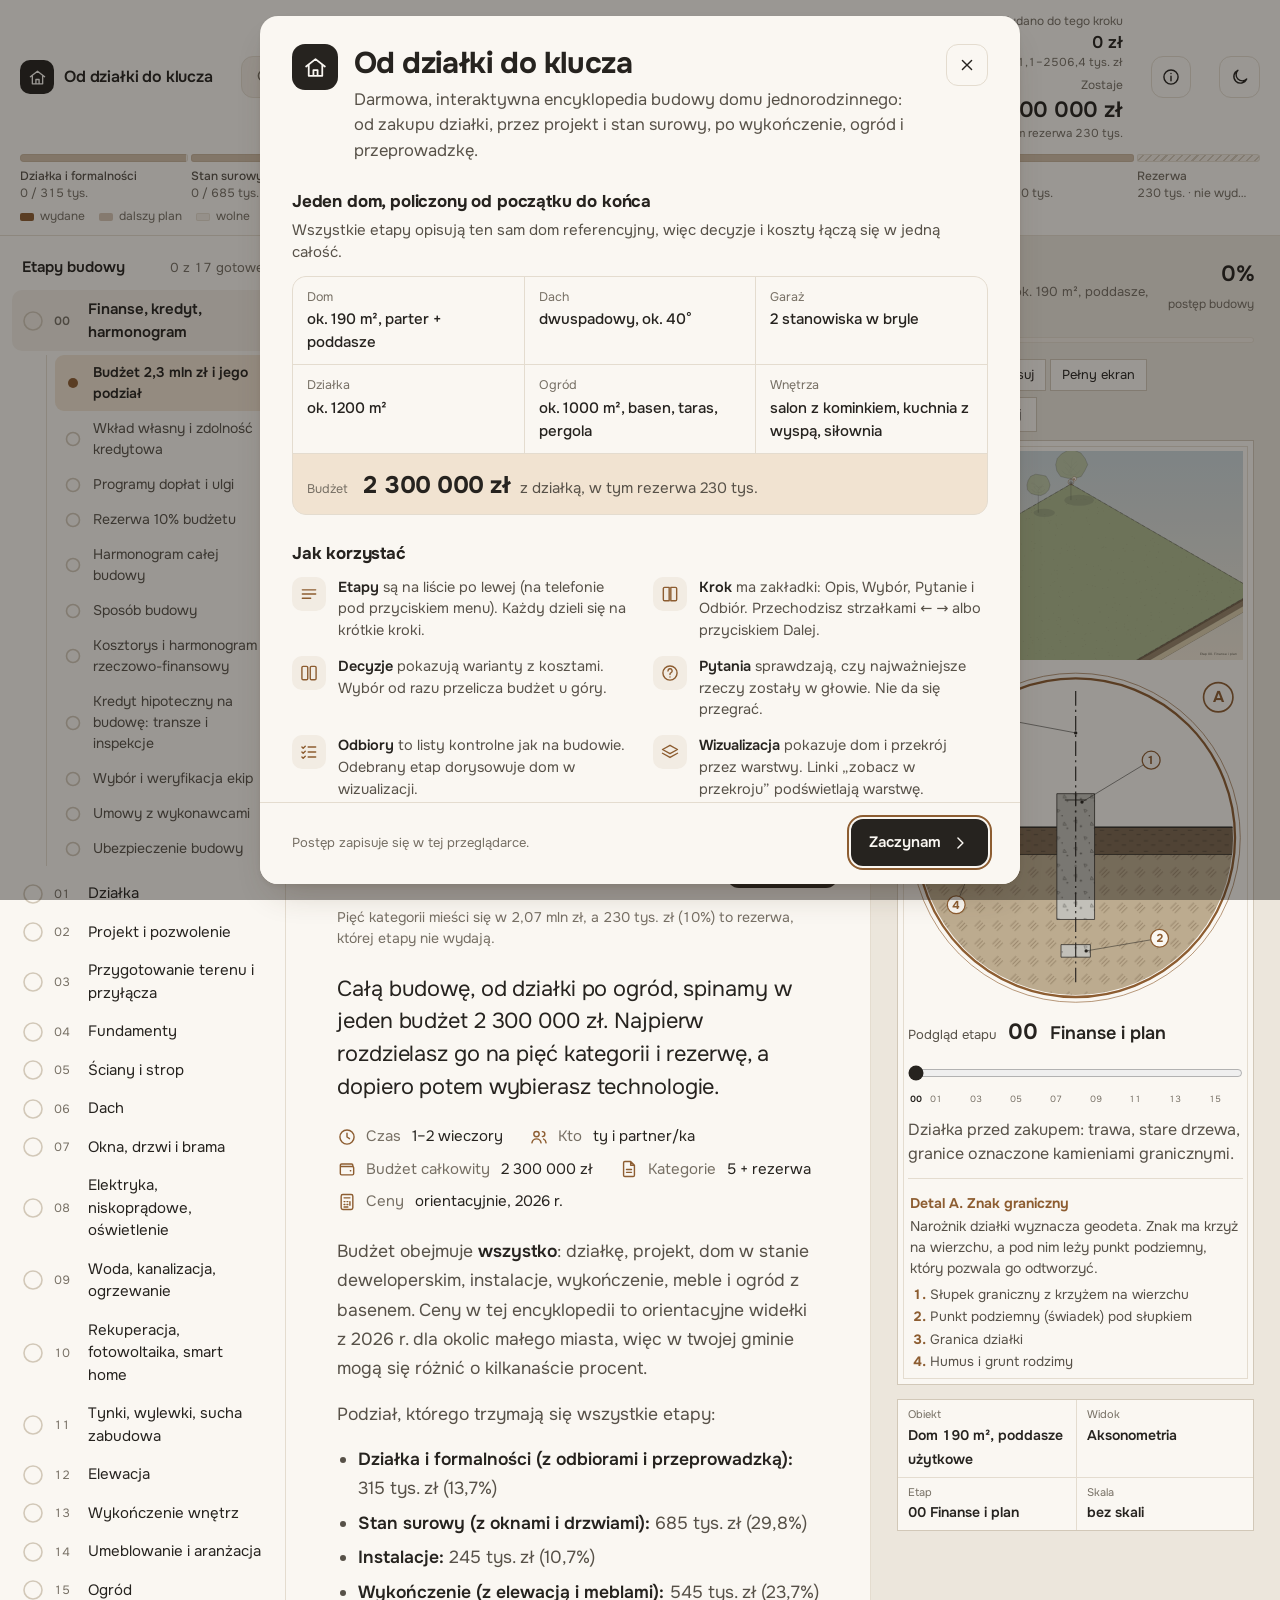
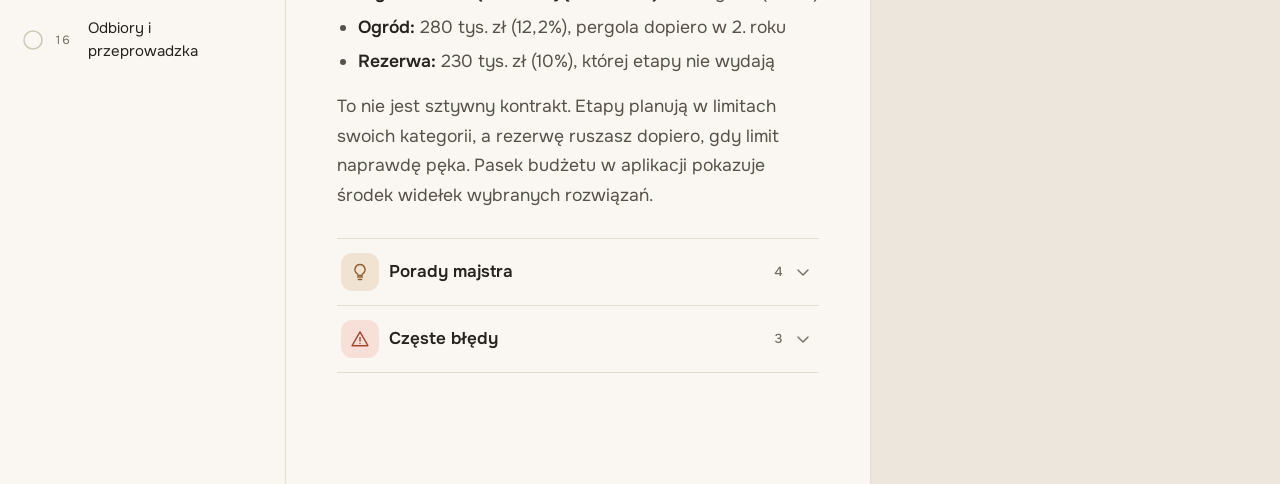
<file: index.html>
<!doctype html>
<html lang="pl">
<head>
<meta charset="utf-8">
<meta name="viewport" content="width=device-width, initial-scale=1, viewport-fit=cover">
<title>Od działki do klucza · interaktywny poradnik budowy domu</title>
<meta name="description" content="Darmowa, interaktywna encyklopedia budowy domu od działki do klucza: 17 etapów, decyzje z kosztami, quizy, listy odbiorów i rosnący dom. Budżet 2,3 mln zł, ceny orientacyjne z 2026 r.">
<meta name="theme-color" content="#ece6dc" media="(prefers-color-scheme: light)">
<meta name="theme-color" content="#141312" media="(prefers-color-scheme: dark)">
<meta name="color-scheme" content="light dark">
<meta property="og:type" content="website">
<meta property="og:locale" content="pl_PL">
<meta property="og:site_name" content="Od działki do klucza">
<meta property="og:title" content="Od działki do klucza · interaktywny poradnik budowy domu">
<meta property="og:description" content="17 etapów budowy domu z decyzjami, kosztami, quizami i odbiorami. Dom ok. 190 m², budżet 2,3 mln zł. Materiał edukacyjny.">
<meta property="og:url" content="https://mkazmierski4.github.io/budowa-domu/">
<meta property="og:image" content="https://mkazmierski4.github.io/budowa-domu/og.png">
<meta property="og:image:width" content="1200">
<meta property="og:image:height" content="630">
<meta property="og:image:alt" content="Ekran poradnika: etapy budowy, budżet i rysunek domu z ogrodem">
<meta name="twitter:card" content="summary_large_image">
<link rel="icon" href="favicon.svg" type="image/svg+xml">
<link rel="stylesheet" href="css/fonts.css">
<link rel="stylesheet" href="css/style.css">
<link rel="stylesheet" href="css/viz.css">
<link rel="stylesheet" href="css/illus.css">
<script>try { var t = localStorage.getItem('budowa-theme'); if (t) document.documentElement.dataset.theme = t; } catch(e){}</script>
</head>
<body>
<svg width="0" height="0" style="position:absolute" aria-hidden="true">
  <symbol id="i-house" viewBox="0 0 24 24"><path d="M3 11 12 4l9 7M5.5 9.5V20h13V9.5M10 20v-5.5h4V20"/></symbol>
  <symbol id="i-menu" viewBox="0 0 24 24"><path d="M4 7h16M4 12h16M4 17h10"/></symbol>
  <symbol id="i-sun" viewBox="0 0 24 24"><circle cx="12" cy="12" r="4"/><path d="M12 2.5v2M12 19.5v2M2.5 12h2M19.5 12h2M5.3 5.3l1.4 1.4M17.3 17.3l1.4 1.4M5.3 18.7l1.4-1.4M17.3 6.7l1.4-1.4"/></symbol>
  <symbol id="i-moon" viewBox="0 0 24 24"><path d="M20 14.5A8 8 0 1 1 9.5 4a6.5 6.5 0 0 0 10.5 10.5z"/></symbol>
  <symbol id="i-left" viewBox="0 0 24 24"><path d="M14.5 6 8.5 12l6 6"/></symbol>
  <symbol id="i-right" viewBox="0 0 24 24"><path d="m9.5 6 6 6-6 6"/></symbol>
  <symbol id="i-down" viewBox="0 0 24 24"><path d="m6 9.5 6 6 6-6"/></symbol>
  <symbol id="i-check" viewBox="0 0 24 24"><path d="M5 12.5 10 17.5 19 7"/></symbol>
  <symbol id="i-bulb" viewBox="0 0 24 24"><path d="M9 18h6M10 21h4M12 3a6 6 0 0 0-3.6 10.8c.7.6 1.1 1.3 1.1 2.2h5c0-.9.4-1.6 1.1-2.2A6 6 0 0 0 12 3z"/></symbol>
  <symbol id="i-alert" viewBox="0 0 24 24"><path d="M12 3.5 21.5 20h-19zM12 10v4.5M12 17.3v.2"/></symbol>
  <symbol id="i-file" viewBox="0 0 24 24"><path d="M14 3H7a1.5 1.5 0 0 0-1.5 1.5v15A1.5 1.5 0 0 0 7 21h10a1.5 1.5 0 0 0 1.5-1.5V7.5zM14 3v4.5h4.5M9 12.5h6M9 16h6"/></symbol>
  <symbol id="i-clock" viewBox="0 0 24 24"><circle cx="12" cy="12" r="8.5"/><path d="M12 7.5V12l3 2"/></symbol>
  <symbol id="i-users" viewBox="0 0 24 24"><circle cx="9" cy="8.5" r="3.2"/><path d="M3.5 19c.6-3 2.8-4.8 5.5-4.8s4.9 1.8 5.5 4.8M16 5.5a3 3 0 0 1 0 6M17.5 14.5c1.6.6 2.7 2.2 3 4.5"/></symbol>
  <symbol id="i-rebar" viewBox="0 0 24 24"><path d="M7 4v16M12 4v16M17 4v16M4 8.5h16M4 15.5h16"/></symbol>
  <symbol id="i-wallet" viewBox="0 0 24 24"><path d="M4 7.5A1.5 1.5 0 0 1 5.5 6h12A1.5 1.5 0 0 1 19 7.5V9M4 7.5v10A1.5 1.5 0 0 0 5.5 19h13a1.5 1.5 0 0 0 1.5-1.5v-7A1.5 1.5 0 0 0 18.5 9h-13A1.5 1.5 0 0 1 4 7.5zM16 14h.5"/></symbol>
  <symbol id="i-shield" viewBox="0 0 24 24"><path d="M12 3 19 6v5.5c0 4.4-3 8-7 9.5-4-1.5-7-5.1-7-9.5V6z"/></symbol>
  <symbol id="i-plus" viewBox="0 0 24 24"><path d="M12 5v14M5 12h14"/></symbol>
  <symbol id="i-minus" viewBox="0 0 24 24"><path d="M5 12h14"/></symbol>
  <symbol id="i-book" viewBox="0 0 24 24"><path d="M4 5.5A1.5 1.5 0 0 1 5.5 4H11v16H5.5A1.5 1.5 0 0 1 4 18.5zM20 5.5A1.5 1.5 0 0 0 18.5 4H13v16h5.5a1.5 1.5 0 0 0 1.5-1.5z"/></symbol>
  <symbol id="i-compare" viewBox="0 0 24 24"><rect x="3.5" y="4" width="7" height="16" rx="1.5"/><rect x="13.5" y="4" width="7" height="16" rx="1.5"/></symbol>
  <symbol id="i-question" viewBox="0 0 24 24"><circle cx="12" cy="12" r="8.5"/><path d="M9.6 9.5a2.5 2.5 0 1 1 3.4 2.3c-.6.3-1 .8-1 1.5v.4M12 16.6v.2"/></symbol>
  <symbol id="i-listcheck" viewBox="0 0 24 24"><path d="M11 6h9M11 12h9M11 18h9M3.5 6l1.5 1.5L7.5 5M3.5 12l1.5 1.5 2.5-2.5M3.5 18l1.5 1.5 2.5-2.5"/></symbol>
  <symbol id="i-stamp" viewBox="0 0 24 24"><path d="M9.5 3.5h5l-1 6.5h-3zM5 13.5c0-1.9 1.6-3.5 3.5-3.5h7c1.9 0 3.5 1.6 3.5 3.5V16H5zM4 20h16"/></symbol>
  <symbol id="i-calc" viewBox="0 0 24 24"><rect x="5" y="3" width="14" height="18" rx="2"/><path d="M8.5 7h7M8.5 11.5h1M12 11.5h1M15.5 11.5v4.5M8.5 15h1M12 15h1M8.5 18h4.5"/></symbol>
  <symbol id="i-layers" viewBox="0 0 24 24"><path d="M12 4 21 9l-9 5-9-5zM3 13.5l9 5 9-5"/></symbol>
  <symbol id="i-search" viewBox="0 0 24 24"><circle cx="10.5" cy="10.5" r="6.5"/><path d="m15.5 15.5 5 5"/></symbol>
  <symbol id="i-info" viewBox="0 0 24 24"><circle cx="12" cy="12" r="8.5"/><path d="M12 11v5.5M12 7.6v.2"/></symbol>
  <symbol id="i-close" viewBox="0 0 24 24"><path d="M6.5 6.5l11 11M17.5 6.5l-11 11"/></symbol>
  <symbol id="i-enter" viewBox="0 0 24 24"><path d="M19 5v7a3 3 0 0 1-3 3H6M10 11l-4 4 4 4"/></symbol>
</svg>

<div class="app" id="app" data-view="krok">
  <header class="top">
    <div class="top-row">
      <button class="iconbtn menu-btn" id="menuBtn" aria-label="Pokaż etapy budowy" aria-expanded="false"><svg class="ico"><use href="#i-menu"/></svg></button>
      <div class="brand"><span class="brand-mark"><svg class="ico"><use href="#i-house"/></svg></span><span class="brand-t">Od działki do klucza</span></div>
      <button class="sfield" id="searchBtn" aria-label="Szukaj w poradniku (Ctrl+K)" aria-haspopup="dialog"><svg class="ico"><use href="#i-search"/></svg><span class="sfield-t">Szukaj w poradniku</span><kbd class="sfield-k">Ctrl K</kbd></button>
      <div class="money" aria-live="polite">
        <div class="total"><span>Budżet</span><b class="num">2 300 000 zł</b></div>
        <div class="spent"><span>Wydano do tego kroku</span><b class="num" id="mSpent">0 zł</b><small class="num" id="mRange"></small></div>
        <div class="left"><span>Zostaje</span><b class="num" id="mLeft">0 zł</b><small class="num" id="mRes"></small><em class="delta num" id="delta"></em></div>
      </div>
      <button class="iconbtn" id="aboutBtn" aria-label="O poradniku" title="O poradniku"><svg class="ico"><use href="#i-info"/></svg></button>
      <button class="iconbtn" id="themeBtn" aria-label="Przełącz motyw"><svg class="ico"><use id="themeIco" href="#i-moon"/></svg></button>
    </div>
    <div class="bar" id="bar" role="img" aria-label="Podział budżetu na kategorie"></div>
    <div class="bar-key" aria-hidden="true"><span><i class="k-f"></i>wydane</span><span><i class="k-c"></i>dalszy plan</span><span><i class="k-e"></i>wolne</span></div>
  </header>

  <div class="body">
    <nav class="rail" id="rail" aria-label="Etapy budowy"></nav>

    <main class="main" id="main">
      <div class="scroll" id="scroll"><div class="stepwrap" id="stepwrap"></div></div>
      <div class="foot">
        <button class="nav prev" id="prev"><svg class="ico"><use href="#i-left"/></svg><span id="prevT">Wstecz</span></button>
        <div class="dots" id="dots" aria-hidden="true"></div>
        <div class="keys" aria-hidden="true"><kbd><svg class="ico"><use href="#i-left"/></svg></kbd><kbd><svg class="ico"><use href="#i-right"/></svg></kbd></div>
        <button class="nav next" id="next"><span id="nextT">Dalej</span><svg class="ico"><use href="#i-right"/></svg></button>
      </div>
    </main>

    <aside class="vizpane" id="vizpane" aria-label="Wizualizacja domu"><div class="vizpane-in" id="vizpaneIn">
      <div class="viz-h">
        <div><h2>Twój dom</h2><p>Dom referencyjny, ok. 190 m², poddasze, garaż w bryle</p></div>
        <div class="pct"><b class="num" id="pct">0%</b><span>postęp budowy</span></div>
      </div>
      <div class="hp"><i id="hp"></i></div>
      <div id="viz"></div>
    </div></aside>
  </div>

  <nav class="tabbar" role="tablist" aria-label="Widok">
    <button role="tab" aria-selected="true" data-view="krok"><svg class="ico"><use href="#i-book"/></svg>Krok</button>
    <button role="tab" aria-selected="false" data-view="dom"><svg class="ico"><use href="#i-house"/></svg>Dom</button>
  </nav>
</div>
<div class="scrim" id="scrim"></div>
<div class="toast" id="toast" role="status"><svg class="ico"><use href="#i-stamp"/></svg><span id="toastT"></span></div>

<dialog class="srch" id="srch" aria-label="Szukaj w poradniku">
  <div class="srch-in">
    <div class="srch-f"><svg class="ico"><use href="#i-search"/></svg><input id="srchQ" type="text" placeholder="Szukaj: ława, pompa ciepła, odbiór…" autocomplete="off" spellcheck="false" role="combobox" aria-expanded="true" aria-controls="srchR" aria-autocomplete="list"><button class="srch-x" id="srchX" aria-label="Zamknij wyszukiwarkę"><kbd>Esc</kbd><svg class="ico"><use href="#i-close"/></svg></button></div>
    <ul class="srch-r" id="srchR" role="listbox" aria-label="Wyniki"></ul>
    <p class="srch-s" id="srchS" aria-live="polite"></p>
  </div>
</dialog>

<dialog class="hello" id="hello" aria-labelledby="helloH">
  <div class="hello-in">
    <header class="hello-h">
      <span class="brand-mark"><svg class="ico"><use href="#i-house"/></svg></span>
      <div><h2 id="helloH">Od działki do klucza</h2><p>Darmowa, interaktywna encyklopedia budowy domu jednorodzinnego: od zakupu działki, przez projekt i stan surowy, po wykończenie, ogród i przeprowadzkę.</p></div>
      <button class="iconbtn hello-x" data-close aria-label="Zamknij"><svg class="ico"><use href="#i-close"/></svg></button>
    </header>
    <section class="hello-ref">
      <h3>Jeden dom, policzony od początku do końca</h3>
      <p>Wszystkie etapy opisują ten sam dom referencyjny, więc decyzje i koszty łączą się w jedną całość.</p>
      <dl class="hello-spec">
        <div><dt>Dom</dt><dd>ok. 190 m², parter + poddasze</dd></div>
        <div><dt>Dach</dt><dd>dwuspadowy, ok. 40°</dd></div>
        <div><dt>Garaż</dt><dd>2 stanowiska w bryle</dd></div>
        <div><dt>Działka</dt><dd>ok. 1200 m²</dd></div>
        <div><dt>Ogród</dt><dd>ok. 1000 m², basen, taras, pergola</dd></div>
        <div><dt>Wnętrza</dt><dd>salon z kominkiem, kuchnia z wyspą, siłownia</dd></div>
        <div class="big"><dt>Budżet</dt><dd><b class="num">2 300 000 zł</b> z działką, w tym rezerwa 230 tys.</dd></div>
      </dl>
    </section>
    <section class="hello-how">
      <h3>Jak korzystać</h3>
      <ul>
        <li><svg class="ico"><use href="#i-menu"/></svg><div><b>Etapy</b> są na liście po lewej (na telefonie pod przyciskiem menu). Każdy dzieli się na krótkie kroki.</div></li>
        <li><svg class="ico"><use href="#i-book"/></svg><div><b>Krok</b> ma zakładki: Opis, Wybór, Pytanie i Odbiór. Przechodzisz strzałkami ← → albo przyciskiem Dalej.</div></li>
        <li><svg class="ico"><use href="#i-compare"/></svg><div><b>Decyzje</b> pokazują warianty z kosztami. Wybór od razu przelicza budżet u góry.</div></li>
        <li><svg class="ico"><use href="#i-question"/></svg><div><b>Pytania</b> sprawdzają, czy najważniejsze rzeczy zostały w głowie. Nie da się przegrać.</div></li>
        <li><svg class="ico"><use href="#i-listcheck"/></svg><div><b>Odbiory</b> to listy kontrolne jak na budowie. Odebrany etap dorysowuje dom w wizualizacji.</div></li>
        <li><svg class="ico"><use href="#i-layers"/></svg><div><b>Wizualizacja</b> pokazuje dom i przekrój przez warstwy. Linki „zobacz w przekroju” podświetlają warstwę.</div></li>
        <li><svg class="ico"><use href="#i-search"/></svg><div><b>Wyszukiwarka</b> otwiera się skrótem Ctrl+K albo lupą w pasku.</div></li>
      </ul>
    </section>
    <p class="hello-warn"><svg class="ico"><use href="#i-alert"/></svg><span>Ceny są orientacyjne, z 2026 r., dla okolic małego miasta. To materiał edukacyjny: nie zastępuje projektanta, kierownika budowy ani porady prawnej czy finansowej.</span></p>
    <footer class="hello-f"><span>Postęp zapisuje się w tej przeglądarce.</span><button class="btn" data-close>Zaczynam<svg class="ico"><use href="#i-right"/></svg></button></footer>
  </div>
</dialog>

<!-- Silnik i wizualizacja -->
<script src="js/engine.js"></script>
<script src="js/viz.js"></script>
<script src="js/illus.js"></script>

<!-- Widgety: wspólne + jeden plik na etap (brakujące pliki silnik pomija) -->
<script src="js/widgets/koszty-zakupu.js"></script>
<script src="js/widgets/00-finanse.js"></script>
<script src="js/widgets/02-projekt.js"></script>
<script src="js/widgets/03-przygotowanie.js"></script>
<script src="js/widgets/04-fundamenty.js"></script>
<script src="js/widgets/05-sciany.js"></script>
<script src="js/widgets/06-dach.js"></script>
<script src="js/widgets/07-okna.js"></script>
<script src="js/widgets/08-elektryka.js"></script>
<script src="js/widgets/09-woda-ogrzewanie.js"></script>
<script src="js/widgets/10-rekuperacja-pv.js"></script>
<script src="js/widgets/11-tynki-wylewki.js"></script>
<script src="js/widgets/12-elewacja.js"></script>
<script src="js/widgets/13-wykonczenie.js"></script>
<script src="js/widgets/14-umeblowanie.js"></script>
<script src="js/widgets/15-ogrod.js"></script>
<script src="js/widgets/16-odbiory.js"></script>

<!-- Ilustracje kroków: jeden plik na etap (brakujące pliki silnik pomija) -->
<script src="js/illus/00-finanse.js"></script>
<script src="js/illus/01-dzialka.js"></script>
<script src="js/illus/02-projekt.js"></script>
<script src="js/illus/03-przygotowanie.js"></script>
<script src="js/illus/04-fundamenty.js"></script>
<script src="js/illus/05-sciany.js"></script>
<script src="js/illus/06-dach.js"></script>
<script src="js/illus/07-okna.js"></script>
<script src="js/illus/08-elektryka.js"></script>
<script src="js/illus/09-woda-ogrzewanie.js"></script>
<script src="js/illus/10-rekuperacja-pv.js"></script>
<script src="js/illus/11-tynki-wylewki.js"></script>
<script src="js/illus/12-elewacja.js"></script>
<script src="js/illus/13-wykonczenie.js"></script>
<script src="js/illus/14-umeblowanie.js"></script>
<script src="js/illus/15-ogrod.js"></script>
<script src="js/illus/16-odbiory.js"></script>

<!-- Treść: jeden plik = jeden etap -->
<script src="content/00-finanse.js"></script>
<script src="content/01-dzialka.js"></script>
<script src="content/02-projekt.js"></script>
<script src="content/03-przygotowanie.js"></script>
<script src="content/04-fundamenty.js"></script>
<script src="content/05-sciany.js"></script>
<script src="content/06-dach.js"></script>
<script src="content/07-okna.js"></script>
<script src="content/08-elektryka.js"></script>
<script src="content/09-woda-ogrzewanie.js"></script>
<script src="content/10-rekuperacja-pv.js"></script>
<script src="content/11-tynki-wylewki.js"></script>
<script src="content/12-elewacja.js"></script>
<script src="content/13-wykonczenie.js"></script>
<script src="content/14-umeblowanie.js"></script>
<script src="content/15-ogrod.js"></script>
<script src="content/16-odbiory.js"></script>
</body>
</html>
</file>
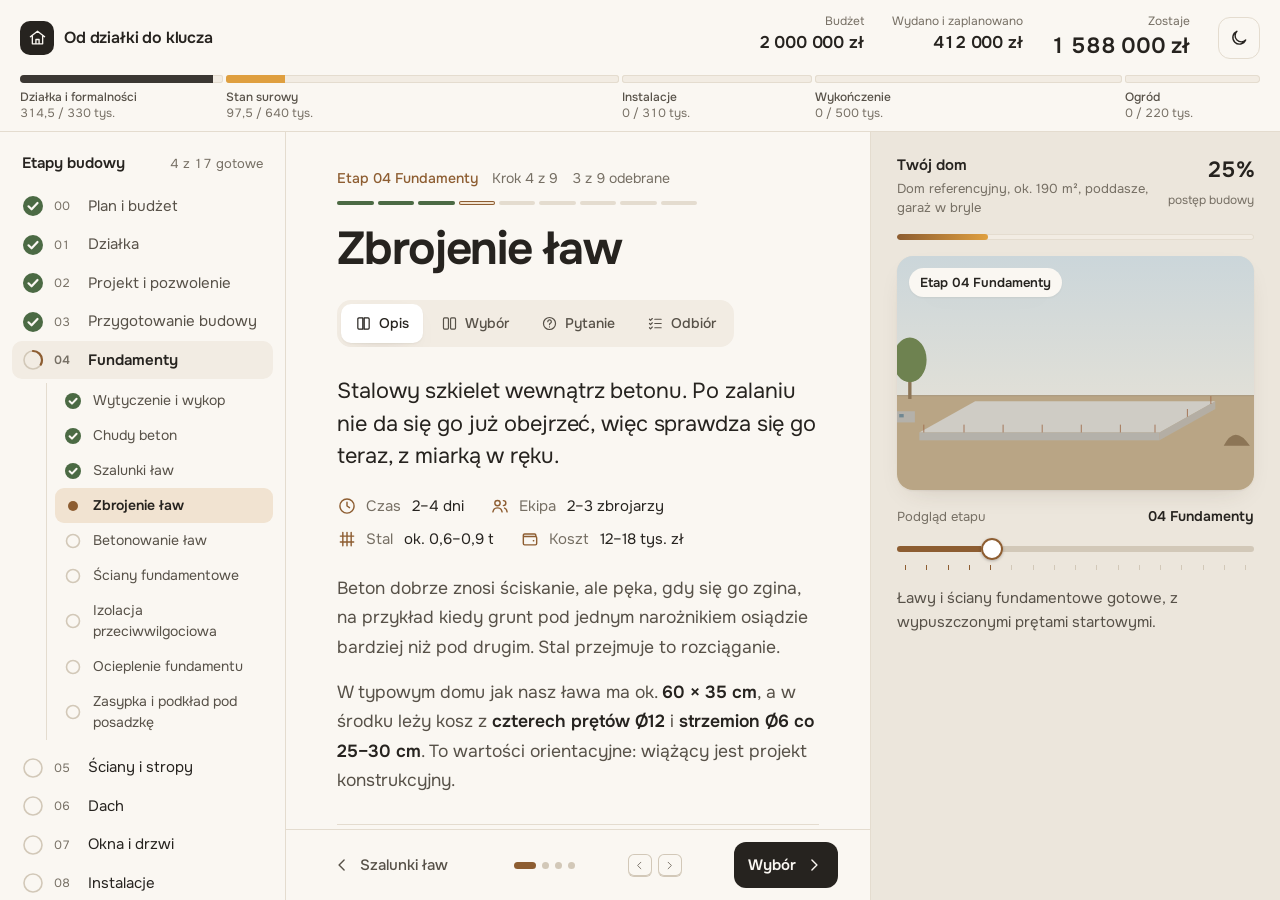
<file: makieta/makieta-v2.html>
<!doctype html>
<html lang="pl">
<head>
<meta charset="utf-8">
<meta name="viewport" content="width=device-width, initial-scale=1, viewport-fit=cover">
<title>Od działki do klucza</title>
<meta name="claude:viewport-fit-sides" content="cover">
<link rel="preconnect" href="https://fonts.googleapis.com">
<link rel="preconnect" href="https://fonts.gstatic.com" crossorigin>
<link rel="stylesheet" href="https://fonts.googleapis.com/css2?family=Onest:wght@400;500;600;700&display=swap">
<style>
/* Aplikacja w trzech strefach: pasek budżetu u góry, etapy po lewej, krok w środku (porcjami), dom po prawej. */
:root{
  color-scheme:light;
  --bg:#ece6dc; --pane:#faf7f2; --pane-2:#f2ece3; --raise:#ffffff;
  --ink:#26231f; --ink-2:#575148; --ink-3:#766f64;
  --line:#e4dccf; --line-2:#d2c8b8;
  --wood:#8d5d31; --wood-soft:#f1e3d1; --lamp:#df9f3f; --lamp-soft:#f9e7c7;
  --moss:#4b6a44; --moss-soft:#e0e9da; --rust:#ad442e; --rust-soft:#f7e0d8;
  --spent:#3b3733; --on-ink:#faf7f2;
  --shadow:0 1px 2px rgba(70,50,30,.06),0 10px 28px -14px rgba(70,50,30,.22);
  --shadow-hi:0 2px 4px rgba(70,50,30,.08),0 18px 36px -16px rgba(70,50,30,.32);
  --draw:#7a6a55; --stars-op:0;
  --sky1:#CBD6DA; --sky2:#EFE6D6; --ground:#B9A585; --ground-dark:#8C7556; --lawn:#8FA06A; --lawn-dark:#6E8250;
  --raw:#C38A63; --raw-line:#A06E4D; --concrete:#B4B1AA; --concrete-top:#CFCCC5;
  --plaster:#F2EEE6; --plaster-side:#DCD5C8; --stone:#9C9387; --stone-line:#7D756B;
  --cladding:#A9743F; --cladding-line:#80552C; --roof:#3A3D42; --roof-line:#2C2E32;
  --glass:#6F8792; --frame:#2E3033; --lit:#F6C46E; --lit-op:.45; --glow-op:0; --water:#7FB3C4; --scaff:#7C7F84; --amber:#F0A93C;
  --f:"Onest","Segoe UI",system-ui,-apple-system,sans-serif;
  --out:cubic-bezier(.22,1,.36,1); --spring:cubic-bezier(.34,1.45,.64,1);
}
@media (prefers-color-scheme:dark){:root:not([data-theme="light"]){
  color-scheme:dark;
  --bg:#141312; --pane:#1c1b19; --pane-2:#24221f; --raise:#2a2825;
  --ink:#efe8dd; --ink-2:#bab2a6; --ink-3:#958d81;
  --line:#2e2b27; --line-2:#403b35;
  --wood:#d6a16b; --wood-soft:#3a2c1f; --lamp:#f3b75d; --lamp-soft:#3b2f1e;
  --moss:#98b98a; --moss-soft:#223025; --rust:#ee9076; --rust-soft:#3c2520;
  --spent:#d9d0c2; --on-ink:#1c1b19;
  --shadow:0 1px 0 rgba(255,255,255,.03) inset,0 12px 30px -16px rgba(0,0,0,.7);
  --shadow-hi:0 1px 0 rgba(255,255,255,.05) inset,0 20px 40px -18px rgba(0,0,0,.8);
  --draw:#f3b75d; --stars-op:1;
  --sky1:#0F1726; --sky2:#3A3B4A; --ground:#3B3428; --ground-dark:#2A251D; --lawn:#33402C; --lawn-dark:#26301F;
  --raw:#7A5844; --raw-line:#5E4333; --concrete:#5E5D5A; --concrete-top:#6C6B67;
  --plaster:#B9B2A6; --plaster-side:#8F897F; --stone:#6C665E; --stone-line:#4F4A44;
  --cladding:#7A5330; --cladding-line:#5A3C22; --roof:#25272B; --roof-line:#1A1B1E;
  --glass:#2C3940; --frame:#151618; --lit:#FFC56A; --lit-op:.95; --glow-op:.55; --water:#3E8FA6; --scaff:#8A8D92; --amber:#F4B860;
}}
:root[data-theme="dark"]{
  color-scheme:dark;
  --bg:#141312; --pane:#1c1b19; --pane-2:#24221f; --raise:#2a2825;
  --ink:#efe8dd; --ink-2:#bab2a6; --ink-3:#958d81;
  --line:#2e2b27; --line-2:#403b35;
  --wood:#d6a16b; --wood-soft:#3a2c1f; --lamp:#f3b75d; --lamp-soft:#3b2f1e;
  --moss:#98b98a; --moss-soft:#223025; --rust:#ee9076; --rust-soft:#3c2520;
  --spent:#d9d0c2; --on-ink:#1c1b19;
  --shadow:0 1px 0 rgba(255,255,255,.03) inset,0 12px 30px -16px rgba(0,0,0,.7);
  --shadow-hi:0 1px 0 rgba(255,255,255,.05) inset,0 20px 40px -18px rgba(0,0,0,.8);
  --draw:#f3b75d; --stars-op:1;
  --sky1:#0F1726; --sky2:#3A3B4A; --ground:#3B3428; --ground-dark:#2A251D; --lawn:#33402C; --lawn-dark:#26301F;
  --raw:#7A5844; --raw-line:#5E4333; --concrete:#5E5D5A; --concrete-top:#6C6B67;
  --plaster:#B9B2A6; --plaster-side:#8F897F; --stone:#6C665E; --stone-line:#4F4A44;
  --cladding:#7A5330; --cladding-line:#5A3C22; --roof:#25272B; --roof-line:#1A1B1E;
  --glass:#2C3940; --frame:#151618; --lit:#FFC56A; --lit-op:.95; --glow-op:.55; --water:#3E8FA6; --scaff:#8A8D92; --amber:#F4B860;
}

*{box-sizing:border-box}
html,body{height:100%}
body{margin:0;background:var(--bg);color:var(--ink);font-family:var(--f);font-size:16px;line-height:1.5;-webkit-font-smoothing:antialiased;overflow:hidden}
button,input{font:inherit;color:inherit}
button{cursor:pointer}
:focus-visible{outline:2px solid var(--wood);outline-offset:2px;border-radius:6px}
.ico{width:20px;height:20px;flex:none;fill:none;stroke:currentColor;stroke-width:1.7;stroke-linecap:round;stroke-linejoin:round}
[hidden]{display:none!important}
.sr{position:absolute;width:1px;height:1px;overflow:hidden;clip:rect(0 0 0 0);white-space:nowrap}
.num{font-variant-numeric:tabular-nums}

/* ---------- szkielet aplikacji ---------- */
.app{height:100%;display:grid;grid-template-columns:minmax(0,1fr);grid-template-rows:auto minmax(0,1fr)}
.top-row,.money{min-width:0}
.top{background:var(--pane);border-bottom:1px solid var(--line);padding-left:max(20px,env(safe-area-inset-left,0px));padding-right:max(20px,env(safe-area-inset-right,0px));padding-block:12px 10px;position:relative;z-index:3}
.top-row{display:flex;align-items:center;gap:16px 28px}
.brand{display:flex;align-items:center;gap:10px;font-weight:600;font-size:16px;letter-spacing:-.01em;white-space:nowrap}
.brand-mark{display:grid;place-items:center;width:34px;height:34px;border-radius:10px;background:var(--ink);color:var(--on-ink)}
.brand-mark .ico{width:19px;height:19px}
.money{display:flex;align-items:baseline;gap:6px 28px;margin-left:auto;flex-wrap:wrap;justify-content:flex-end}
.money div{display:flex;flex-direction:column;align-items:flex-end;position:relative}
.money span{font-size:12px;color:var(--ink-3)}
.money b{font-weight:600;font-size:17px;letter-spacing:-.01em}
.money .left b{font-size:22px}
.delta{position:absolute;right:calc(100% + 12px);bottom:1px;padding:3px 9px;border-radius:999px;font-size:13px;font-weight:600;background:var(--lamp-soft);color:var(--wood);white-space:nowrap;opacity:0;pointer-events:none}
.delta.minus{background:var(--moss-soft);color:var(--moss)}
.iconbtn{display:grid;place-items:center;width:42px;height:42px;border-radius:12px;border:1px solid var(--line);background:var(--pane);transition:background-color .15s,transform .2s var(--spring)}
.iconbtn:hover{background:var(--pane-2)}
.iconbtn:active{transform:scale(.94)}
.menu-btn{display:none}
.bar{display:flex;gap:3px;margin-top:12px}
.seg{flex-basis:0;min-width:0}
.trk{position:relative;display:block;height:8px;border-radius:3px;background:var(--pane-2);overflow:hidden;box-shadow:inset 0 0 0 1px var(--line)}
.seg:first-child .trk{border-radius:5px 3px 3px 5px}
.seg:last-child .trk{border-radius:3px 5px 5px 3px}
.trk i{position:absolute;top:0;bottom:0;left:0;width:0;transition:width .6s var(--spring),left .6s var(--spring)}
.trk .f{background:var(--spent)}
.trk .c{background:var(--lamp)}
.seg.flash .trk{animation:flash .9s var(--out)}
@keyframes flash{0%{box-shadow:inset 0 0 0 1px var(--line),0 0 0 0 var(--lamp)}30%{box-shadow:inset 0 0 0 1px var(--lamp),0 0 0 4px var(--lamp-soft)}100%{box-shadow:inset 0 0 0 1px var(--line),0 0 0 0 transparent}}
.seg-l{display:flex;flex-direction:column;gap:0;margin-top:6px;padding-right:8px;font-size:12px;line-height:1.35;color:var(--ink-3);white-space:nowrap;overflow:hidden}
.seg-l b{font-weight:500;color:var(--ink-2);overflow:hidden;text-overflow:ellipsis}
.seg-l span{overflow:hidden;text-overflow:ellipsis}

.body{display:grid;grid-template-columns:286px minmax(0,1fr) minmax(360px,32vw);min-height:0}

/* ---------- etapy ---------- */
.rail{background:var(--pane);border-right:1px solid var(--line);overflow:auto;padding:20px 12px 24px;min-height:0}
.rail-h{display:flex;justify-content:space-between;align-items:baseline;padding:0 10px 12px}
.rail-h h2{margin:0;font-size:15px;font-weight:600}
.rail-h span{font-size:13px;color:var(--ink-3)}
.stages,.steps{list-style:none;margin:0;padding:0}
.stg{display:grid;grid-template-columns:24px 26px minmax(0,1fr);align-items:center;gap:8px;width:100%;text-align:left;border:0;background:none;padding:8px 10px;border-radius:10px;font-size:15px;transition:background-color .15s}
.stg:hover{background:var(--pane-2)}
.stg .nr{font-size:12px;color:var(--ink-3)}
.stg.done .t{color:var(--ink-2)}
.stg.cur{background:var(--pane-2);font-weight:600}
.stat{width:22px;height:22px;display:block}
.stat circle{fill:none;stroke:var(--line-2);stroke-width:1.6}
.stat .ring{stroke:var(--wood);stroke-width:2.2;stroke-linecap:round;transform:rotate(-90deg);transform-origin:center;transition:stroke-dashoffset .6s var(--out)}
.stat .dot{fill:var(--moss);stroke:none}
.stat .ck{fill:none;stroke:var(--pane);stroke-width:2.2;stroke-linecap:round;stroke-linejoin:round}
.steps{margin:4px 0 8px 34px;border-left:1px solid var(--line);padding-left:8px}
.stp{display:grid;grid-template-columns:18px minmax(0,1fr);gap:10px;align-items:center;width:100%;text-align:left;border:0;background:none;padding:7px 10px;border-radius:9px;font-size:14px;color:var(--ink-2);transition:background-color .15s,color .15s}
.stp:hover{background:var(--pane-2);color:var(--ink)}
.stp[aria-current="step"]{background:var(--wood-soft);color:var(--ink);font-weight:600}
.mini{width:16px;height:16px;display:block}
.mini circle{fill:none;stroke:var(--line-2);stroke-width:1.6}
.mini .on{fill:var(--wood);stroke:none}
.mini .dn{fill:var(--moss);stroke:none}
.mini path{fill:none;stroke:var(--pane);stroke-width:2;stroke-linecap:round;stroke-linejoin:round;stroke-dasharray:14;stroke-dashoffset:0}
.mini.pop path{animation:drawck .45s .1s var(--out) backwards}
.mini.pop .dn{animation:pop .45s var(--spring) backwards}
@keyframes drawck{from{stroke-dashoffset:14}}
@keyframes pop{from{transform:scale(.2);opacity:0}}
.mini .dn,.stat .dot{transform-origin:center;transform-box:fill-box}

/* ---------- krok ---------- */
.main{display:flex;flex-direction:column;min-height:0;min-width:0;background:var(--pane)}
.scroll{flex:1;overflow:auto;overscroll-behavior:contain;touch-action:pan-y}
.stepwrap{max-width:780px;margin:0 auto;padding-block:36px 40px;padding-inline:clamp(20px,4vw,56px)}
.sh{position:relative}
.meta{display:flex;flex-wrap:wrap;gap:4px 14px;align-items:center;font-size:14px;color:var(--ink-3)}
.meta b{font-weight:500;color:var(--wood)}
.sbar{display:flex;gap:4px;margin:12px 0 20px;max-width:360px}
.sbar i{flex:1;height:4px;border-radius:2px;background:var(--line);position:relative;overflow:hidden}
.sbar i::after{content:"";position:absolute;inset:0;background:var(--moss);transform:scaleX(0);transform-origin:left;transition:transform .5s var(--out)}
.sbar i.dn::after{transform:none}
.sbar i.on{background:var(--wood-soft);box-shadow:inset 0 0 0 1px var(--wood)}
h1{margin:0;font-size:clamp(32px,3.6vw,46px);line-height:1.06;font-weight:650;letter-spacing:-.028em;text-wrap:balance;padding-right:130px}
.stamp{position:absolute;right:0;top:34px;display:grid;place-items:center;gap:0;padding:8px 14px 7px;border:2.5px solid var(--moss);border-radius:8px;color:var(--moss);transform:rotate(-9deg);text-align:center;line-height:1.1;opacity:0;pointer-events:none}
.stamp::before{content:"";position:absolute;inset:3px;border:1px solid var(--moss);border-radius:5px;opacity:.6}
.stamp b{font-size:15px;font-weight:700;letter-spacing:.14em;text-transform:uppercase}
.stamp span{font-size:11px;letter-spacing:.04em}
.stamp.on{opacity:.92}
.stamp.hit{animation:stamp .5s var(--spring)}
@keyframes stamp{0%{opacity:0;transform:rotate(-20deg) scale(1.9)}55%{opacity:1}100%{opacity:.92;transform:rotate(-9deg) scale(1)}}

.ptabs{position:relative;display:flex;gap:4px;margin:26px 0 0;padding:4px;border-radius:14px;background:var(--pane-2);width:max-content;max-width:100%;overflow-x:auto}
.ptab{position:relative;z-index:1;display:flex;align-items:center;gap:7px;border:0;background:none;padding:9px 14px;border-radius:10px;font-size:14px;font-weight:500;color:var(--ink-2);white-space:nowrap;transition:color .2s}
.ptab .ico{width:17px;height:17px}
.ptab:hover{color:var(--ink)}
.ptab[aria-selected="true"]{color:var(--ink)}
.ptab .okdot{width:6px;height:6px;border-radius:50%;background:var(--moss)}
.pind{position:absolute;z-index:0;top:4px;bottom:4px;left:0;width:0;border-radius:10px;background:var(--raise);box-shadow:var(--shadow);transition:transform .42s var(--spring),width .42s var(--spring)}

.panel{margin-top:28px}
.lead{margin:0;font-size:clamp(19px,1.7vw,22px);line-height:1.5;color:var(--ink);max-width:40em;letter-spacing:-.005em}
.facts{display:flex;flex-wrap:wrap;gap:10px 26px;list-style:none;margin:22px 0 0;padding:0}
.facts li{display:flex;align-items:center;gap:9px;font-size:15px}
.facts .ico{color:var(--wood)}
.facts span{color:var(--ink-3);margin-right:2px}
.prose{margin-top:24px;font-size:17.5px;line-height:1.68;color:var(--ink-2);max-width:62ch}
.prose p{margin:0 0 .9em}
.prose strong{color:var(--ink);font-weight:600}

.acc{margin-top:28px;border-top:1px solid var(--line)}
.acc-i{border-bottom:1px solid var(--line)}
.acc-b{display:grid;grid-template-columns:38px minmax(0,1fr) auto 22px;align-items:center;gap:10px;width:100%;border:0;background:none;padding:14px 4px;text-align:left;font-size:17px;font-weight:600;border-radius:10px;transition:background-color .15s}
.acc-b:hover{background:var(--pane-2)}
.acc-ic{display:grid;place-items:center;width:38px;height:38px;border-radius:11px;background:var(--wood-soft);color:var(--wood)}
.acc-i.warn .acc-ic{background:var(--rust-soft);color:var(--rust)}
.acc-i.formal .acc-ic{background:var(--moss-soft);color:var(--moss)}
.acc-n{font-size:13px;font-weight:500;color:var(--ink-3)}
.acc-b .chev{transition:transform .35s var(--spring);color:var(--ink-3)}
.acc-b[aria-expanded="true"] .chev{transform:rotate(180deg)}
.acc-p{display:grid;grid-template-rows:0fr;transition:grid-template-rows .38s var(--out)}
.acc-p>div{overflow:hidden}
.acc-b[aria-expanded="true"]+.acc-p{grid-template-rows:1fr}
.acc-p ul{list-style:none;margin:0;padding:2px 4px 18px 52px;display:grid;gap:12px;font-size:16.5px;line-height:1.6;color:var(--ink-2);max-width:64ch}
.acc-p li{position:relative}
.acc-p li::before{content:"";position:absolute;left:-18px;top:.68em;width:6px;height:6px;border-radius:50%;background:var(--wood-2,var(--wood));opacity:.7}
.acc-i.warn li::before{background:var(--rust)}
.acc-i.formal li::before{background:var(--moss)}
.fm{display:block;font-size:14px;color:var(--ink-3);margin-top:2px}

/* wybór */
.intro{margin:0 0 20px;font-size:17px;line-height:1.6;color:var(--ink-2);max-width:60ch}
.cards{display:grid;grid-template-columns:repeat(3,minmax(0,1fr));gap:14px}
.card{position:relative;display:flex;flex-direction:column;gap:10px;padding:18px 18px 16px;border-radius:16px;background:var(--raise);box-shadow:var(--shadow),inset 0 0 0 1px var(--line);cursor:pointer;transition:transform .3s var(--spring),box-shadow .25s var(--out)}
.card:hover{transform:translateY(-3px);box-shadow:var(--shadow-hi),inset 0 0 0 1px var(--line-2)}
.card:active{transform:translateY(-1px) scale(.99)}
.card input{position:absolute;opacity:0;pointer-events:none}
.card:has(input:focus-visible){outline:2px solid var(--wood);outline-offset:3px}
.card.on{box-shadow:var(--shadow-hi),inset 0 0 0 2px var(--wood);transform:translateY(-3px)}
.card-top{display:flex;align-items:center;gap:8px;min-height:28px}
.card-k{display:grid;place-items:center;width:28px;height:28px;border-radius:50%;background:var(--pane-2);font-size:13px;font-weight:600;color:var(--ink-2);transition:background-color .25s,color .25s}
.card.on .card-k{background:var(--wood);color:var(--on-ink)}
.rec{font-size:12px;font-weight:600;color:var(--moss);background:var(--moss-soft);padding:3px 9px;border-radius:999px}
.tick{position:absolute;top:14px;right:14px;display:grid;place-items:center;width:26px;height:26px;border-radius:50%;background:var(--wood);color:var(--on-ink);transform:scale(0);transition:transform .4s var(--spring)}
.tick .ico{width:15px;height:15px;stroke-width:2.4}
.card.on .tick{transform:scale(1)}
.card-n{font-size:16px;font-weight:600;line-height:1.3;letter-spacing:-.005em;min-height:2.6em}
.card-c{font-size:22px;font-weight:600;letter-spacing:-.02em}
.card-c small{font-size:14px;font-weight:500;color:var(--ink-3)}
.card-m{display:grid;gap:6px;font-size:14px;color:var(--ink-2);padding-top:10px;border-top:1px solid var(--line)}
.card-m span{display:flex;gap:8px;align-items:flex-start}
.card-m .ico{width:16px;height:16px;color:var(--ink-3);margin-top:2px}
.detail{margin-top:24px}
.pc{display:grid;grid-template-columns:repeat(2,minmax(0,1fr));gap:20px 32px}
.pc h3{margin:0 0 10px;font-size:14px;font-weight:600;color:var(--ink-3)}
.pc ul{list-style:none;margin:0;padding:0;display:grid;gap:8px;font-size:16px}
.pc li{display:flex;gap:10px;align-items:flex-start}
.pc .ico{width:18px;height:18px;margin-top:3px;stroke-width:2}
.pc .pro .ico{color:var(--moss)}
.pc .con .ico{color:var(--rust)}
.why{margin:20px 0 0;padding:16px 18px;border-radius:14px;background:var(--pane-2);font-size:16px;line-height:1.6;color:var(--ink-2);max-width:66ch}
.why b{color:var(--ink);font-weight:600}

/* pytanie */
.q{margin:0 0 20px;font-size:clamp(21px,2vw,25px);line-height:1.35;font-weight:600;letter-spacing:-.015em;max-width:30em}
.answers{display:grid;gap:10px;max-width:620px}
.ans{display:grid;grid-template-columns:32px minmax(0,1fr) 26px;gap:14px;align-items:center;width:100%;text-align:left;padding:14px 16px;border-radius:14px;border:0;background:var(--raise);box-shadow:var(--shadow),inset 0 0 0 1px var(--line);font-size:17px;transition:transform .25s var(--spring),box-shadow .2s,background-color .2s,opacity .2s}
.ans:hover:not(:disabled){transform:translateY(-2px);box-shadow:var(--shadow-hi),inset 0 0 0 1px var(--line-2)}
.ans:active:not(:disabled){transform:scale(.985)}
.ans:disabled{cursor:default}
.ans-k{display:grid;place-items:center;width:30px;height:30px;border-radius:50%;background:var(--pane-2);font-size:13px;font-weight:600;color:var(--ink-2)}
.ans-r{width:26px;height:26px}
.ans-r path{fill:none;stroke-width:2.6;stroke-linecap:round;stroke-linejoin:round}
.ans.ok{background:var(--moss-soft);box-shadow:inset 0 0 0 2px var(--moss)}
.ans.ok .ans-k{background:var(--moss);color:var(--pane)}
.ans.ok .ans-r path{stroke:var(--moss);stroke-dasharray:24;animation:drawq .5s .05s var(--out) backwards}
@keyframes drawq{from{stroke-dashoffset:24}}
.ans.bad{background:var(--rust-soft);box-shadow:inset 0 0 0 1px var(--rust);color:var(--ink-2)}
.ans.bad .ans-k{background:var(--rust);color:var(--pane)}
.ans.bad .ans-r path{stroke:var(--rust)}
.ans.dim{opacity:.5}
.shake{animation:shake .38s cubic-bezier(.36,.07,.19,.97)}
@keyframes shake{20%{transform:translateX(-7px)}40%{transform:translateX(6px)}60%{transform:translateX(-4px)}80%{transform:translateX(2px)}}
.qfb{margin-top:18px;max-width:62ch;font-size:16.5px;line-height:1.6;color:var(--ink-2)}
.qfb b{color:var(--ink)}
.qfb.try{color:var(--rust)}

/* odbiór */
.prog{display:flex;align-items:center;gap:14px;margin-bottom:18px;max-width:560px}
.prog-t{flex:1;height:8px;border-radius:4px;background:var(--pane-2);box-shadow:inset 0 0 0 1px var(--line);overflow:hidden}
.prog-t i{display:block;height:100%;width:0;background:var(--moss);border-radius:4px;transition:width .5s var(--spring)}
.prog b{font-size:14px;font-weight:600;color:var(--ink-2);min-width:3.5em;text-align:right}
.checks{list-style:none;margin:0;padding:0;display:grid;gap:6px;max-width:640px}
.chk{display:grid;grid-template-columns:28px minmax(0,1fr);gap:14px;align-items:center;padding:11px 12px;border-radius:12px;cursor:pointer;font-size:16.5px;line-height:1.45;transition:background-color .15s,color .2s}
.chk:hover{background:var(--pane-2)}
.chk input{position:absolute;opacity:0;pointer-events:none}
.chk:has(input:focus-visible){outline:2px solid var(--wood);outline-offset:1px}
.box{display:grid;place-items:center;width:26px;height:26px;border-radius:8px;box-shadow:inset 0 0 0 1.8px var(--line-2);transition:background-color .2s,box-shadow .2s,transform .3s var(--spring)}
.box svg{width:16px;height:16px}
.box path{fill:none;stroke:var(--pane);stroke-width:2.6;stroke-linecap:round;stroke-linejoin:round;stroke-dasharray:20;stroke-dashoffset:20;transition:stroke-dashoffset .3s .05s var(--out)}
.chk input:checked+.box{background:var(--moss);box-shadow:none;transform:scale(1.06)}
.chk input:checked+.box path{stroke-dashoffset:0}
.chk input:checked~.ct{color:var(--ink-3)}
.chk input:disabled~*{cursor:default}
.done-row{display:flex;flex-wrap:wrap;align-items:center;gap:12px 18px;margin-top:24px}
.btn{display:inline-flex;align-items:center;gap:9px;border:0;border-radius:12px;padding:12px 18px;min-height:46px;font-size:15px;font-weight:600;background:var(--ink);color:var(--on-ink);transition:transform .25s var(--spring),opacity .2s,background-color .2s}
.btn:hover:not(:disabled){transform:translateY(-1px)}
.btn:active:not(:disabled){transform:scale(.97)}
.btn:disabled{opacity:.35;cursor:not-allowed}
.btn.ghost{background:none;color:var(--ink-2);box-shadow:inset 0 0 0 1px var(--line-2)}
.btn.ghost:hover{color:var(--ink)}
.link{border:0;background:none;padding:8px 2px;font-size:14px;color:var(--ink-3);text-decoration:underline;text-underline-offset:3px}
.link:hover{color:var(--ink)}
.hint{font-size:14px;color:var(--ink-3)}

/* stopka kroku */
.foot{display:flex;align-items:center;gap:12px;padding-block:12px;padding-inline:clamp(16px,3vw,32px);border-top:1px solid var(--line);background:var(--pane)}
.nav{display:inline-flex;align-items:center;gap:8px;border:0;background:none;padding:10px 14px;border-radius:12px;min-height:46px;font-size:15px;font-weight:500;color:var(--ink-2);transition:background-color .15s,transform .2s var(--spring);max-width:42%;min-width:0}
.nav span{overflow:hidden;text-overflow:ellipsis;white-space:nowrap}
.nav:hover:not(:disabled){background:var(--pane-2);color:var(--ink)}
.nav:active:not(:disabled){transform:scale(.97)}
.nav:disabled{opacity:.35;cursor:default}
.nav.next{margin-left:auto;background:var(--ink);color:var(--on-ink);font-weight:600}
.nav.next:hover:not(:disabled){background:var(--ink);color:var(--on-ink);transform:translateX(2px)}
.dots{display:flex;gap:6px;margin-inline:auto}
.dots i{width:7px;height:7px;border-radius:4px;background:var(--line-2);transition:width .35s var(--spring),background-color .2s}
.dots i.on{width:22px;background:var(--wood)}
.keys{display:flex;align-items:center;gap:6px;font-size:13px;color:var(--ink-3)}
.keys kbd{display:grid;place-items:center;width:24px;height:22px;border-radius:6px;box-shadow:inset 0 0 0 1px var(--line-2),0 1px 0 var(--line-2);font:inherit}
.keys .ico{width:13px;height:13px}

/* ---------- wizualizacja ---------- */
.viz{background:var(--bg);border-left:1px solid var(--line);overflow:auto;padding:22px clamp(16px,2vw,28px) 24px;display:flex;flex-direction:column;gap:16px;min-height:0}
.viz-h{display:flex;justify-content:space-between;align-items:flex-start;gap:12px}
.viz-h h2{margin:0;font-size:15px;font-weight:600}
.viz-h p{margin:2px 0 0;font-size:13px;color:var(--ink-3)}
.pct{text-align:right}
.pct b{display:block;font-size:22px;font-weight:600;letter-spacing:-.02em}
.pct span{font-size:12px;color:var(--ink-3);white-space:nowrap}
.hp{height:6px;border-radius:3px;background:var(--pane-2);box-shadow:inset 0 0 0 1px var(--line);overflow:hidden}
.hp i{display:block;height:100%;width:0;background:linear-gradient(90deg,var(--wood),var(--lamp));border-radius:3px;transition:width .8s var(--spring)}
.frame{position:relative;border-radius:16px;overflow:hidden;box-shadow:var(--shadow),inset 0 0 0 1px var(--line)}
#house{display:block;width:100%;height:auto}
#house .hide{display:none}
#house .glow{fill:var(--lit);filter:url(#glow);opacity:var(--glow-op)}
#house .lit{fill:var(--lit);opacity:var(--lit-op)}
#house .stars{opacity:var(--stars-op)}
#house .svg-label{font:500 11px var(--f);fill:var(--ink-2)}
.stagechip{position:absolute;left:12px;top:12px;padding:5px 11px;border-radius:999px;background:var(--pane);box-shadow:var(--shadow);font-size:13px;font-weight:600;color:var(--ink)}
.scrub{display:grid;gap:8px}
.scrub-h{display:flex;justify-content:space-between;align-items:baseline;gap:10px}
.scrub label{font-size:13px;color:var(--ink-3)}
.scrub output{font-size:14px;font-weight:600}
input[type=range]{-webkit-appearance:none;appearance:none;width:100%;height:28px;background:none;margin:0;cursor:pointer;--p:25%}
input[type=range]::-webkit-slider-runnable-track{height:6px;border-radius:3px;background:linear-gradient(90deg,var(--wood) var(--p),var(--line-2) var(--p))}
input[type=range]::-moz-range-track{height:6px;border-radius:3px;background:linear-gradient(90deg,var(--wood) var(--p),var(--line-2) var(--p))}
input[type=range]::-webkit-slider-thumb{-webkit-appearance:none;width:22px;height:22px;margin-top:-8px;border-radius:50%;background:var(--raise);box-shadow:0 1px 3px rgba(0,0,0,.25),inset 0 0 0 2px var(--wood);transition:transform .2s var(--spring)}
input[type=range]::-moz-range-thumb{width:22px;height:22px;border:0;border-radius:50%;background:var(--raise);box-shadow:0 1px 3px rgba(0,0,0,.25),inset 0 0 0 2px var(--wood)}
input[type=range]:active::-webkit-slider-thumb{transform:scale(1.15)}
.ticks{display:flex;justify-content:space-between;padding:0 8px;margin-top:-6px}
.ticks i{width:1px;height:5px;background:var(--line-2)}
.ticks i.dn{background:var(--wood)}
.cap{margin:0;font-size:15px;line-height:1.55;color:var(--ink-2);min-height:3.1em}
.back{align-self:flex-start}

/* toast, szuflada, dolne zakładki */
.toast{position:fixed;left:50%;bottom:calc(24px + env(safe-area-inset-bottom,0px));transform:translate(-50%,20px);display:flex;align-items:center;gap:10px;padding:12px 18px;border-radius:14px;background:var(--ink);color:var(--on-ink);font-size:15px;font-weight:500;box-shadow:var(--shadow-hi);opacity:0;pointer-events:none;z-index:20;transition:opacity .25s,transform .4s var(--spring);max-width:calc(100% - 32px)}
.toast.on{opacity:1;transform:translate(-50%,0)}
.toast .ico{color:var(--lamp)}
.scrim{position:fixed;inset:0;background:rgba(20,18,15,.38);opacity:0;pointer-events:none;transition:opacity .25s;z-index:8}
.tabbar{display:none}

@media (max-width:1180px){
  .body{grid-template-columns:minmax(0,1fr) minmax(320px,38vw)}
  .menu-btn{display:grid}
  .rail{position:fixed;z-index:9;top:0;bottom:0;left:0;width:min(320px,86vw);border-right:1px solid var(--line);box-shadow:var(--shadow-hi);transform:translateX(-102%);transition:transform .4s var(--out);padding-top:calc(20px + env(safe-area-inset-top,0px));padding-left:max(12px,env(safe-area-inset-left,0px))}
  body.drawer .rail{transform:none}
  body.drawer .scrim{opacity:1;pointer-events:auto}
}
@media (max-width:760px){
  .app{grid-template-rows:auto minmax(0,1fr) auto}
  .top{padding-left:max(16px,env(safe-area-inset-left,0px));padding-right:max(16px,env(safe-area-inset-right,0px));padding-block:10px 10px}
  .top-row{gap:10px}
  .brand-t{display:none}
  .money{gap:4px 16px}
  .money .spent,.money .total{display:none}
  .money .left b{font-size:19px}
  .seg-l{display:none}
  .bar{margin-top:10px}
  .body{grid-template-columns:minmax(0,1fr)}
  .viz{display:none;border-left:0;padding-left:max(16px,env(safe-area-inset-left,0px));padding-right:max(16px,env(safe-area-inset-right,0px))}
  .app[data-view="dom"] .main{display:none}
  .app[data-view="dom"] .viz{display:flex}
  .stepwrap{padding-inline:max(18px,env(safe-area-inset-left,0px)) max(18px,env(safe-area-inset-right,0px));padding-block:24px 28px}
  h1{padding-right:0}
  .stamp{top:-6px;right:0;padding:5px 10px 4px}
  .stamp b{font-size:12px}
  .ptabs{width:100%}
  .ptab{flex:1;justify-content:center;padding:9px 8px}
  .ptab .ico{display:none}
  .cards{grid-template-columns:minmax(0,1fr)}
  .card-n{min-height:0}
  .pc{grid-template-columns:minmax(0,1fr)}
  .keys{display:none}
  .foot{padding-inline:max(12px,env(safe-area-inset-left,0px)) max(12px,env(safe-area-inset-right,0px))}
  .nav{max-width:48%}
  .nav.prev span{display:none}
  .acc-p ul{padding-left:20px}
  .tabbar{display:flex;border-top:1px solid var(--line);background:var(--pane);padding-bottom:env(safe-area-inset-bottom,0px);padding-left:env(safe-area-inset-left,0px);padding-right:env(safe-area-inset-right,0px)}
  .tabbar button{flex:1;display:flex;flex-direction:column;align-items:center;gap:3px;border:0;background:none;padding:9px 0 8px;font-size:12px;font-weight:500;color:var(--ink-3);min-height:54px}
  .tabbar button[aria-selected="true"]{color:var(--wood)}
  .toast{bottom:calc(76px + env(safe-area-inset-bottom,0px))}
}
@media (prefers-reduced-motion:reduce){*,*::before,*::after{transition:none!important;animation:none!important}}
</style>
</head>
<body>
<svg width="0" height="0" style="position:absolute" aria-hidden="true">
  <symbol id="i-house" viewBox="0 0 24 24"><path d="M3 11 12 4l9 7M5.5 9.5V20h13V9.5M10 20v-5.5h4V20"/></symbol>
  <symbol id="i-menu" viewBox="0 0 24 24"><path d="M4 7h16M4 12h16M4 17h10"/></symbol>
  <symbol id="i-sun" viewBox="0 0 24 24"><circle cx="12" cy="12" r="4"/><path d="M12 2.5v2M12 19.5v2M2.5 12h2M19.5 12h2M5.3 5.3l1.4 1.4M17.3 17.3l1.4 1.4M5.3 18.7l1.4-1.4M17.3 6.7l1.4-1.4"/></symbol>
  <symbol id="i-moon" viewBox="0 0 24 24"><path d="M20 14.5A8 8 0 1 1 9.5 4a6.5 6.5 0 0 0 10.5 10.5z"/></symbol>
  <symbol id="i-left" viewBox="0 0 24 24"><path d="M14.5 6 8.5 12l6 6"/></symbol>
  <symbol id="i-right" viewBox="0 0 24 24"><path d="m9.5 6 6 6-6 6"/></symbol>
  <symbol id="i-down" viewBox="0 0 24 24"><path d="m6 9.5 6 6 6-6"/></symbol>
  <symbol id="i-check" viewBox="0 0 24 24"><path d="M5 12.5 10 17.5 19 7"/></symbol>
  <symbol id="i-bulb" viewBox="0 0 24 24"><path d="M9 18h6M10 21h4M12 3a6 6 0 0 0-3.6 10.8c.7.6 1.1 1.3 1.1 2.2h5c0-.9.4-1.6 1.1-2.2A6 6 0 0 0 12 3z"/></symbol>
  <symbol id="i-alert" viewBox="0 0 24 24"><path d="M12 3.5 21.5 20h-19zM12 10v4.5M12 17.3v.2"/></symbol>
  <symbol id="i-file" viewBox="0 0 24 24"><path d="M14 3H7a1.5 1.5 0 0 0-1.5 1.5v15A1.5 1.5 0 0 0 7 21h10a1.5 1.5 0 0 0 1.5-1.5V7.5zM14 3v4.5h4.5M9 12.5h6M9 16h6"/></symbol>
  <symbol id="i-clock" viewBox="0 0 24 24"><circle cx="12" cy="12" r="8.5"/><path d="M12 7.5V12l3 2"/></symbol>
  <symbol id="i-users" viewBox="0 0 24 24"><circle cx="9" cy="8.5" r="3.2"/><path d="M3.5 19c.6-3 2.8-4.8 5.5-4.8s4.9 1.8 5.5 4.8M16 5.5a3 3 0 0 1 0 6M17.5 14.5c1.6.6 2.7 2.2 3 4.5"/></symbol>
  <symbol id="i-rebar" viewBox="0 0 24 24"><path d="M7 4v16M12 4v16M17 4v16M4 8.5h16M4 15.5h16"/></symbol>
  <symbol id="i-wallet" viewBox="0 0 24 24"><path d="M4 7.5A1.5 1.5 0 0 1 5.5 6h12A1.5 1.5 0 0 1 19 7.5V9M4 7.5v10A1.5 1.5 0 0 0 5.5 19h13a1.5 1.5 0 0 0 1.5-1.5v-7A1.5 1.5 0 0 0 18.5 9h-13A1.5 1.5 0 0 1 4 7.5zM16 14h.5"/></symbol>
  <symbol id="i-shield" viewBox="0 0 24 24"><path d="M12 3 19 6v5.5c0 4.4-3 8-7 9.5-4-1.5-7-5.1-7-9.5V6z"/></symbol>
  <symbol id="i-plus" viewBox="0 0 24 24"><path d="M12 5v14M5 12h14"/></symbol>
  <symbol id="i-minus" viewBox="0 0 24 24"><path d="M5 12h14"/></symbol>
  <symbol id="i-book" viewBox="0 0 24 24"><path d="M4 5.5A1.5 1.5 0 0 1 5.5 4H11v16H5.5A1.5 1.5 0 0 1 4 18.5zM20 5.5A1.5 1.5 0 0 0 18.5 4H13v16h5.5a1.5 1.5 0 0 0 1.5-1.5z"/></symbol>
  <symbol id="i-compare" viewBox="0 0 24 24"><rect x="3.5" y="4" width="7" height="16" rx="1.5"/><rect x="13.5" y="4" width="7" height="16" rx="1.5"/></symbol>
  <symbol id="i-question" viewBox="0 0 24 24"><circle cx="12" cy="12" r="8.5"/><path d="M9.6 9.5a2.5 2.5 0 1 1 3.4 2.3c-.6.3-1 .8-1 1.5v.4M12 16.6v.2"/></symbol>
  <symbol id="i-listcheck" viewBox="0 0 24 24"><path d="M11 6h9M11 12h9M11 18h9M3.5 6l1.5 1.5L7.5 5M3.5 12l1.5 1.5 2.5-2.5M3.5 18l1.5 1.5 2.5-2.5"/></symbol>
  <symbol id="i-stamp" viewBox="0 0 24 24"><path d="M9.5 3.5h5l-1 6.5h-3zM5 13.5c0-1.9 1.6-3.5 3.5-3.5h7c1.9 0 3.5 1.6 3.5 3.5V16H5zM4 20h16"/></symbol>
</svg>

<div class="app" id="app" data-view="krok">
  <header class="top">
    <div class="top-row">
      <button class="iconbtn menu-btn" id="menuBtn" aria-label="Pokaż etapy budowy" aria-expanded="false"><svg class="ico"><use href="#i-menu"/></svg></button>
      <div class="brand"><span class="brand-mark"><svg class="ico"><use href="#i-house"/></svg></span><span class="brand-t">Od działki do klucza</span></div>
      <div class="money" aria-live="polite">
        <div class="total"><span>Budżet</span><b class="num">2 000 000 zł</b></div>
        <div class="spent"><span>Wydano i zaplanowano</span><b class="num" id="mSpent">0 zł</b></div>
        <div class="left"><span>Zostaje</span><b class="num" id="mLeft">0 zł</b><em class="delta num" id="delta"></em></div>
      </div>
      <button class="iconbtn" id="themeBtn" aria-label="Przełącz motyw"><svg class="ico"><use id="themeIco" href="#i-moon"/></svg></button>
    </div>
    <div class="bar" id="bar" role="img" aria-label="Podział budżetu na kategorie"></div>
  </header>

  <div class="body">
    <nav class="rail" id="rail" aria-label="Etapy budowy"></nav>

    <main class="main" id="main">
      <div class="scroll" id="scroll"><div class="stepwrap" id="stepwrap"></div></div>
      <div class="foot">
        <button class="nav prev" id="prev"><svg class="ico"><use href="#i-left"/></svg><span id="prevT">Wstecz</span></button>
        <div class="dots" id="dots" aria-hidden="true"></div>
        <div class="keys" aria-hidden="true"><kbd><svg class="ico"><use href="#i-left"/></svg></kbd><kbd><svg class="ico"><use href="#i-right"/></svg></kbd></div>
        <button class="nav next" id="next"><span id="nextT">Dalej</span><svg class="ico"><use href="#i-right"/></svg></button>
      </div>
    </main>

    <aside class="viz" id="viz" aria-label="Wizualizacja domu">
      <div class="viz-h">
        <div><h2>Twój dom</h2><p>Dom referencyjny, ok. 190 m², poddasze, garaż w bryle</p></div>
        <div class="pct"><b class="num" id="pct">0%</b><span>postęp budowy</span></div>
      </div>
      <div class="hp"><i id="hp"></i></div>
      <div class="frame">
        <span class="stagechip" id="vizChip">Etap 04</span>
        <svg id="house" viewBox="0 0 640 420" role="img" aria-label="Dom referencyjny na wybranym etapie budowy">
          <defs>
            <linearGradient id="sky" x1="0" y1="0" x2="0" y2="1"><stop offset="0" style="stop-color:var(--sky1)"/><stop offset="1" style="stop-color:var(--sky2)"/></linearGradient>
            <filter id="glow" x="-50%" y="-50%" width="200%" height="200%"><feGaussianBlur stdDeviation="9"/></filter>
            <pattern id="pBlock" width="20" height="10" patternUnits="userSpaceOnUse"><rect width="20" height="10" style="fill:var(--raw)"/><path d="M0 10H20M10 0V5M0 5H20M0 5V10M20 5V10" style="stroke:var(--raw-line)" stroke-width=".8" fill="none"/></pattern>
            <pattern id="pStone" width="36" height="22" patternUnits="userSpaceOnUse"><rect width="36" height="22" style="fill:var(--stone)"/><path d="M0 7H14L16 0M14 7l3 4H36M17 11V22M0 15H9L11 22M9 15l-2-8M26 11l2 11M28 0l-2 11" style="stroke:var(--stone-line)" stroke-width="1.2" fill="none"/></pattern>
            <pattern id="pWood" width="8" height="10" patternUnits="userSpaceOnUse"><rect width="8" height="10" style="fill:var(--cladding)"/><path d="M7.5 0V10" style="stroke:var(--cladding-line)" stroke-width="1"/></pattern>
            <pattern id="pWoodH" width="10" height="7" patternUnits="userSpaceOnUse"><rect width="10" height="7" style="fill:var(--cladding)"/><path d="M0 6.5H10" style="stroke:var(--cladding-line)" stroke-width="1"/></pattern>
            <pattern id="pRoof" width="11" height="10" patternUnits="userSpaceOnUse" patternTransform="skewX(-18.7)"><rect width="11" height="10" style="fill:var(--roof)"/><path d="M10.5 0V10" style="stroke:var(--roof-line)" stroke-width="1.2"/></pattern>
          </defs>
          <rect width="640" height="420" fill="url(#sky)"/>
          <g class="stars" style="fill:var(--lit)"><circle cx="60" cy="40" r="1"/><circle cx="160" cy="22" r="1.2"/><circle cx="420" cy="30" r=".9"/><circle cx="560" cy="58" r="1.1"/><circle cx="610" cy="20" r=".8"/><circle cx="300" cy="18" r=".8"/></g>
          <g transform="translate(0,10)">
            <g data-min="0">
              <polygon points="0,240 640,240 640,410 0,410" style="fill:var(--ground)"/>
              <path d="M0 240H640" style="stroke:var(--ground-dark)" stroke-width="1"/>
            </g>
            <polygon data-min="15" points="0,240 640,240 640,410 0,410" style="fill:var(--lawn)"/>
            <g data-min="0"><rect x="20" y="190" width="6" height="56" style="fill:var(--ground-dark)"/><ellipse cx="23" cy="176" rx="30" ry="40" style="fill:var(--lawn-dark)"/></g>
            <g data-min="1" data-max="3" style="fill:var(--ink)">
              <rect x="38" y="306" width="3" height="16"/><rect x="468" y="306" width="3" height="16"/><rect x="568" y="250" width="3" height="16"/><rect x="138" y="250" width="3" height="16"/>
              <rect x="37" y="302" width="5" height="5" style="fill:var(--amber)"/><rect x="467" y="302" width="5" height="5" style="fill:var(--amber)"/><rect x="567" y="246" width="5" height="5" style="fill:var(--amber)"/><rect x="137" y="246" width="5" height="5" style="fill:var(--amber)"/>
            </g>
            <g data-min="2" data-max="2">
              <polygon points="40,320 470,320 570,264 140,264" fill="none" style="stroke:var(--ink)" stroke-width="1.5" stroke-dasharray="6 4"/>
              <path d="M190 320 L290 264" fill="none" style="stroke:var(--ink)" stroke-width="1" stroke-dasharray="3 3"/>
              <text x="250" y="300" class="svg-label">obrys budynku z projektu</text>
              <text x="70" y="314" class="svg-label">garaż</text>
            </g>
            <g data-min="3" data-max="3">
              <polygon points="34,323 476,323 578,266 136,266" style="fill:var(--ground-dark)"/>
              <polygon points="136,266 578,266 570,276 146,276" style="fill:var(--ground)" opacity=".6"/>
            </g>
            <g data-min="3" data-max="4">
              <path d="M585 330 Q605 290 632 330Z" style="fill:var(--ground-dark)"/>
              <rect x="-2" y="268" width="34" height="20" style="fill:var(--concrete)"/><rect x="4" y="273" width="8" height="6" style="fill:var(--glass)"/>
            </g>
            <g data-min="4">
              <polygon points="40,306 470,306 570,250 140,250" style="fill:var(--concrete-top)"/>
              <rect x="40" y="306" width="430" height="14" style="fill:var(--concrete)"/>
              <polygon points="470,320 570,264 570,250 470,306" style="fill:var(--concrete)" opacity=".85"/>
            </g>
            <g data-min="4" data-max="4" style="stroke:var(--raw-line)" stroke-width="1.6" fill="none">
              <path d="M48 306v-14M120 306v-14M190 306v-14M260 306v-14M330 306v-14M400 306v-14M462 306v-14M520 278v-14M562 255v-14"/>
            </g>
            <g data-min="5" data-max="10">
              <rect x="40" y="240" width="150" height="66" fill="url(#pBlock)"/>
              <rect x="190" y="200" width="280" height="106" fill="url(#pBlock)"/>
              <polygon points="470,306 570,250 570,144 470,200" fill="url(#pBlock)"/>
              <polygon points="470,306 570,250 570,144 470,200" fill="#000" opacity=".12"/>
              <polygon points="470,200 520,72 570,144" fill="url(#pBlock)"/>
              <polygon points="470,200 520,72 570,144" fill="#000" opacity=".12"/>
              <rect x="40" y="236" width="150" height="5" style="fill:var(--concrete)"/>
              <rect x="190" y="196" width="280" height="5" style="fill:var(--concrete)"/>
            </g>
            <g data-min="5" data-max="6" style="fill:var(--frame)" opacity=".85">
              <rect x="55" y="262" width="125" height="44"/><rect x="268" y="248" width="26" height="58"/><rect x="300" y="228" width="155" height="78"/>
              <polygon points="495,262 530,242 530,190 495,210"/><polygon points="505,160 535,143 535,108 505,125"/>
            </g>
            <g data-min="11">
              <rect x="40" y="240" width="150" height="66" fill="url(#pWood)"/>
              <rect x="190" y="200" width="280" height="106" style="fill:var(--plaster)"/>
              <rect x="190" y="200" width="72" height="106" fill="url(#pStone)"/>
              <polygon points="470,306 570,250 570,144 470,200" style="fill:var(--plaster-side)"/>
              <polygon points="470,200 520,72 570,144" fill="url(#pWood)"/>
              <polygon points="470,200 520,72 570,144" fill="#000" opacity=".1"/>
              <rect x="40" y="306" width="430" height="14" style="fill:var(--roof)"/>
              <polygon points="470,320 570,264 570,250 470,306" style="fill:var(--roof-line)"/>
            </g>
            <g data-min="6">
              <polygon points="32,246 196,246 246,160 84,160" fill="url(#pRoof)"/>
              <path d="M32 246 L84 160" fill="none" style="stroke:var(--roof-line)" stroke-width="4"/>
              <rect x="296" y="48" width="22" height="50" style="fill:var(--concrete)"/>
              <polygon points="182,206 478,206 526,70 232,70" fill="url(#pRoof)"/>
              <path d="M478 206 L526 70 L578 142" fill="none" style="stroke:var(--roof-line)" stroke-width="5" stroke-linejoin="round"/>
              <path d="M182 206 H478" fill="none" style="stroke:var(--roof-line)" stroke-width="3"/>
              <rect x="293" y="44" width="28" height="6" style="fill:var(--roof-line)"/>
            </g>
            <g data-min="5" data-max="10" style="stroke:var(--scaff)" stroke-width="1.6" opacity=".85" fill="none">
              <path d="M200 324V188M260 324V188M320 324V188M380 324V188M440 324V188"/>
              <path d="M196 290H444M196 252H444M196 214H444"/>
              <path d="M200 290L260 252M320 290L380 252M260 214L320 252"/>
            </g>
            <g data-min="7">
              <g style="fill:var(--glass); stroke:var(--frame)" stroke-width="3">
                <rect x="300" y="228" width="155" height="78"/>
                <polygon points="495,262 530,242 530,190 495,210"/><polygon points="505,160 535,143 535,108 505,125"/>
                <polygon points="266,158 302,158 314,124 278,124"/><polygon points="376,158 412,158 424,124 388,124"/>
              </g>
              <path d="M339 228V306M378 228V306M417 228V306" fill="none" style="stroke:var(--frame)" stroke-width="3"/>
              <path d="M512.5 236V200M520 147V117" fill="none" style="stroke:var(--frame)" stroke-width="2"/>
              <rect x="268" y="248" width="26" height="58" fill="url(#pWood)" style="stroke:var(--frame)" stroke-width="2"/>
              <rect x="272" y="254" width="5" height="46" style="fill:var(--glass)"/>
              <rect x="55" y="262" width="125" height="44" fill="url(#pWoodH)" style="stroke:var(--frame)" stroke-width="2"/>
            </g>
            <g data-min="11">
              <polygon points="290,320 470,320 450,331 270,331" fill="url(#pWood)"/>
              <polygon points="290,222 474,222 454,233 270,233" style="fill:var(--roof)"/>
              <rect x="270" y="233" width="184" height="5" style="fill:var(--roof-line)"/>
              <rect x="272" y="238" width="4" height="93" style="fill:var(--frame)"/><rect x="448" y="238" width="4" height="93" style="fill:var(--frame)"/>
            </g>
            <g data-min="12">
              <g class="glow"><rect x="296" y="226" width="163" height="86"/><polygon points="495,262 530,242 530,190 495,210"/><polygon points="505,160 535,143 535,108 505,125"/></g>
              <g class="lit">
                <rect x="301.5" y="229.5" width="36" height="75"/><rect x="340.5" y="229.5" width="36" height="75"/><rect x="379.5" y="229.5" width="36" height="75"/><rect x="418.5" y="229.5" width="35" height="75"/>
                <polygon points="497,259 511,251 511,201 497,209"/><polygon points="514,249 528,241 528,193 514,199"/>
                <polygon points="507,157 518,151 518,121 507,127"/><polygon points="522,148 533,142 533,112 522,118"/>
                <polygon points="269,156 300,156 310,126 279,126"/><polygon points="379,156 410,156 420,126 389,126"/>
                <rect x="272" y="254" width="5" height="46"/>
              </g>
              <g class="lit" style="opacity:1"><circle cx="300" cy="236" r="2"/><circle cx="362" cy="236" r="2"/><circle cx="424" cy="236" r="2"/><rect x="46" y="268" width="4" height="7"/><rect x="184" y="268" width="4" height="7"/></g>
              <g class="glow" style="opacity:calc(var(--glow-op) * .8)"><circle cx="48" cy="272" r="9"/><circle cx="186" cy="272" r="9"/></g>
            </g>
            <g data-min="15">
              <polygon points="268,331 296,331 250,410 196,410" style="fill:var(--concrete-top)"/>
              <polygon points="40,320 190,320 150,410 0,410" style="fill:var(--concrete-top)" opacity=".7"/>
              <g style="fill:var(--lawn-dark)"><rect x="606" y="210" width="6" height="60" style="fill:var(--ground-dark)"/><ellipse cx="609" cy="196" rx="26" ry="36"/><ellipse cx="592" cy="270" rx="30" ry="12"/></g>
              <g style="fill:var(--frame)"><rect x="236" y="364" width="3" height="16"/><rect x="214" y="394" width="3" height="16"/><rect x="330" y="372" width="3" height="16"/></g>
              <g class="lit" style="opacity:1"><rect x="235" y="362" width="5" height="3"/><rect x="213" y="392" width="5" height="3"/><rect x="329" y="370" width="5" height="3"/></g>
              <g class="glow" style="opacity:calc(var(--glow-op) * .9)"><circle cx="237" cy="376" r="10"/><circle cx="215" cy="404" r="10"/><circle cx="331" cy="384" r="10"/></g>
            </g>
            <g data-min="16">
              <polygon points="360,378 560,378 610,350 410,350" style="fill:var(--concrete-top)"/>
              <polygon points="372,374 552,374 596,353 416,353" style="fill:var(--water)"/>
              <path d="M400 366h40M470 360h50M430 370h30" fill="none" style="stroke:#fff" stroke-width="1.2" opacity=".5"/>
              <g style="fill:var(--cladding-line)"><rect x="60" y="340" width="4" height="56"/><rect x="150" y="340" width="4" height="56"/><rect x="88" y="326" width="3" height="40" opacity=".7"/><rect x="178" y="326" width="3" height="40" opacity=".7"/></g>
              <g style="stroke:var(--cladding)" stroke-width="4" fill="none"><path d="M54 340H160M82 326H186"/><path d="M62 340L90 326M152 340L180 326" stroke-width="3"/></g>
              <g style="stroke:var(--cladding-line)" stroke-width="2" fill="none"><path d="M74 340l28-14M98 340l28-14M122 340l28-14"/></g>
              <g>
                <rect x="590" y="300" width="30" height="24" style="fill:var(--plaster)"/>
                <polygon points="620,324 634,316 634,294 620,300" style="fill:var(--plaster-side)"/>
                <polygon points="586,302 605,284 624,302" style="fill:var(--amber)"/>
                <polygon points="605,284 624,302 638,294 619,277" style="fill:var(--amber)" opacity=".75"/>
                <rect x="601" y="310" width="8" height="14" style="fill:var(--cladding)"/>
              </g>
            </g>
          </g>
        </svg>
      </div>
      <div class="scrub">
        <div class="scrub-h"><label for="range">Podgląd etapu</label><output id="rangeOut" for="range">04 Fundamenty</output></div>
        <input type="range" id="range" min="0" max="16" step="1" value="4">
        <div class="ticks" id="ticks" aria-hidden="true"></div>
      </div>
      <p class="cap" id="cap"></p>
      <button class="btn ghost back" id="backBtn" hidden>Wróć do bieżącego etapu</button>
    </aside>
  </div>

  <nav class="tabbar" role="tablist" aria-label="Widok">
    <button role="tab" aria-selected="true" data-view="krok"><svg class="ico"><use href="#i-book"/></svg>Krok</button>
    <button role="tab" aria-selected="false" data-view="dom"><svg class="ico"><use href="#i-house"/></svg>Dom</button>
  </nav>
</div>
<div class="scrim" id="scrim"></div>
<div class="toast" id="toast" role="status"><svg class="ico"><use href="#i-stamp"/></svg><span id="toastT"></span></div>

<script>
(function(){
  var $ = function(s, r){ return (r||document).querySelector(s); };
  var $$ = function(s, r){ return Array.prototype.slice.call((r||document).querySelectorAll(s)); };
  var reduce = matchMedia('(prefers-reduced-motion: reduce)').matches;
  var OUT = 'cubic-bezier(.22,1,.36,1)', SPRING = 'cubic-bezier(.34,1.45,.64,1)';
  function ic(n, cls){ return '<svg class="ico'+(cls?' '+cls:'')+'" aria-hidden="true"><use href="#i-'+n+'"/></svg>'; }
  function num(n){ return String(Math.round(Math.abs(n))).replace(/\B(?=(\d{3})+(?!\d))/g,' '); }
  function k(n){ return (n/1000).toLocaleString('pl-PL',{maximumFractionDigits:1}); }
  function pad(n){ return (n<10?'0':'')+n; }

  /* ---------- dane ---------- */
  var TOTAL = 2000000;
  var CATS = [
    { id:'dzialka', name:'Działka i formalności', plan:330000, spent:314500 },
    { id:'surowy',  name:'Stan surowy',           plan:640000, spent:0 },
    { id:'instal',  name:'Instalacje',            plan:310000, spent:0 },
    { id:'wykoncz', name:'Wykończenie',           plan:500000, spent:0 },
    { id:'ogrod',   name:'Ogród',                 plan:220000, spent:0 }
  ];
  var STAGES = [
    ['Plan i budżet','Pusta działka. Na tym etapie dom istnieje tylko w arkuszu kalkulacyjnym.'],
    ['Działka','Geodeta wbija paliki w narożnikach przyszłego domu.'],
    ['Projekt i pozwolenie','Obrys budynku z projektu: dom i garaż w jednej bryle.'],
    ['Przygotowanie budowy','Wykop pod fundamenty, hałda ziemi i zaplecze budowy.'],
    ['Fundamenty','Ławy i ściany fundamentowe gotowe, z wypuszczonymi prętami startowymi.'],
    ['Ściany i stropy','Ściany z ceramiki, szczyt pod dach, wieńce i rusztowanie.'],
    ['Dach','Więźba i pokrycie, dach dwuspadowy ok. 40°, komin od kominka.'],
    ['Okna i drzwi','Duże przeszklenie od tarasu, okna dachowe, brama garażowa.'],
    ['Instalacje','Z zewnątrz bez zmian: elektryka, woda i kanalizacja w środku.'],
    ['Ogrzewanie i wentylacja','Pompa ciepła i rekuperacja montowane we wnętrzu.'],
    ['Tynki i wylewki','Mokre prace w środku, rusztowanie wciąż stoi.'],
    ['Elewacja','Tynk, kamień przy wejściu, deska na szczycie i bramie, zadaszony taras.'],
    ['Wykończenie wnętrz','Wieczorem w oknach pali się już światło.'],
    ['Kuchnia i łazienki','Kuchnia z wyspą i łazienka z wanną wolnostojącą, widać je tylko w środku.'],
    ['Odbiór i przeprowadzka','Dom odebrany, można się wprowadzać.'],
    ['Ogród','Trawnik, ścieżka, drzewa i oświetlenie ogrodowe.'],
    ['Basen i mała architektura','Basen, pergola i domek dla dzieci. Dom gotowy.']
  ];
  var CUR_STAGE = 4;
  var OPTS = [
    { id:'lawy', k:'A', name:'Ławy + ściany z bloczków betonowych', min:85000, max:110000, time:'4–5 tyg.', dur:'Wysoka trwałość', rec:true,
      pros:['Zna to każda ekipa','Łatwo poprowadzić przepusty instalacji','Dobra cena przy gruncie nośnym'],
      cons:['Więcej etapów i przerw technologicznych','Mostek termiczny na styku ściany i posadzki'],
      why:'<b>Dlaczego to rekomendujemy.</b> Dla domu z poddaszem na gruncie nośnym to najtańsza sprawdzona droga. Ekipę łatwo znaleźć w małym mieście, a błędy widać przed zasypaniem.' },
    { id:'plyta', k:'B', name:'Płyta fundamentowa', min:105000, max:140000, time:'2–3 tyg.', dur:'Wysoka trwałość',
      pros:['Szybko, jedno betonowanie','Ciepła podłoga bez mostków','Dobra na słabszy grunt'],
      cons:['Wyższy koszt na starcie','Instalacje trzeba zaplanować co do centymetra','Mniej doświadczonych ekip'],
      why:'<b>Kiedy płyta ma sens.</b> Przy słabym gruncie albo gdy liczy się czas i cieplejsza podłoga. Zbrojenie jest wtedy siatką na całej powierzchni, a nie koszem w ławie. Dla domu referencyjnego rekomendujemy wariant A.' },
    { id:'szalunkowe', k:'C', name:'Ławy + ściany z bloczków szalunkowych', min:95000, max:125000, time:'3–4 tyg.', dur:'Zależy od zagęszczenia betonu',
      pros:['Ściana zbrojona i zalana betonem','Szybciej niż szalunek tradycyjny'],
      cons:['Drożej niż bloczki pełne','Łatwo o pustki przy złym zagęszczeniu'],
      why:'<b>Kiedy bloczki szalunkowe.</b> Gdy projektant przewidział zbrojenie ścian fundamentowych, na przykład przy wysokim poziomie wód gruntowych. Dla domu referencyjnego rekomendujemy wariant A.' }
  ];
  var S = [
    { t:'Wytyczenie i wykop', cost:'4–9 tys. zł', time:'1–3 dni', team:'geodeta + operator koparki',
      lead:'Geodeta przenosi obrys domu z projektu na teren, a koparka kopie rowy pod ławy.',
      body:['Wytyczenie robi geodeta z uprawnieniami. Wbija paliki w narożnikach i zostawia szkic, który trafia do dokumentacji budowy.','Wykop sięga do gruntu nośnego i poniżej strefy przemarzania. Głębokość podaje projekt.'],
      tips:['Ławy ciesielskie ustaw ok. 1 m poza obrysem, żeby przetrwały pracę koparki.','Nie kop głębiej niż trzeba. Przekopany grunt uzupełnia się chudym betonem, a nie ziemią.'],
      warn:['Wykop stoi tygodniami otwarty i zalewa go deszcz. Rozmiękły grunt traci nośność.'],
      formal:[['Wytyczenie budynku z wpisem do dziennika budowy','geodeta, kierownik budowy']],
      check:['Geodeta wytyczył budynek i zostawił szkic','Dno wykopu na głębokości z projektu','Kierownik budowy ocenił grunt w dnie wykopu'] },
    { t:'Chudy beton', cost:'3–5 tys. zł', time:'1 dzień', team:'2 osoby',
      lead:'Cienka warstwa betonu na dnie wykopu daje równe i czyste podłoże pod zbrojenie.',
      body:['Zwykle ok. 10 cm betonu niskiej klasy. Nie przenosi obciążeń domu, ale chroni dno wykopu przed rozmiękaniem.'],
      tips:['Wylej go zaraz po wykopie, zanim grunt zmoknie.','Sprawdź poziom łatą. Nierówności przeniosą się na ławę.'],
      warn:['Chudy beton pominięty „dla oszczędności”. Zbrojenie ląduje w błocie.'],
      formal:[['Wpis o wykonaniu do dziennika budowy','kierownik budowy']],
      check:['Warstwa równa, ok. 10 cm','W wykopie nie ma błota ani wody'] },
    { t:'Szalunki ław', cost:'4–8 tys. zł', time:'1–2 dni', team:'2–3 cieśli',
      lead:'Deski lub płyty szalunkowe wyznaczają dokładny kształt ławy.',
      body:['Przy stabilnym gruncie ławę czasem betonuje się prosto w wykopie, bez szalunku. Decyduje kierownik budowy.'],
      tips:['Szalunek musi być sztywny i podparty co 50–70 cm, inaczej beton go rozepchnie.','Górną krawędź wyznacz sznurkiem albo niwelatorem.'],
      warn:['Szalunek bez rozpór. Ława wychodzi szersza i krzywa.'],
      formal:[],
      check:['Wymiary ławy zgodne z projektem','Szalunek prosty i dobrze podparty'] },
    { t:'Zbrojenie ław', cost:'12–18 tys. zł', time:'2–4 dni', team:'2–3 zbrojarzy', steel:'ok. 0,6–0,9 t',
      lead:'Stalowy szkielet wewnątrz betonu. Po zalaniu nie da się go już obejrzeć, więc sprawdza się go teraz, z miarką w ręku.',
      body:['Beton dobrze znosi ściskanie, ale pęka, gdy się go zgina, na przykład kiedy grunt pod jednym narożnikiem osiądzie bardziej niż pod drugim. Stal przejmuje to rozciąganie.','W typowym domu jak nasz ława ma ok. <strong>60 × 35 cm</strong>, a w środku leży kosz z <strong>czterech prętów Ø12</strong> i <strong>strzemion Ø6 co 25–30 cm</strong>. To wartości orientacyjne: wiążący jest projekt konstrukcyjny.'],
      tips:['Dystanse kup gotowe, betonowe albo plastikowe. Kawałki cegły pod prętami to fuszerka, która zostaje w fundamencie na zawsze.','W narożnikach pręty mają zachodzić na siebie (zakład ok. 50–60 cm albo jak w projekcie). Skrzyżowane na styk nic nie przenoszą.','Zanim przyjedzie gruszka, wstaw rury osłonowe pod kanalizację, wodę i prąd. Kucie w świeżej ławie jest drogie i ją osłabia.','Zostaw pręty startowe w miejscach słupów i trzpieni. Sprawdź je z rysunkiem przed betonowaniem.'],
      warn:['Kosz leży bezpośrednio na chudym betonie albo w błocie, bez otuliny. Stal rdzewieje, beton odpada.','Zbrojenie oblepione ziemią po deszczu, którego nikt nie umył przed betonowaniem.','Zbyt rzadkie strzemiona, bo „i tak się trzyma”. Kosz rozjeżdża się przy wibrowaniu betonu.'],
      formal:[['Odbiór zbrojenia i wpis do dziennika budowy','kierownik budowy, przed betonowaniem'],['Deklaracja właściwości użytkowych stali','dostawca stali, z dostawą'],['Zdjęcia zbrojenia z przyłożoną miarką','inwestor, ok. 30 min']],
      check:['Średnice i liczba prętów zgodne z projektem','Strzemiona w rozstawie z projektu, dobrze związane','Kosz stoi na dystansach, otulina z każdej strony','Zakłady prętów w narożnikach mają właściwą długość','Rury osłonowe pod przyłącza są na miejscu','Zbrojenie i wykop czyste, bez błota i wody','Kierownik budowy zrobił wpis do dziennika'],
      decision:true,
      quiz:{ q:'Po co pod koszem zbrojeniowym stawia się dystanse?', a:['Żeby zużyć mniej betonu','Żeby stal była z każdej strony otoczona betonem','Żeby dało się chodzić po zbrojeniu'], correct:1,
        explain:'<b>Otulina chroni stal.</b> Beton wokół prętów odcina je od wilgoci i tlenu, więc stal nie rdzewieje. Pręt, który dotyka gruntu, zacznie korodować, a rdza rozsadzi beton od środka.' } },
    { t:'Betonowanie ław', cost:'14–22 tys. zł', time:'1 dzień + pielęgnacja', team:'3–4 osoby',
      lead:'Beton z betoniarni wypełnia szalunek, a wibrator usuwa z niego pęcherze powietrza.',
      body:['Klasę betonu podaje projekt. Ławy betonuje się najlepiej za jednym razem, bez przerw roboczych.','Świeży beton trzeba pielęgnować: kilka dni polewać wodą albo przykryć folią.'],
      tips:['Zamów pompę, jeśli gruszka nie podjedzie blisko wykopu.','W upał polewaj ławę wodą przez pierwsze dni, w mróz nie betonuj bez dodatków.'],
      warn:['Beton dolewany wodą na budowie, „żeby lepiej płynął”. Traci wytrzymałość.'],
      formal:[['Dokument dostawy betonu (WZ) z klasą betonu','betoniarnia, z dostawą']],
      check:['Klasa betonu na dokumencie dostawy zgodna z projektem','Beton zagęszczony wibratorem','Ustalony plan pielęgnacji'] },
    { t:'Ściany fundamentowe', cost:'18–28 tys. zł', time:'3–5 dni', team:'2–3 murarzy',
      lead:'Bloczki betonowe na zaprawie wynoszą dom ponad grunt i niosą ściany parteru.',
      body:['Ściany muruje się na ławach, zaczynając od narożników. Wysokość wynika z projektu i poziomu terenu.'],
      tips:['Pierwszą warstwę ułóż bardzo starannie w poziomie. Kolejne powtórzą każdy błąd.','Zostaw otwory na przyłącza zgodnie z rysunkiem.'],
      warn:['Spoiny niewypełnione zaprawą. Ściana przepuszcza wilgoć i jest słabsza.'],
      formal:[],
      check:['Ściany w pionie i w poziomie','Otwory na przyłącza w miejscach z projektu'] },
    { t:'Izolacja przeciwwilgociowa', cost:'3–6 tys. zł', time:'1–2 dni', team:'2 osoby',
      lead:'Masa bitumiczna na ścianie i izolacja pozioma chronią fundament przed wodą z gruntu.',
      body:['Izolacja pionowa idzie po zewnętrznej stronie ściany fundamentowej. Pozioma leży na jej koronie i blokuje podciąganie wilgoci w górę.'],
      tips:['Nakładaj masę na suchą, oczyszczoną ścianę, zwykle w dwóch warstwach.'],
      warn:['Przerwy w izolacji na narożnikach i przy przepustach.'],
      formal:[],
      check:['Izolacja ciągła, bez przerw','Izolacja pozioma połączona z pionową'] },
    { t:'Ocieplenie fundamentu', cost:'6–10 tys. zł', time:'1–2 dni', team:'2 osoby',
      lead:'Płyty XPS na ścianie fundamentowej ograniczają ucieczkę ciepła przez cokół.',
      body:['XPS nie chłonie wody, więc nadaje się do gruntu. Grubość ocieplenia podaje projekt, zwykle kilkanaście centymetrów.'],
      tips:['Płyty klej na masę zgodną z izolacją, bez kołkowania poniżej terenu.'],
      warn:['Zwykły styropian zamiast XPS w gruncie. Nasiąka i przestaje izolować.'],
      formal:[],
      check:['Płyty dociśnięte, bez szczelin','Rodzaj i grubość zgodne z projektem'] },
    { t:'Zasypka i podkład pod posadzkę', cost:'10–16 tys. zł', time:'2–4 dni', team:'2–3 osoby + zagęszczarka',
      lead:'Wnętrze między ścianami fundamentowymi zasypuje się piaskiem i zagęszcza warstwami.',
      body:['Na zagęszczonej podsypce wylewa się podkład betonowy, na którym później leży izolacja i ocieplenie podłogi.'],
      tips:['Zagęszczaj warstwami po ok. 20–30 cm. Jedna gruba warstwa osiądzie.'],
      warn:['Podsypka wsypana i niezagęszczona. Po roku pęka posadzka.'],
      formal:[['Wpis o odbiorze robót zanikających','kierownik budowy']],
      check:['Podsypka zagęszczona warstwami','Podkład betonowy wylany w poziomie'] }
  ];

  /* ---------- stan ---------- */
  var st = { done:[0,1,2], fund:'lawy' };
  try { var sv = JSON.parse(localStorage.getItem('budowa-v2')||'null'); if (sv && sv.done) st = sv; } catch(e){}
  function save(){ try { localStorage.setItem('budowa-v2', JSON.stringify(st)); } catch(e){} }
  var cur = { step:3, panel:0 };
  var checks = S.map(function(s, i){ return s.check.map(function(){ return st.done.indexOf(i)>-1; }); });
  var quiz = { ok:false, wrong:[] };
  var view = { stage: null };
  function isDone(i){ return st.done.indexOf(i) > -1; }
  function stageDone(){ return st.done.length === S.length; }
  function opt(id){ return OPTS.filter(function(o){ return o.id===id; })[0]; }
  function mid(o){ return (o.min+o.max)/2; }
  function panelsOf(i){
    var s = S[i], p = [{id:'opis',label:'Opis',icon:'book'}];
    if (s.decision) p.push({id:'wybor',label:'Wybór',icon:'compare'});
    if (s.quiz) p.push({id:'pytanie',label:'Pytanie',icon:'question'});
    p.push({id:'odbior',label:'Odbiór',icon:'listcheck'});
    return p;
  }

  /* ---------- animacje pomocnicze ---------- */
  function anim(el, kf, o){ if (reduce || !el.animate) return null; return el.animate(kf, o); }
  function enter(root, dir){
    $$('[data-in]', root).forEach(function(el, i){
      anim(el, [{opacity:0, transform:'translate('+(dir*26)+'px,'+(dir?0:10)+'px)'},{opacity:1, transform:'none'}], {duration:380, delay:Math.min(i,10)*45, easing:OUT, fill:'backwards'});
    });
  }
  var busy = false;
  function swap(el, dir, build){
    if (reduce || !el.animate){ build(); return; }
    busy = true;
    var a = el.animate([{opacity:1, transform:'none'},{opacity:0, transform:'translateX('+(-dir*22)+'px)'}], {duration:150, easing:'cubic-bezier(.4,0,1,1)', fill:'forwards'});
    a.onfinish = function(){ build(); enter(el, dir); a.cancel(); busy = false; };
  }
  function countTo(el, to){
    var from = el._v || 0; el._v = to;
    if (reduce || from === to){ el.textContent = num(to)+' zł'; return; }
    var t0 = performance.now(), d = 700;
    (function f(t){ var p = Math.min(1,(t-t0)/d), e = 1-Math.pow(1-p,4); el.textContent = num(from+(to-from)*e)+' zł'; if (p<1) requestAnimationFrame(f); })(t0);
  }

  /* ---------- budżet ---------- */
  var bar = $('#bar');
  bar.innerHTML = CATS.map(function(c){
    return '<div class="seg seg-'+c.id+'" style="flex-grow:'+c.plan+'"><span class="trk"><i class="f"></i><i class="c"></i></span><div class="seg-l"><b>'+c.name+'</b><span class="num" data-cat="'+c.id+'"></span></div></div>';
  }).join('');
  var lastMid = null, deltaAnim = null;
  function budget(){
    var m = mid(opt(st.fund)), all = 0;
    CATS.forEach(function(c){
      var add = c.id==='surowy' ? m : 0, sp = c.spent + add; all += sp;
      var seg = $('.seg-'+c.id, bar);
      $('.f', seg).style.width = (c.spent/c.plan*100)+'%';
      $('.c', seg).style.left = (c.spent/c.plan*100)+'%';
      $('.c', seg).style.width = (add/c.plan*100)+'%';
      $('[data-cat="'+c.id+'"]', bar).textContent = k(sp)+' / '+k(c.plan)+' tys.';
    });
    countTo($('#mSpent'), all); countTo($('#mLeft'), TOTAL-all);
    if (lastMid !== null && lastMid !== m){
      var d = m - lastMid, el = $('#delta');
      el.textContent = (d>0?'+':'−')+num(d)+' zł';
      el.classList.toggle('minus', d<0);
      if (deltaAnim) deltaAnim.cancel();
      deltaAnim = anim(el, [{opacity:0, transform:'translateY(8px) scale(.9)'},{opacity:1, transform:'none', offset:.14},{opacity:1, transform:'none', offset:.8},{opacity:0, transform:'translateY(-8px)'}], {duration:2200, easing:OUT}); if (!deltaAnim){ el.style.opacity = 1; setTimeout(function(){ el.style.opacity = ''; }, 2000); }
      var seg = $('.seg-surowy', bar); seg.classList.remove('flash'); void seg.offsetWidth; seg.classList.add('flash');
    }
    lastMid = m;
  }

  /* ---------- etapy (lewa kolumna) ---------- */
  var rail = $('#rail'), justDone = -1;
  function stageStat(i){
    var cs = CUR_STAGE + (stageDone()?1:0);
    if (i < cs) return '<svg class="stat" viewBox="0 0 22 22"><circle class="dot" cx="11" cy="11" r="10"/><path class="ck" d="M6.5 11.3 9.6 14.3 15.5 8"/></svg>';
    if (i === cs){
      var p = i===CUR_STAGE ? st.done.length/S.length : 0, C = 2*Math.PI*9;
      return '<svg class="stat" viewBox="0 0 22 22"><circle cx="11" cy="11" r="9"/><circle class="ring" cx="11" cy="11" r="9" stroke-dasharray="'+C.toFixed(2)+'" stroke-dashoffset="'+(C*(1-p)).toFixed(2)+'"/></svg>';
    }
    return '<svg class="stat" viewBox="0 0 22 22"><circle cx="11" cy="11" r="9"/></svg>';
  }
  function renderRail(){
    var cs = CUR_STAGE + (stageDone()?1:0);
    var h = '<div class="rail-h"><h2>Etapy budowy</h2><span class="num">'+cs+' z 17 gotowe</span></div><ol class="stages">';
    STAGES.forEach(function(s, i){
      var cls = i<cs ? 'done' : (i===cs ? 'cur' : '');
      h += '<li><button class="stg '+cls+'" data-stage="'+i+'">'+stageStat(i)+'<span class="nr num">'+pad(i)+'</span><span class="t">'+s[0]+'</span></button>';
      if (i === CUR_STAGE){
        h += '<ol class="steps">';
        S.forEach(function(x, j){
          var dn = isDone(j), on = j===cur.step;
          var m = dn ? '<svg class="mini'+(j===justDone?' pop':'')+'" viewBox="0 0 16 16"><circle class="dn" cx="8" cy="8" r="8"/><path d="M4.6 8.2 7 10.6 11.6 5.8"/></svg>'
                     : '<svg class="mini" viewBox="0 0 16 16">'+(on?'<circle class="on" cx="8" cy="8" r="5"/>':'<circle cx="8" cy="8" r="6.5"/>')+'</svg>';
          h += '<li><button class="stp" data-step="'+j+'"'+(on?' aria-current="step"':'')+'>'+m+'<span>'+x.t+'</span></button></li>';
        });
        h += '</ol>';
      }
      h += '</li>';
    });
    rail.innerHTML = h + '</ol>';
    justDone = -1;
  }
  rail.addEventListener('click', function(e){
    var b = e.target.closest('[data-step]');
    if (b){ go(+b.dataset.step, 0); drawer(false); return; }
    var g = e.target.closest('[data-stage]');
    if (g){
      var i = +g.dataset.stage;
      setViz(i); range.value = i; rangeUI();
      if (i !== CUR_STAGE) toast('Treść ma na razie tylko etap 04 Fundamenty. Na wizualizacji widać etap '+pad(i)+'.');
      drawer(false); if (isPhone()) setView('dom');
    }
  });

  /* ---------- krok ---------- */
  var wrap = $('#stepwrap'), scroller = $('#scroll');
  function stamp(i){ return '<div class="stamp'+(isDone(i)?' on':'')+'" id="stamp" aria-hidden="'+(isDone(i)?'false':'true')+'"><b>Odebrano</b><span>krok '+pad(CUR_STAGE)+'.'+(i+1)+'</span></div>'; }
  function header(i){
    var s = S[i], sb = S.map(function(_, j){ return '<i class="'+(isDone(j)?'dn':'')+(j===i?' on':'')+'"></i>'; }).join('');
    var tabs = panelsOf(i).map(function(p, j){
      var ok = (p.id==='pytanie' && quiz.ok) || (p.id==='odbior' && isDone(i));
      return '<button class="ptab" role="tab" data-panel="'+j+'" aria-selected="'+(j===cur.panel)+'">'+ic(p.icon)+p.label+(ok?'<i class="okdot" aria-label="ukończone"></i>':'')+'</button>';
    }).join('');
    return '<header class="sh">' +
      '<div class="meta" data-in><b>Etap '+pad(CUR_STAGE)+' Fundamenty</b><span>Krok '+(i+1)+' z '+S.length+'</span><span class="num">'+st.done.length+' z '+S.length+' odebrane</span></div>' +
      '<div class="sbar" data-in aria-hidden="true">'+sb+'</div>' +
      '<h1 data-in>'+s.t+'</h1>' + stamp(i) +
      '<div class="ptabs" role="tablist" aria-label="Części kroku" data-in><span class="pind" id="pind"></span>'+tabs+'</div>' +
      '</header><div class="panel" id="panel" role="tabpanel"></div>';
  }
  function list(items){ return items.map(function(t){ return '<li>'+t+'</li>'; }).join(''); }
  function accRow(cls, icon, title, items){
    if (!items.length) return '';
    var id = 'acc-'+cls;
    return '<div class="acc-i '+cls+'" data-in><button class="acc-b" aria-expanded="false" aria-controls="'+id+'"><span class="acc-ic">'+ic(icon)+'</span><span>'+title+'</span><span class="acc-n num">'+items.length+'</span>'+ic('down','chev')+'</button>' +
      '<div class="acc-p" id="'+id+'"><div><ul>'+items.join('')+'</ul></div></div></div>';
  }
  function pOpis(i){
    var s = S[i];
    var f = '<li>'+ic('clock')+'<span>Czas</span>'+s.time+'</li><li>'+ic('users')+'<span>Ekipa</span>'+s.team+'</li>' + (s.steel?'<li>'+ic('rebar')+'<span>Stal</span>'+s.steel+'</li>':'') + '<li>'+ic('wallet')+'<span>Koszt</span>'+s.cost+'</li>';
    return '<p class="lead" data-in>'+s.lead+'</p><ul class="facts" data-in>'+f+'</ul>' +
      '<div class="prose" data-in>'+s.body.map(function(p){ return '<p>'+p+'</p>'; }).join('')+'</div>' +
      '<div class="acc">' +
        accRow('tips','bulb','Porady majstra', s.tips.map(function(t){ return '<li>'+t+'</li>'; })) +
        accRow('warn','alert','Częste błędy', s.warn.map(function(t){ return '<li>'+t+'</li>'; })) +
        accRow('formal','file','Formalności', s.formal.map(function(t){ return '<li>'+t[0]+'<span class="fm">'+t[1]+'</span></li>'; })) +
      '</div>';
  }
  function detail(){
    var o = opt(st.fund);
    return '<div class="pc"><div class="pro"><h3>Zalety</h3><ul>'+o.pros.map(function(p){ return '<li>'+ic('plus')+'<span>'+p+'</span></li>'; }).join('')+'</ul></div>' +
      '<div class="con"><h3>Wady</h3><ul>'+o.cons.map(function(p){ return '<li>'+ic('minus')+'<span>'+p+'</span></li>'; }).join('')+'</ul></div></div>' +
      '<p class="why">'+o.why+'</p>';
  }
  function pWybor(){
    return '<p class="intro" data-in>Zbrojenie zależy od typu fundamentu, więc ten wybór zapada przed tym krokiem. Wybrany wariant od razu przelicza budżet.</p>' +
      '<div class="cards" role="radiogroup" aria-label="Wariant fundamentu">' + OPTS.map(function(o){
        return '<label class="card'+(o.id===st.fund?' on':'')+'" data-id="'+o.id+'" data-in><input type="radio" name="fund" id="fund-'+o.id+'" value="'+o.id+'"'+(o.id===st.fund?' checked':'')+'>' +
          '<span class="card-top"><span class="card-k">'+o.k+'</span>'+(o.rec?'<span class="rec">Rekomendacja</span>':'')+'</span>' +
          '<span class="tick">'+ic('check')+'</span>' +
          '<span class="card-n">'+o.name+'</span>' +
          '<span class="card-c num">'+k(o.min)+'–'+k(o.max)+' <small>tys. zł</small></span>' +
          '<span class="card-m"><span>'+ic('clock')+o.time+'</span><span>'+ic('shield')+o.dur+'</span></span></label>';
      }).join('') + '</div><div class="detail" id="detail" data-in>'+detail()+'</div>';
  }
  var CK = '<svg viewBox="0 0 26 26"><path d="M6.5 13.5 11 18 19.5 8.5"/></svg>', XX = '<svg viewBox="0 0 26 26"><path d="M8 8l10 10M18 8 8 18"/></svg>';
  function pPytanie(i){
    var q = S[i].quiz;
    return '<p class="q" data-in>'+q.q+'</p><div class="answers">' + q.a.map(function(a, j){
      var c = quiz.ok ? (j===q.correct ? 'ok' : 'dim') : (quiz.wrong.indexOf(j)>-1 ? 'bad' : '');
      var r = c==='ok' ? CK : (c==='bad' ? XX : '');
      return '<button class="ans '+c+'" data-ans="'+j+'" data-in'+(quiz.ok||c==='bad'?' disabled':'')+'><span class="ans-k">'+'ABC'[j]+'</span><span>'+a+'</span><span class="ans-r" aria-hidden="true">'+r+'</span></button>';
    }).join('') + '</div><div class="qfb" id="qfb" aria-live="polite">'+(quiz.ok?'<p>'+q.explain+'</p>':'')+'</div>';
  }
  function pOdbior(i){
    var s = S[i], dn = isDone(i);
    return '<p class="intro" data-in>Przejdź listę na budowie i odhacz to, co się zgadza. Odebrany krok zalicza się do postępu etapu i domu.</p>' +
      '<div class="prog" data-in><span class="prog-t"><i id="progI"></i></span><b class="num" id="progN"></b></div>' +
      '<ul class="checks">' + s.check.map(function(c, j){
        return '<li data-in><label class="chk"><input type="checkbox" id="ck-'+i+'-'+j+'" data-ck="'+j+'"'+(checks[i][j]?' checked':'')+(dn?' disabled':'')+'><span class="box">'+CK+'</span><span class="ct">'+c+'</span></label></li>';
      }).join('') + '</ul><div class="done-row" data-in id="doneRow"></div>';
  }
  function doneRow(i){
    var dn = isDone(i), all = checks[i].every(Boolean), el = $('#doneRow'); if (!el) return;
    if (dn) el.innerHTML = (i<S.length-1 ? '<button class="btn" data-act="nextstep">Następny krok: '+S[i+1].t+ic('right')+'</button>' : '<span class="hint">Wszystkie kroki etapu są odebrane.</span>') + '<button class="link" data-act="undo">Cofnij odbiór</button>';
    else el.innerHTML = '<button class="btn" data-act="complete"'+(all?'':' disabled')+'>'+ic('stamp')+'Odbierz krok</button>' + (all?'':'<span class="hint">Odhacz wszystkie punkty, żeby odebrać krok.</span>');
    var n = checks[i].filter(Boolean).length;
    $('#progI').style.width = (n/checks[i].length*100)+'%';
    $('#progN').textContent = n+' z '+checks[i].length;
  }
  function renderPanel(){
    var p = panelsOf(cur.step)[cur.panel].id, el = $('#panel');
    el.innerHTML = p==='opis' ? pOpis(cur.step) : p==='wybor' ? pWybor() : p==='pytanie' ? pPytanie(cur.step) : pOdbior(cur.step);
    if (p==='odbior') doneRow(cur.step);
    $$('.ptab', wrap).forEach(function(t, j){ t.setAttribute('aria-selected', j===cur.panel); });
    moveInd(); foot();
  }
  function moveInd(){
    var t = $('.ptab[aria-selected="true"]', wrap), ind = $('#pind'); if (!t || !ind) return;
    ind.style.width = t.offsetWidth+'px'; ind.style.transform = 'translateX('+t.offsetLeft+'px)';
  }
  function renderStep(){ wrap.innerHTML = header(cur.step); renderPanel(); scroller.scrollTop = 0; }

  function foot(){
    var ps = panelsOf(cur.step), last = cur.panel===ps.length-1;
    var nxt = !last ? ps[cur.panel+1].label : (cur.step<S.length-1 ? S[cur.step+1].t : null);
    var prv = cur.panel>0 ? ps[cur.panel-1].label : (cur.step>0 ? S[cur.step-1].t : null);
    $('#next').disabled = !nxt; $('#nextT').textContent = nxt ? (last ? 'Dalej: '+nxt : nxt) : 'Koniec etapu';
    $('#prev').disabled = !prv; $('#prevT').textContent = prv || 'Wstecz';
    $('#dots').innerHTML = ps.map(function(_, j){ return '<i class="'+(j===cur.panel?'on':'')+'"></i>'; }).join('');
  }
  function go(step, panel){
    if (busy) return;
    if (step===cur.step && panel===cur.panel) return;
    var dir = step!==cur.step ? (step>cur.step?1:-1) : (panel>cur.panel?1:-1);
    var same = step===cur.step;
    cur.step = step; cur.panel = panel;
    if (same) swap($('#panel'), dir, function(){ renderPanel(); });
    else { swap(wrap, dir, function(){ renderStep(); renderRail(); }); }
  }
  function next(){ var ps = panelsOf(cur.step); if (cur.panel<ps.length-1) go(cur.step, cur.panel+1); else if (cur.step<S.length-1) go(cur.step+1, 0); }
  function prev(){ if (cur.panel>0) go(cur.step, cur.panel-1); else if (cur.step>0) go(cur.step-1, panelsOf(cur.step-1).length-1); }
  $('#next').onclick = next; $('#prev').onclick = prev;

  wrap.addEventListener('click', function(e){
    var t;
    if ((t = e.target.closest('.ptab'))) { go(cur.step, +t.dataset.panel); return; }
    if ((t = e.target.closest('.acc-b'))) { t.setAttribute('aria-expanded', t.getAttribute('aria-expanded')!=='true'); return; }
    if ((t = e.target.closest('.ans'))) { answer(t); return; }
    if ((t = e.target.closest('[data-act]'))) {
      var a = t.dataset.act;
      if (a==='complete') complete(cur.step);
      if (a==='undo') undo(cur.step);
      if (a==='nextstep') go(cur.step+1, 0);
    }
  });
  wrap.addEventListener('change', function(e){
    var t = e.target;
    if (t.name==='fund'){
      st.fund = t.value; save(); budget();
      $$('.card', wrap).forEach(function(c){ c.classList.toggle('on', c.dataset.id===st.fund); });
      var d = $('#detail'); swap(d, 1, function(){ d.innerHTML = detail(); d.querySelectorAll('.pc > div, .why').forEach(function(x){ x.setAttribute('data-in',''); }); });
    }
    if (t.dataset.ck !== undefined){ checks[cur.step][+t.dataset.ck] = t.checked; doneRow(cur.step); }
  });

  function answer(b){
    var q = S[cur.step].quiz, j = +b.dataset.ans;
    if (j===q.correct){
      quiz.ok = true;
      $$('.ans', wrap).forEach(function(x, n){ x.disabled = true; x.classList.remove('bad'); x.classList.toggle('ok', n===j); x.classList.toggle('dim', n!==j); $('.ans-r', x).innerHTML = n===j ? CK : ''; });
      var fb = $('#qfb'); fb.classList.remove('try'); fb.innerHTML = '<p data-in>'+q.explain+'</p>'; enter(fb, 0);
      var tab = $$('.ptab', wrap)[cur.panel]; if (tab && !$('.okdot', tab)) tab.insertAdjacentHTML('beforeend','<i class="okdot" aria-label="ukończone"></i>');
    } else {
      quiz.wrong.push(j); b.classList.add('bad'); b.disabled = true; $('.ans-r', b).innerHTML = XX;
      b.classList.remove('shake'); void b.offsetWidth; if (!reduce) b.classList.add('shake');
      var fb2 = $('#qfb'); fb2.classList.add('try'); fb2.innerHTML = '<p>Nie tym razem. Spróbuj jeszcze raz.</p>';
    }
  }

  function complete(i){
    if (isDone(i)) return;
    st.done.push(i); save(); justDone = i;
    var s = $('#stamp'); s.classList.add('on','hit'); s.setAttribute('aria-hidden','false');
    $$('.chk input', wrap).forEach(function(x){ x.disabled = true; });
    var tab = $$('.ptab', wrap)[cur.panel]; if (tab && !$('.okdot', tab)) tab.insertAdjacentHTML('beforeend','<i class="okdot" aria-label="ukończone"></i>');
    $$('.sbar i', wrap)[i].classList.add('dn');
    $('.meta .num', wrap).textContent = st.done.length+' z '+S.length+' odebrane';
    doneRow(i); renderRail(); progress();
    if (stageDone()){
      setTimeout(function(){
        toast('Etap 04 Fundamenty odebrany. Na wizualizacji rosną ściany.');
        setViz(CUR_STAGE+1); range.value = CUR_STAGE+1; rangeUI(); renderRail(); progress();
      }, 650);
    } else toast('Krok „'+S[i].t+'” odebrany.');
  }
  function undo(i){
    var was = stageDone();
    st.done = st.done.filter(function(x){ return x!==i; }); save();
    checks[i] = checks[i].map(function(){ return false; });
    renderStep(); renderRail(); progress();
    if (was){ setViz(CUR_STAGE); range.value = CUR_STAGE; rangeUI(); }
  }

  /* ---------- wizualizacja ---------- */
  var house = $('#house'), groups = $$('#house [data-min]'), range = $('#range');
  $('#ticks').innerHTML = STAGES.map(function(){ return '<i></i>'; }).join('');
  function curVizStage(){ return CUR_STAGE + (stageDone()?1:0); }
  function drawIn(g, base){
    g.classList.remove('hide');
    if (reduce || !g.animate) return;
    anim(g, [{opacity:0, transform:'translateY(12px)'},{opacity:1, transform:'none'}], {duration:420, delay:base, easing:SPRING, fill:'backwards'});
    var n = 0;
    $$('rect,polygon,path,ellipse,circle', g).forEach(function(el){
      if (el.closest('.glow,.lit,.stars')) return;
      var len = 0; try { len = el.getTotalLength(); } catch(e){}
      if (!len || !isFinite(len)) return;
      if (el._css !== undefined){ el.getAnimations().forEach(function(a){ a.cancel(); }); el.style.cssText = el._css; }
      el._css = el.style.cssText;
      var cs = getComputedStyle(el), stroked = cs.stroke !== 'none', filled = cs.fill !== 'none' && el.tagName !== 'path';
      var delay = base + Math.min(n++, 26)*24;
      if (!stroked){ el.style.stroke = 'var(--draw)'; el.style.strokeWidth = '1.3'; }
      el.style.strokeDasharray = len; el.style.strokeDashoffset = len;
      var a = el.animate([{strokeDashoffset:len},{strokeDashoffset:0}], {duration:420, delay:delay, easing:OUT, fill:'forwards'});
      var b = filled ? el.animate([{fillOpacity:0},{fillOpacity:0, offset:.45},{fillOpacity:1}], {duration:620, delay:delay, easing:'ease-out', fill:'backwards'}) : null;
      var last = b || a;
      last.onfinish = function(){ a.cancel(); if (b) b.cancel(); el.style.cssText = el._css; delete el._css; };
    });
  }
  function setViz(n, first){
    var prevS = view.stage; view.stage = n;
    var base = 0;
    groups.forEach(function(g){
      var mn = +g.dataset.min, mx = g.dataset.max ? +g.dataset.max : 99, show = n>=mn && n<=mx;
      var was = prevS!==null && prevS>=mn && prevS<=mx;
      if (show && (!was || first)){ drawIn(g, base); base += first ? 120 : 90; }
      else if (!show && !g.classList.contains('hide')){
        var a = anim(g, [{opacity:1},{opacity:0}], {duration:200, easing:'ease-in'});
        if (a) a.onfinish = function(){ g.classList.add('hide'); }; else g.classList.add('hide');
      } else if (show) g.classList.remove('hide');
    });
    $('#vizChip').textContent = 'Etap '+pad(n)+' '+STAGES[n][0];
    var cap = $('#cap'); cap.textContent = STAGES[n][1]; anim(cap, [{opacity:0, transform:'translateY(4px)'},{opacity:1, transform:'none'}], {duration:300, easing:OUT});
    $('#backBtn').hidden = n === curVizStage();
  }
  function rangeUI(){
    var v = +range.value, cs = curVizStage();
    range.style.setProperty('--p', (v/16*100)+'%');
    $('#rangeOut').textContent = pad(v)+' '+STAGES[v][0];
    $$('#ticks i').forEach(function(t, i){ t.classList.toggle('dn', i<=cs); });
  }
  range.addEventListener('input', function(){ setViz(+range.value); rangeUI(); });
  $('#backBtn').onclick = function(){ var c = curVizStage(); range.value = c; rangeUI(); setViz(c); };
  function progress(){
    var p = (CUR_STAGE + st.done.length/S.length) / 17;
    $('#hp').style.width = (p*100)+'%';
    var el = $('#pct'), to = Math.round(p*100), from = el._v||0; el._v = to;
    if (reduce){ el.textContent = to+'%'; return; }
    var t0 = performance.now();
    (function f(t){ var q = Math.min(1,(t-t0)/700), e = 1-Math.pow(1-q,4); el.textContent = Math.round(from+(to-from)*e)+'%'; if (q<1) requestAnimationFrame(f); })(t0);
  }

  /* ---------- motyw, szuflada, widoki, toast ---------- */
  var root = document.documentElement;
  try { var th = localStorage.getItem('budowa-v2-theme'); if (th) root.dataset.theme = th; } catch(e){}
  function isDark(){ return root.dataset.theme ? root.dataset.theme==='dark' : matchMedia('(prefers-color-scheme: dark)').matches; }
  function themeIco(){ $('#themeIco').setAttribute('href', isDark() ? '#i-sun' : '#i-moon'); $('#themeBtn').setAttribute('aria-label', isDark() ? 'Włącz jasny motyw' : 'Włącz ciemny motyw'); }
  $('#themeBtn').onclick = function(){ root.dataset.theme = isDark() ? 'light' : 'dark'; try { localStorage.setItem('budowa-v2-theme', root.dataset.theme); } catch(e){} themeIco(); };
  themeIco();
  function drawer(o){ document.body.classList.toggle('drawer', o); $('#menuBtn').setAttribute('aria-expanded', o); }
  $('#menuBtn').onclick = function(){ drawer(!document.body.classList.contains('drawer')); };
  $('#scrim').onclick = function(){ drawer(false); };
  function isPhone(){ return matchMedia('(max-width:760px)').matches; }
  var vizShown = false;
  function setView(v){
    $('#app').dataset.view = v;
    $$('.tabbar button').forEach(function(b){ b.setAttribute('aria-selected', b.dataset.view===v); });
    if (v==='dom'){ if (!vizShown){ vizShown = true; setViz(view.stage, true); } else anim($('#viz'), [{opacity:0},{opacity:1}], {duration:250}); }
    else { anim($('#main'), [{opacity:0},{opacity:1}], {duration:250}); moveInd(); }
  }
  $$('.tabbar button').forEach(function(b){ b.onclick = function(){ setView(b.dataset.view); }; });
  var tt;
  function toast(m){ var t = $('#toast'); $('#toastT').textContent = m; t.classList.add('on'); clearTimeout(tt); tt = setTimeout(function(){ t.classList.remove('on'); }, 3200); }

  /* ---------- klawiatura i gest ---------- */
  document.addEventListener('keydown', function(e){
    if (e.key==='Escape') drawer(false);
    if (e.target.matches && e.target.matches('input,textarea,select')) return;
    if (e.altKey || e.ctrlKey || e.metaKey) return;
    if (e.key==='ArrowRight'){ e.preventDefault(); next(); }
    if (e.key==='ArrowLeft'){ e.preventDefault(); prev(); }
  });
  var sx = null, sy = 0;
  scroller.addEventListener('touchstart', function(e){ var t = e.touches[0]; sx = t.clientX; sy = t.clientY; }, {passive:true});
  scroller.addEventListener('touchend', function(e){
    if (sx===null) return; var t = e.changedTouches[0], dx = t.clientX-sx, dy = t.clientY-sy; sx = null;
    if (Math.abs(dx) > 60 && Math.abs(dx) > Math.abs(dy)*1.6){ if (dx<0) next(); else prev(); }
  }, {passive:true});
  window.addEventListener('resize', moveInd);

  /* ---------- start ---------- */
  renderRail(); renderStep(); enter(wrap, 0); budget(); progress();
  var vs = curVizStage(); range.value = vs; rangeUI();
  if (isPhone()){ view.stage = vs; groups.forEach(function(g){ var mn=+g.dataset.min, mx=g.dataset.max?+g.dataset.max:99; g.classList.toggle('hide', vs<mn||vs>mx); }); setViz(vs); }
  else { vizShown = true; setViz(vs, true); }
  if (document.fonts && document.fonts.ready) document.fonts.ready.then(moveInd);
})();
</script>
</body>
</html>
</file>
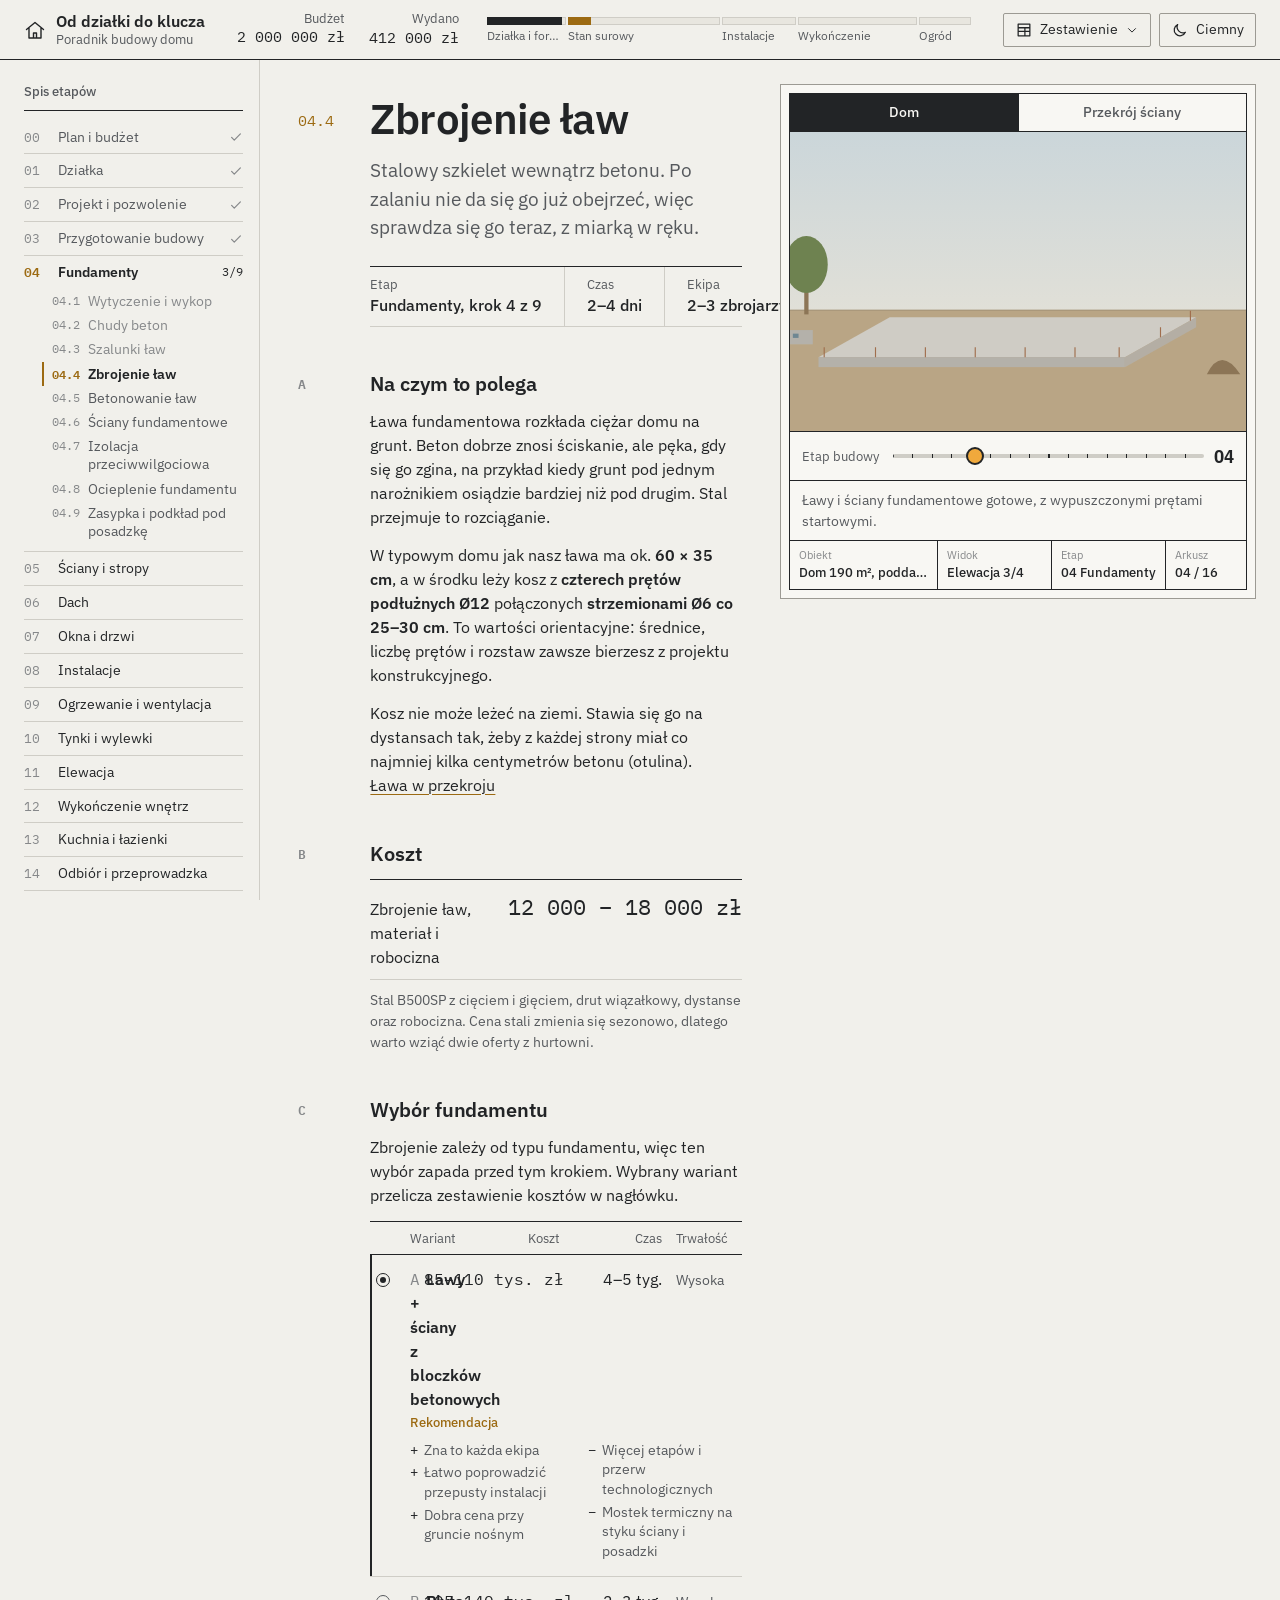
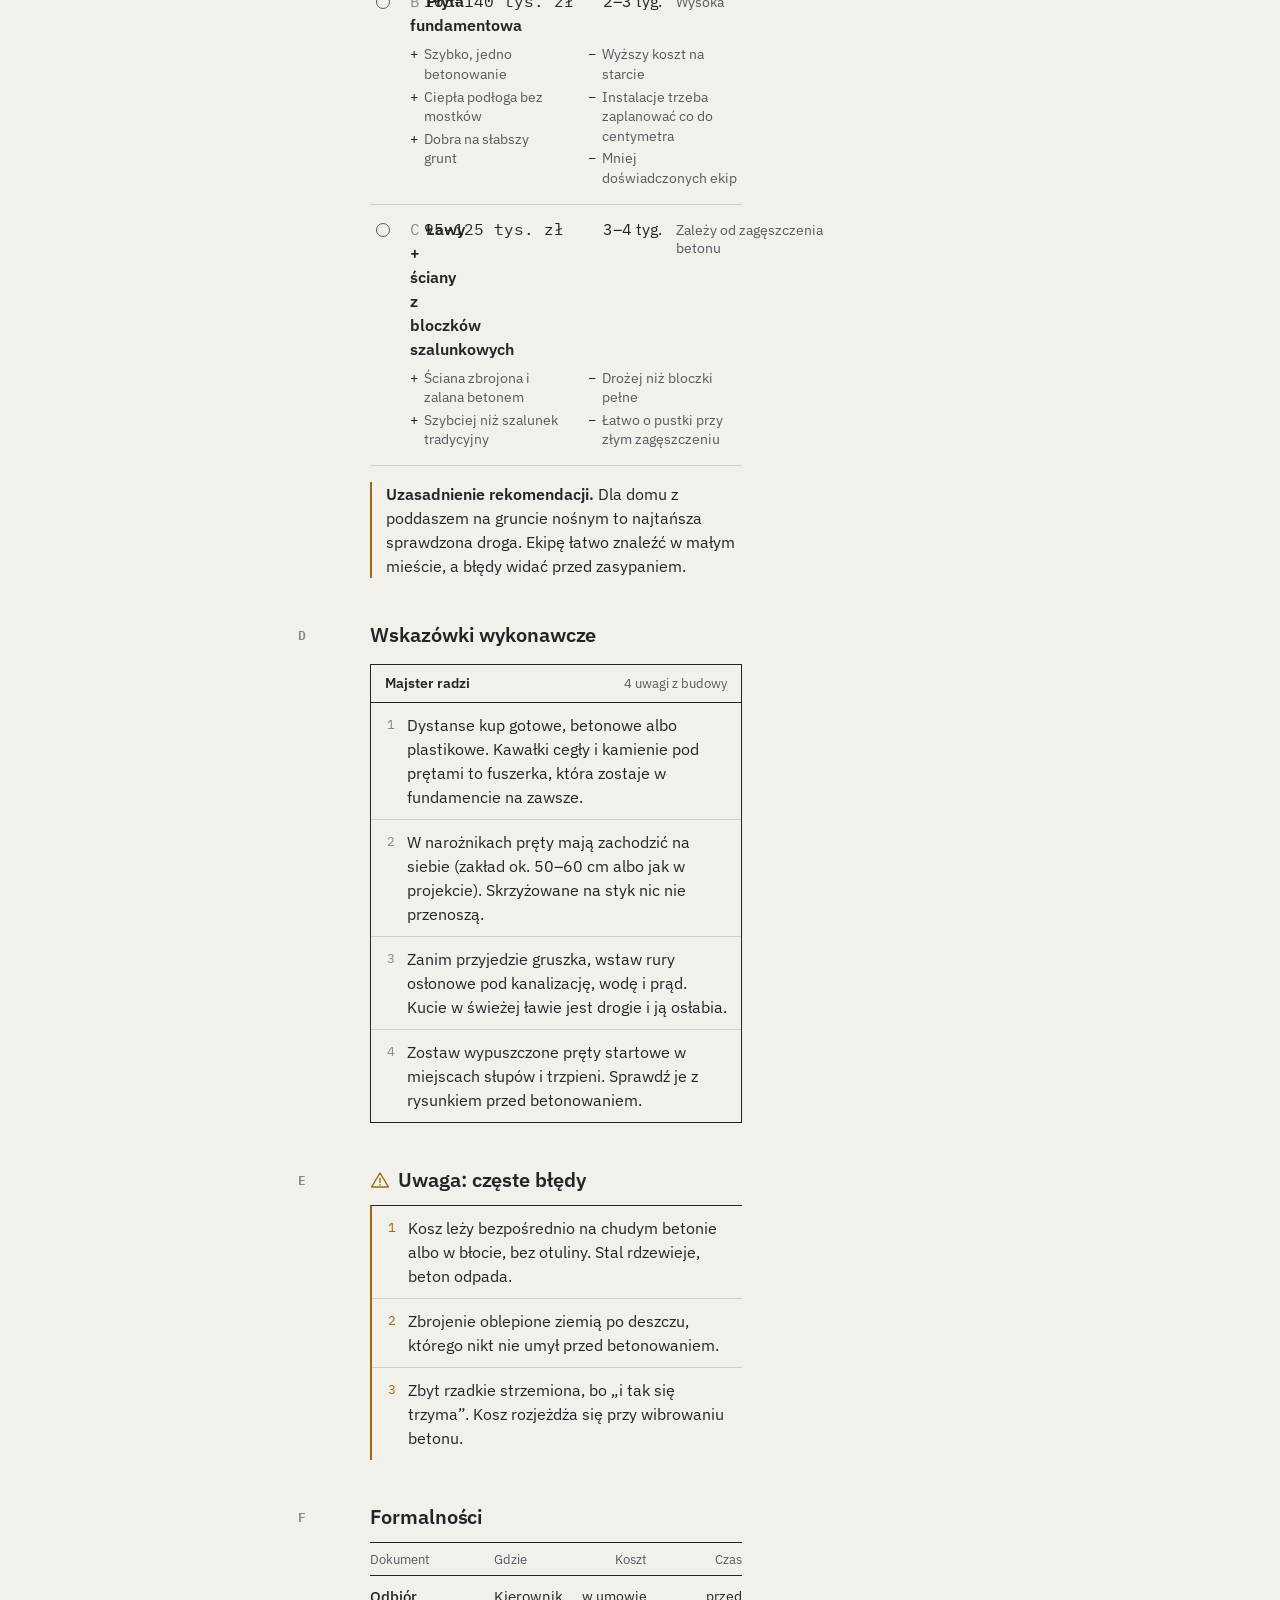
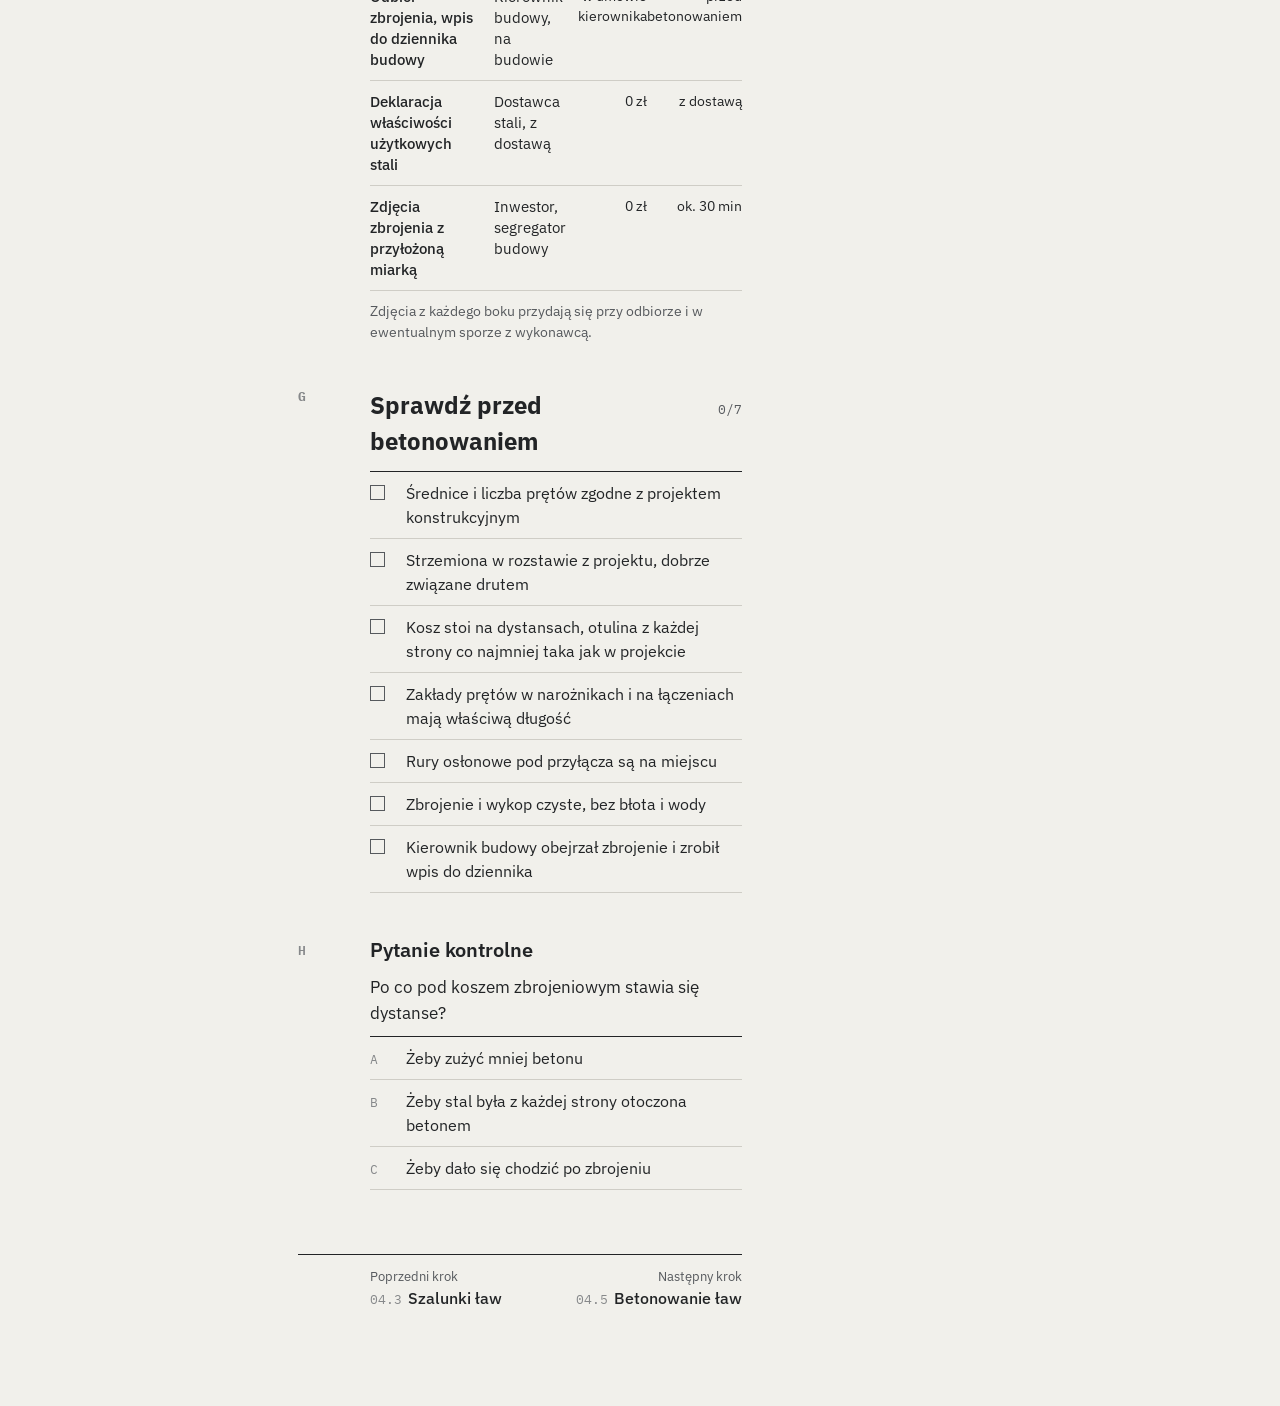
<file: makieta/makieta.html>
<!doctype html>
<html lang="pl">
<head>
<meta charset="utf-8">
<meta name="viewport" content="width=device-width, initial-scale=1">
<title>Od działki do klucza — makieta</title>
<link rel="preconnect" href="https://fonts.googleapis.com">
<link rel="preconnect" href="https://fonts.gstatic.com" crossorigin>
<link href="https://fonts.googleapis.com/css2?family=IBM+Plex+Mono:wght@400;500&family=IBM+Plex+Sans:ital,wght@0,400;0,500;0,600;1,400&display=swap" rel="stylesheet">
<style>
/* ===== Tokeny ===== */
:root{
  --bg:#F1F0EB; --surface:#F7F6F2; --surface-2:#E8E6DF; --line:#CFCDC6; --line-strong:#9C9A93;
  --ink:#222426; --ink-soft:#56595D; --ink-faint:#86888A;
  --accent:#9C6A12; --accent-soft:#E9DFC9;
  --focus:#9C6A12;
  /* tokeny używane przez wizualizację */
  --wood:#94653A; --wood-soft:#E2CDB2; --amber:#F0A93C; --amber-ink:#7A4E0E;
  --moss:#56704B; --moss-soft:#DCE3D3; --rust:#A2452E; --rust-soft:#F0DCD3;
  --sky1:#CBD6DA; --sky2:#EFE6D6; --ground:#B9A585; --ground-dark:#8C7556; --lawn:#8FA06A; --lawn-dark:#6E8250;
  --raw:#C38A63; --raw-line:#A06E4D; --concrete:#B4B1AA; --concrete-top:#CFCCC5;
  --plaster:#F2EEE6; --plaster-side:#DCD5C8; --stone:#9C9387; --stone-line:#7D756B;
  --cladding:#A9743F; --cladding-line:#80552C; --roof:#3A3D42; --roof-line:#2C2E32;
  --glass:#6F8792; --frame:#2E3033; --lit:#F6C46E; --lit-op:.45; --glow-op:.0; --water:#7FB3C4;
  --scaff:#7C7F84; --sheet:#F8F7F3;
  --f-ui:"IBM Plex Sans", "Segoe UI", system-ui, sans-serif;
  --f-mono:"IBM Plex Mono", ui-monospace, "Cascadia Mono", Consolas, monospace;
  --gut:4.5rem; --measure:68ch; --head-h:60px;
  color-scheme:light;
}
:root[data-theme="dark"]{
  --bg:#1B1C1E; --surface:#212224; --surface-2:#2A2B2E; --line:#38393C; --line-strong:#5A5B5F;
  --ink:#E4E1DA; --ink-soft:#AEABA4; --ink-faint:#7F7D78;
  --accent:#D4A04A; --accent-soft:#3A3122;
  --focus:#D4A04A;
  --wood:#D3A06A; --wood-soft:#3A2E22; --amber:#F4B860; --amber-ink:#F4B860;
  --moss:#9DBB8C; --moss-soft:#24302A; --rust:#E4876B; --rust-soft:#3A2420;
  --sky1:#0F1726; --sky2:#3A3B4A; --ground:#3B3428; --ground-dark:#2A251D; --lawn:#33402C; --lawn-dark:#26301F;
  --raw:#7A5844; --raw-line:#5E4333; --concrete:#5E5D5A; --concrete-top:#6C6B67;
  --plaster:#B9B2A6; --plaster-side:#8F897F; --stone:#6C665E; --stone-line:#4F4A44;
  --cladding:#7A5330; --cladding-line:#5A3C22; --roof:#25272B; --roof-line:#1A1B1E;
  --glass:#2C3940; --frame:#151618; --lit:#FFC56A; --lit-op:.95; --glow-op:.55; --water:#3E8FA6;
  --scaff:#8A8D92; --sheet:#202123;
  color-scheme:dark;
}

/* ===== Baza ===== */
*,*::before,*::after{box-sizing:border-box}
html,body{margin:0}
body{background:var(--bg); color:var(--ink); font-family:var(--f-ui); font-size:16px; line-height:1.5;
  font-variant-numeric:tabular-nums; -webkit-font-smoothing:antialiased; text-rendering:optimizeLegibility}
button{font:inherit; color:inherit}
:focus-visible{outline:2px solid var(--focus); outline-offset:2px}
@media (prefers-reduced-motion:reduce){*{transition:none!important; animation:none!important}}
.ico{width:18px; height:18px; flex:none; fill:none; stroke:currentColor; stroke-width:1.4; stroke-linecap:round; stroke-linejoin:round}
.mono{font-family:var(--f-mono); font-weight:400; letter-spacing:-.01em}
.btn{border:1px solid var(--line-strong); background:transparent; height:34px; padding:0 11px; cursor:pointer;
  display:inline-flex; align-items:center; gap:7px; font-size:14px; border-radius:2px}
.btn:hover{border-color:var(--ink)}
.textbtn{background:none; border:0; padding:0; cursor:pointer; color:var(--ink); font:inherit;
  text-decoration:underline; text-decoration-color:var(--accent); text-decoration-thickness:1px; text-underline-offset:3px}
.textbtn:hover{text-decoration-thickness:2px}

/* ===== Nagłówek: zestawienie kosztów ===== */
.topbar{position:sticky; top:0; z-index:40; background:var(--bg); border-bottom:1px solid var(--ink);
  display:grid; grid-template-columns:auto minmax(0,1fr) auto; gap:32px; align-items:center; padding:0 24px; height:var(--head-h)}
.tb-left{display:flex; gap:12px; align-items:center}
.brand{display:flex; align-items:center; gap:10px; white-space:nowrap; font-weight:600; font-size:16px}
.brand .ico{width:22px; height:22px}
.brand small{display:block; font-weight:400; font-size:12.5px; color:var(--ink-soft); line-height:1.2}
.brand span{line-height:1.2}
.menu-btn{display:none}

.budget{display:grid; grid-template-columns:auto minmax(160px,1fr); gap:28px; align-items:center; min-width:0}
.bnums{display:flex; gap:24px; margin:0; white-space:nowrap}
.bnums div{display:flex; flex-direction:column; align-items:flex-end}
.bnums dt{font-size:12.5px; color:var(--ink-soft); line-height:1.2}
.bnums dd{margin:0; font-family:var(--f-mono); font-size:15px; line-height:1.4}
.delta{font-family:var(--f-mono); font-size:12px; color:var(--ink-soft); opacity:0; transition:opacity .25s; white-space:nowrap}
.delta.show{opacity:1}
.catbar{min-width:0}
.catbar-track{display:flex; gap:2px; height:8px}
.catbar-seg{position:relative; background:var(--surface-2); outline:1px solid var(--line); outline-offset:-1px; min-width:0}
.catbar-seg .f{position:absolute; inset:0 auto 0 0; background:var(--ink); transition:width .45s cubic-bezier(.3,.7,.2,1)}
.catbar-seg .c{position:absolute; top:0; bottom:0; background:var(--accent); transition:left .45s, width .45s cubic-bezier(.3,.7,.2,1)}
.catbar-labels{display:flex; gap:2px; margin-top:4px; font-size:11.5px; color:var(--ink-soft); line-height:1.2}
.catbar-labels span{min-width:0; overflow:hidden; text-overflow:ellipsis; white-space:nowrap}
.tb-actions{display:flex; gap:8px}
.ledger-btn[aria-expanded="true"] .chev{transform:rotate(180deg)}
.chev{transition:transform .2s}

/* rozwijane zestawienie */
.ledger{position:absolute; right:24px; top:calc(100% + 1px); width:min(620px, calc(100vw - 32px)); background:var(--bg);
  border:1px solid var(--ink); border-top:0; padding:16px 20px 18px}
.ledger[hidden]{display:none}
.ledger h2{font-size:15px; font-weight:600; margin:0 0 2px}
.ledger p{margin:0 0 12px; font-size:13px; color:var(--ink-soft)}
.ltable{width:100%; border-collapse:collapse; font-size:14px}
.ltable th{font-weight:400; font-size:12.5px; color:var(--ink-soft); text-align:left; padding:0 0 6px; border-bottom:1px solid var(--ink)}
.ltable td{padding:7px 0; border-bottom:1px solid var(--line); vertical-align:middle}
.ltable .n{text-align:right; font-family:var(--f-mono); white-space:nowrap; padding-left:16px}
.ltable th.n{font-family:var(--f-ui)}
.ltable .barcell{width:28%; padding-left:18px}
.ltable tfoot td{border-bottom:0; border-top:1px solid var(--ink); font-weight:600}
.lbar{height:6px; background:var(--surface-2); outline:1px solid var(--line); outline-offset:-1px; position:relative}
.lbar i{position:absolute; inset:0 auto 0 0; background:var(--ink)}
.lbar b{position:absolute; top:0; bottom:0; background:var(--accent)}
.legend{display:flex; gap:16px; margin-top:10px; font-size:12.5px; color:var(--ink-soft)}
.legend i{display:inline-block; width:14px; height:6px; margin-right:6px; vertical-align:1px}

/* ===== Układ ===== */
.layout{display:grid; grid-template-columns:260px minmax(0,1fr) minmax(400px,500px); align-items:start; max-width:1640px; margin:0 auto}
.rail{position:sticky; top:var(--head-h); height:calc(100vh - var(--head-h)); overflow:auto; border-right:1px solid var(--line); padding:22px 16px 40px 24px}
.main{padding:36px clamp(20px,3vw,48px) 96px; min-width:0}
.vizcol{position:sticky; top:var(--head-h); padding:24px 24px 24px 0}

/* ===== Spis etapów ===== */
.rail h2{font-size:13px; font-weight:500; color:var(--ink-soft); margin:0 0 10px; padding-bottom:8px; border-bottom:1px solid var(--ink)}
.stages{list-style:none; margin:0; padding:0}
.stage{border-bottom:1px solid var(--line)}
.stage > button{width:100%; display:grid; grid-template-columns:28px minmax(0,1fr) auto; gap:6px; align-items:baseline; text-align:left;
  border:0; background:none; padding:7px 0; cursor:pointer; font-size:14px; line-height:1.35}
.stage > button:hover .t{text-decoration:underline; text-decoration-color:var(--line-strong); text-underline-offset:3px}
.stage .nr{font-family:var(--f-mono); font-size:12.5px; color:var(--ink-faint)}
.stage .st{font-size:12px; color:var(--ink-faint); align-self:center}
.stage .st .ico{width:14px; height:14px; display:block}
.stage.done .t{color:var(--ink-soft)}
.stage.current > button{font-weight:600}
.stage.current .nr{color:var(--accent)}
.stage.current .st{font-family:var(--f-mono); color:var(--ink); font-weight:400}
.steps{list-style:none; margin:0 0 8px; padding:0 0 0 28px}
.steps a{display:grid; grid-template-columns:36px 1fr; padding:3px 0; color:var(--ink-soft); text-decoration:none; font-size:13.5px; line-height:1.35}
.steps a .k{font-family:var(--f-mono); font-size:12px; color:var(--ink-faint); padding-top:1px}
.steps a:hover{color:var(--ink)}
.steps .done a{color:var(--ink-faint)}
.steps .on a{color:var(--ink); font-weight:600; box-shadow:inset 2px 0 0 var(--accent); margin-left:-10px; padding-left:10px}
.steps .on a .k{color:var(--accent)}
.rail-foot{margin:18px 0 0; font-size:12.5px; line-height:1.45; color:var(--ink-faint)}

/* ===== Dokument kroku ===== */
.doc > *{padding-left:var(--gut); position:relative}
.gnum{position:absolute; left:0; font-family:var(--f-mono); color:var(--ink-faint); font-size:13px}
.step-head{max-width:calc(var(--measure) + var(--gut)); margin:0 0 8px}
.step-head .gnum{top:14px; font-size:15px; color:var(--accent)}
.step-head h1{font-size:clamp(32px,3.6vw,42px); line-height:1.1; font-weight:600; letter-spacing:-.015em; margin:0 0 14px}
.lead{font-size:19px; line-height:1.5; color:var(--ink-soft); margin:0; max-width:60ch}
.facts{display:grid; grid-template-columns:repeat(5, auto); justify-content:start; margin:24px 0 0; border-top:1px solid var(--ink); border-bottom:1px solid var(--line)}
.facts div{padding:8px 22px 9px 0; margin-right:22px; border-right:1px solid var(--line)}
.facts div:last-child{border-right:0; margin-right:0}
.facts dt{font-size:12.5px; color:var(--ink-soft)}
.facts dd{margin:0; font-weight:500; white-space:nowrap}
.facts .amt dd{font-family:var(--f-mono); font-weight:400}

.sec{margin:44px 0 0; max-width:calc(var(--measure) + var(--gut))}
.sec > h2{font-size:20px; font-weight:600; letter-spacing:-.005em; line-height:1.3; margin:0 0 12px}
.sec > h2 .gnum{top:5px}
.prose p{margin:0 0 .85em; hyphens:auto}
.prose strong{font-weight:600}
.small{font-size:14px; color:var(--ink-soft); line-height:1.5}

/* koszt kroku */
.costline{display:flex; justify-content:space-between; align-items:baseline; gap:16px; border-top:1px solid var(--ink); border-bottom:1px solid var(--line); padding:10px 0}
.costline .amt{font-family:var(--f-mono); font-size:22px; white-space:nowrap}
.costline + .small{margin:10px 0 0}

/* decyzja: tabela porównawcza */
.cmp{border-top:1px solid var(--ink); margin-top:14px}
.cmp-head, .cmp-main{display:grid; grid-template-columns:26px minmax(0,1fr) 8.5rem 5.5rem 9.5rem; gap:0 14px; align-items:baseline}
.cmp-head{font-size:12.5px; color:var(--ink-soft); padding:7px 0; border-bottom:1px solid var(--ink)}
.cmp .r{text-align:right}
.cmp-row{display:block; border-bottom:1px solid var(--line); padding:12px 0 12px; cursor:pointer; position:relative}
.cmp-row:hover .cmp-name b{text-decoration:underline; text-decoration-color:var(--line-strong); text-underline-offset:3px}
.cmp-row:has(input:checked){box-shadow:inset 2px 0 0 var(--ink)}
.cmp-row input{appearance:none; margin:0; width:14px; height:14px; border:1px solid var(--ink-soft); border-radius:50%; position:relative; top:2px; cursor:pointer; justify-self:center}
.cmp-row input:checked{border-color:var(--ink)}
.cmp-row input:checked::after{content:""; position:absolute; inset:3px; border-radius:50%; background:var(--ink)}
.cmp-name{font-weight:400}
.cmp-name b{font-weight:600}
.cmp-name .k{font-family:var(--f-mono); color:var(--ink-faint); margin-right:6px}
.rec{display:block; font-size:13px; color:var(--accent); font-weight:500; margin-top:2px}
.cmp-cost{font-family:var(--f-mono); text-align:right; white-space:nowrap}
.cmp-time{text-align:right; white-space:nowrap}
.cmp-dur{font-size:14px; color:var(--ink-soft); line-height:1.35}
.cmp-pc{display:grid; grid-template-columns:1fr 1fr; gap:4px 24px; margin:8px 0 0 40px; font-size:14px; line-height:1.4; color:var(--ink-soft)}
.cmp-pc ul{list-style:none; margin:0; padding:0}
.cmp-pc li{padding-left:14px; position:relative; margin-bottom:3px}
.cmp-pc li::before{position:absolute; left:0; color:var(--ink)}
.cmp-pc .pro li::before{content:"+"}
.cmp-pc .con li::before{content:"−"}
.why{margin:16px 0 0; padding:0 0 0 14px; border-left:2px solid var(--accent); font-size:15.5px; line-height:1.55}
.why b{font-weight:600}
.cmp-hint{margin:12px 0 0}

/* majster radzi: ramka */
.frame{border:1px solid var(--ink); margin-top:16px}
.frame-h{display:flex; justify-content:space-between; align-items:baseline; padding:8px 14px; border-bottom:1px solid var(--ink); font-size:14px}
.frame-h b{font-weight:600}
.frame-h span{color:var(--ink-soft); font-size:13px}
.nlist{list-style:none; margin:0; padding:0; counter-reset:n}
.nlist li{counter-increment:n; display:grid; grid-template-columns:2.2rem 1fr; padding:10px 14px 10px 0; border-bottom:1px solid var(--line); line-height:1.5}
.nlist li:last-child{border-bottom:0}
.nlist li::before{content:counter(n); font-family:var(--f-mono); font-size:13px; color:var(--ink-faint); text-align:right; padding-right:12px; padding-top:2px}

/* uwaga */
.warn > h2{display:flex; gap:8px; align-items:center}
.warn > h2 .ico{color:var(--accent); width:20px; height:20px}
.warn .nlist{border-top:1px solid var(--ink); border-left:2px solid var(--accent)}
.warn .nlist li::before{color:var(--accent)}

/* formalności: tabela */
.ftable{width:100%; border-collapse:collapse; font-size:14.5px; line-height:1.45}
.ftable th{text-align:left; font-weight:400; font-size:12.5px; color:var(--ink-soft); padding:7px 12px 7px 0; border-top:1px solid var(--ink); border-bottom:1px solid var(--ink)}
.ftable td{padding:10px 12px 10px 0; border-bottom:1px solid var(--line); vertical-align:top}
.ftable td:first-child{font-weight:500; width:38%}
.ftable .n, .ftable th.n{text-align:right; padding-right:0; white-space:nowrap}
.ftable td.n{white-space:normal; font-size:14px}

/* checklista */
.check-head{display:flex; justify-content:space-between; align-items:baseline; gap:12px}
.check-count{font-family:var(--f-mono); font-size:13px; color:var(--ink-soft)}
.checklist{list-style:none; padding:0; margin:0; border-top:1px solid var(--ink)}
.checklist label{display:grid; grid-template-columns:2.2rem 1fr; padding:9px 0; border-bottom:1px solid var(--line); cursor:pointer; align-items:start}
.checklist input{appearance:none; margin:4px 0 0; width:15px; height:15px; border:1px solid var(--ink-soft); background:transparent; cursor:pointer; display:grid; place-items:center; border-radius:0}
.checklist input::after{content:""; width:8px; height:4px; border:1.5px solid var(--bg); border-top:0; border-right:0; transform:rotate(-45deg) translate(0,-1px); opacity:0}
.checklist input:checked{background:var(--ink); border-color:var(--ink)}
.checklist input:checked::after{opacity:1}
.checklist input:checked + span{color:var(--ink-faint)}

/* pytanie kontrolne */
.quiz .q{margin:0 0 10px; font-size:17px}
.answers{border-top:1px solid var(--ink)}
.ans{display:grid; grid-template-columns:2.2rem 1fr auto; gap:0; width:100%; align-items:baseline; text-align:left; border:0; border-bottom:1px solid var(--line);
  background:none; padding:9px 0; cursor:pointer}
.ans .k{font-family:var(--f-mono); font-size:13px; color:var(--ink-faint)}
.ans .res{font-size:13px; color:var(--ink-soft); padding-left:12px; white-space:nowrap}
.ans:hover:not(:disabled) > span:nth-child(2){text-decoration:underline; text-decoration-color:var(--line-strong); text-underline-offset:3px}
.ans:disabled{cursor:default; color:var(--ink-faint)}
.ans.ok{color:var(--ink); font-weight:500; box-shadow:inset 2px 0 0 var(--ink)}
.ans.ok .k{color:var(--ink)}
.ans.no > span:nth-child(2){text-decoration:line-through; text-decoration-color:var(--accent)}
.ans.no .res{color:var(--accent)}
.explain{margin:12px 0 0; font-size:15.5px; line-height:1.55; display:none}
.explain.show{display:block}
.explain b{font-weight:600}
.retry{margin-top:10px; display:none; font-size:14px}
.retry.show{display:inline}

.stepnav{display:grid; grid-template-columns:1fr 1fr; gap:16px; margin:64px 0 0; max-width:calc(var(--measure) + var(--gut)); border-top:1px solid var(--ink); padding-top:12px}
.stepnav a{text-decoration:none; color:var(--ink); display:flex; flex-direction:column; font-weight:500}
.stepnav a small{font-weight:400; color:var(--ink-soft); font-size:12.5px}
.stepnav a .mono{font-size:13px; color:var(--ink-faint); margin-right:6px}
.stepnav a:hover span:last-child{text-decoration:underline; text-underline-offset:3px}
.stepnav a:last-child{text-align:right}

/* ===== Arkusz wizualizacji (ramka) ===== */
.sheet{background:var(--sheet); border:1px solid var(--line-strong); padding:8px}
.sheet-frame{border:1px solid var(--ink); position:relative}
.viz-tabs{display:flex; border-bottom:1px solid var(--ink)}
.viz-tabs button{flex:1; border:0; background:none; padding:8px; cursor:pointer; font-size:14px; font-weight:500; color:var(--ink-soft); border-right:1px solid var(--ink)}
.viz-tabs button:last-child{border-right:0}
.viz-tabs button[aria-selected="true"]{background:var(--ink); color:var(--sheet)}
.viz-stage{position:relative; aspect-ratio:640/420}
.viz-stage svg{display:block; width:100%; height:100%}
.view[hidden]{display:none}
.slider-row{display:grid; grid-template-columns:auto 1fr auto; gap:12px; align-items:center; padding:10px 12px; border-top:1px solid var(--ink)}
.slider-row label{font-size:13px; color:var(--ink-soft); white-space:nowrap}
.slider-row output{font-variant-numeric:tabular-nums; font-weight:650; font-stretch:85%; font-size:18px; min-width:2ch; text-align:right}
input[type=range]{appearance:none; width:100%; height:24px; background:transparent; cursor:pointer}
input[type=range]::-webkit-slider-runnable-track{height:4px; background:repeating-linear-gradient(to right, var(--ink) 0 1px, transparent 1px calc(100%/16)), var(--line); border-radius:2px}
input[type=range]::-moz-range-track{height:4px; background:var(--line); border-radius:2px}
input[type=range]::-webkit-slider-thumb{appearance:none; width:18px; height:18px; margin-top:-7px; border-radius:50%; background:var(--amber); border:2px solid var(--ink)}
input[type=range]::-moz-range-thumb{width:16px; height:16px; border-radius:50%; background:var(--amber); border:2px solid var(--ink)}
.titleblock{display:grid; grid-template-columns:1.3fr 1fr 1fr .7fr; border-top:1px solid var(--ink); font-size:12px}
.titleblock > div{padding:6px 9px; border-right:1px solid var(--ink); min-width:0}
.titleblock > div:last-child{border-right:0}
.titleblock span{display:block; color:var(--ink-faint); font-size:11px}
.titleblock b{font-weight:500; font-size:13px; display:block; white-space:nowrap; overflow:hidden; text-overflow:ellipsis}
.viz-caption{padding:9px 12px; font-size:14px; line-height:1.45; color:var(--ink-soft); border-top:1px solid var(--ink); min-height:3.6em; margin:0}

/* przekrój */
.layer{cursor:pointer; transition:filter .15s, opacity .15s}
.layer:hover, .layer.hl{filter:brightness(1.12) saturate(1.2)}
.section-svg.focus .layer:not(.hl){opacity:.45}
.layer-info{padding:10px 12px; border-top:1px solid var(--ink); display:grid; grid-template-columns:1fr auto; gap:2px 12px; min-height:5.4em}
.layer-info h3{margin:0; font-size:16px; font-stretch:88%; font-weight:640}
.layer-info .thick{font-variant-numeric:tabular-nums; font-weight:650; font-stretch:85%; font-size:18px; color:var(--wood)}
.layer-info p{grid-column:1/-1; margin:2px 0 0; font-size:14px; color:var(--ink-soft); line-height:1.4}
.chips{display:flex; flex-wrap:wrap; gap:5px; padding:10px 12px; border-top:1px solid var(--ink)}
.chips button{border:1px solid var(--line-strong); background:transparent; border-radius:20px; font-size:12px; padding:3px 9px; cursor:pointer; display:inline-flex; align-items:center; gap:5px}
.chips button i{width:9px; height:9px; border-radius:2px; display:inline-block; border:1px solid rgba(0,0,0,.25)}
.chips button[aria-pressed="true"]{background:var(--ink); color:var(--sheet); border-color:var(--ink)}

/* elementy SVG domu */
.svg-label{font-family:var(--f-ui); font-size:11px; fill:var(--ink-soft)}
.svg-dim{stroke:var(--ink-soft); stroke-width:1; fill:none}
.lit{fill:var(--lit); opacity:var(--lit-op); transition:opacity .3s}
.glow{fill:var(--lit); opacity:var(--glow-op); filter:url(#glow)}
[data-min]{transition:opacity .35s}
.hide{opacity:0; pointer-events:none}

/* ===== Motyw: ikona ===== */
.i-sun{display:none}
:root[data-theme="dark"] .i-sun{display:block}
:root[data-theme="dark"] .i-moon{display:none}

/* ===== Responsywność ===== */
.scrim{display:none}
@media (max-width:1400px){
  .bnums .left{display:none}
}
@media (max-width:1240px){
  .layout{grid-template-columns:250px minmax(0,1fr)}
  .vizcol{position:static; grid-column:2; grid-row:1; padding:24px clamp(20px,3vw,48px) 0}
  .main{grid-column:2; grid-row:2; padding-top:28px}
  .rail{grid-row:1 / span 2}
  .sheet{max-width:640px}
  .catbar-labels{display:none}
}
@media (max-width:980px){
  .cmp-head{display:none}
  .cmp-main{grid-template-columns:26px minmax(0,1fr); row-gap:6px}
  .cmp-cost, .cmp-time, .cmp-dur{grid-column:2; text-align:left; display:flex; gap:10px; font-size:14px}
  .cmp-cost::before, .cmp-time::before, .cmp-dur::before{content:attr(data-l); font-family:var(--f-ui); color:var(--ink-soft); min-width:5.5rem}
  .cmp-pc{grid-template-columns:1fr; margin-left:40px}
}
@media (max-width:860px){
  :root{--gut:0px; --head-h:56px}
  .topbar{grid-template-columns:auto minmax(0,1fr) auto; gap:12px; padding:0 16px}
  .brand small, .brand span, .tlabel, .llabel{display:none}
  .budget{grid-template-columns:1fr; gap:5px}
  .bnums{gap:16px; justify-content:flex-start}
  .bnums div{align-items:flex-start}
  .bnums dd{font-size:13.5px}
  .delta{display:none}
  .topbar > *{min-width:0}
  body{overflow-x:hidden}
  .menu-btn{display:inline-flex}
  .ledger{right:16px}
  .layout{grid-template-columns:minmax(0,1fr)}
  .vizcol,.main{grid-column:1; padding-left:16px; padding-right:16px}
  .rail{position:fixed; z-index:60; top:0; left:0; bottom:0; height:100vh; width:min(86vw,320px); background:var(--bg);
    transform:translateX(-102%); transition:transform .28s cubic-bezier(.3,.7,.2,1); border-right:1px solid var(--ink)}
  body.drawer .rail{transform:none}
  body.drawer .scrim{display:block; position:fixed; inset:0; z-index:55; background:rgba(20,21,22,.4)}
  .gnum{position:static; margin-right:10px}
  .step-head .gnum{display:block; margin:0 0 4px}
  .facts{grid-template-columns:repeat(2, minmax(0,1fr))}
  .facts div{border-right:0; margin-right:0; border-bottom:1px solid var(--line)}
  .facts div:last-child{grid-column:1/-1; border-bottom:0}
  .lead{font-size:17.5px}
  .titleblock{grid-template-columns:1fr 1fr}
  .titleblock > div:nth-child(2){border-right:0}
  .titleblock > div:nth-child(-n+2){border-bottom:1px solid var(--ink)}
  .ltable .barcell{display:none}
}
@media (max-width:640px){
  .ftable thead{display:none}
  .ftable, .ftable tbody, .ftable tr, .ftable td{display:block; width:auto}
  .ftable tr{border-top:1px solid var(--line); padding:8px 0}
  .ftable tbody tr:first-child{border-top:1px solid var(--ink)}
  .ftable td{border:0; padding:2px 0; display:flex; gap:10px}
  .ftable td:first-child{width:auto; padding-bottom:4px}
  .ftable td.n{text-align:left; font-size:13.5px}
  .ftable td[data-l]::before{content:attr(data-l); font-family:var(--f-ui); color:var(--ink-soft); min-width:4.5rem; font-size:13.5px}
  .bnums div:first-child, .brand{display:none}
  .costline{flex-wrap:wrap}
  .costline .amt{font-size:19px}
  .cmp-pc{margin-left:40px}
}
</style>
</head>
<body>

<!-- ===== Nagłówek: budżet ===== -->
<header class="topbar">
  <div class="tb-left">
    <button class="btn menu-btn" id="menuBtn" aria-label="Pokaż spis etapów" aria-expanded="false">
      <svg class="ico" viewBox="0 0 20 20" aria-hidden="true"><path d="M3 6h14M3 10h14M3 14h14"/></svg>
    </button>
    <div class="brand">
      <svg class="ico" viewBox="0 0 22 22" aria-hidden="true"><path d="M2.5 10.5 11 3.5l8.5 7M5 9v10h12V9M9.5 19v-5h3v5"/></svg>
      <span>Od działki do klucza<small>Poradnik budowy domu</small></span>
    </div>
  </div>
  <div class="budget" aria-label="Budżet">
    <dl class="bnums">
      <div><dt>Budżet</dt><dd>2 000 000 zł</dd></div>
      <div><dt>Wydano <span class="delta" id="delta"></span></dt><dd id="spent">412 000 zł</dd></div>
      <div class="left"><dt>Zostaje</dt><dd id="left">1 588 000 zł</dd></div>
    </dl>
    <div class="catbar" aria-hidden="true">
      <div class="catbar-track" id="catbar"></div>
      <div class="catbar-labels" id="catlabels"></div>
    </div>
  </div>
  <div class="tb-actions">
    <button class="btn ledger-btn" id="ledgerBtn" aria-expanded="false" aria-controls="ledger">
      <svg class="ico" viewBox="0 0 20 20" aria-hidden="true"><path d="M3.5 3.5h13v13h-13zM3.5 7.5h13M3.5 11.5h13M11 7.5v9"/></svg>
      <span class="llabel">Zestawienie</span>
      <svg class="ico chev" viewBox="0 0 20 20" aria-hidden="true" style="width:14px;height:14px"><path d="m5 8 5 5 5-5"/></svg>
    </button>
    <button class="btn" id="themeBtn" aria-label="Przełącz motyw">
      <svg class="ico i-moon" viewBox="0 0 20 20" aria-hidden="true"><path d="M16 12.6A6.5 6.5 0 0 1 7.4 4a6.5 6.5 0 1 0 8.6 8.6z"/></svg>
      <svg class="ico i-sun" viewBox="0 0 20 20" aria-hidden="true"><circle cx="10" cy="10" r="3.5"/><path d="M10 2v2M10 16v2M2 10h2M16 10h2M4.3 4.3l1.4 1.4M14.3 14.3l1.4 1.4M4.3 15.7l1.4-1.4M14.3 5.7l1.4-1.4"/></svg>
      <span class="tlabel">Ciemny</span>
    </button>
  </div>

  <section class="ledger" id="ledger" hidden aria-labelledby="ledgerH">
    <h2 id="ledgerH">Zestawienie kosztów</h2>
    <p>Plan podziału budżetu 2 000 000 zł. Kwoty orientacyjne, 2026 r., okolice małego miasta.</p>
    <table class="ltable">
      <thead><tr><th>Kategoria</th><th class="n">Plan</th><th class="n">Wydano</th><th class="n">Zostaje</th><th class="barcell"><span class="sr"></span></th></tr></thead>
      <tbody id="ledgerBody"></tbody>
      <tfoot><tr><td>Razem</td><td class="n">2 000 000</td><td class="n" id="ledSpent"></td><td class="n" id="ledLeft"></td><td class="barcell"></td></tr></tfoot>
    </table>
    <div class="legend"><span><i style="background:var(--ink)"></i>wydano w etapach zamkniętych</span><span><i style="background:var(--accent)"></i>bieżący wybór</span></div>
  </section>
</header>

<div class="scrim" id="scrim"></div>

<div class="layout">

  <!-- ===== Lewy panel: spis etapów ===== -->
  <nav class="rail" id="rail" aria-label="Etapy budowy">
    <h2>Spis etapów</h2>
    <ol class="stages">
      <li class="stage done"><button><span class="nr">00</span><span class="t">Plan i budżet</span><span class="st" aria-label="ukończony"><svg class="ico" viewBox="0 0 16 16"><path d="m3 8.5 3 3 7-7"/></svg></span></button></li>
      <li class="stage done"><button><span class="nr">01</span><span class="t">Działka</span><span class="st" aria-label="ukończony"><svg class="ico" viewBox="0 0 16 16"><path d="m3 8.5 3 3 7-7"/></svg></span></button></li>
      <li class="stage done"><button><span class="nr">02</span><span class="t">Projekt i pozwolenie</span><span class="st" aria-label="ukończony"><svg class="ico" viewBox="0 0 16 16"><path d="m3 8.5 3 3 7-7"/></svg></span></button></li>
      <li class="stage done"><button><span class="nr">03</span><span class="t">Przygotowanie budowy</span><span class="st" aria-label="ukończony"><svg class="ico" viewBox="0 0 16 16"><path d="m3 8.5 3 3 7-7"/></svg></span></button></li>
      <li class="stage current"><button aria-expanded="true"><span class="nr">04</span><span class="t">Fundamenty</span><span class="st">3/9</span></button>
        <ol class="steps">
          <li class="done"><a href="#"><span class="k">04.1</span>Wytyczenie i wykop</a></li>
          <li class="done"><a href="#"><span class="k">04.2</span>Chudy beton</a></li>
          <li class="done"><a href="#"><span class="k">04.3</span>Szalunki ław</a></li>
          <li class="on"><a href="#" aria-current="step"><span class="k">04.4</span>Zbrojenie ław</a></li>
          <li><a href="#"><span class="k">04.5</span>Betonowanie ław</a></li>
          <li><a href="#"><span class="k">04.6</span>Ściany fundamentowe</a></li>
          <li><a href="#"><span class="k">04.7</span>Izolacja przeciwwilgociowa</a></li>
          <li><a href="#"><span class="k">04.8</span>Ocieplenie fundamentu</a></li>
          <li><a href="#"><span class="k">04.9</span>Zasypka i podkład pod posadzkę</a></li>
        </ol>
      </li>
      <li class="stage"><button><span class="nr">05</span><span class="t">Ściany i stropy</span></button></li>
      <li class="stage"><button><span class="nr">06</span><span class="t">Dach</span></button></li>
      <li class="stage"><button><span class="nr">07</span><span class="t">Okna i drzwi</span></button></li>
      <li class="stage"><button><span class="nr">08</span><span class="t">Instalacje</span></button></li>
      <li class="stage"><button><span class="nr">09</span><span class="t">Ogrzewanie i wentylacja</span></button></li>
      <li class="stage"><button><span class="nr">10</span><span class="t">Tynki i wylewki</span></button></li>
      <li class="stage"><button><span class="nr">11</span><span class="t">Elewacja</span></button></li>
      <li class="stage"><button><span class="nr">12</span><span class="t">Wykończenie wnętrz</span></button></li>
      <li class="stage"><button><span class="nr">13</span><span class="t">Kuchnia i łazienki</span></button></li>
      <li class="stage"><button><span class="nr">14</span><span class="t">Odbiór i przeprowadzka</span></button></li>
      <li class="stage"><button><span class="nr">15</span><span class="t">Ogród</span></button></li>
      <li class="stage"><button><span class="nr">16</span><span class="t">Basen i mała architektura</span></button></li>
    </ol>
    <p class="rail-foot">Postęp zapisuje się w tej przeglądarce. Ceny orientacyjne, 2026 r., okolice małego miasta.</p>
  </nav>

  <!-- ===== Środek: dokument kroku ===== -->
  <main class="main doc" id="main">
    <header class="step-head">
      <span class="gnum">04.4</span>
      <h1>Zbrojenie ław</h1>
      <p class="lead">Stalowy szkielet wewnątrz betonu. Po zalaniu nie da się go już obejrzeć, więc sprawdza się go teraz, z miarką w ręku.</p>
      <dl class="facts">
        <div><dt>Etap</dt><dd>Fundamenty, krok 4 z 9</dd></div>
        <div><dt>Czas</dt><dd>2–4 dni</dd></div>
        <div><dt>Ekipa</dt><dd>2–3 zbrojarzy</dd></div>
        <div><dt>Stal</dt><dd>ok. 0,6–0,9 t</dd></div>
        <div class="amt"><dt>Koszt kroku</dt><dd>12–18 tys. zł</dd></div>
      </dl>
    </header>

    <section class="sec">
      <h2><span class="gnum">A</span>Na czym to polega</h2>
      <div class="prose">
        <p>Ława fundamentowa rozkłada ciężar domu na grunt. Beton dobrze znosi ściskanie, ale pęka, gdy się go zgina, na przykład kiedy grunt pod jednym narożnikiem osiądzie bardziej niż pod drugim. Stal przejmuje to rozciąganie.</p>
        <p>W typowym domu jak nasz ława ma ok. <strong>60 × 35 cm</strong>, a w środku leży kosz z <strong>czterech prętów podłużnych Ø12</strong> połączonych <strong>strzemionami Ø6 co 25–30 cm</strong>. To wartości orientacyjne: średnice, liczbę prętów i rozstaw zawsze bierzesz z projektu konstrukcyjnego.</p>
        <p>Kosz nie może leżeć na ziemi. Stawia się go na dystansach tak, żeby z każdej strony miał co najmniej kilka centymetrów betonu (otulina). <button class="textbtn" id="toSection">Ława w przekroju</button></p>
      </div>
    </section>

    <section class="sec">
      <h2><span class="gnum">B</span>Koszt</h2>
      <div class="costline"><span>Zbrojenie ław, materiał i robocizna</span><span class="amt">12 000 – 18 000 zł</span></div>
      <p class="small">Stal B500SP z cięciem i gięciem, drut wiązałkowy, dystanse oraz robocizna. Cena stali zmienia się sezonowo, dlatego warto wziąć dwie oferty z hurtowni.</p>
    </section>

    <section class="sec" aria-labelledby="decH">
      <h2 id="decH"><span class="gnum">C</span>Wybór fundamentu</h2>
      <p class="prose" style="margin:0">Zbrojenie zależy od typu fundamentu, więc ten wybór zapada przed tym krokiem. Wybrany wariant przelicza zestawienie kosztów w nagłówku.</p>
      <div class="cmp" role="radiogroup" aria-labelledby="decH">
        <div class="cmp-head" aria-hidden="true"><span></span><span>Wariant</span><span class="r">Koszt</span><span class="r">Czas</span><span>Trwałość</span></div>
        <label class="cmp-row" data-id="lawy" data-min="85000" data-max="110000">
          <span class="cmp-main">
            <input type="radio" name="fund" value="lawy" checked>
            <span class="cmp-name"><span class="k">A</span><b>Ławy + ściany z bloczków betonowych</b><span class="rec">Rekomendacja</span></span>
            <span class="cmp-cost" data-l="Koszt">85–110 tys. zł</span>
            <span class="cmp-time" data-l="Czas">4–5 tyg.</span>
            <span class="cmp-dur" data-l="Trwałość">Wysoka</span>
          </span>
          <span class="cmp-pc">
            <ul class="pro"><li>Zna to każda ekipa</li><li>Łatwo poprowadzić przepusty instalacji</li><li>Dobra cena przy gruncie nośnym</li></ul>
            <ul class="con"><li>Więcej etapów i przerw technologicznych</li><li>Mostek termiczny na styku ściany i posadzki</li></ul>
          </span>
        </label>
        <label class="cmp-row" data-id="plyta" data-min="105000" data-max="140000">
          <span class="cmp-main">
            <input type="radio" name="fund" value="plyta">
            <span class="cmp-name"><span class="k">B</span><b>Płyta fundamentowa</b></span>
            <span class="cmp-cost" data-l="Koszt">105–140 tys. zł</span>
            <span class="cmp-time" data-l="Czas">2–3 tyg.</span>
            <span class="cmp-dur" data-l="Trwałość">Wysoka</span>
          </span>
          <span class="cmp-pc">
            <ul class="pro"><li>Szybko, jedno betonowanie</li><li>Ciepła podłoga bez mostków</li><li>Dobra na słabszy grunt</li></ul>
            <ul class="con"><li>Wyższy koszt na starcie</li><li>Instalacje trzeba zaplanować co do centymetra</li><li>Mniej doświadczonych ekip</li></ul>
          </span>
        </label>
        <label class="cmp-row" data-id="szalunkowe" data-min="95000" data-max="125000">
          <span class="cmp-main">
            <input type="radio" name="fund" value="szalunkowe">
            <span class="cmp-name"><span class="k">C</span><b>Ławy + ściany z bloczków szalunkowych</b></span>
            <span class="cmp-cost" data-l="Koszt">95–125 tys. zł</span>
            <span class="cmp-time" data-l="Czas">3–4 tyg.</span>
            <span class="cmp-dur" data-l="Trwałość">Zależy od zagęszczenia betonu</span>
          </span>
          <span class="cmp-pc">
            <ul class="pro"><li>Ściana zbrojona i zalana betonem</li><li>Szybciej niż szalunek tradycyjny</li></ul>
            <ul class="con"><li>Drożej niż bloczki pełne</li><li>Łatwo o pustki przy złym zagęszczeniu</li></ul>
          </span>
        </label>
      </div>
      <p class="why" id="why" aria-live="polite"></p>
    </section>

    <section class="sec">
      <h2><span class="gnum">D</span>Wskazówki wykonawcze</h2>
      <div class="frame">
        <div class="frame-h"><b>Majster radzi</b><span>4 uwagi z budowy</span></div>
        <ol class="nlist">
          <li>Dystanse kup gotowe, betonowe albo plastikowe. Kawałki cegły i kamienie pod prętami to fuszerka, która zostaje w fundamencie na zawsze.</li>
          <li>W narożnikach pręty mają zachodzić na siebie (zakład ok. 50–60 cm albo jak w projekcie). Skrzyżowane na styk nic nie przenoszą.</li>
          <li>Zanim przyjedzie gruszka, wstaw rury osłonowe pod kanalizację, wodę i prąd. Kucie w świeżej ławie jest drogie i ją osłabia.</li>
          <li>Zostaw wypuszczone pręty startowe w miejscach słupów i trzpieni. Sprawdź je z rysunkiem przed betonowaniem.</li>
        </ol>
      </div>
    </section>

    <section class="sec warn">
      <h2><span class="gnum">E</span><svg class="ico" viewBox="0 0 20 20" aria-hidden="true"><path d="M10 3 18.5 17h-17zM10 8.5v4M10 14.8v.2"/></svg>Uwaga: częste błędy</h2>
      <ol class="nlist">
        <li>Kosz leży bezpośrednio na chudym betonie albo w błocie, bez otuliny. Stal rdzewieje, beton odpada.</li>
        <li>Zbrojenie oblepione ziemią po deszczu, którego nikt nie umył przed betonowaniem.</li>
        <li>Zbyt rzadkie strzemiona, bo „i tak się trzyma”. Kosz rozjeżdża się przy wibrowaniu betonu.</li>
      </ol>
    </section>

    <section class="sec">
      <h2><span class="gnum">F</span>Formalności</h2>
      <table class="ftable">
        <thead><tr><th>Dokument</th><th>Gdzie</th><th class="n">Koszt</th><th class="n">Czas</th></tr></thead>
        <tbody>
          <tr><td>Odbiór zbrojenia, wpis do dziennika budowy</td><td data-l="Gdzie">Kierownik budowy, na budowie</td><td class="n" data-l="Koszt">w umowie kierownika</td><td class="n" data-l="Czas">przed betonowaniem</td></tr>
          <tr><td>Deklaracja właściwości użytkowych stali</td><td data-l="Gdzie">Dostawca stali, z dostawą</td><td class="n" data-l="Koszt">0 zł</td><td class="n" data-l="Czas">z dostawą</td></tr>
          <tr><td>Zdjęcia zbrojenia z przyłożoną miarką</td><td data-l="Gdzie">Inwestor, segregator budowy</td><td class="n" data-l="Koszt">0 zł</td><td class="n" data-l="Czas">ok. 30 min</td></tr>
        </tbody>
      </table>
      <p class="small" style="margin-top:10px">Zdjęcia z każdego boku przydają się przy odbiorze i w ewentualnym sporze z wykonawcą.</p>
    </section>

    <section class="sec">
      <div class="check-head"><h2 style="margin:0 0 12px"><span class="gnum">G</span>Sprawdź przed betonowaniem</h2><span class="check-count" id="checkCount">0/7</span></div>
      <ul class="checklist" id="checklist">
        <li><label><input type="checkbox"><span>Średnice i liczba prętów zgodne z projektem konstrukcyjnym</span></label></li>
        <li><label><input type="checkbox"><span>Strzemiona w rozstawie z projektu, dobrze związane drutem</span></label></li>
        <li><label><input type="checkbox"><span>Kosz stoi na dystansach, otulina z każdej strony co najmniej taka jak w projekcie</span></label></li>
        <li><label><input type="checkbox"><span>Zakłady prętów w narożnikach i na łączeniach mają właściwą długość</span></label></li>
        <li><label><input type="checkbox"><span>Rury osłonowe pod przyłącza są na miejscu</span></label></li>
        <li><label><input type="checkbox"><span>Zbrojenie i wykop czyste, bez błota i wody</span></label></li>
        <li><label><input type="checkbox"><span>Kierownik budowy obejrzał zbrojenie i zrobił wpis do dziennika</span></label></li>
      </ul>
    </section>

    <section class="sec quiz">
      <h2><span class="gnum">H</span>Pytanie kontrolne</h2>
      <p class="q">Po co pod koszem zbrojeniowym stawia się dystanse?</p>
      <div class="answers" id="quiz">
        <button class="ans" data-ok="0"><span class="k">A</span><span>Żeby zużyć mniej betonu</span><span class="res"></span></button>
        <button class="ans" data-ok="1"><span class="k">B</span><span>Żeby stal była z każdej strony otoczona betonem</span><span class="res"></span></button>
        <button class="ans" data-ok="0"><span class="k">C</span><span>Żeby dało się chodzić po zbrojeniu</span><span class="res"></span></button>
      </div>
      <p class="explain" id="explain"><b>Otulina chroni stal.</b> Beton wokół prętów odcina je od wilgoci i tlenu, więc stal nie rdzewieje. Pomaga też, żeby stal i beton pracowały razem. Pręt, który dotyka gruntu, zacznie korodować, a rdza rozsadzi beton od środka.</p>
      <button class="textbtn retry" id="retry">Odpowiedz ponownie</button>
    </section>

    <nav class="stepnav" aria-label="Sąsiednie kroki">
      <a href="#"><small>Poprzedni krok</small><span><span class="mono">04.3</span>Szalunki ław</span></a>
      <a href="#"><small>Następny krok</small><span><span class="mono">04.5</span>Betonowanie ław</span></a>
    </nav>
  </main>

  <!-- ===== Wizualizacja ===== -->
  <aside class="vizcol" aria-label="Wizualizacja domu">
    <div class="sheet">
      <div class="sheet-frame">
        <div class="viz-tabs" role="tablist">
          <button role="tab" aria-selected="true" id="tabDom" aria-controls="viewDom">Dom</button>
          <button role="tab" aria-selected="false" id="tabSec" aria-controls="viewSec">Przekrój ściany</button>
        </div>

        <!-- Widok: dom -->
        <div class="view" id="viewDom" role="tabpanel" aria-labelledby="tabDom">
          <div class="viz-stage">
          <svg id="house" viewBox="0 0 640 420" role="img" aria-label="Dom referencyjny na wybranym etapie budowy">
            <defs>
              <linearGradient id="sky" x1="0" y1="0" x2="0" y2="1">
                <stop offset="0" style="stop-color:var(--sky1)"/><stop offset="1" style="stop-color:var(--sky2)"/>
              </linearGradient>
              <filter id="glow" x="-50%" y="-50%" width="200%" height="200%"><feGaussianBlur stdDeviation="9"/></filter>
              <pattern id="pBlock" width="20" height="10" patternUnits="userSpaceOnUse">
                <rect width="20" height="10" style="fill:var(--raw)"/>
                <path d="M0 10H20M10 0V5M0 5H20M0 5V10M20 5V10" style="stroke:var(--raw-line)" stroke-width=".8" fill="none"/>
              </pattern>
              <pattern id="pStone" width="36" height="22" patternUnits="userSpaceOnUse">
                <rect width="36" height="22" style="fill:var(--stone)"/>
                <path d="M0 7H14L16 0M14 7l3 4H36M17 11V22M0 15H9L11 22M9 15l-2-8M26 11l2 11M28 0l-2 11" style="stroke:var(--stone-line)" stroke-width="1.2" fill="none"/>
              </pattern>
              <pattern id="pWood" width="8" height="10" patternUnits="userSpaceOnUse">
                <rect width="8" height="10" style="fill:var(--cladding)"/>
                <path d="M7.5 0V10" style="stroke:var(--cladding-line)" stroke-width="1"/>
              </pattern>
              <pattern id="pWoodH" width="10" height="7" patternUnits="userSpaceOnUse">
                <rect width="10" height="7" style="fill:var(--cladding)"/>
                <path d="M0 6.5H10" style="stroke:var(--cladding-line)" stroke-width="1"/>
              </pattern>
              <pattern id="pRoof" width="11" height="10" patternUnits="userSpaceOnUse" patternTransform="skewX(-18.7)">
                <rect width="11" height="10" style="fill:var(--roof)"/>
                <path d="M10.5 0V10" style="stroke:var(--roof-line)" stroke-width="1.2"/>
              </pattern>
            </defs>

            <rect width="640" height="420" fill="url(#sky)"/>
            <g data-theme-only="dark" class="stars" style="fill:var(--lit)">
              <circle cx="60" cy="40" r="1"/><circle cx="160" cy="22" r="1.2"/><circle cx="420" cy="30" r=".9"/><circle cx="560" cy="58" r="1.1"/><circle cx="610" cy="20" r=".8"/><circle cx="300" cy="18" r=".8"/>
            </g>

            <g transform="translate(0,10)">
              <!-- teren -->
              <polygon points="0,240 640,240 640,410 0,410" style="fill:var(--ground)"/>
              <polygon data-min="15" points="0,240 640,240 640,410 0,410" style="fill:var(--lawn)"/>
              <path d="M0 240H640" style="stroke:var(--ground-dark)" stroke-width="1"/>

              <!-- istniejące drzewo za domem -->
              <g>
                <rect x="20" y="190" width="6" height="56" style="fill:var(--ground-dark)"/>
                <ellipse cx="23" cy="176" rx="30" ry="40" style="fill:var(--lawn-dark)"/>
              </g>

              <!-- 1–3: paliki geodety -->
              <g data-min="1" data-max="3" style="fill:var(--ink)">
                <rect x="38" y="306" width="3" height="16"/><rect x="468" y="306" width="3" height="16"/><rect x="568" y="250" width="3" height="16"/><rect x="138" y="250" width="3" height="16"/>
                <rect x="37" y="302" width="5" height="5" style="fill:var(--amber)"/><rect x="467" y="302" width="5" height="5" style="fill:var(--amber)"/><rect x="567" y="246" width="5" height="5" style="fill:var(--amber)"/><rect x="137" y="246" width="5" height="5" style="fill:var(--amber)"/>
              </g>
              <!-- 2: obrys z projektu -->
              <g data-min="2" data-max="2">
                <polygon points="40,320 470,320 570,264 140,264" fill="none" style="stroke:var(--ink)" stroke-width="1.5" stroke-dasharray="6 4"/>
                <path d="M190 320 L290 264" style="stroke:var(--ink)" stroke-width="1" stroke-dasharray="3 3"/>
                <text x="250" y="300" class="svg-label">obrys budynku z projektu</text>
                <text x="70" y="314" class="svg-label">garaż</text>
              </g>
              <!-- 3: wykop -->
              <g data-min="3" data-max="3">
                <polygon points="34,323 476,323 578,266 136,266" style="fill:var(--ground-dark)"/>
                <polygon points="136,266 578,266 570,276 146,276" style="fill:var(--ground)" opacity=".6"/>
              </g>
              <g data-min="3" data-max="4">
                <path d="M585 330 Q605 290 632 330Z" style="fill:var(--ground-dark)"/>
                <rect x="-2" y="268" width="34" height="20" style="fill:var(--concrete)"/><rect x="4" y="273" width="8" height="6" style="fill:var(--glass)"/>
              </g>

              <!-- 4+: fundament -->
              <g data-min="4">
                <polygon points="40,306 470,306 570,250 140,250" style="fill:var(--concrete-top)"/>
                <rect x="40" y="306" width="430" height="14" style="fill:var(--concrete)"/>
                <polygon points="470,320 570,264 570,250 470,306" style="fill:var(--concrete)" opacity=".85"/>
              </g>
              <g data-min="4" data-max="4" style="stroke:var(--raw-line)" stroke-width="1.6">
                <path d="M48 306v-14M120 306v-14M190 306v-14M260 306v-14M330 306v-14M400 306v-14M462 306v-14M520 278v-14M562 255v-14"/>
              </g>

              <!-- 5–10: surowe ściany -->
              <g data-min="5" data-max="10">
                <rect x="40" y="240" width="150" height="66" fill="url(#pBlock)"/>
                <rect x="190" y="200" width="280" height="106" fill="url(#pBlock)"/>
                <polygon points="470,306 570,250 570,144 470,200" fill="url(#pBlock)"/>
                <polygon points="470,306 570,250 570,144 470,200" fill="#000" opacity=".12"/>
                <polygon points="470,200 520,72 570,144" fill="url(#pBlock)"/>
                <polygon points="470,200 520,72 570,144" fill="#000" opacity=".12"/>
                <rect x="40" y="236" width="150" height="5" style="fill:var(--concrete)"/>
                <rect x="190" y="196" width="280" height="5" style="fill:var(--concrete)"/>
              </g>
              <!-- 5–6: otwory -->
              <g data-min="5" data-max="6" style="fill:var(--frame)" opacity=".85">
                <rect x="55" y="262" width="125" height="44"/>
                <rect x="268" y="248" width="26" height="58"/>
                <rect x="300" y="228" width="155" height="78"/>
                <polygon points="495,262 530,242 530,190 495,210"/>
                <polygon points="505,160 535,143 535,108 505,125"/>
              </g>

              <!-- 11+: elewacja wykończona -->
              <g data-min="11">
                <rect x="40" y="240" width="150" height="66" fill="url(#pWood)"/>
                <rect x="190" y="200" width="280" height="106" style="fill:var(--plaster)"/>
                <rect x="190" y="200" width="72" height="106" fill="url(#pStone)"/>
                <polygon points="470,306 570,250 570,144 470,200" style="fill:var(--plaster-side)"/>
                <polygon points="470,200 520,72 570,144" fill="url(#pWood)"/>
                <polygon points="470,200 520,72 570,144" fill="#000" opacity=".1"/>
                <rect x="40" y="306" width="430" height="14" style="fill:var(--roof)"/>
                <polygon points="470,320 570,264 570,250 470,306" style="fill:var(--roof-line)"/>
              </g>

              <!-- 6+: dach -->
              <g data-min="6">
                <polygon points="32,246 196,246 246,160 84,160" fill="url(#pRoof)"/>
                <path d="M32 246 L84 160" style="stroke:var(--roof-line)" stroke-width="4"/>
                <rect x="296" y="48" width="22" height="50" style="fill:var(--concrete)"/>
                <polygon points="182,206 478,206 526,70 232,70" fill="url(#pRoof)"/>
                <path d="M478 206 L526 70 L578 142" fill="none" style="stroke:var(--roof-line)" stroke-width="5" stroke-linejoin="round"/>
                <path d="M182 206 H478" style="stroke:var(--roof-line)" stroke-width="3"/>
                <rect x="293" y="44" width="28" height="6" style="fill:var(--roof-line)"/>
              </g>

              <!-- 5–10: rusztowanie -->
              <g data-min="5" data-max="10" style="stroke:var(--scaff)" stroke-width="1.6" opacity=".85" fill="none">
                <path d="M200 324V188M260 324V188M320 324V188M380 324V188M440 324V188"/>
                <path d="M196 290H444M196 252H444M196 214H444"/>
                <path d="M200 290L260 252M320 290L380 252M260 214L320 252"/>
              </g>

              <!-- 7+: okna i drzwi -->
              <g data-min="7">
                <g style="fill:var(--glass); stroke:var(--frame)" stroke-width="3">
                  <rect x="300" y="228" width="155" height="78"/>
                  <polygon points="495,262 530,242 530,190 495,210"/>
                  <polygon points="505,160 535,143 535,108 505,125"/>
                  <polygon points="266,158 302,158 314,124 278,124"/>
                  <polygon points="376,158 412,158 424,124 388,124"/>
                </g>
                <path d="M339 228V306M378 228V306M417 228V306" style="stroke:var(--frame)" stroke-width="3"/>
                <path d="M512.5 236V200M520 147V117" style="stroke:var(--frame)" stroke-width="2"/>
                <rect x="268" y="248" width="26" height="58" fill="url(#pWood)" style="stroke:var(--frame)" stroke-width="2"/>
                <rect x="272" y="254" width="5" height="46" style="fill:var(--glass)"/>
                <rect x="55" y="262" width="125" height="44" fill="url(#pWoodH)" style="stroke:var(--frame)" stroke-width="2"/>
              </g>

              <!-- 11+: taras zadaszony -->
              <g data-min="11">
                <polygon points="290,320 470,320 450,331 270,331" fill="url(#pWood)"/>
                <polygon points="290,222 474,222 454,233 270,233" style="fill:var(--roof)"/>
                <rect x="270" y="233" width="184" height="5" style="fill:var(--roof-line)"/>
                <rect x="272" y="238" width="4" height="93" style="fill:var(--frame)"/>
                <rect x="448" y="238" width="4" height="93" style="fill:var(--frame)"/>
              </g>

              <!-- 12+: światło w oknach -->
              <g data-min="12">
                <g class="glow">
                  <rect x="296" y="226" width="163" height="86"/>
                  <polygon points="495,262 530,242 530,190 495,210"/>
                  <polygon points="505,160 535,143 535,108 505,125"/>
                </g>
                <g class="lit">
                  <rect x="301.5" y="229.5" width="36" height="75"/><rect x="340.5" y="229.5" width="36" height="75"/><rect x="379.5" y="229.5" width="36" height="75"/><rect x="418.5" y="229.5" width="35" height="75"/>
                  <polygon points="497,259 511,251 511,201 497,209"/><polygon points="514,249 528,241 528,193 514,199"/>
                  <polygon points="507,157 518,151 518,121 507,127"/><polygon points="522,148 533,142 533,112 522,118"/>
                  <polygon points="269,156 300,156 310,126 279,126"/><polygon points="379,156 410,156 420,126 389,126"/>
                  <rect x="272" y="254" width="5" height="46"/>
                </g>
                <g style="fill:var(--lit)">
                  <circle cx="300" cy="236" r="2"/><circle cx="362" cy="236" r="2"/><circle cx="424" cy="236" r="2"/>
                  <rect x="46" y="268" width="4" height="7"/><rect x="184" y="268" width="4" height="7"/>
                </g>
                <g class="glow" style="opacity:calc(var(--glow-op) * .8)">
                  <circle cx="48" cy="272" r="9"/><circle cx="186" cy="272" r="9"/>
                </g>
              </g>

              <!-- 15+: ogród -->
              <g data-min="15">
                <polygon points="268,331 296,331 250,410 196,410" style="fill:var(--concrete-top)"/>
                <polygon points="40,320 190,320 150,410 0,410" style="fill:var(--concrete-top)" opacity=".7"/>
                <g style="fill:var(--lawn-dark)">
                  <rect x="606" y="210" width="6" height="60" style="fill:var(--ground-dark)"/>
                  <ellipse cx="609" cy="196" rx="26" ry="36"/>
                  <ellipse cx="592" cy="270" rx="30" ry="12"/>
                </g>
                <g style="fill:var(--frame)">
                  <rect x="236" y="364" width="3" height="16"/><rect x="214" y="394" width="3" height="16"/><rect x="330" y="372" width="3" height="16"/>
                </g>
                <g style="fill:var(--lit)"><rect x="235" y="362" width="5" height="3"/><rect x="213" y="392" width="5" height="3"/><rect x="329" y="370" width="5" height="3"/></g>
                <g class="glow" style="opacity:calc(var(--glow-op) * .9)"><circle cx="237" cy="376" r="10"/><circle cx="215" cy="404" r="10"/><circle cx="331" cy="384" r="10"/></g>
              </g>

              <!-- 16: basen, pergola, domek -->
              <g data-min="16">
                <polygon points="360,378 560,378 610,350 410,350" style="fill:var(--concrete-top)"/>
                <polygon points="372,374 552,374 596,353 416,353" style="fill:var(--water)"/>
                <path d="M400 366h40M470 360h50M430 370h30" style="stroke:#fff" stroke-width="1.2" opacity=".5"/>
                <g style="fill:var(--cladding-line)">
                  <rect x="60" y="340" width="4" height="56"/><rect x="150" y="340" width="4" height="56"/>
                  <rect x="88" y="326" width="3" height="40" opacity=".7"/><rect x="178" y="326" width="3" height="40" opacity=".7"/>
                </g>
                <g style="stroke:var(--cladding)" stroke-width="4">
                  <path d="M54 340H160M82 326H186"/>
                  <path d="M62 340L90 326M152 340L180 326" stroke-width="3"/>
                </g>
                <g style="stroke:var(--cladding-line)" stroke-width="2"><path d="M74 340l28-14M98 340l28-14M122 340l28-14"/></g>
                <g>
                  <rect x="590" y="300" width="30" height="24" style="fill:var(--plaster)"/>
                  <polygon points="620,324 634,316 634,294 620,300" style="fill:var(--plaster-side)"/>
                  <polygon points="586,302 605,284 624,302" style="fill:var(--amber)"/>
                  <polygon points="605,284 624,302 638,294 619,277" style="fill:var(--amber)" opacity=".75"/>
                  <rect x="601" y="310" width="8" height="14" style="fill:var(--cladding)"/>
                </g>
              </g>
            </g>
          </svg>
          </div>
          <div class="slider-row">
            <label for="stageRange">Etap budowy</label>
            <input type="range" id="stageRange" min="0" max="16" step="1" value="4" aria-describedby="vizCap">
            <output id="stageOut" for="stageRange">04</output>
          </div>
          <p class="viz-caption" id="vizCap"></p>
        </div>

        <!-- Widok: przekrój -->
        <div class="view" id="viewSec" role="tabpanel" aria-labelledby="tabSec" hidden>
          <div class="viz-stage">
          <svg class="section-svg" id="section" viewBox="0 0 600 420" role="img" aria-label="Przekrój ściany zewnętrznej i fundamentu">
            <defs>
              <pattern id="pEarth" width="14" height="14" patternUnits="userSpaceOnUse" patternTransform="rotate(45)">
                <rect width="14" height="14" style="fill:var(--ground)"/><path d="M0 0V14" style="stroke:var(--ground-dark)" stroke-width="1.2"/>
              </pattern>
              <pattern id="pSand" width="8" height="8" patternUnits="userSpaceOnUse">
                <rect width="8" height="8" fill="#D9C79F"/><circle cx="2" cy="2" r=".9" fill="#A8925F"/><circle cx="6" cy="6" r=".7" fill="#A8925F"/>
              </pattern>
              <pattern id="pEps" width="10" height="10" patternUnits="userSpaceOnUse">
                <rect width="10" height="10" fill="#6E7378"/><path d="M0 5q2.5-3 5 0t5 0" stroke="#4F5357" fill="none"/>
              </pattern>
              <pattern id="pEpsW" width="10" height="10" patternUnits="userSpaceOnUse">
                <rect width="10" height="10" fill="#EDEDE8"/><path d="M0 5q2.5-3 5 0t5 0" stroke="#BDBDB6" fill="none"/>
              </pattern>
              <pattern id="pXps" width="10" height="10" patternUnits="userSpaceOnUse">
                <rect width="10" height="10" fill="#A9C6D8"/><path d="M0 0L10 10" stroke="#7FA2B8"/>
              </pattern>
              <pattern id="pCer" width="50" height="24" patternUnits="userSpaceOnUse">
                <rect width="50" height="24" fill="#C98E6A"/><path d="M0 23.5H50M25 0V24" stroke="#9C6A4B"/><path d="M5 6h40M5 12h40M5 18h40" stroke="#B57C59" stroke-dasharray="4 3"/>
              </pattern>
              <pattern id="pBlk" width="48" height="24" patternUnits="userSpaceOnUse">
                <rect width="48" height="24" fill="#A7A49D"/><path d="M0 23.5H48" stroke="#7E7B75"/>
              </pattern>
              <pattern id="pConc" width="12" height="12" patternUnits="userSpaceOnUse">
                <rect width="12" height="12" fill="#B9B6AE"/><circle cx="3" cy="4" r="1.1" fill="#8E8B84"/><circle cx="9" cy="9" r=".8" fill="#8E8B84"/><path d="M7 2l2 1" stroke="#8E8B84"/>
              </pattern>
            </defs>
            <rect width="600" height="420" style="fill:var(--sheet)"/>
            <text x="20" y="30" class="svg-label" style="font-size:13px">Zewnątrz</text>
            <text x="520" y="30" class="svg-label" style="font-size:13px">Wnętrze</text>

            <rect class="layer" data-l="grunt" x="0" y="235" width="600" height="185" fill="url(#pEarth)"/>
            <rect class="layer" data-l="podsypka" x="298" y="214" width="302" height="116" fill="url(#pSand)"/>
            <rect class="layer" data-l="chudy" x="193" y="400" width="152" height="14" fill="#8F8C85"/>
            <g class="layer" data-l="lawa">
              <rect x="209" y="330" width="120" height="70" fill="url(#pConc)"/>
              <rect x="219" y="339" width="100" height="52" rx="3" fill="none" stroke="#3B3D40" stroke-width="2"/>
              <g fill="#3B3D40"><circle cx="226" cy="346" r="4.5"/><circle cx="312" cy="346" r="4.5"/><circle cx="226" cy="384" r="4.5"/><circle cx="312" cy="384" r="4.5"/></g>
            </g>
            <rect class="layer" data-l="sciana-f" x="245" y="214" width="50" height="116" fill="url(#pBlk)"/>
            <rect class="layer" data-l="bitum" x="241" y="225" width="4" height="105" fill="#1E1F21"/>
            <rect class="layer" data-l="xps" x="205" y="190" width="36" height="140" fill="url(#pXps)"/>
            <rect class="layer" data-l="poziom" x="241" y="210" width="57" height="4" fill="#1E1F21"/>
            <rect class="layer" data-l="ceramika" x="245" y="40" width="50" height="170" fill="url(#pCer)"/>
            <rect class="layer" data-l="eps" x="205" y="40" width="40" height="150" fill="url(#pEps)"/>
            <rect class="layer" data-l="tynk-z" x="201" y="40" width="4" height="195" fill="#E9E3D7" stroke="#B6AE9F" stroke-width=".5"/>
            <rect class="layer" data-l="tynk-w" x="295" y="40" width="3" height="110" fill="#F7F4EE" stroke="#C8C1B4" stroke-width=".5"/>
            <rect class="layer" data-l="plyta" x="298" y="194" width="302" height="20" fill="url(#pConc)"/>
            <rect class="layer" data-l="folia" x="298" y="191" width="302" height="3" fill="#2F6B4F"/>
            <rect class="layer" data-l="eps-p" x="298" y="162" width="302" height="29" fill="url(#pEpsW)"/>
            <rect class="layer" data-l="wylewka" x="298" y="150" width="302" height="12" fill="#C9C3B8"/>

            <!-- linia terenu i wymiary -->
            <path d="M0 235H201" stroke="#3B3D40" stroke-width="1.5"/>
            <text x="20" y="229" class="svg-label">poziom terenu</text>
            <path class="svg-dim" d="M209 410V418M329 410V418M209 414H329"/>
            <text x="252" y="411" class="svg-label" style="font-size:10px">60 cm</text>
            <path class="svg-dim" d="M335 330H343M335 400H343M339 330V400"/>
            <text x="346" y="369" class="svg-label">35 cm</text>
            <path class="svg-dim" d="M150 235V400M145 235H155M145 400H155"/>
            <text x="98" y="318" class="svg-label">≥ głębokość</text>
            <text x="98" y="331" class="svg-label">przemarzania</text>
            <path class="svg-dim" d="M201 30V36M298 30V36M201 33H298"/>
            <text x="228" y="26" class="svg-label">ok. 48 cm</text>
            <text x="420" y="143" class="svg-label">posadzka parteru</text>
          </svg>
          </div>
          <div class="layer-info" id="layerInfo" aria-live="polite"></div>
          <div class="chips" id="chips" aria-label="Warstwy"></div>
        </div>

        <div class="titleblock">
          <div><span>Obiekt</span><b>Dom 190 m², poddasze</b></div>
          <div><span>Widok</span><b id="tbView">Elewacja 3/4</b></div>
          <div><span>Etap</span><b id="tbStage">04 Fundamenty</b></div>
          <div><span>Arkusz</span><b id="tbSheet">04 / 16</b></div>
        </div>
      </div>
    </div>
  </aside>
</div>

<script>
(function(){
  const $ = s => document.querySelector(s), $$ = s => [...document.querySelectorAll(s)];
  const num = n => Math.round(n).toLocaleString('pl-PL').replace(/\s/g,' ');
  const zl = n => num(n) + ' zł';

  /* --- motyw --- */
  const root = document.documentElement;
  let theme = 'light';
  try { theme = localStorage.getItem('makieta-theme') || (matchMedia('(prefers-color-scheme: dark)').matches ? 'dark' : 'light'); } catch(e){}
  if (/jasny/.test(location.hash)) theme = 'light';
  if (/ciemny/.test(location.hash)) theme = 'dark';
  function applyTheme(){
    root.dataset.theme = theme;
    $('.tlabel').textContent = theme === 'dark' ? 'Jasny' : 'Ciemny';
    $$('[data-theme-only]').forEach(g => g.style.display = g.dataset.themeOnly === theme ? '' : 'none');
  }
  $('#themeBtn').onclick = () => { theme = theme === 'dark' ? 'light' : 'dark'; try{localStorage.setItem('makieta-theme', theme)}catch(e){} applyTheme(); };
  applyTheme();

  /* --- szuflada etapów (telefon) --- */
  const menu = $('#menuBtn');
  const setDrawer = open => { document.body.classList.toggle('drawer', open); menu.setAttribute('aria-expanded', open); };
  menu.onclick = () => setDrawer(!document.body.classList.contains('drawer'));
  $('#scrim').onclick = () => setDrawer(false);

  /* --- zestawienie kosztów --- */
  const ledBtn = $('#ledgerBtn'), ledger = $('#ledger');
  const setLedger = open => { ledger.hidden = !open; ledBtn.setAttribute('aria-expanded', open); };
  ledBtn.onclick = () => setLedger(ledger.hidden);
  document.addEventListener('keydown', e => { if (e.key === 'Escape'){ setDrawer(false); setLedger(false); } });
  document.addEventListener('click', e => { if (!ledger.hidden && !ledger.contains(e.target) && !ledBtn.contains(e.target)) setLedger(false); });

  const TOTAL = 2000000;
  // plan podziału budżetu (orientacyjny); "spent" = etapy zamknięte, "cur" = bieżący wybór
  const CATS = [
    { id:'dzialka',  name:'Działka i formalności', plan:330000, spent:314500 },
    { id:'surowy',   name:'Stan surowy',           plan:640000, spent:0 },
    { id:'instal',   name:'Instalacje',            plan:310000, spent:0 },
    { id:'wykoncz',  name:'Wykończenie',           plan:500000, spent:0 },
    { id:'ogrod',    name:'Ogród',                 plan:220000, spent:0 }
  ];
  const CUR_CAT = 'surowy';
  const bar = $('#catbar'), labels = $('#catlabels'), body = $('#ledgerBody');
  CATS.forEach(c => {
    const s = document.createElement('div'); s.className = 'catbar-seg'; s.style.flex = c.plan;
    s.innerHTML = '<span class="f"></span><span class="c"></span>'; bar.appendChild(s); c.seg = s;
    const l = document.createElement('span'); l.style.flex = c.plan; l.textContent = c.name; labels.appendChild(l);
    const tr = document.createElement('tr');
    tr.innerHTML = '<td>' + c.name + '</td><td class="n">' + num(c.plan) + '</td><td class="n"></td><td class="n"></td><td class="barcell"><div class="lbar"><i></i><b></b></div></td>';
    body.appendChild(tr); c.row = tr;
  });

  const WHY = {
    lawy: '<b>Uzasadnienie rekomendacji.</b> Dla domu z poddaszem na gruncie nośnym to najtańsza sprawdzona droga. Ekipę łatwo znaleźć w małym mieście, a błędy widać przed zasypaniem.',
    plyta: '<b>Wybrano wariant B.</b> Płyta ma sens przy słabym gruncie albo gdy liczy się czas i cieplejsza podłoga. Zbrojenie jest wtedy siatką na całej powierzchni, a nie koszem w ławie. Rekomendacja dla domu referencyjnego: wariant A.',
    szalunkowe: '<b>Wybrano wariant C.</b> Bloczki szalunkowe dają ścianę lepiej związaną z ławą. Stosuje się je, gdy projektant przewidział zbrojenie ścian fundamentowych, na przykład przy wysokim poziomie wód gruntowych. Rekomendacja dla domu referencyjnego: wariant A.'
  };
  const rows = $$('.cmp-row');
  const mid = r => (+r.dataset.min + +r.dataset.max) / 2;
  const recMid = mid($('.cmp-row[data-id="lawy"]'));
  let deltaTimer;
  function updateBudget(row, animate){
    const found = mid(row);
    let spentAll = 0;
    CATS.forEach(c => {
      const cur = c.id === CUR_CAT ? found : 0, sp = c.spent + cur;
      spentAll += sp;
      c.seg.querySelector('.f').style.width = (c.spent / c.plan * 100) + '%';
      const cEl = c.seg.querySelector('.c'); cEl.style.left = (c.spent / c.plan * 100) + '%'; cEl.style.width = (cur / c.plan * 100) + '%';
      const td = c.row.children;
      td[2].textContent = sp ? num(sp) : '—';
      td[3].textContent = num(c.plan - sp);
      td[4].querySelector('i').style.width = (c.spent / c.plan * 100) + '%';
      const b = td[4].querySelector('b'); b.style.left = (c.spent / c.plan * 100) + '%'; b.style.width = (cur / c.plan * 100) + '%';
    });
    $('#spent').textContent = zl(spentAll);
    $('#left').textContent = zl(TOTAL - spentAll);
    $('#ledSpent').textContent = num(spentAll);
    $('#ledLeft').textContent = num(TOTAL - spentAll);
    const d = found - recMid, el = $('#delta');
    el.classList.remove('show');
    if (animate && d !== 0){
      el.textContent = (d > 0 ? '+' : '−') + num(Math.abs(d));
      el.classList.add('show');
      clearTimeout(deltaTimer); deltaTimer = setTimeout(() => el.classList.remove('show'), 3500);
    }
    $('#why').innerHTML = WHY[row.dataset.id];
  }
  rows.forEach(r => r.querySelector('input').onchange = () => updateBudget(r, true));
  updateBudget($('.cmp-row input:checked').closest('.cmp-row'), false);

  /* --- checklista --- */
  const boxes = $$('#checklist input');
  const upd = () => { $('#checkCount').textContent = boxes.filter(b => b.checked).length + '/' + boxes.length; };
  boxes.forEach(b => b.onchange = upd); upd();

  /* --- pytanie kontrolne --- */
  const answers = $$('.ans');
  answers.forEach(a => a.onclick = () => {
    const ok = a.dataset.ok === '1';
    answers.forEach(x => { x.disabled = true; if (x.dataset.ok === '1'){ x.classList.add('ok'); x.querySelector('.res').textContent = 'poprawna odpowiedź'; } });
    if (!ok){ a.classList.add('no'); a.querySelector('.res').textContent = 'twoja odpowiedź'; }
    const ex = $('#explain'); ex.classList.add('show');
    ex.firstChild.textContent = ok ? 'Odpowiedź poprawna. Otulina chroni stal.' : 'Odpowiedź błędna. Otulina chroni stal.';
    $('#retry').classList.toggle('show', !ok);
  });
  $('#retry').onclick = () => { answers.forEach(x => { x.disabled = false; x.classList.remove('ok','no'); x.querySelector('.res').textContent = ''; }); $('#explain').classList.remove('show'); $('#retry').classList.remove('show'); answers[0].focus(); };

  /* --- wizualizacja: zakładki --- */
  const tabs = { dom: $('#tabDom'), sec: $('#tabSec') };
  function showTab(k){
    tabs.dom.setAttribute('aria-selected', k === 'dom'); tabs.sec.setAttribute('aria-selected', k === 'sec');
    $('#viewDom').hidden = k !== 'dom'; $('#viewSec').hidden = k !== 'sec';
    $('#tbView').textContent = k === 'dom' ? 'Elewacja 3/4' : 'Przekrój ściany';
  }
  tabs.dom.onclick = () => showTab('dom'); tabs.sec.onclick = () => showTab('sec');

  /* --- wizualizacja: etapy --- */
  const STAGES = [
    ['Plan i budżet','Pusta działka. Na tym etapie dom istnieje tylko w arkuszu kalkulacyjnym.'],
    ['Działka','Geodeta wbija paliki w narożnikach przyszłego domu.'],
    ['Projekt i pozwolenie','Obrys budynku z projektu: dom i garaż w jednej bryle.'],
    ['Przygotowanie budowy','Wykop pod fundamenty, hałda ziemi i zaplecze budowy.'],
    ['Fundamenty','Ławy i ściany fundamentowe gotowe, z wypuszczonymi prętami startowymi.'],
    ['Ściany i stropy','Ściany z ceramiki, szczyt pod dach, wieńce i rusztowanie.'],
    ['Dach','Więźba i pokrycie, dach dwuspadowy ok. 40°, komin od kominka.'],
    ['Okna i drzwi','Duże przeszklenie od tarasu, okna dachowe, brama garażowa.'],
    ['Instalacje','Z zewnątrz bez zmian: elektryka, woda i kanalizacja w środku.'],
    ['Ogrzewanie i wentylacja','Pompa ciepła i rekuperacja montowane we wnętrzu.'],
    ['Tynki i wylewki','Mokre prace w środku, rusztowanie wciąż stoi.'],
    ['Elewacja','Tynk, kamień przy wejściu, deska na szczycie i bramie, zadaszony taras.'],
    ['Wykończenie wnętrz','Wieczorem w oknach pali się już światło.'],
    ['Kuchnia i łazienki','Kuchnia z wyspą i łazienka z wanną wolnostojącą, widać je tylko w środku.'],
    ['Odbiór i przeprowadzka','Dom odebrany, można się wprowadzać.'],
    ['Ogród','Trawnik, ścieżka, drzewa i oświetlenie ogrodowe.'],
    ['Basen i mała architektura','Basen, pergola i domek dla dzieci. Dom gotowy.']
  ];
  const range = $('#stageRange'), groups = $$('#house [data-min]');
  function setStage(n){
    const nn = String(n).padStart(2,'0');
    groups.forEach(g => { const mn = +g.dataset.min, mx = g.dataset.max ? +g.dataset.max : 99; g.classList.toggle('hide', n < mn || n > mx); });
    $('#stageOut').textContent = nn;
    $('#tbStage').textContent = nn + ' ' + STAGES[n][0];
    $('#tbSheet').textContent = nn + ' / 16';
    $('#vizCap').textContent = STAGES[n][1];
  }
  range.oninput = () => setStage(+range.value);
  const hm = location.hash.match(/etap-(\d+)/);
  if (hm) range.value = Math.min(16, +hm[1]);
  setStage(+range.value);

  /* --- przekrój: warstwy --- */
  const LAYERS = {
    'tynk-z':   ['Tynk cienkowarstwowy', '0,5 cm', 'Ostatnia warstwa elewacji. Na cokole stosuje się tynk mozaikowy, odporny na chlapanie.', '#E9E3D7'],
    'eps':      ['Styropian grafitowy', '20 cm', 'Ocieplenie ściany. Grafitowy izoluje lepiej od białego przy tej samej grubości.', '#6E7378'],
    'ceramika': ['Pustak ceramiczny', '25 cm', 'Ściana nośna. Przenosi strop, dach i wiatr.', '#C98E6A'],
    'tynk-w':   ['Tynk gipsowy', '1,5 cm', 'Wykończenie od środka. Uszczelnia ścianę i wyrównuje ją pod malowanie.', '#F7F4EE'],
    'xps':      ['Polistyren XPS', '15–18 cm', 'Ocieplenie fundamentu i cokołu. Nie chłonie wody, więc nadaje się do gruntu.', '#A9C6D8'],
    'bitum':    ['Izolacja przeciwwilgociowa', 'ok. 0,4 cm', 'Masa bitumiczna na ścianie fundamentowej. Chroni ją przed wilgocią z gruntu.', '#1E1F21'],
    'poziom':   ['Izolacja pozioma', 'ok. 0,5 cm', 'Papa lub folia na ścianie fundamentowej. Blokuje podciąganie wilgoci w górę ściany.', '#1E1F21'],
    'sciana-f': ['Ściana fundamentowa', '24 cm', 'Bloczki betonowe na zaprawie. Wynoszą dom ponad grunt i niosą ściany parteru.', '#A7A49D'],
    'lawa':     ['Ława fundamentowa', '60 × 35 cm', 'Beton z koszem zbrojeniowym: 4 pręty podłużne i strzemiona. Tego dotyczy bieżący krok.', '#B9B6AE'],
    'chudy':    ['Chudy beton', '10 cm', 'Równe, czyste podłoże pod ławę. Dzięki niemu zbrojenie nie leży w błocie.', '#8F8C85'],
    'grunt':    ['Grunt rodzimy', '', 'Spód ławy musi leżeć poniżej strefy przemarzania: w Polsce 0,8–1,4 m, zależnie od regionu.', '#B9A585'],
    'podsypka': ['Podsypka zagęszczona', 'ok. 50 cm', 'Piasek lub pospółka zagęszczana warstwami. Słabo zagęszczona osiądzie, a posadzka popęka.', '#D9C79F'],
    'plyta':    ['Podkład betonowy', '10 cm', 'Płyta pod warstwy podłogi. Na niej układa się izolację przeciwwilgociową.', '#B9B6AE'],
    'folia':    ['Izolacja podposadzkowa', 'ok. 0,2 cm', 'Folia lub papa łączona z izolacją poziomą ściany, bez przerw.', '#2F6B4F'],
    'eps-p':    ['Styropian podłogowy', '15 cm', 'Ocieplenie podłogi na gruncie. Twardszy (EPS 100) niż na ścianę.', '#EDEDE8'],
    'wylewka':  ['Wylewka z ogrzewaniem', '6 cm', 'Jastrych z rurkami ogrzewania podłogowego. Na nim płytki lub deska.', '#C9C3B8']
  };
  const svg = $('#section'), info = $('#layerInfo'), chips = $('#chips');
  let pinned = 'lawa';
  function showLayer(k){
    const L = LAYERS[k];
    info.innerHTML = '<h3>' + L[0] + '</h3><span class="thick">' + L[1] + '</span><p>' + L[2] + '</p>';
    $$('#section .layer').forEach(el => el.classList.toggle('hl', el.dataset.l === k));
    svg.classList.add('focus');
    $$('#chips button').forEach(c => c.setAttribute('aria-pressed', c.dataset.l === k));
  }
  Object.keys(LAYERS).forEach(k => {
    const b = document.createElement('button');
    b.dataset.l = k; b.innerHTML = '<i style="background:' + LAYERS[k][3] + '"></i>' + LAYERS[k][0];
    b.onclick = () => { pinned = k; showLayer(k); };
    chips.appendChild(b);
  });
  $$('#section .layer').forEach(el => {
    el.addEventListener('mouseenter', () => showLayer(el.dataset.l));
    el.addEventListener('mouseleave', () => showLayer(pinned));
    el.addEventListener('click', () => { pinned = el.dataset.l; showLayer(pinned); });
  });
  showLayer(pinned);
  if (/przekroj/.test(location.hash)) showTab('sec');

  $('#toSection').onclick = () => { showTab('sec'); pinned = 'lawa'; showLayer('lawa'); $('.vizcol').scrollIntoView({behavior:'smooth', block:'start'}); };
})();
</script>
</body>
</html>
</file>
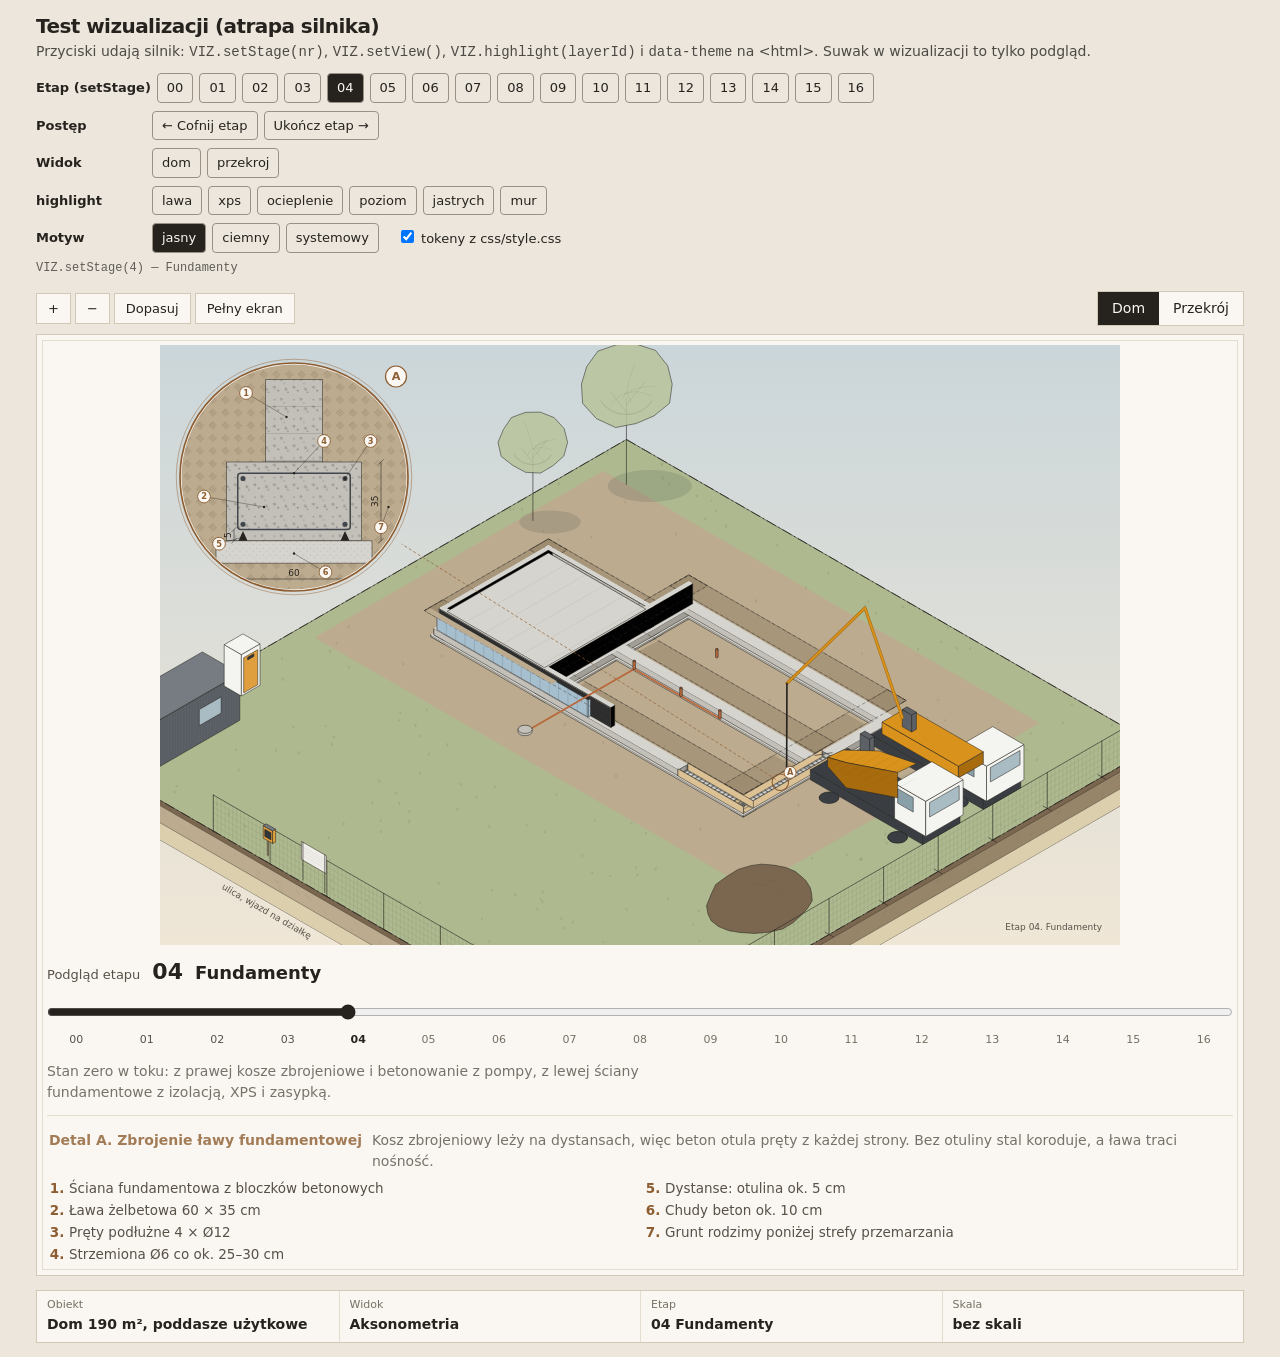
<file: makieta/test-viz.html>
<!doctype html>
<html lang="pl">
<head>
<meta charset="utf-8">
<meta name="viewport" content="width=device-width, initial-scale=1">
<title>Test viz.js</title>
<link rel="stylesheet" href="../css/style.css" id="appCss">
<link rel="stylesheet" href="../css/viz.css">
<style>html,body{height:auto!important;overflow:auto!important}</style>
<style>
/* Atrapa silnika: tylko to, co potrzebne do sprawdzenia viz.js */
body{margin:0; background:var(--bg,#ECE6DC); color:var(--ink,#26231f); font:15px/1.5 "Segoe UI",system-ui,sans-serif}
:root[data-theme="dark"] body{background:var(--bg,#141312); color:var(--ink,#efe8dd)}
.mock{max-width:1240px; margin:0 auto; padding:16px}
.mock h1{font-size:20px; margin:0 0 4px}
.mock p{margin:0 0 10px; opacity:.8; font-size:14px}
.bar{display:flex; flex-wrap:wrap; gap:6px; align-items:center; margin:0 0 8px; font-size:13px}
.bar b{min-width:110px}
.bar button{font:inherit; padding:4px 9px; border:1px solid #9a9184; background:transparent; color:inherit; cursor:pointer; border-radius:4px}
.bar button[aria-pressed="true"]{background:#26231f; color:#faf7f2}
:root[data-theme="dark"] .bar button[aria-pressed="true"]{background:#efe8dd; color:#1c1b19}
#log{font:12px ui-monospace,Consolas,monospace; opacity:.7; min-height:1.5em}
#viz{margin-top:12px}
</style>
</head>
<body>
<div class="mock">
  <h1>Test wizualizacji (atrapa silnika)</h1>
  <p>Przyciski udają silnik: <code>VIZ.setStage(nr)</code>, <code>VIZ.setView()</code>, <code>VIZ.highlight(layerId)</code> i <code>data-theme</code> na &lt;html&gt;. Suwak w wizualizacji to tylko podgląd.</p>
  <div class="bar" id="stages"><b>Etap (setStage)</b></div>
  <div class="bar"><b>Postęp</b><button id="prev">← Cofnij etap</button><button id="next">Ukończ etap →</button></div>
  <div class="bar" id="views"><b>Widok</b><button data-v="dom">dom</button><button data-v="przekroj">przekroj</button></div>
  <div class="bar" id="layers"><b>highlight</b></div>
  <div class="bar" id="themes"><b>Motyw</b><button data-t="light">jasny</button><button data-t="dark">ciemny</button><button data-t="">systemowy</button>
    <label style="margin-left:12px"><input type="checkbox" id="useApp" checked> tokeny z css/style.css</label></div>
  <div id="log"></div>
  <div id="viz"></div>
</div>
<script src="../js/viz.js"></script>
<script>
(function(){
  const log = t => document.getElementById('log').textContent = t;
  const sb = document.getElementById('stages');
  let stage = 4;
  VIZ.STAGES.forEach((s,i) => { const b = document.createElement('button'); b.textContent = String(i).padStart(2,'0'); b.title = s[0]; b.dataset.n = i; sb.appendChild(b); });
  function go(n){
    stage = Math.max(0, Math.min(16, n));
    VIZ.setStage(stage);
    sb.querySelectorAll('button').forEach(b => b.setAttribute('aria-pressed', +b.dataset.n === stage));
    log('VIZ.setStage(' + stage + ')  — ' + VIZ.STAGES[stage][0]);
  }
  sb.onclick = e => { if (e.target.dataset.n) go(+e.target.dataset.n); };
  document.getElementById('prev').onclick = () => go(stage - 1);
  document.getElementById('next').onclick = () => go(stage + 1);
  document.getElementById('views').onclick = e => { const v = e.target.dataset.v; if (v){ VIZ.setView(v); log('VIZ.setView("' + v + '")'); } };

  const lb = document.getElementById('layers');
  ['lawa','xps','ocieplenie','poziom','jastrych','mur'].forEach(id => { const b = document.createElement('button'); b.textContent = id; b.onclick = () => log('VIZ.highlight("' + id + '") → ' + VIZ.highlight(id)); lb.appendChild(b); });

  const tb = document.getElementById('themes');
  function theme(t){
    if (t) document.documentElement.dataset.theme = t; else delete document.documentElement.dataset.theme;
    tb.querySelectorAll('button').forEach(b => b.setAttribute('aria-pressed', b.dataset.t === t));
    log('data-theme = ' + (t || '(brak, systemowy)'));
  }
  tb.onclick = e => { if (e.target.dataset.t !== undefined && e.target.tagName === 'BUTTON') theme(e.target.dataset.t); };
  document.getElementById('useApp').onchange = e => { document.getElementById('appCss').disabled = !e.target.checked; };

  // adres: #etap-12, #ciemny, #przekroj (np. test-viz.html#etap-16-ciemny)
  const h = location.hash, m = h.match(/etap-(\d+)/);
  if (m) stage = +m[1];
  theme(/ciemny/.test(h) ? 'dark' : /system/.test(h) ? '' : 'light');
  VIZ.setStage(stage);                       // silnik może ustawić etap przed mount
  VIZ.mount(document.getElementById('viz'));
  go(stage);
  if (/przekroj/.test(h)) VIZ.setView('przekroj');
})();
</script>
</body>
</html>
</file>
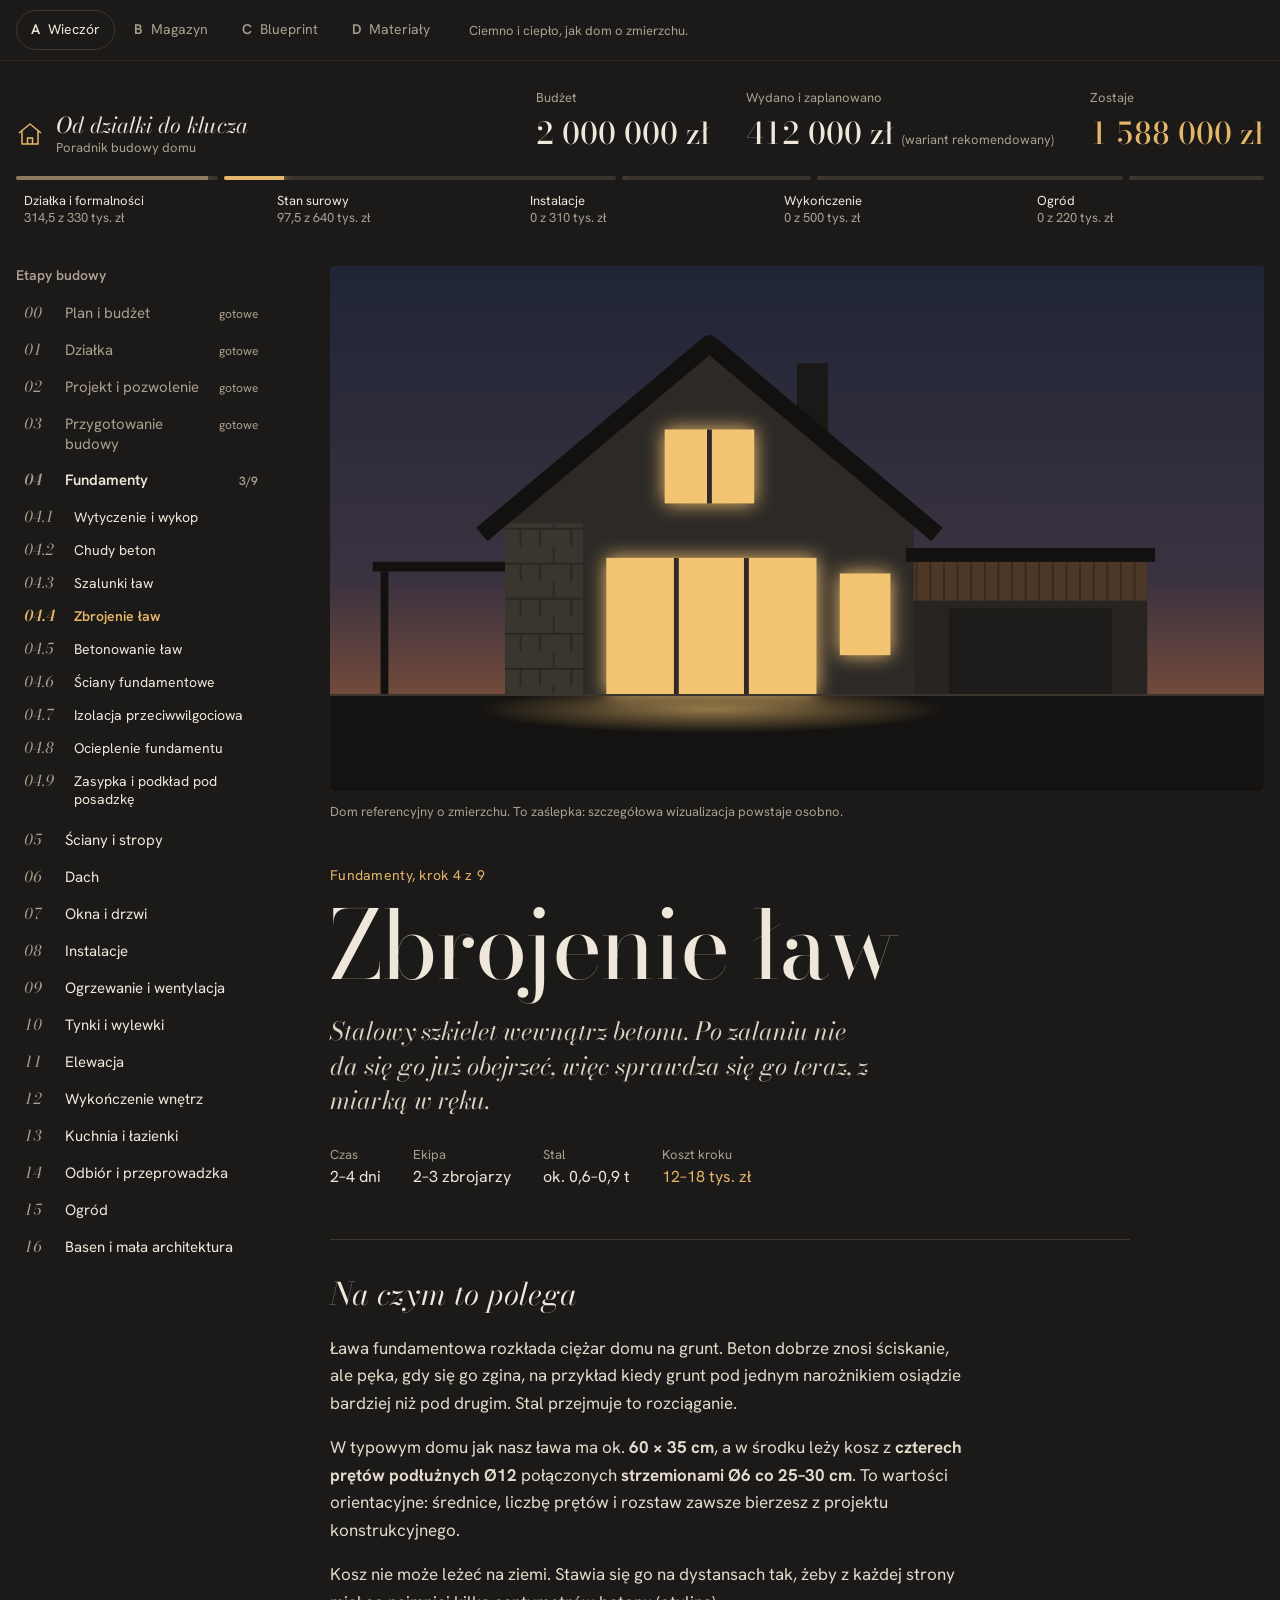
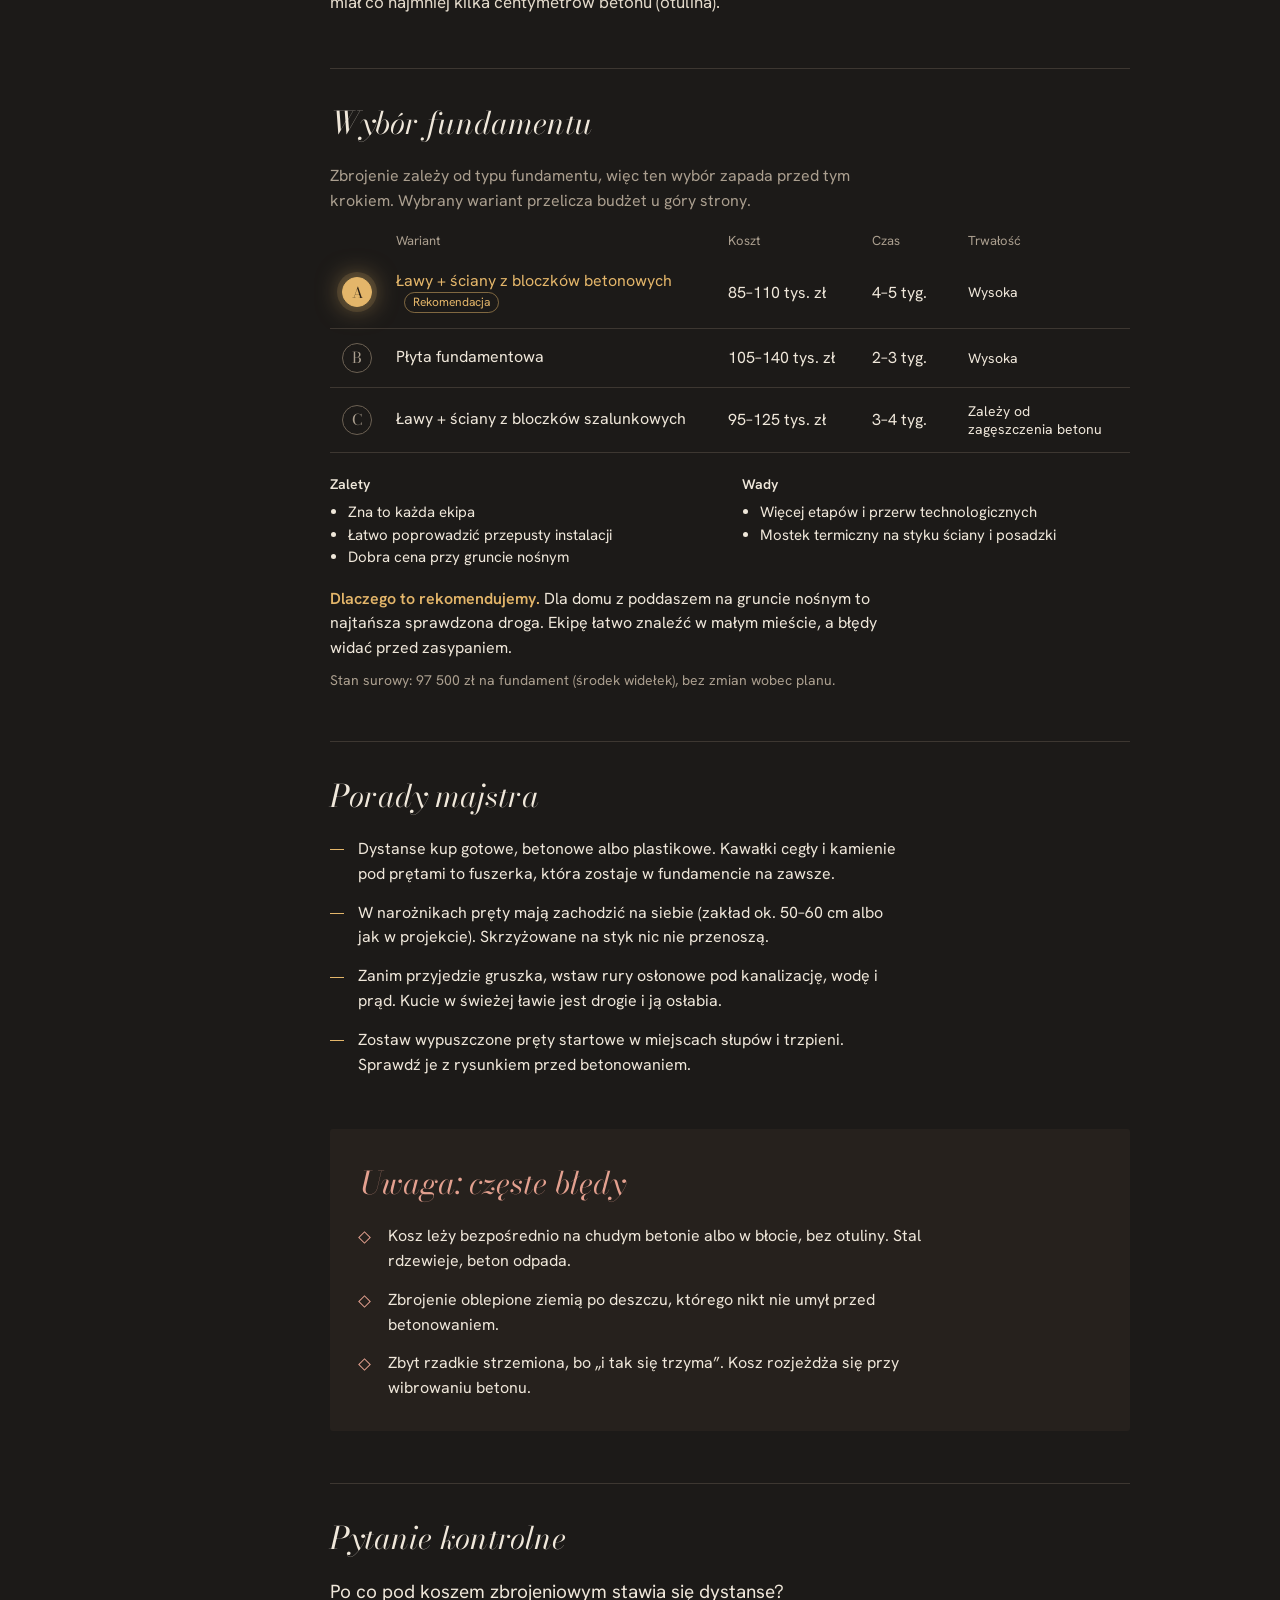
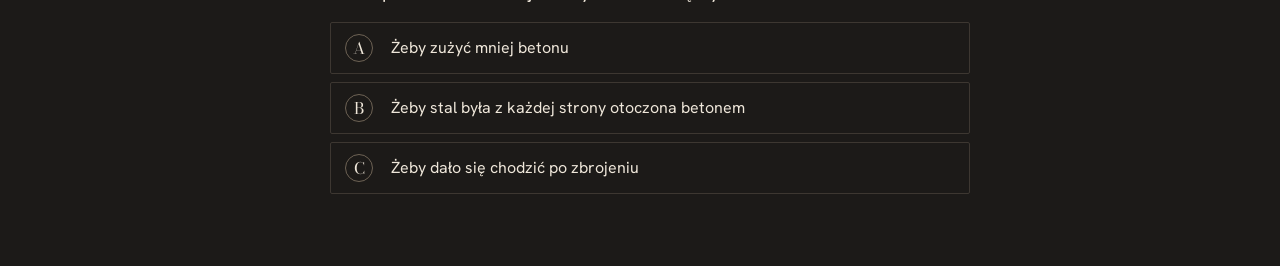
<file: makieta/warianty.html>
<!doctype html>
<html lang="pl">
<head>
<meta charset="utf-8">
<meta name="viewport" content="width=device-width, initial-scale=1, viewport-fit=cover">
<title>Warianty poradnika budowy</title>
<meta name="claude:viewport-fit-sides" content="cover">
<link rel="preconnect" href="https://fonts.googleapis.com">
<link rel="preconnect" href="https://fonts.gstatic.com" crossorigin>
<link rel="stylesheet" href="https://fonts.googleapis.com/css2?family=Albert+Sans:wght@400;500;600&family=Archivo:wdth,wght@62..125,300..900&family=Barlow+Semi+Condensed:wght@400;500;600;700&family=Bodoni+Moda:ital,opsz,wght@0,6..96,400..800;1,6..96,400..800&family=Hanken+Grotesk:wght@400;500;600&family=IBM+Plex+Mono:wght@400;500&family=Marcellus&family=Source+Serif+4:ital,opsz,wght@0,8..60,300..700;1,8..60,300..700&display=swap">
<style>
/* Jeden ekran (budżet, etapy, karta kroku, wizualizacja) w 4 kierunkach. Każdy kierunek to jeden, świadomie wybrany wygląd (bez przełącznika jasny/ciemny). */
:root{
  color-scheme:light;
  --tx-noise:url("data:image/svg+xml,%3Csvg xmlns='http://www.w3.org/2000/svg' width='220' height='220'%3E%3Cfilter id='n'%3E%3CfeTurbulence type='fractalNoise' baseFrequency='.85' numOctaves='3' stitchTiles='stitch'/%3E%3CfeColorMatrix values='0 0 0 0 0 0 0 0 0 0 0 0 0 0 0 0 0 0 -1.1 .78'/%3E%3C/filter%3E%3Crect width='220' height='220' filter='url(%23n)'/%3E%3C/svg%3E");
  --tx-soft:url("data:image/svg+xml,%3Csvg xmlns='http://www.w3.org/2000/svg' width='260' height='260'%3E%3Cfilter id='n'%3E%3CfeTurbulence type='fractalNoise' baseFrequency='.05' numOctaves='4' stitchTiles='stitch'/%3E%3CfeColorMatrix values='0 0 0 0 0 0 0 0 0 0 0 0 0 0 0 1.4 0 0 0 -.55'/%3E%3C/filter%3E%3Crect width='260' height='260' filter='url(%23n)'/%3E%3C/svg%3E");
  --tx-grain:url("data:image/svg+xml,%3Csvg xmlns='http://www.w3.org/2000/svg' width='400' height='200'%3E%3Cfilter id='n'%3E%3CfeTurbulence type='fractalNoise' baseFrequency='.008 .32' numOctaves='3' stitchTiles='stitch'/%3E%3CfeColorMatrix values='0 0 0 0 0 0 0 0 0 0 0 0 0 0 0 1.7 0 0 0 -.6'/%3E%3C/filter%3E%3Crect width='400' height='200' filter='url(%23n)'/%3E%3C/svg%3E");
  --bg:#1c1a18; --fg:#efe7da;
}
*{box-sizing:border-box}
body{margin:0;background:var(--bg);color:var(--fg);font-family:var(--body,system-ui,sans-serif);-webkit-font-smoothing:antialiased;transition:background-color .3s}
body::before{content:"";position:fixed;inset:0 0 auto;height:env(safe-area-inset-top,0px);z-index:10;background:var(--swbg,var(--bg))}
button{font:inherit;color:inherit}
:focus-visible{outline:2px solid var(--acc);outline-offset:3px}
@media (prefers-reduced-motion:reduce){*{transition:none!important;animation:none!important}}

/* ---------- przełącznik kierunków ---------- */
.sw-bar{position:sticky;top:env(safe-area-inset-top,0px);z-index:5;background:var(--swbg);border-bottom:1px solid var(--line2)}
.sw-in{max-width:1440px;margin:0 auto;padding-left:max(16px,env(safe-area-inset-left,0px));padding-right:max(16px,env(safe-area-inset-right,0px));padding-block:10px;display:flex;flex-wrap:wrap;align-items:center;gap:6px 24px}
.sw-tabs{display:flex;gap:4px;overflow-x:auto;max-width:100%}
.sw-tab{display:flex;align-items:baseline;gap:8px;background:none;border:1px solid transparent;border-radius:999px;padding:9px 14px;cursor:pointer;white-space:nowrap;font-size:14px;color:var(--mut);min-height:40px}
.sw-tab b{font-weight:600}
.sw-tab:hover{color:var(--fg)}
.sw-tab[aria-selected="true"]{color:var(--fg);border-color:var(--line)}
.sw-desc{margin:0;font-size:13px;color:var(--mut)}

/* ---------- wspólna struktura ---------- */
.v{font-family:var(--body)}
.wrap{max-width:1440px;margin:0 auto;padding-left:max(16px,env(safe-area-inset-left,0px));padding-right:max(16px,env(safe-area-inset-right,0px));padding-block:28px 72px}
.top{margin-bottom:40px}
.top-in{display:flex;flex-wrap:wrap;justify-content:space-between;align-items:flex-end;gap:18px 40px}
.brand{display:flex;align-items:center;gap:12px}
.brand svg{width:28px;height:28px;fill:none;stroke:currentColor;stroke-width:1.5;stroke-linejoin:round}
.brand-t{display:block;line-height:1.1}
.brand-s{display:block;font-size:13px;color:var(--mut);margin-top:2px}
.nums{display:flex;flex-wrap:wrap;gap:10px 36px;margin:0}
.nums div{display:grid;gap:4px}
.nums dt{font-size:13px;color:var(--mut)}
.nums dd{margin:0;font-variant-numeric:tabular-nums;white-space:nowrap}
.nums small{font-size:13px;color:var(--mut);font-family:var(--body);font-weight:400}
.bar{display:flex;margin-top:20px}
.seg{position:relative;min-width:0;flex-basis:0}
.trk{display:block;position:relative;height:100%;overflow:hidden}
.trk i{position:absolute;top:0;bottom:0;left:0;width:0;transition:width .45s cubic-bezier(.3,.7,.2,1),left .45s cubic-bezier(.3,.7,.2,1)}
.dim{display:none}
.leg{list-style:none;margin:12px 0 0;padding:0;display:grid;grid-template-columns:repeat(5,minmax(0,1fr));gap:8px 18px;font-size:13px}
.leg li{display:grid;grid-template-columns:auto minmax(0,1fr);column-gap:8px;align-items:center}
.leg .sw{display:none}
.leg .ln{grid-column:2}
.leg .la{grid-column:2;color:var(--mut);font-variant-numeric:tabular-nums}

.lay{display:grid;gap:40px;align-items:start}
.toc{grid-area:toc;min-width:0}
.step{grid-area:step;min-width:0}
.viz{grid-area:viz;min-width:0;margin:0}
.toc-btn{display:none;width:100%;justify-content:space-between;align-items:center;background:none;border:1px solid var(--line);padding:12px 14px;cursor:pointer;min-height:48px;border-radius:var(--r,0)}
.toc-h{margin:0 0 10px;font-size:14px;font-weight:600;color:var(--mut)}
.stages,.steps{list-style:none;margin:0;padding:0}
.st{display:grid;grid-template-columns:2.2em minmax(0,1fr) auto;gap:8px;align-items:baseline;width:100%;text-align:left;background:none;border:0;padding:7px 8px;cursor:pointer;font-size:15px;border-radius:var(--r,0);transition:background-color .15s,color .15s}
.st-nr{font-variant-numeric:tabular-nums;color:var(--mut);font-size:13px}
.st-s{font-size:12px;color:var(--mut)}
.st-done .st-t{color:var(--mut)}
.steps{margin:2px 0 8px}
.steps .st{grid-template-columns:3em minmax(0,1fr);font-size:14px;padding:5px 8px}
.steps .st[aria-current="step"]{font-weight:600}
.toc-note{font-size:13px;color:var(--mut);margin:12px 8px 0;min-height:1.2em}

.folio{margin:0 0 16px}
.lead{margin:24px 0 0}
.facts{display:flex;flex-wrap:wrap;gap:12px 32px;margin:28px 0 0}
.facts div{display:grid;gap:3px}
.facts dt{font-size:13px;color:var(--mut)}
.facts dd{margin:0;font-variant-numeric:tabular-nums}
.sec{margin-top:52px}
.sec h2{margin:0 0 18px;text-wrap:balance}
.prose{max-width:64ch;line-height:1.62}
.prose p{margin:0 0 1em}
.prose p:last-child{margin-bottom:0}
.sec-intro{margin:0 0 18px;max-width:62ch;color:var(--mut);line-height:1.55}

.dec{display:grid}
.dec-head,.opt{display:grid;grid-template-columns:40px minmax(0,1fr) 130px 82px 150px;gap:14px;align-items:center}
.dec-head{font-size:13px;color:var(--mut);padding:0 12px 8px}
.dec-head span:first-child{grid-column:2}
.opt{position:relative;padding:14px 12px;cursor:pointer;transition:background-color .2s,box-shadow .2s,transform .2s}
.opt input{position:absolute;opacity:0;width:1px;height:1px;pointer-events:none}
.opt:has(input:focus-visible){outline:2px solid var(--acc);outline-offset:2px}
.opt-sw{display:none}
.opt-k{display:grid;place-items:center;width:30px;height:30px;transition:all .25s}
.opt-n{line-height:1.3}
.opt-c,.opt-t{font-variant-numeric:tabular-nums;white-space:nowrap}
.opt-d{font-size:14px;line-height:1.3}
.rec{font-style:normal;font-size:12px;margin-left:8px;padding:2px 8px;white-space:nowrap;display:inline-block;vertical-align:2px}
.dec-detail{margin-top:22px}
.pc{display:grid;grid-template-columns:repeat(2,minmax(0,1fr));gap:24px}
.pc h3{margin:0 0 8px;font-size:14px;font-weight:600}
.pc ul{margin:0;padding-left:18px;line-height:1.5;font-size:15px}
.why{margin:18px 0 0;max-width:64ch;line-height:1.55}
.eff{margin:10px 0 0;font-size:14px;color:var(--mut);font-variant-numeric:tabular-nums}

.tips,.warn{list-style:none;padding:0;margin:0;display:grid;gap:14px;max-width:64ch}
.tips li,.warn li{position:relative;padding-left:28px;line-height:1.55}
.tips li::before,.warn li::before{content:"";position:absolute;left:0}

.q{margin:0 0 16px;font-size:19px;line-height:1.4;max-width:46ch}
.ans-list{display:grid;gap:8px;max-width:640px}
.ans{display:grid;grid-template-columns:34px minmax(0,1fr) auto;gap:12px;align-items:center;width:100%;text-align:left;background:none;border:1px solid var(--line);padding:11px 14px;cursor:pointer;min-height:50px;border-radius:var(--r,0);transition:all .2s}
.ans[aria-disabled="true"]{cursor:default}
.ans-k{display:grid;place-items:center;width:28px;height:28px}
.ans-r{font-size:13px}
.ans.off{opacity:.45}
.explain{margin-top:16px;max-width:64ch;line-height:1.55}
.explain p{margin:0 0 10px}
.retry{background:none;border:0;padding:6px 0;text-decoration:underline;text-underline-offset:3px;cursor:pointer;color:var(--mut);min-height:44px}
.retry:hover{color:var(--fg)}

.house{display:block;width:100%;height:auto}
.house .p-bg{fill:transparent}
.house .p-ln{stroke:currentColor;stroke-width:1;fill:none}
.house .dims,.house .pool{display:none}
.viz figcaption{margin-top:12px;font-size:13px;color:var(--mut);line-height:1.45}
.tblock,.samples{display:none}

@media (min-width:961px){.toc-in{position:sticky;top:84px}}
@media (max-width:960px){
  .lay{grid-template-columns:minmax(0,1fr)!important;grid-template-areas:"toc" "step" "viz"!important}
  .toc-btn{display:flex}
  .toc[data-open="false"] .toc-in{display:none}
  .toc-in{margin-top:10px}
  .viz{position:static!important;margin-top:0!important}
}
@media (max-width:720px){
  .leg{grid-template-columns:repeat(2,minmax(0,1fr))}
  .dec-head{display:none}
  .opt{grid-template-columns:36px minmax(0,1fr);row-gap:4px}
  .opt-k{grid-row:span 4;align-self:start}
  .opt-c,.opt-t,.opt-d{grid-column:2;font-size:14px}
  .opt-c::before,.opt-t::before,.opt-d::before{content:attr(data-l) ": ";color:var(--mut)}
  .pc{grid-template-columns:minmax(0,1fr)}
}

/* ================= A. Wieczór ================= */
body[data-active="a"]{--bg:#1c1a18;--fg:#efe7da;--mut:#ab9f8f;--line:#3d3731;--line2:#2c2925;--surf:#262320;--acc:#e4b66a;--bad:#e3a08f;--swbg:#1c1a18;--r:2px;--body:"Hanken Grotesk",system-ui,sans-serif;--disp:"Bodoni Moda",Didot,"Times New Roman",serif;color-scheme:dark}
.v-a .brand-t{font-family:var(--disp);font-style:italic;font-size:22px}
.v-a .brand svg{stroke:var(--acc)}
.v-a .nums dd{font-family:var(--disp);font-size:30px;font-weight:500}
.v-a .nums .left dd{color:var(--acc)}
.v-a .bar{height:4px;gap:6px}
.v-a .trk{background:#38322c;border-radius:2px}
.v-a .f{background:#8e7a5d}
.v-a .c{background:var(--acc);box-shadow:0 0 10px 1px rgba(228,182,106,.75)}
.v-a .lay{grid-template-columns:250px minmax(0,1fr);grid-template-areas:"toc viz" "toc step";column-gap:64px;row-gap:44px}
.v-a .step{max-width:800px}
.v-a .viz svg{border-radius:3px}
.v-a .st:hover{color:var(--acc);background:var(--surf)}
.v-a .st-nr{font-family:var(--disp);font-style:italic;font-size:15px}
.v-a .st-cur>.st{color:var(--fg);font-weight:600}
.v-a .steps .st[aria-current="step"]{color:var(--acc)}
.v-a .steps .st[aria-current="step"] .st-nr{color:var(--acc)}
.v-a .folio{color:var(--acc);font-size:14px;letter-spacing:.02em}
.v-a h1{font-family:var(--disp);font-weight:400;font-size:clamp(52px,7.4vw,112px);line-height:.95;letter-spacing:-.015em;margin:0;font-variation-settings:"opsz" 96;text-wrap:balance}
.v-a .lead{font-family:var(--disp);font-style:italic;font-size:clamp(20px,2.2vw,25px);line-height:1.38;color:#dcd2c2;max-width:36ch}
.v-a .facts dd{font-size:16px}
.v-a .facts .amt dd{color:var(--acc)}
.v-a .sec{border-top:1px solid var(--line);padding-top:30px}
.v-a .sec h2{font-family:var(--disp);font-style:italic;font-weight:400;font-size:31px}
.v-a .prose{font-size:17px;color:#e3dacb}
.v-a .opt{border-bottom:1px solid var(--line)}
.v-a .opt:hover{background:var(--surf)}
.v-a .opt-k{border-radius:50%;border:1px solid #6d6254;font-family:var(--disp);font-size:15px;color:var(--mut)}
.v-a .opt.on .opt-k{background:var(--acc);border-color:var(--acc);color:#2a2116;box-shadow:0 0 0 5px rgba(228,182,106,.14),0 0 26px rgba(228,182,106,.6)}
.v-a .opt.on .opt-n{color:var(--acc)}
.v-a .rec{border:1px solid rgba(228,182,106,.5);color:var(--acc);border-radius:20px}
.v-a .why b{color:var(--acc);font-weight:600}
.v-a .tips li::before{top:.78em;width:14px;height:1px;background:var(--acc)}
.v-a .sec-warn{background:#26211d;padding:30px;border-top:0;border-radius:3px}
.v-a .sec-warn h2{color:var(--bad)}
.v-a .warn li::before{top:.55em;width:7px;height:7px;border:1px solid var(--bad);transform:rotate(45deg)}
.v-a .ans:hover:not([aria-disabled="true"]){border-color:#7a6d5c;background:var(--surf)}
.v-a .ans-k{border-radius:50%;border:1px solid #6d6254;font-family:var(--disp)}
.v-a .ans.ok{border-color:var(--acc);box-shadow:0 0 30px -8px rgba(228,182,106,.55)}
.v-a .ans.ok .ans-k{background:var(--acc);border-color:var(--acc);color:#2a2116}
.v-a .ans.ok .ans-r{color:var(--acc)}
.v-a .ans.bad{border-color:var(--bad);color:var(--bad)}
.v-a .explain b{color:var(--acc)}
.v-a .sky{fill:url(#sky-a)}
.v-a .earth{fill:#151311}
.v-a .wall{fill:#2c2926}
.v-a .stone{fill:url(#stones-a)}
.v-a #stones-a .p-bg{fill:#39352f}.v-a #stones-a .p-ln{stroke:#2a2622}
.v-a .wood{fill:url(#boards-a)}
.v-a #boards-a .p-bg{fill:#4d3828}.v-a #boards-a .p-ln{stroke:#3a2a1d}
.v-a .roof{stroke:#121110;stroke-width:9;fill:none;stroke-linejoin:round}
.v-a .garage{fill:#272421}.v-a .gslab,.v-a .terr rect{fill:#121110}.v-a .gdoor{fill:#1e1c1a}.v-a .chim{fill:#1b1917}
.v-a .glass{fill:#f3c472}.v-a .lit{filter:url(#glow-a)}
.v-a .mull{stroke:#2c2926;stroke-width:2.5}
.v-a .gl{stroke:#3c352d}
.v-a .pool{display:inline;fill:url(#pool-a)}
.v-a .lamp{fill:#f3c472}

/* ================= B. Magazyn ================= */
body[data-active="b"]{--bg:#f3f3f0;--fg:#1a1a18;--mut:#5c5b55;--line:#cdccc5;--line2:#1a1a18;--surf:#ffffff;--acc:#f2d13c;--bad:#9c2f1c;--swbg:#f3f3f0;--r:0;--body:"Source Serif 4",Georgia,serif;--disp:"Archivo","Arial Narrow",sans-serif;color-scheme:light}
.v-b .sw-tab{font-family:var(--disp)}
.v-b .brand-t{font-family:var(--disp);font-stretch:75%;font-weight:800;font-size:22px}
.v-b .brand-s{font-style:italic}
.v-b .nums dt{font-family:var(--disp);font-stretch:85%}
.v-b .nums dd{font-family:var(--disp);font-stretch:68%;font-weight:700;font-size:42px;line-height:1}
.v-b .bar{height:12px;gap:2px}
.v-b .trk{background:#dddbd4}
.v-b .f{background:var(--fg)}
.v-b .c{background:var(--acc)}
.v-b .leg{font-family:var(--disp);font-stretch:85%}
.v-b .lay{grid-template-columns:170px minmax(0,1.6fr) minmax(0,1fr);grid-template-areas:"toc step viz";column-gap:52px}
.v-b .viz{margin-top:230px;position:sticky;top:84px}
.v-b .toc-h{font-family:var(--disp);font-stretch:85%;color:var(--fg)}
.v-b .st{font-family:var(--disp);font-stretch:85%;padding:6px 0;border-bottom:1px solid transparent}
.v-b .st:hover{border-bottom-color:var(--fg)}
.v-b .st-cur>.st{font-weight:700}
.v-b .steps .st{font-family:var(--body);font-stretch:100%}
.v-b .steps .st[aria-current="step"]{background:var(--acc);padding-inline:6px}
.v-b .folio{font-family:var(--disp);font-stretch:80%;font-weight:500;font-size:15px}
.v-b h1{font-family:var(--disp);font-stretch:66%;font-weight:800;font-size:clamp(68px,11vw,176px);line-height:.83;letter-spacing:-.022em;margin:0 0 0 -.04em;text-wrap:balance}
.v-b .lead{font-size:clamp(21px,2.3vw,27px);line-height:1.28;font-style:italic;font-weight:350;max-width:30ch}
.v-b .facts{border-top:1.5px solid var(--fg);padding-top:12px;max-width:760px}
.v-b .facts dt{font-family:var(--disp);font-stretch:85%}
.v-b .facts dd{font-family:var(--disp);font-stretch:80%;font-weight:600;font-size:18px}
.v-b .sec{display:grid;grid-template-columns:minmax(0,1fr) minmax(0,2.7fr);column-gap:32px;margin-top:72px}
.v-b .sec>h2{font-family:var(--disp);font-stretch:78%;font-weight:700;font-size:18px;line-height:1.2;margin:5px 0 12px}
.v-b .sec>:not(h2){grid-column:2}
.v-b .prose{font-size:18px}
.v-b .prose p:first-child::first-letter{font-family:var(--disp);font-stretch:66%;font-weight:800;float:left;font-size:5.3em;line-height:.8;margin:.04em .08em 0 0}
.v-b .dec-head{font-family:var(--disp);font-stretch:85%}
.v-b .opt{border-top:1px solid var(--fg)}
.v-b .opt:last-child{border-bottom:1px solid var(--fg)}
.v-b .opt:hover{background:var(--surf)}
.v-b .opt.on{background:var(--acc)}
.v-b .opt-k{font-family:var(--disp);font-stretch:66%;font-weight:800;font-size:30px}
.v-b .opt-n{font-size:17px}
.v-b .opt-c,.v-b .opt-t{font-family:var(--disp);font-stretch:85%;font-weight:600}
.v-b .rec{font-family:var(--disp);font-stretch:85%;background:var(--fg);color:var(--bg);padding:3px 8px}
.v-b .pc h3{font-family:var(--disp);font-stretch:85%}
.v-b .why{font-style:italic}
.v-b .eff{font-family:var(--disp);font-stretch:85%}
.v-b .tips{font-size:17px}
.v-b .tips li::before{top:.6em;width:7px;height:7px;background:var(--fg)}
.v-b .sec-warn>h2{color:var(--bad)}
.v-b .warn{font-size:17px}
.v-b .warn li::before{top:.15em;content:"!";font-family:var(--disp);font-weight:800;color:var(--bad);font-size:18px}
.v-b .q{font-size:22px;font-style:italic}
.v-b .ans{border:0;border-top:1px solid var(--fg);font-size:18px}
.v-b .ans:last-child{border-bottom:1px solid var(--fg)}
.v-b .ans:hover:not([aria-disabled="true"]){background:var(--surf)}
.v-b .ans-k{font-family:var(--disp);font-stretch:66%;font-weight:800;font-size:26px}
.v-b .ans-r{font-family:var(--disp);font-stretch:85%;font-weight:600}
.v-b .ans.ok{background:var(--acc)}
.v-b .ans.bad{text-decoration:line-through;color:var(--bad)}
.v-b .ans.off{opacity:.4}
.v-b .viz{background:var(--surf);padding:22px 22px 18px}
.v-b .viz figcaption{font-style:italic;font-size:14px;color:var(--mut)}
.v-b .viz figcaption b{font-family:var(--disp);font-style:normal;font-stretch:85%;color:var(--fg);margin-right:6px}
.v-b .sky,.v-b .earth{fill:#fff}
.v-b .wall,.v-b .garage,.v-b .gdoor,.v-b .chim,.v-b .terr rect{fill:#fff;stroke:#1a1a18;stroke-width:1.4}
.v-b .gslab{fill:#1a1a18}
.v-b .stone{fill:url(#stones-b);stroke:#1a1a18;stroke-width:1.4}
.v-b .wood{fill:url(#boards-b);stroke:#1a1a18;stroke-width:1.4}
.v-b .glass{fill:url(#hatch-b);stroke:#1a1a18;stroke-width:1.4}
.v-b .p-ln{stroke:#1a1a18;stroke-width:.7}
.v-b .roof{stroke:#1a1a18;stroke-width:4;fill:none;stroke-linejoin:miter}
.v-b .mull{stroke:#1a1a18;stroke-width:1.4}
.v-b .gl{stroke:#1a1a18;stroke-width:2}

/* ================= C. Blueprint ================= */
body[data-active="c"]{--bg:#173a66;--fg:#f2f6fc;--mut:#b2c7e3;--line:rgba(242,246,252,.42);--line2:rgba(242,246,252,.28);--surf:rgba(255,255,255,.07);--acc:#ffbb98;--bad:#ffbb98;--swbg:#173a66;--r:0;--body:"Barlow Semi Condensed","Arial Narrow",sans-serif;--mono:"IBM Plex Mono",ui-monospace,monospace;color-scheme:dark;
  background-image:linear-gradient(rgba(255,255,255,.11) 1px,transparent 1px),linear-gradient(90deg,rgba(255,255,255,.11) 1px,transparent 1px),linear-gradient(rgba(255,255,255,.045) 1px,transparent 1px),linear-gradient(90deg,rgba(255,255,255,.045) 1px,transparent 1px);
  background-size:50px 50px,50px 50px,10px 10px,10px 10px}
.v-c .brand-t{font-weight:600;font-size:21px;text-transform:uppercase;letter-spacing:.06em}
.v-c .brand-s{font-family:var(--mono);font-size:12px}
.v-c .nums dt{font-family:var(--mono);font-size:12px}
.v-c .nums dd{font-weight:600;font-size:32px;letter-spacing:.01em}
.v-c .nums small{font-family:var(--mono);font-size:12px}
.v-c .nums .left dd{color:var(--acc)}
.v-c .bar{margin-top:14px}
.v-c .seg{height:38px;border-left:1px solid var(--line)}
.v-c .seg:last-child{border-right:1px solid var(--line)}
.v-c .seg::before{content:"";position:absolute;left:-6px;bottom:9px;width:12px;height:1.5px;background:var(--fg);transform:rotate(-45deg)}
.v-c .seg:last-child::after{content:"";position:absolute;right:-6px;bottom:9px;width:12px;height:1.5px;background:var(--fg);transform:rotate(-45deg)}
.v-c .trk{position:absolute;left:0;right:0;bottom:3px;height:7px;border-top:1px solid var(--fg);overflow:hidden}
.v-c .trk i{top:auto;bottom:0;height:5px}
.v-c .f{background:var(--fg);opacity:.8}
.v-c .c{background:repeating-linear-gradient(45deg,var(--acc) 0 2px,transparent 2px 5px)}
.v-c .dim{display:block;position:absolute;top:2px;left:0;right:0;text-align:center;font-family:var(--mono);font-size:12px;color:var(--fg)}
.v-c .leg{font-size:14px}
.v-c .leg .la{font-family:var(--mono);font-size:12px}
.v-c .lay{grid-template-columns:210px minmax(0,1fr) 420px;grid-template-areas:"toc step viz";column-gap:40px}
.v-c .viz{position:sticky;top:84px;border:1.5px solid var(--fg);padding:16px;background:rgba(23,58,102,.72)}
.v-c .toc-h{font-family:var(--mono);font-size:12px;font-weight:400}
.v-c .st{font-size:16px}
.v-c .st-nr,.v-c .st-s{font-family:var(--mono);font-size:12px}
.v-c .st:hover{background:var(--surf)}
.v-c .st-cur>.st{font-weight:600}
.v-c .steps .st[aria-current="step"]{color:var(--acc);box-shadow:inset 0 0 0 1px var(--acc)}
.v-c .steps .st[aria-current="step"] .st-nr{color:var(--acc)}
.v-c .toc-note{font-family:var(--mono);font-size:12px}
.v-c .step{border:1.5px solid var(--fg);outline:1px solid var(--line);outline-offset:5px;padding:clamp(20px,3vw,44px);background:rgba(23,58,102,.72)}
.v-c .folio{font-family:var(--mono);font-size:13px;color:var(--mut)}
.v-c h1{font-weight:600;font-size:clamp(44px,6vw,86px);text-transform:uppercase;letter-spacing:.035em;line-height:.95;margin:0;text-wrap:balance}
.v-c .lead{font-size:clamp(19px,2vw,22px);line-height:1.4;max-width:44ch}
.v-c .facts dt{font-family:var(--mono);font-size:12px}
.v-c .facts dd{font-size:19px;font-weight:500}
.v-c .facts .amt dd{color:var(--acc)}
.v-c .sec h2{display:flex;align-items:center;gap:14px;font-weight:600;font-size:23px;letter-spacing:.01em}
.v-c .sec h2::after{content:"";flex:1;height:1px;background:var(--line)}
.v-c .prose{font-size:18px;line-height:1.55}
.v-c .sec-intro{font-size:17px}
.v-c .dec{border:1px solid var(--line)}
.v-c .dec-head{font-family:var(--mono);font-size:12px;padding:10px 12px;border-bottom:1px solid var(--line)}
.v-c .opt{border-bottom:1px solid var(--line);font-size:17px}
.v-c .opt:last-child{border-bottom:0}
.v-c .opt:hover{background:var(--surf)}
.v-c .opt.on{background:rgba(255,187,152,.08)}
.v-c .opt-k{font-family:var(--mono);font-size:14px;border:2px solid transparent;border-radius:50%}
.v-c .opt.on .opt-k{border-color:var(--acc);color:var(--acc);transform:rotate(-10deg) scaleX(1.18)}
.v-c .opt.on .opt-n{color:var(--acc)}
.v-c .opt-c,.v-c .opt-t{font-family:var(--mono);font-size:14px}
.v-c .rec{font-family:var(--mono);font-size:11px;border:1px solid var(--fg);padding:2px 6px}
.v-c .pc{font-size:16px}
.v-c .pc h3{font-family:var(--mono);font-size:12px;font-weight:400;color:var(--mut)}
.v-c .why{font-size:17px}
.v-c .why b{color:var(--acc)}
.v-c .eff{font-family:var(--mono);font-size:12px}
.v-c .tips,.v-c .warn{font-size:17px}
.v-c .tips li::before{top:.45em;width:9px;height:9px;border:1.5px solid var(--fg);border-radius:50%}
.v-c .sec-warn h2{color:var(--acc)}
.v-c .warn li::before{top:.15em;content:"\00D7";font-family:var(--mono);color:var(--acc);font-size:18px;line-height:1}
.v-c .q{font-size:21px}
.v-c .ans{font-size:17px}
.v-c .ans:hover:not([aria-disabled="true"]){background:var(--surf);border-color:var(--fg)}
.v-c .ans-k{width:24px;height:24px;border:1.5px solid var(--fg);font-family:var(--mono);font-size:12px}
.v-c .ans-r{font-family:var(--mono);font-size:12px}
.v-c .ans.ok{border-color:var(--acc)}
.v-c .ans.ok .ans-k{border-color:var(--acc);color:var(--acc);border-radius:50%;transform:rotate(-8deg) scale(1.15)}
.v-c .ans.ok .ans-r{color:var(--acc)}
.v-c .ans.bad{text-decoration:line-through}
.v-c .explain b{color:var(--acc)}
.v-c .viz figcaption{font-family:var(--mono);font-size:12px}
.v-c .tblock{display:grid;grid-template-columns:repeat(2,minmax(0,1fr));border:1px solid var(--fg);margin-top:14px}
.v-c .tblock div{padding:7px 9px;border-right:1px solid var(--line);border-bottom:1px solid var(--line);min-width:0}
.v-c .tblock div:nth-child(2n){border-right:0}
.v-c .tblock div:nth-last-child(-n+2){border-bottom:0}
.v-c .tblock span{display:block;font-family:var(--mono);font-size:11px;color:var(--mut)}
.v-c .tblock b{font-weight:500;font-size:15px}
.v-c .sky,.v-c .earth{fill:none}
.v-c .wall,.v-c .garage,.v-c .gdoor,.v-c .chim,.v-c .terr rect,.v-c .gslab{fill:none;stroke:#f2f6fc;stroke-width:1.3}
.v-c .stone{fill:url(#stones-c);stroke:#f2f6fc;stroke-width:1.3}
.v-c .wood{fill:url(#boards-c);stroke:#f2f6fc;stroke-width:1.3}
.v-c .glass{fill:url(#hatch-c);stroke:#f2f6fc;stroke-width:1.3}
.v-c .p-ln{stroke:rgba(242,246,252,.6);stroke-width:.7}
.v-c .roof{stroke:#f2f6fc;stroke-width:3;fill:none}
.v-c .mull{stroke:#f2f6fc;stroke-width:1.3}
.v-c .gl{stroke:#f2f6fc;stroke-width:1.8}
.v-c .house .dims{display:inline}
.v-c .dims path{stroke:#b2c7e3;stroke-width:1;fill:none}
.v-c .dims .tk{stroke:#f2f6fc;stroke-width:1.6}
.v-c .dims text{fill:#b2c7e3;font-family:"IBM Plex Mono",monospace;font-size:10px}
.v-c .dims .ang{stroke:#ffbb98}
.v-c .dims .angt{fill:#ffbb98}

/* ================= D. Materiały ================= */
body[data-active="d"]{--bg:#e5ded1;--fg:#2c2823;--mut:#5b5348;--line:#c9bdab;--line2:#cbbfad;--surf:#f5f1ea;--acc:#535e41;--bad:#8a3e2b;--swbg:#e9e3d7;--r:4px;--body:"Albert Sans",system-ui,sans-serif;--disp:"Marcellus",Georgia,serif;color-scheme:light;
  background-image:repeating-linear-gradient(0deg,rgba(92,72,44,.055) 0 1px,transparent 1px 3px),repeating-linear-gradient(90deg,rgba(92,72,44,.045) 0 1px,transparent 1px 3px)}
.v-d{--m-soil:var(--tx-noise),var(--tx-soft),#7c6a50;--m-conc:var(--tx-noise),var(--tx-soft),#aca89f;--m-steel:repeating-linear-gradient(90deg,rgba(255,255,255,.2) 0 1px,transparent 1px 3px),linear-gradient(180deg,#949ea4,#78838a);--m-oak:var(--tx-grain),#a9794c;--m-moss:var(--tx-noise),var(--tx-soft),#5e6948;--m-plaster:var(--tx-noise),#ece6da;--m-stone:var(--tx-soft),var(--tx-noise),#918a7e}
.v-d .top{position:relative;padding:26px 30px;border-radius:4px;background:var(--tx-noise),var(--tx-soft),#d2cec6;box-shadow:inset 0 1px 0 rgba(255,255,255,.55),0 1px 0 rgba(0,0,0,.08),0 18px 32px -22px rgba(50,40,30,.55)}
.v-d .top::before,.v-d .top::after{content:"";position:absolute;width:9px;height:9px;border-radius:50%;background:#7a766e;box-shadow:inset 0 1.5px 2px rgba(0,0,0,.55),0 1px 0 rgba(255,255,255,.6)}
.v-d .top::before{top:12px;left:12px}
.v-d .top::after{bottom:12px;right:12px}
.v-d .brand-t{font-family:var(--disp);font-size:23px}
.v-d .brand-s,.v-d .nums dt,.v-d .nums small,.v-d .leg .la{color:#4c463e}
.v-d .nums dd{font-family:var(--disp);font-size:33px}
.v-d .bar{height:22px;gap:4px}
.v-d .trk{border-radius:3px;background:rgba(255,255,255,.4);box-shadow:inset 0 1px 2px rgba(0,0,0,.18)}
.v-d .f,.v-d .c{background:var(--mat)}
.v-d .c{box-shadow:inset 0 0 0 2px rgba(255,255,255,.75)}
.v-d .seg-dzialka,.v-d .leg-dzialka{--mat:var(--m-soil)}
.v-d .seg-surowy,.v-d .leg-surowy{--mat:var(--m-conc)}
.v-d .seg-instal,.v-d .leg-instal{--mat:var(--m-steel)}
.v-d .seg-wykoncz,.v-d .leg-wykoncz{--mat:var(--m-oak)}
.v-d .seg-ogrod,.v-d .leg-ogrod{--mat:var(--m-moss)}
.v-d .leg .sw{display:block;grid-row:span 2;width:18px;height:18px;border-radius:3px;background:var(--mat);box-shadow:inset 0 0 0 1px rgba(0,0,0,.12)}
.v-d .lay{grid-template-columns:240px minmax(0,1fr) 360px;grid-template-areas:"toc step viz";gap:32px}
.v-d .toc-in{background:var(--surf);border-radius:4px;padding:18px 12px;box-shadow:0 1px 0 #c8bba8,0 12px 26px -20px rgba(60,45,30,.5)}
.v-d .toc-btn{background:var(--surf)}
.v-d .toc-h{font-family:var(--disp);font-size:20px;font-weight:400;color:var(--fg);padding-inline:8px}
.v-d .st:hover{background:#ebe4d8}
.v-d .st-cur>.st{background:var(--tx-grain),#b68c60;color:#24190f;font-weight:600;box-shadow:inset 0 -2px 0 rgba(0,0,0,.12)}
.v-d .st-cur>.st .st-nr,.v-d .st-cur>.st .st-s{color:#3a2a1a}
.v-d .steps .st[aria-current="step"]{color:var(--acc)}
.v-d .steps .st[aria-current="step"]::after{content:"";position:absolute}
.v-d .step{background:var(--surf);border-radius:4px;padding:clamp(20px,3.5vw,48px);box-shadow:0 1px 0 #c3b6a2,0 22px 40px -28px rgba(60,45,30,.55)}
.v-d .folio{font-size:14px;color:var(--mut)}
.v-d h1{font-family:var(--disp);font-weight:400;font-size:clamp(46px,6.2vw,84px);line-height:1;margin:0;text-wrap:balance}
.v-d .lead{font-size:clamp(18px,1.8vw,21px);line-height:1.45;max-width:42ch;color:#4a443b}
.v-d .facts dd{font-size:16px;font-weight:500}
.v-d .sec h2{font-family:var(--disp);font-weight:400;font-size:29px}
.v-d .prose{font-size:17px}
.v-d .dec{grid-template-columns:repeat(3,minmax(0,1fr));gap:16px}
.v-d .dec-head{display:none}
.v-d .opt{display:flex;flex-direction:column;align-items:stretch;gap:8px;padding:0 0 18px;border-radius:4px;background:#fcfaf6;box-shadow:0 1px 0 #cfc4b2,0 8px 16px -12px rgba(60,45,30,.45);overflow:hidden}
.v-d .opt>span:not(.opt-sw):not(.opt-k){padding-inline:16px}
.v-d .opt:hover{transform:translateY(-2px);box-shadow:0 1px 0 #cfc4b2,0 14px 22px -12px rgba(60,45,30,.5)}
.v-d .opt.on{box-shadow:0 0 0 2px var(--acc),0 16px 26px -14px rgba(60,45,30,.55)}
.v-d .opt-sw{display:block;height:86px;margin-bottom:6px;box-shadow:inset 0 -1px 0 rgba(0,0,0,.12)}
.v-d .opt[data-id="lawy"] .opt-sw{background:repeating-linear-gradient(0deg,#86827a 0 2px,transparent 2px 22px),repeating-linear-gradient(90deg,#86827a 0 2px,transparent 2px 44px),var(--tx-noise),#b4b0a7}
.v-d .opt[data-id="plyta"] .opt-sw{background:linear-gradient(105deg,rgba(255,255,255,.3),transparent 55%),var(--tx-noise),var(--tx-soft),#bdb9b0}
.v-d .opt[data-id="szalunkowe"] .opt-sw{background:radial-gradient(circle at 25% 50%,#6c6861 0 8px,transparent 9px) 0 0/44px 26px,radial-gradient(circle at 75% 50%,#6c6861 0 8px,transparent 9px) 0 0/44px 26px,repeating-linear-gradient(0deg,#86827a 0 2px,transparent 2px 26px),var(--tx-noise),#a8a49b}
.v-d .opt-k{position:absolute;top:10px;left:10px;width:30px;height:30px;border-radius:50%;background:var(--surf);font-family:var(--disp);font-size:15px;box-shadow:0 1px 3px rgba(0,0,0,.2)}
.v-d .opt.on .opt-k{background:var(--acc);color:#fff}
.v-d .opt-n{font-weight:600;font-size:16px}
.v-d .opt-c,.v-d .opt-t,.v-d .opt-d{font-size:14px}
.v-d .opt-c::before,.v-d .opt-t::before,.v-d .opt-d::before{content:attr(data-l);display:block;font-size:12px;color:var(--mut)}
.v-d .rec{display:table;margin:6px 0 0;background:var(--acc);color:#fff;border-radius:999px}
.v-d .why b{color:var(--acc)}
.v-d .tips li::before{top:.45em;width:11px;height:11px;border-radius:50%;background:var(--m-oak)}
.v-d .sec-warn{background:var(--tx-noise),#ded4c3;padding:26px 28px;border-radius:4px}
.v-d .sec-warn h2{color:var(--bad)}
.v-d .warn li::before{top:.5em;width:9px;height:9px;background:var(--bad);transform:rotate(45deg)}
.v-d .ans{border-radius:999px;background:#fcfaf6;padding-inline:10px 18px}
.v-d .ans:hover:not([aria-disabled="true"]){border-color:var(--fg)}
.v-d .ans-k{border-radius:50%;background:#ebe4d8;font-family:var(--disp)}
.v-d .ans.ok{background:var(--acc);border-color:var(--acc);color:#fff}
.v-d .ans.ok .ans-k{background:#fff;color:var(--acc)}
.v-d .ans.bad{text-decoration:line-through;color:var(--bad)}
.v-d .explain b{color:var(--acc)}
.v-d .viz{background:var(--surf);padding:16px;border-radius:4px;box-shadow:0 1px 0 #c3b6a2,0 22px 40px -28px rgba(60,45,30,.55);position:sticky;top:84px}
.v-d .viz svg{border-radius:2px}
.v-d .samples{display:grid;grid-template-columns:repeat(4,minmax(0,1fr));gap:10px;margin-top:14px}
.v-d .smp i{display:block;aspect-ratio:1;max-width:100%;border-radius:3px;box-shadow:inset 0 0 0 1px rgba(0,0,0,.1),0 2px 4px -2px rgba(0,0,0,.3)}
.v-d .smp span{display:block;font-size:12px;margin-top:6px;color:var(--mut)}
.v-d .smp-tynk i{background:var(--m-plaster)}
.v-d .smp-kamien i{background:var(--m-stone)}
.v-d .smp-deska i{background:var(--m-oak)}
.v-d .smp-beton i{background:var(--m-conc)}
.v-d .sky{fill:#e9e4da}
.v-d .earth{fill:#7f7058}
.v-d .wall{fill:#efe9de}
.v-d .stone{fill:url(#stones-d)}
.v-d #stones-d .p-bg{fill:#918a7e}.v-d #stones-d .p-ln{stroke:#6e685e}
.v-d .wood{fill:url(#boards-d)}
.v-d #boards-d .p-bg{fill:#a9794c}.v-d #boards-d .p-ln{stroke:#7a5534}
.v-d .glass{fill:#6d7c80}
.v-d .roof{stroke:#3a3631;stroke-width:8;fill:none;stroke-linejoin:round}
.v-d .garage{fill:#e7e1d5}.v-d .gdoor{fill:#4a463f}.v-d .gslab,.v-d .terr rect{fill:#3a3631}.v-d .chim{fill:#58534b}
.v-d .mull{stroke:#efe9de;stroke-width:2.5}
.v-d .gl{stroke:#5f533f;stroke-width:2}
@media (max-width:720px){
  .v-d .dec{grid-template-columns:minmax(0,1fr)}
  .v-d .opt-sw{height:56px}
  .v-b .sec{grid-template-columns:minmax(0,1fr)}
  .v-b .sec>:not(h2){grid-column:1}
  .v-a .sec-warn,.v-d .sec-warn{padding:22px 18px}
}
</style>
</head>
<body>

<div class="sw-bar">
  <div class="sw-in">
    <div class="sw-tabs" role="tablist" aria-label="Kierunek wizualny" id="tabs"></div>
    <p class="sw-desc" id="swDesc" aria-live="polite"></p>
  </div>
</div>

<div id="views"></div>

<script>
(function(){
  var DIRS = [
    { v:'a', slug:'wieczor',   name:'Wieczór',     desc:'Ciemno i ciepło, jak dom o zmierzchu.' },
    { v:'b', slug:'magazyn',   name:'Magazyn',     desc:'Redakcyjnie: duża typografia, asymetria, powietrze.' },
    { v:'c', slug:'blueprint', name:'Blueprint',   desc:'Rysunek techniczny na cyjanotypii.' },
    { v:'d', slug:'materialy', name:'Materiały',   desc:'Próbki betonu, drewna, kamienia i lnu.' }
  ];
  var TOTAL = 2000000;
  var CATS = [
    { id:'dzialka', name:'Działka i formalności', plan:330000, spent:314500 },
    { id:'surowy',  name:'Stan surowy',           plan:640000, spent:0 },
    { id:'instal',  name:'Instalacje',            plan:310000, spent:0 },
    { id:'wykoncz', name:'Wykończenie',           plan:500000, spent:0 },
    { id:'ogrod',   name:'Ogród',                 plan:220000, spent:0 }
  ];
  var STAGES = ['Plan i budżet','Działka','Projekt i pozwolenie','Przygotowanie budowy','Fundamenty','Ściany i stropy','Dach','Okna i drzwi','Instalacje','Ogrzewanie i wentylacja','Tynki i wylewki','Elewacja','Wykończenie wnętrz','Kuchnia i łazienki','Odbiór i przeprowadzka','Ogród','Basen i mała architektura'];
  var STEPS = ['Wytyczenie i wykop','Chudy beton','Szalunki ław','Zbrojenie ław','Betonowanie ław','Ściany fundamentowe','Izolacja przeciwwilgociowa','Ocieplenie fundamentu','Zasypka i podkład pod posadzkę'];
  var OPTS = [
    { id:'lawy', k:'A', name:'Ławy + ściany z bloczków betonowych', min:85000, max:110000, time:'4–5 tyg.', dur:'Wysoka', rec:true,
      pros:['Zna to każda ekipa','Łatwo poprowadzić przepusty instalacji','Dobra cena przy gruncie nośnym'],
      cons:['Więcej etapów i przerw technologicznych','Mostek termiczny na styku ściany i posadzki'],
      why:'<b>Dlaczego to rekomendujemy.</b> Dla domu z poddaszem na gruncie nośnym to najtańsza sprawdzona droga. Ekipę łatwo znaleźć w małym mieście, a błędy widać przed zasypaniem.' },
    { id:'plyta', k:'B', name:'Płyta fundamentowa', min:105000, max:140000, time:'2–3 tyg.', dur:'Wysoka',
      pros:['Szybko, jedno betonowanie','Ciepła podłoga bez mostków','Dobra na słabszy grunt'],
      cons:['Wyższy koszt na starcie','Instalacje trzeba zaplanować co do centymetra','Mniej doświadczonych ekip'],
      why:'<b>Wybrano wariant B.</b> Płyta ma sens przy słabym gruncie albo gdy liczy się czas i cieplejsza podłoga. Zbrojenie jest wtedy siatką na całej powierzchni, a nie koszem w ławie.' },
    { id:'szalunkowe', k:'C', name:'Ławy + ściany z bloczków szalunkowych', min:95000, max:125000, time:'3–4 tyg.', dur:'Zależy od zagęszczenia betonu',
      pros:['Ściana zbrojona i zalana betonem','Szybciej niż szalunek tradycyjny'],
      cons:['Drożej niż bloczki pełne','Łatwo o pustki przy złym zagęszczeniu'],
      why:'<b>Wybrano wariant C.</b> Bloczki szalunkowe dają ścianę lepiej związaną z ławą. Stosuje się je, gdy projektant przewidział zbrojenie ścian fundamentowych, na przykład przy wysokim poziomie wód gruntowych.' }
  ];
  var TIPS = [
    'Dystanse kup gotowe, betonowe albo plastikowe. Kawałki cegły i kamienie pod prętami to fuszerka, która zostaje w fundamencie na zawsze.',
    'W narożnikach pręty mają zachodzić na siebie (zakład ok. 50–60 cm albo jak w projekcie). Skrzyżowane na styk nic nie przenoszą.',
    'Zanim przyjedzie gruszka, wstaw rury osłonowe pod kanalizację, wodę i prąd. Kucie w świeżej ławie jest drogie i ją osłabia.',
    'Zostaw wypuszczone pręty startowe w miejscach słupów i trzpieni. Sprawdź je z rysunkiem przed betonowaniem.'
  ];
  var WARN = [
    'Kosz leży bezpośrednio na chudym betonie albo w błocie, bez otuliny. Stal rdzewieje, beton odpada.',
    'Zbrojenie oblepione ziemią po deszczu, którego nikt nie umył przed betonowaniem.',
    'Zbyt rzadkie strzemiona, bo „i tak się trzyma”. Kosz rozjeżdża się przy wibrowaniu betonu.'
  ];
  var QUIZ = { q:'Po co pod koszem zbrojeniowym stawia się dystanse?',
    a:['Żeby zużyć mniej betonu','Żeby stal była z każdej strony otoczona betonem','Żeby dało się chodzić po zbrojeniu'], correct:1,
    explain:'<b>Otulina chroni stal.</b> Beton wokół prętów odcina je od wilgoci i tlenu, więc stal nie rdzewieje. Pręt, który dotyka gruntu, zacznie korodować, a rdza rozsadzi beton od środka.' };
  var CAP = {
    a:'Dom referencyjny o zmierzchu. To zaślepka: szczegółowa wizualizacja powstaje osobno.',
    b:'<b>Ryc. 1</b>Dom referencyjny, elewacja frontowa. Zaślepka, szczegółowa wizualizacja powstaje osobno.',
    c:'Elewacja frontowa, schemat bez skali. Zaślepka: szczegółowa wizualizacja powstaje osobno.',
    d:'Elewacja z próbkami materiałów. Zaślepka: szczegółowa wizualizacja powstaje osobno.'
  };

  function num(n){ return String(Math.round(n)).replace(/\B(?=(\d{3})+(?!\d))/g,' '); }
  function k(n){ return (n/1000).toLocaleString('pl-PL',{maximumFractionDigits:1}); }
  function mid(o){ return (o.min + o.max) / 2; }
  function opt(id){ for (var i=0;i<OPTS.length;i++) if (OPTS[i].id===id) return OPTS[i]; }
  function pad(n){ return (n<10?'0':'') + n; }

  var ICON = '<svg viewBox="0 0 28 28" aria-hidden="true"><path d="M3 13 14 4l11 9M6 11v13h16V11M11.5 24v-6h5v6"/></svg>';

  function house(v){
    return '<svg class="house" viewBox="0 0 480 270" role="img" aria-label="Sylwetka domu referencyjnego: parter z poddaszem, dach dwuspadowy, garaż w bryle, duże przeszklenia">' +
    '<defs>' +
      '<linearGradient id="sky-'+v+'" x1="0" y1="0" x2="0" y2="1"><stop offset="0" stop-color="#1f2536"/><stop offset=".6" stop-color="#3b3240"/><stop offset=".86" stop-color="#7d4f3a"/><stop offset="1" stop-color="#a7683f"/></linearGradient>' +
      '<radialGradient id="pool-'+v+'"><stop offset="0" stop-color="#f3c472" stop-opacity=".55"/><stop offset="1" stop-color="#f3c472" stop-opacity="0"/></radialGradient>' +
      '<filter id="glow-'+v+'" x="-40%" y="-40%" width="180%" height="180%"><feGaussianBlur stdDeviation="5" result="b"/><feMerge><feMergeNode in="b"/><feMergeNode in="SourceGraphic"/></feMerge></filter>' +
      '<pattern id="hatch-'+v+'" width="6" height="6" patternUnits="userSpaceOnUse" patternTransform="rotate(45)"><rect class="p-bg" width="6" height="6"/><path class="p-ln" d="M0 0V6"/></pattern>' +
      '<pattern id="boards-'+v+'" width="7" height="20" patternUnits="userSpaceOnUse"><rect class="p-bg" width="7" height="20"/><path class="p-ln" d="M.5 0V20"/></pattern>' +
      '<pattern id="stones-'+v+'" width="26" height="18" patternUnits="userSpaceOnUse"><rect class="p-bg" width="26" height="18"/><path class="p-ln" d="M0 9H26M11 0V9M20 9V18M4 9V18"/></pattern>' +
    '</defs>' +
    '<rect class="sky" x="0" y="0" width="480" height="270"/>' +
    '<rect class="earth" x="0" y="220" width="480" height="50"/>' +
    '<ellipse class="pool" cx="196" cy="228" rx="120" ry="12"/>' +
    '<g class="terr"><rect x="22" y="152" width="70" height="5"/><rect x="26" y="157" width="4" height="63"/></g>' +
    '<rect class="chim" x="240" y="50" width="16" height="40"/>' +
    '<path class="wall" d="M90 220V132L195 44 300 132V220Z"/>' +
    '<rect class="stone" x="90" y="132" width="40" height="88"/>' +
    '<path class="roof" d="M78 138 195 40 312 138"/>' +
    '<rect class="garage" x="300" y="150" width="120" height="70"/>' +
    '<rect class="wood" x="300" y="152" width="120" height="20"/>' +
    '<rect class="gslab" x="296" y="145" width="128" height="7"/>' +
    '<rect class="gdoor" x="318" y="176" width="84" height="44"/>' +
    '<g class="lit"><rect class="glass" x="142" y="150" width="108" height="70"/><rect class="glass" x="172" y="84" width="46" height="38"/><rect class="glass" x="262" y="158" width="26" height="42"/></g>' +
    '<path class="mull" d="M178 150V220M214 150V220M195 84V122"/>' +
    '<line class="gl" x1="0" y1="220.5" x2="480" y2="220.5"/>' +
    '<g class="dims">' +
      '<path d="M90 226V252M420 226V252M86 246H424"/><path class="tk" d="M86 250 94 242M416 250 424 242"/>' +
      '<text x="255" y="241" text-anchor="middle">parter + poddasze, garaż w bryle</text>' +
      '<path d="M318 40H462M424 220H462M456 36V224"/><path class="tk" d="M452 44 460 36M452 224 460 216"/>' +
      '<text x="450" y="130" text-anchor="middle" transform="rotate(-90 450 130)">kalenica wg projektu</text>' +
      '<path class="ang" d="M78 138H130M120 138A42 42 0 0 0 110.2 111"/><text class="angt" x="124" y="128">40°</text>' +
    '</g>' +
    '</svg>';
  }

  function tpl(d){
    var v = d.v, h = '';
    h += '<div class="wrap">';
    h += '<header class="top"><div class="top-in">' +
      '<div class="brand">'+ICON+'<div><span class="brand-t">Od działki do klucza</span><span class="brand-s">Poradnik budowy domu</span></div></div>' +
      '<dl class="nums"><div><dt>Budżet</dt><dd>2 000 000 zł</dd></div>' +
      '<div><dt>Wydano i zaplanowano</dt><dd><span data-spent></span> <small data-delta></small></dd></div>' +
      '<div class="left"><dt>Zostaje</dt><dd data-left></dd></div></dl></div>' +
      '<div class="bar" role="img" aria-label="Podział budżetu 2 000 000 zł na kategorie" data-bar>';
    CATS.forEach(function(c){
      h += '<div class="seg seg-'+c.id+'" style="flex-grow:'+c.plan+'"><span class="dim">'+k(c.plan)+'</span><span class="trk"><i class="f"></i><i class="c"></i></span></div>';
    });
    h += '</div><ul class="leg">';
    CATS.forEach(function(c){
      h += '<li class="leg-'+c.id+'"><i class="sw" aria-hidden="true"></i><span class="ln">'+c.name+'</span><span class="la" data-cat="'+c.id+'"></span></li>';
    });
    h += '</ul></header>';

    h += '<div class="lay">';
    h += '<nav class="toc" aria-label="Etapy budowy" data-open="false">' +
      '<button class="toc-btn" aria-expanded="false" aria-controls="toc-'+v+'"><span>Spis etapów</span><span>Etap 04 z 16</span></button>' +
      '<div class="toc-in" id="toc-'+v+'"><h2 class="toc-h">Etapy budowy</h2><ol class="stages">';
    STAGES.forEach(function(s,i){
      var cls = i<4 ? 'st-done' : (i===4 ? 'st-cur' : '');
      var st = i<4 ? 'gotowe' : (i===4 ? '3/9' : '');
      h += '<li class="'+cls+'"><button class="st" data-stage="'+i+'"><span class="st-nr">'+pad(i)+'</span><span class="st-t">'+s+'</span><span class="st-s">'+st+'</span></button>';
      if (i===4){
        h += '<ol class="steps">';
        STEPS.forEach(function(t,j){
          h += '<li><button class="st" data-step="'+j+'"'+(j===3?' aria-current="step"':'')+'><span class="st-nr">04.'+(j+1)+'</span><span class="st-t">'+t+'</span></button></li>';
        });
        h += '</ol>';
      }
      h += '</li>';
    });
    h += '</ol><p class="toc-note" data-note aria-live="polite"></p></div></nav>';

    h += '<main class="step">' +
      '<header class="sh"><p class="folio">Fundamenty, krok 4 z 9</p><h1>Zbrojenie ław</h1>' +
      '<p class="lead">Stalowy szkielet wewnątrz betonu. Po zalaniu nie da się go już obejrzeć, więc sprawdza się go teraz, z miarką w ręku.</p>' +
      '<dl class="facts"><div><dt>Czas</dt><dd>2–4 dni</dd></div><div><dt>Ekipa</dt><dd>2–3 zbrojarzy</dd></div><div><dt>Stal</dt><dd>ok. 0,6–0,9 t</dd></div><div class="amt"><dt>Koszt kroku</dt><dd>12–18 tys. zł</dd></div></dl></header>' +
      '<section class="sec sec-opis"><h2>Na czym to polega</h2><div class="prose">' +
        '<p>Ława fundamentowa rozkłada ciężar domu na grunt. Beton dobrze znosi ściskanie, ale pęka, gdy się go zgina, na przykład kiedy grunt pod jednym narożnikiem osiądzie bardziej niż pod drugim. Stal przejmuje to rozciąganie.</p>' +
        '<p>W typowym domu jak nasz ława ma ok. <strong>60 × 35 cm</strong>, a w środku leży kosz z <strong>czterech prętów podłużnych Ø12</strong> połączonych <strong>strzemionami Ø6 co 25–30 cm</strong>. To wartości orientacyjne: średnice, liczbę prętów i rozstaw zawsze bierzesz z projektu konstrukcyjnego.</p>' +
        '<p>Kosz nie może leżeć na ziemi. Stawia się go na dystansach tak, żeby z każdej strony miał co najmniej kilka centymetrów betonu (otulina).</p>' +
      '</div></section>';

    h += '<section class="sec sec-dec"><h2 id="dec-'+v+'">Wybór fundamentu</h2><div>' +
      '<p class="sec-intro">Zbrojenie zależy od typu fundamentu, więc ten wybór zapada przed tym krokiem. Wybrany wariant przelicza budżet u góry strony.</p>' +
      '<div class="dec" role="radiogroup" aria-labelledby="dec-'+v+'">' +
      '<div class="dec-head" aria-hidden="true"><span>Wariant</span><span>Koszt</span><span>Czas</span><span>Trwałość</span></div>';
    OPTS.forEach(function(o){
      h += '<label class="opt" data-id="'+o.id+'"><input type="radio" id="fund-'+v+'-'+o.id+'" name="fund-'+v+'" value="'+o.id+'"'+(o.rec?' checked':'')+'>' +
        '<span class="opt-sw" aria-hidden="true"></span>' +
        '<span class="opt-k" aria-hidden="true">'+o.k+'</span>' +
        '<span class="opt-n">'+o.name+(o.rec?' <em class="rec">Rekomendacja</em>':'')+'</span>' +
        '<span class="opt-c" data-l="Koszt">'+k(o.min)+'–'+k(o.max)+' tys. zł</span>' +
        '<span class="opt-t" data-l="Czas">'+o.time+'</span>' +
        '<span class="opt-d" data-l="Trwałość">'+o.dur+'</span></label>';
    });
    h += '</div><div class="dec-detail" data-detail aria-live="polite"></div></div></section>';

    h += '<section class="sec sec-tips"><h2>Porady majstra</h2><ul class="tips">' + TIPS.map(function(t){return '<li>'+t+'</li>';}).join('') + '</ul></section>';
    h += '<section class="sec sec-warn"><h2>Uwaga: częste błędy</h2><ul class="warn">' + WARN.map(function(t){return '<li>'+t+'</li>';}).join('') + '</ul></section>';

    h += '<section class="sec sec-quiz"><h2>Pytanie kontrolne</h2><div><p class="q">'+QUIZ.q+'</p><div class="ans-list" data-quiz>';
    QUIZ.a.forEach(function(a,i){
      h += '<button class="ans" data-i="'+i+'"><span class="ans-k" aria-hidden="true">'+'ABC'[i]+'</span><span>'+a+'</span><span class="ans-r"></span></button>';
    });
    h += '</div><div class="explain" data-explain hidden><p>'+QUIZ.explain+'</p><button class="retry" data-retry>Odpowiedz jeszcze raz</button></div></div></section>';
    h += '</main>';

    h += '<figure class="viz">' + house(v) +
      '<div class="tblock"><div><span>Obiekt</span><b>Dom referencyjny, ok. 190 m²</b></div><div><span>Rysunek</span><b>Fundamenty, zbrojenie ław</b></div><div><span>Skala</span><b>Schemat, bez skali</b></div><div><span>Arkusz</span><b>04.4</b></div></div>' +
      '<div class="samples" aria-hidden="true"><div class="smp smp-tynk"><i></i><span>Tynk</span></div><div class="smp smp-kamien"><i></i><span>Kamień</span></div><div class="smp smp-deska"><i></i><span>Deska</span></div><div class="smp smp-beton"><i></i><span>Beton</span></div></div>' +
      '<figcaption>'+CAP[v]+'</figcaption></figure>';
    h += '</div></div>';
    return h;
  }

  var views = document.getElementById('views'), tabs = document.getElementById('tabs'), desc = document.getElementById('swDesc');
  var recMid = mid(opt('lawy'));

  function update(root, id){
    var o = opt(id), cur = mid(o), spentAll = 0;
    CATS.forEach(function(c){
      var add = c.id==='surowy' ? cur : 0, sp = c.spent + add;
      spentAll += sp;
      var seg = root.querySelector('.seg-'+c.id);
      seg.querySelector('.f').style.width = (c.spent/c.plan*100)+'%';
      var ce = seg.querySelector('.c'); ce.style.left = (c.spent/c.plan*100)+'%'; ce.style.width = (add/c.plan*100)+'%';
      root.querySelector('[data-cat="'+c.id+'"]').textContent = k(sp)+' z '+k(c.plan)+' tys. zł';
    });
    root.querySelector('[data-spent]').textContent = num(spentAll)+' zł';
    root.querySelector('[data-left]').textContent = num(TOTAL-spentAll)+' zł';
    var dlt = cur - recMid;
    root.querySelector('[data-delta]').textContent = dlt ? '(+'+num(dlt)+' zł wobec rekomendacji)' : '(wariant rekomendowany)';
    root.querySelectorAll('.opt').forEach(function(el){ el.classList.toggle('on', el.dataset.id===id); });
    root.querySelector('[data-detail]').innerHTML =
      '<div class="pc"><div><h3>Zalety</h3><ul>'+o.pros.map(function(p){return '<li>'+p+'</li>';}).join('')+'</ul></div>' +
      '<div><h3>Wady</h3><ul>'+o.cons.map(function(p){return '<li>'+p+'</li>';}).join('')+'</ul></div></div>' +
      '<p class="why">'+o.why+(o.rec?'':' Rekomendacja dla domu referencyjnego: wariant A.')+'</p>' +
      '<p class="eff">Stan surowy: '+num(cur)+' zł na fundament (środek widełek), '+(dlt?'+'+num(dlt)+' zł wobec wariantu A.':'bez zmian wobec planu.')+'</p>';
  }

  function quiz(root, i){
    var btns = root.querySelectorAll('.ans');
    btns.forEach(function(b){
      var j = +b.dataset.i, r = b.querySelector('.ans-r');
      b.classList.remove('ok','bad','off'); r.textContent = '';
      if (i===null){ b.removeAttribute('aria-disabled'); return; }
      b.setAttribute('aria-disabled','true');
      if (j===QUIZ.correct){ b.classList.add('ok'); r.textContent = j===i ? 'Dobrze' : 'Poprawna'; }
      else if (j===i){ b.classList.add('bad'); r.textContent = 'Nie'; }
      else b.classList.add('off');
    });
    root.querySelector('[data-explain]').hidden = i===null;
  }

  DIRS.forEach(function(d, idx){
    var t = document.createElement('button');
    t.className = 'sw-tab'; t.id = 'tab-'+d.v; t.setAttribute('role','tab'); t.setAttribute('aria-controls','v-'+d.v);
    t.innerHTML = '<b>'+d.v.toUpperCase()+'</b><span>'+d.name+'</span>';
    t.onclick = function(){ location.hash = d.slug; };
    tabs.appendChild(t);

    var root = document.createElement('section');
    root.className = 'v v-'+d.v; root.id = 'v-'+d.v; root.setAttribute('role','tabpanel'); root.setAttribute('aria-labelledby','tab-'+d.v); root.hidden = true;
    root.innerHTML = tpl(d);
    views.appendChild(root);

    root.querySelectorAll('input[type=radio]').forEach(function(r){ r.onchange = function(){ update(root, r.value); }; });
    root.querySelectorAll('.ans').forEach(function(b){ b.onclick = function(){ if (b.getAttribute('aria-disabled')!=='true') quiz(root, +b.dataset.i); }; });
    root.querySelector('[data-retry]').onclick = function(){ quiz(root, null); root.querySelector('.ans').focus(); };
    var nav = root.querySelector('.toc'), tb = root.querySelector('.toc-btn');
    tb.onclick = function(){ var o = nav.dataset.open!=='true'; nav.dataset.open = o; tb.setAttribute('aria-expanded', o); };
    var note = root.querySelector('[data-note]');
    root.querySelectorAll('.st').forEach(function(b){
      b.onclick = function(){ note.textContent = b.getAttribute('aria-current') ? '' : 'Makieta pokazuje tylko krok 04.4 Zbrojenie ław.'; };
    });
    update(root, 'lawy');
  });

  tabs.addEventListener('keydown', function(e){
    if (e.key!=='ArrowRight' && e.key!=='ArrowLeft') return;
    var cur = DIRS.findIndex(function(d){ return d.v===document.body.dataset.active; });
    var n = (cur + (e.key==='ArrowRight'?1:-1) + DIRS.length) % DIRS.length;
    location.hash = DIRS[n].slug; document.getElementById('tab-'+DIRS[n].v).focus();
  });

  function show(){
    var slug = location.hash.replace('#',''), d = DIRS[0];
    DIRS.forEach(function(x){ if (x.slug===slug) d = x; });
    document.body.dataset.active = d.v;
    DIRS.forEach(function(x){
      document.getElementById('v-'+x.v).hidden = x!==d;
      var t = document.getElementById('tab-'+x.v);
      t.setAttribute('aria-selected', x===d); t.tabIndex = x===d ? 0 : -1;
    });
    desc.textContent = d.desc;
  }
  window.addEventListener('hashchange', show);
  show();
})();
</script>
</body>
</html>
</file>
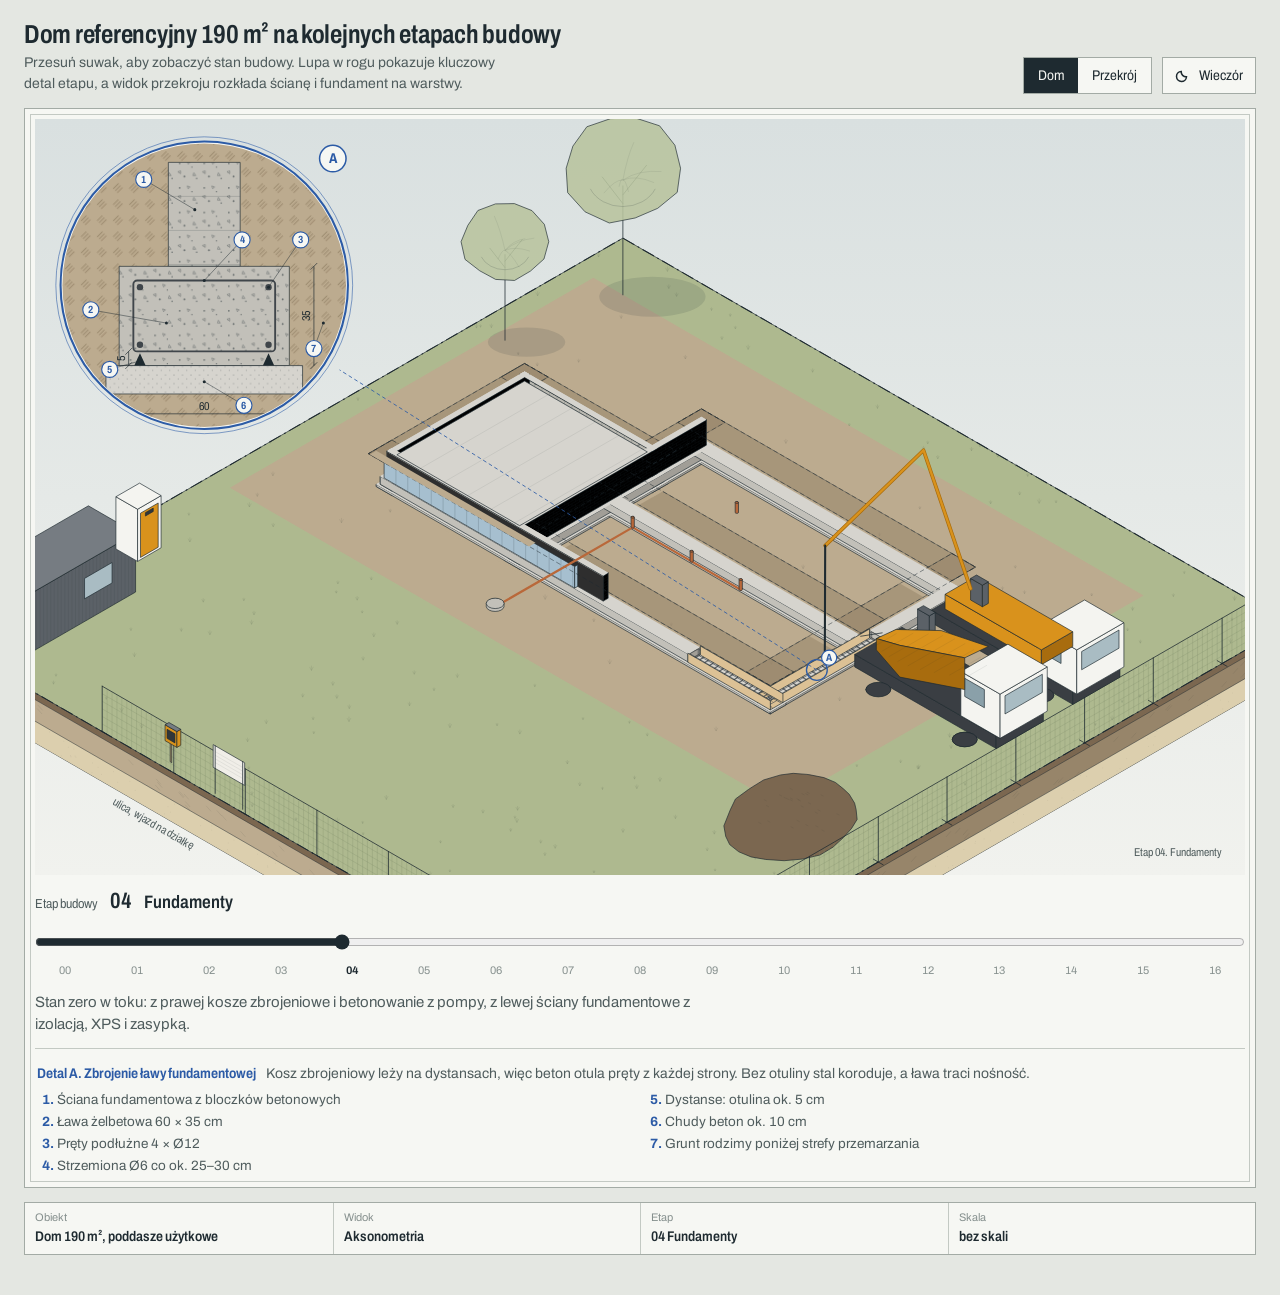
<file: makieta/wizualizacja.html>
<!doctype html>
<html lang="pl">
<head>
<meta charset="utf-8">
<meta name="viewport" content="width=device-width, initial-scale=1">
<title>Wizualizacja budowy</title>
<link rel="preconnect" href="https://fonts.googleapis.com">
<link rel="preconnect" href="https://fonts.gstatic.com" crossorigin>
<link href="https://fonts.googleapis.com/css2?family=Archivo:wdth,wght@62..100,400..700&display=swap" rel="stylesheet">
<style>
/* ===== Tokeny: arkusz, kreska, materiały ===== */
:root{
  --paper:#E4E7E2; --sheet:#F6F7F3; --rule:#C3C9C3; --rule-2:#A3ABA5;
  --ink:#1E2A30; --ink-2:#4F5C5D; --ink-3:#86908E;
  --accent:#2C5BA6; --accent-soft:#D6E0EF; --safety:#D9921C; --safety-d:#A86C0E;
  --focus:#2C5BA6;
  --sky-1:#D9E0E0; --sky-2:#F1F2EE;
  --m-soil:#BCAB8F; --m-soil-d:#97856A; --m-humus:#7B6750; --m-sand:#DCCFAE; --m-gravel:#C2BCAF;
  --m-lawn:#AEB98F; --m-lawn-d:#869566; --m-crown:#B9C49F; --m-crown-d:#93A276;
  --m-conc:#C2C0B9; --m-conc-d:#A19E97; --m-conc-t:#D6D4CE;
  --m-block:#BDBBB3; --m-cer:#CB9E7E; --m-cer-d:#AE8162; --m-cer-t:#DFBBA0;
  --m-bit:#2E2E2E; --m-xps:#A6BFCF; --m-eps:#B7BCBE; --m-eps-d:#979DA0; --m-wool:#DCCB8E; --m-glue:#D9D6CC;
  --m-plaster:#F0EEE8; --m-plaster-s:#D9D6CE; --m-stone:#A69E91; --m-stone-d:#857D71;
  --m-wood:#B48455; --m-wood-d:#8C6239; --m-timber:#DCC195; --m-timber-d:#B8996B; --m-memb:#93A5B2;
  --m-roof:#4C5157; --m-roof-d:#3A3E43; --m-roof-t:#5E636A; --m-metal:#767C82; --m-metal-d:#5B6167;
  --m-glass:#A9BCC3; --m-glass-d:#8AA0A9; --m-frame:#30363A; --m-water:#94C4CF; --m-water-d:#6FA6B4;
  --m-scaff:#80878B; --m-steel:#40464B; --m-pave:#BAB5AB; --m-pave-d:#9D978C; --m-deck:#AE8763;
  --m-machine:#D9921C; --m-machine-d:#A86C0E; --m-car:#5B6670;
  --lit:#F3C46A; --lit-op:.30; --glow-op:0; --night:0;
  --f-ui:"Archivo", "Arial Narrow", "Segoe UI", sans-serif;
  color-scheme:light;
}
:root[data-theme="dark"]{
  --paper:#11161C; --sheet:#18202A; --rule:#2C3743; --rule-2:#3F4C59;
  --ink:#D9DFE2; --ink-2:#A3AEB3; --ink-3:#6E7A82;
  --accent:#86AEEB; --accent-soft:#233452; --safety:#C8861A; --safety-d:#8E5E10; --focus:#86AEEB;
  --sky-1:#0B121C; --sky-2:#26303F;
  --m-soil:#4A4236; --m-soil-d:#352F26; --m-humus:#2E271F; --m-sand:#5E5745; --m-gravel:#4D4A45;
  --m-lawn:#34412F; --m-lawn-d:#273123; --m-crown:#2F3B2C; --m-crown-d:#232C21;
  --m-conc:#5C5D5B; --m-conc-d:#474846; --m-conc-t:#6A6B68;
  --m-block:#575854; --m-cer:#6E5242; --m-cer-d:#573F32; --m-cer-t:#7D5F4D;
  --m-bit:#0E0E0E; --m-xps:#435766; --m-eps:#4E5356; --m-eps-d:#3D4144; --m-wool:#6A6040; --m-glue:#5A5852;
  --m-plaster:#A7A49C; --m-plaster-s:#827F78; --m-stone:#625D55; --m-stone-d:#4A4640;
  --m-wood:#6E4E30; --m-wood-d:#523821; --m-timber:#7A6748; --m-timber-d:#5E4F36; --m-memb:#3E4C57;
  --m-roof:#2A2D31; --m-roof-d:#1F2125; --m-roof-t:#34383D; --m-metal:#4B5056; --m-metal-d:#393D42;
  --m-glass:#24323B; --m-glass-d:#1B262D; --m-frame:#0F1215; --m-water:#2F7E92; --m-water-d:#22606F;
  --m-scaff:#59616A; --m-steel:#1E2226; --m-pave:#4E4B46; --m-pave-d:#3D3A36; --m-deck:#5A4431;
  --m-machine:#9C6A16; --m-machine-d:#704B0E; --m-car:#3B444C;
  --lit:#FFC766; --lit-op:.95; --glow-op:.55; --night:1;
  color-scheme:dark;
}

/* ===== Baza ===== */
*,*::before,*::after{box-sizing:border-box}
html,body{margin:0}
body{background:var(--paper); color:var(--ink); font-family:var(--f-ui); font-size:15px; line-height:1.5;
  font-variant-numeric:tabular-nums; -webkit-font-smoothing:antialiased}
button,input{font:inherit; color:inherit}
:focus-visible{outline:2px solid var(--focus); outline-offset:2px}
@media (prefers-reduced-motion:reduce){*{transition:none!important; animation:none!important}}

.wrap{max-width:1320px; margin:0 auto; padding:20px 24px 40px}
.top{display:flex; flex-wrap:wrap; align-items:flex-end; justify-content:space-between; gap:12px 24px; margin-bottom:14px}
.top h1{margin:0; font-size:26px; line-height:1.15; font-weight:650; font-stretch:78%; letter-spacing:-.01em}
.top p{margin:2px 0 0; color:var(--ink-2); font-size:14px; max-width:62ch}
.tools{display:flex; gap:10px; align-items:center}
.seg{display:inline-flex; border:1px solid var(--rule-2); background:var(--sheet)}
.seg button{border:0; background:none; padding:7px 14px; cursor:pointer; font-size:14px; font-stretch:85%}
.seg button[aria-selected="true"]{background:var(--ink); color:var(--sheet)}
.theme{border:1px solid var(--rule-2); background:var(--sheet); padding:7px 12px; cursor:pointer; font-size:14px;
  display:inline-flex; gap:8px; align-items:center; font-stretch:85%}
.theme svg{width:16px; height:16px; fill:none; stroke:currentColor; stroke-width:1.5}

/* ===== Arkusz rysunkowy ===== */
.sheet{background:var(--sheet); border:1px solid var(--rule-2); padding:10px; position:relative}
.sheet::before{content:""; position:absolute; inset:5px; border:1px solid var(--rule); pointer-events:none}
.canvas{position:relative; aspect-ratio:1280/800}
.canvas > svg{display:block; width:100%; height:100%}
.view[hidden]{display:none}

/* lupa detalu */
.loupe{position:absolute; left:1.5%; top:2%; width:25%; aspect-ratio:1; pointer-events:auto}
.loupe svg{display:block; width:100%; height:100%; overflow:visible}
.detail-text{display:flex; gap:10px; align-items:baseline; margin:10px 2px 0; font-size:14px; color:var(--ink-2)}
.detail-text b{color:var(--accent); font-weight:650; font-stretch:85%; white-space:nowrap}

/* suwak etapów */
.ctrl{margin-top:14px; display:grid; grid-template-columns:1fr; gap:6px}
.ctrl-head{display:flex; align-items:baseline; gap:12px; flex-wrap:wrap}
.ctrl-head label{font-size:13px; color:var(--ink-2); font-stretch:85%}
.ctrl-head output{font-size:22px; font-weight:650; font-stretch:75%; line-height:1}
.ctrl-head .sname{font-size:18px; font-weight:600; font-stretch:82%}
input[type=range]{width:100%; margin:6px 0 0; accent-color:var(--ink); height:28px; cursor:pointer}
.ticks{display:grid; grid-template-columns:repeat(17,1fr); font-size:11px; color:var(--ink-3); text-align:center; margin:0 -0.5%}
.ticks span.on{color:var(--ink); font-weight:650}
.caption{margin:6px 0 0; max-width:78ch; color:var(--ink-2)}

/* tabliczka rysunkowa */
.titleblock{display:grid; grid-template-columns:repeat(4,minmax(0,1fr)); border:1px solid var(--rule-2); margin-top:14px; background:var(--sheet)}
.titleblock div{padding:6px 10px; border-left:1px solid var(--rule)}
.titleblock div:first-child{border-left:0}
.titleblock span{display:block; font-size:11px; color:var(--ink-3)}
.titleblock b{font-weight:600; font-size:14px; font-stretch:85%}

/* przekrój: warstwy */
.sec-side{display:grid; grid-template-columns:minmax(0,1fr) minmax(0,1fr); gap:14px; margin-top:12px; align-items:start}
.layer-info{border-left:3px solid var(--accent); padding:4px 0 4px 12px; min-height:84px}
.layer-info h3{margin:0; font-size:17px; font-weight:650; font-stretch:82%}
.layer-info .thick{font-size:13px; color:var(--accent); font-weight:600}
.layer-info p{margin:4px 0 0; color:var(--ink-2); font-size:14px; max-width:60ch}
.chips{display:flex; flex-wrap:wrap; gap:4px}
.chips button{display:inline-flex; align-items:center; gap:6px; border:1px solid var(--rule); background:var(--sheet);
  padding:3px 8px; font-size:12.5px; cursor:pointer; font-stretch:88%}
.chips button i{width:11px; height:11px; border:1px solid var(--ink-2); flex:none}
.chips button[aria-pressed="true"]{border-color:var(--accent); box-shadow:inset 0 0 0 1px var(--accent)}
.opt{display:flex; gap:10px; align-items:center; font-size:13px; color:var(--ink-2); margin-top:8px; flex-wrap:wrap}

/* ===== Klasy SVG: kreska i materiały ===== */
svg text{font-family:var(--f-ui); font-stretch:80%; fill:var(--ink)}
.e{stroke:var(--ink); stroke-width:.7; stroke-linejoin:round}
.e0{stroke:none}
.j{fill:none; stroke:var(--ink); stroke-width:.35; opacity:.5}
.jj{fill:none; stroke:var(--ink); stroke-width:.25; opacity:.32}
.ln{fill:none; stroke:var(--ink); stroke-width:.8; stroke-linejoin:round; stroke-linecap:round}
.thin{fill:none; stroke:var(--ink); stroke-width:.5}
.dash{fill:none; stroke:var(--ink); stroke-width:.8; stroke-dasharray:6 4}
.str{fill:none; stroke:var(--accent); stroke-width:.6}
.bnd{fill:none; stroke:var(--ink); stroke-width:1.1; stroke-dasharray:14 4 2 4}
.lbl{font-size:12px; fill:var(--ink-2)}
.lbl-s{font-size:10px; fill:var(--ink-2)}
.tgt{fill:none; stroke:var(--accent); stroke-width:1.4}
.tgt-t{font-size:13px; font-weight:700; fill:var(--accent)}
.leader{fill:none; stroke:var(--accent); stroke-width:.9; stroke-dasharray:4 3}
.sky{fill:url(#gSky)}
.soil{fill:var(--m-soil)} .soil-d{fill:var(--m-soil-d)} .humus{fill:var(--m-humus)} .sand{fill:var(--m-sand)} .gravel{fill:var(--m-gravel)}
.lawn{fill:var(--m-lawn)} .lawn-d{fill:var(--m-lawn-d)} .crown{fill:var(--m-crown)} .crown-d{fill:var(--m-crown-d)}
.conc{fill:var(--m-conc)} .conc-d{fill:var(--m-conc-d)} .conc-t{fill:var(--m-conc-t)} .block{fill:var(--m-block)}
.cer{fill:var(--m-cer)} .cer-d{fill:var(--m-cer-d)} .cer-t{fill:var(--m-cer-t)}
.bit{fill:var(--m-bit)} .xps{fill:var(--m-xps)} .eps{fill:var(--m-eps)} .eps-d{fill:var(--m-eps-d)} .wool{fill:var(--m-wool)} .glue{fill:var(--m-glue)}
.pl{fill:var(--m-plaster)} .pl-s{fill:var(--m-plaster-s)} .stone{fill:var(--m-stone)} .stone-d{fill:var(--m-stone-d)}
.wood{fill:var(--m-wood)} .wood-d{fill:var(--m-wood-d)} .timber{fill:var(--m-timber)} .timber-d{fill:var(--m-timber-d)} .memb{fill:var(--m-memb)}
.roof{fill:var(--m-roof)} .roof-d{fill:var(--m-roof-d)} .roof-t{fill:var(--m-roof-t)} .metal{fill:var(--m-metal)} .metal-d{fill:var(--m-metal-d)}
.glass{fill:var(--m-glass)} .glass-d{fill:var(--m-glass-d)} .frame{fill:var(--m-frame)} .water{fill:var(--m-water)} .water-d{fill:var(--m-water-d)}
.scaff{fill:none; stroke:var(--m-scaff); stroke-width:1.1} .plank{fill:var(--m-timber-d)}
.steel{fill:none; stroke:var(--m-steel); stroke-width:.7} .steel-f{fill:var(--m-steel)}
.pave{fill:var(--m-pave)} .pave-d{fill:var(--m-pave-d)} .deck{fill:var(--m-deck)}
.mach{fill:var(--m-machine)} .mach-d{fill:var(--m-machine-d)} .car{fill:var(--m-car)} .paper{fill:var(--sheet)} .inkf{fill:var(--ink)}
.white{fill:#F4F4F0} .safety{fill:var(--safety)}
.lit{fill:var(--lit); opacity:var(--lit-op)}
.glow{fill:var(--lit); opacity:var(--glow-op); filter:url(#fGlow)}
.stars{fill:var(--lit); opacity:var(--night)}
.shadow{fill:#1E2A30; opacity:.12}
.dayonly{opacity:calc(1 - var(--night))}

/* przekrój */
.layer{cursor:pointer}
.layer .hl-o{fill:none; stroke:var(--accent); stroke-width:0; pointer-events:none}
#secSvg.focus .layer{opacity:.42; transition:opacity .15s}
#secSvg.focus .layer.on{opacity:1}
#secSvg.focus .layer.on .hl-o{stroke-width:2.2}
.dim{fill:none; stroke:var(--ink); stroke-width:.7}
.dim-t{font-size:12px; fill:var(--ink)}
.lev{fill:var(--ink)}
.call{font-size:12.5px; fill:var(--ink)}

/* ===== Telefon ===== */
@media (max-width:760px){
  .wrap{padding:12px 12px 32px}
  .top h1{font-size:22px}
  .canvas{aspect-ratio:auto}
  .canvas > svg{height:auto; aspect-ratio:1280/800}
  .loupe{position:relative; left:auto; top:auto; width:min(100%,360px); margin:10px auto 0}
  .leader{display:none}
  .ticks{font-size:9px}
  .ticks span:nth-child(odd):not(.on){visibility:hidden}
  .titleblock{grid-template-columns:repeat(2,minmax(0,1fr))}
  .titleblock div:nth-child(3){border-left:0}
  .titleblock div:nth-child(n+3){border-top:1px solid var(--rule)}
  .sec-side{grid-template-columns:1fr}
}
</style>
</head>
<body>
<div class="wrap">
  <header class="top">
    <div>
      <h1>Dom referencyjny 190 m² na kolejnych etapach budowy</h1>
      <p>Przesuń suwak, aby zobaczyć stan budowy. Lupa w rogu pokazuje kluczowy detal etapu, a widok przekroju rozkłada ścianę i fundament na warstwy.</p>
    </div>
    <div class="tools">
      <div class="seg" role="tablist" aria-label="Widok">
        <button role="tab" id="tabDom" aria-selected="true" aria-controls="viewDom">Dom</button>
        <button role="tab" id="tabSec" aria-selected="false" aria-controls="viewSec">Przekrój</button>
      </div>
      <button class="theme" id="themeBtn" aria-pressed="false">
        <svg viewBox="0 0 16 16" aria-hidden="true"><path d="M11.5 9.8A5 5 0 0 1 6.2 4.5 5 5 0 1 0 11.5 9.8Z"/></svg><span>Wieczór</span>
      </button>
    </div>
  </header>

  <main id="viz"></main>
</div>
<style>
.void{fill:#2B3034} :root[data-theme="dark"] .void{fill:#07090B}
.pvc{fill:#B9683A} .pvc-l{fill:none; stroke:#B9683A; stroke-width:2.4; stroke-linecap:round}
.mesh{fill:none; stroke:#7C8B6A; stroke-width:.35; opacity:.8}
.dowel{fill:var(--sheet); stroke:var(--ink); stroke-width:.4}
.rope{fill:none; stroke:var(--ink-2); stroke-width:.6}
.glassT{fill:var(--m-glass); opacity:.28}
.hl-ring{fill:none; stroke:var(--accent); stroke-width:1; stroke-dasharray:2 2}
</style>
<script>
/* =====================================================================
   VIZ — wizualizacja budowy (aksonometria + przekrój + lupa detalu).
   Publiczne API: VIZ.mount(el), VIZ.setStage(nr), VIZ.highlight(layerId),
   VIZ.setView('dom'|'sec'), VIZ.STAGES. Bez zależności, działa z file://.
   ===================================================================== */
const VIZ = (function(){
'use strict';

/* ---------- Projekcja izometryczna: świat w metrach, x wzdłuż domu, y w głąb, z w górę ---------- */
const W = 1280, H = 800, S = 24, CX = Math.cos(Math.PI/6)*S, CY = .5*S;
const OX = 705, OY = 318;
const r1 = n => Math.round(n*10)/10;
function P(x,y,z){ return [OX + (x-y)*CX, OY + (x+y)*CY - (z||0)*S]; }
function M(pts){ return 'M' + pts.map(p => { const q = P(p[0],p[1],p[2]); return r1(q[0])+' '+r1(q[1]); }).join('L'); }
const poly  = (pts,cls) => `<path class="${cls}" d="${M(pts)}Z"/>`;
const pline = (pts,cls) => `<path class="${cls}" d="${M(pts)}"/>`;
const path  = (d,cls) => d ? `<path class="${cls}" d="${d}"/>` : '';

/* Odwzorowania płaszczyzn: (u,v) → punkt 3D */
const FY = y => (u,v) => [u,y,v];          // ściana frontowa (normalna +y): u=x, v=z
const FX = x => (u,v) => [x,u,v];          // ściana boczna (normalna +x): u=y, v=z
const FZ = z => (u,v) => [u,v,z];          // poziom: u=x, v=y
const FP = (o,a,b) => (u,v) => [o[0]+a[0]*u+b[0]*v, o[1]+a[1]*u+b[1]*v, o[2]+a[2]*u+b[2]*v];
const fr = (f,u0,v0,u1,v1,cls) => poly([f(u0,v0),f(u1,v0),f(u1,v1),f(u0,v1)], cls);
const fpoly = (f,uv,cls) => poly(uv.map(p => f(p[0],p[1])), cls);
function seg(f,u0,v0,u1,v1){ const a = P(...f(u0,v0)), b = P(...f(u1,v1)); return `M${r1(a[0])} ${r1(a[1])}L${r1(b[0])} ${r1(b[1])}`; }
function box(x0,y0,z0,x1,y1,z1,ct,cy,cx){
  return fr(FY(y1),x0,z0,x1,z1,cy||ct) + fr(FX(x1),y0,z0,y1,z1,cx||cy||ct) + fr(FZ(z1),x0,y0,x1,y1,ct);
}
function cyl(x,y,z0,z1,r,cls){            // pionowy walec (słup, rura)
  const a = P(x,y,z0), b = P(x,y,z1), rx = r*S*1.22, ry = r*S*.71;
  return `<path class="${cls}" d="M${r1(a[0]-rx)} ${r1(a[1])}V${r1(b[1])}A${r1(rx)} ${r1(ry)} 0 0 1 ${r1(a[0]+rx)} ${r1(b[1])}V${r1(a[1])}A${r1(rx)} ${r1(ry)} 0 0 1 ${r1(a[0]-rx)} ${r1(a[1])}Z"/>`
       + `<ellipse class="${cls}" cx="${r1(b[0])}" cy="${r1(b[1])}" rx="${r1(rx)}" ry="${r1(ry)}"/>`;
}
function ell(x,y,z,r,cls){ const a = P(x,y,z); return `<ellipse class="${cls}" cx="${r1(a[0])}" cy="${r1(a[1])}" rx="${r1(r*S*1.22)}" ry="${r1(r*S*.71)}"/>`; }

/* Deterministyczny los, żeby szczegóły nie „skakały” przy zmianie etapu */
let seed = 1;
const rnd = () => (seed = (seed*16807) % 2147483647) / 2147483647;
const reseed = s => { seed = s; };

/* ---------- Generatory detalu ---------- */
// rzędy bloczków z przewiązaniem (mijankowo co pół bloczka)
function courses(f,u0,u1,v0,v1,L,Hc,ph){
  let d = '', r = 0;
  for (let v = v0+Hc; v < v1-1e-6; v += Hc) d += seg(f,u0,v,u1,v);
  for (let v = v0; v < v1-1e-6; v += Hc, r++){
    const vt = Math.min(v+Hc, v1), off = (r%2 ? L/2 : 0) + (ph||0);
    for (let u = u0 + ((off%L)+L)%L; u < u1-1e-6; u += L) if (u > u0+1e-6) d += seg(f,u,v,u,vt);
  }
  return d;
}
// linie równoległe (deska elewacyjna, łaty, panele bramy)
function stripes(f,u0,u1,v0,v1,st,alongV){
  let d = '';
  if (alongV) for (let u = u0+st; u < u1-1e-6; u += st) d += seg(f,u,v0,u,v1);
  else for (let v = v0+st; v < v1-1e-6; v += st) d += seg(f,u0,v,u1,v);
  return d;
}
// deski pionowe w trójkącie szczytu: u od u0 do u1, góra ograniczona funkcją top(u)
function gableBoards(f,u0,u1,v0,top,st){
  let d = '';
  for (let u = u0+st; u < u1-1e-6; u += st){ const t = top(u); if (t > v0) d += seg(f,u,v0,u,t); }
  return d;
}
// dachówki zakładkowe: rzędy z cieniem zakładu i pionowe zamki
function tiles(f,u0,u1,v0,v1,row,w){
  let d = '', dd = '', r = 0;
  for (let v = v0+row; v < v1-1e-6; v += row, r++){ d += seg(f,u0,v,u1,v); dd += seg(f,u0,v-.06,u1,v-.06); }
  for (let v = v0; v < v1-1e-6; v += row){
    const vt = Math.min(v+row, v1);
    for (let u = u0+w; u < u1-1e-6; u += w) dd += seg(f,u,v,u,vt-.08);
  }
  return path(dd,'jj') + path(d,'j');
}
// kosz zbrojeniowy wzdłuż odcinka (pręty podłużne + strzemiona co st)
function rebarCage(a,b,w,h,z0,st){
  const dx = b[0]-a[0], dy = b[1]-a[1], L = Math.hypot(dx,dy), ux = dx/L, uy = dy/L, nx = -uy*w/2, ny = ux*w/2;
  let d = '';
  const corner = [[nx,ny,0],[-nx,-ny,0],[-nx,-ny,h],[nx,ny,h]];
  corner.forEach(c => d += M([[a[0]+c[0],a[1]+c[1],z0+c[2]],[b[0]+c[0],b[1]+c[1],z0+c[2]]]));
  for (let t = 0; t <= L+1e-6; t += st){
    const px = a[0]+ux*t, py = a[1]+uy*t;
    d += M(corner.map(c => [px+c[0],py+c[1],z0+c[2]])) + 'Z';
  }
  return path(d,'steel');
}
// kępki trawy w obszarze x0..x1, y0..y1 (z wykluczeniami)
function grass(x0,x1,y0,y1,n,excl){
  let d = '';
  for (let i = 0; i < n; i++){
    const x = x0 + rnd()*(x1-x0), y = y0 + rnd()*(y1-y0);
    if (excl && excl.some(e => x > e[0] && x < e[2] && y > e[1] && y < e[3])) continue;
    const p = P(x,y,0), k = .7 + rnd()*.6;
    d += `M${r1(p[0])} ${r1(p[1])}l${r1(-1.6*k)} ${r1(-3*k)}M${r1(p[0])} ${r1(p[1])}l0 ${r1(-4*k)}M${r1(p[0])} ${r1(p[1])}l${r1(1.6*k)} ${r1(-3*k)}`;
  }
  return path(d,'jj');
}
// drzewo liściaste w stylu rysunku architektonicznego: cień, pień, korona z obrysem i gałęziami
function tree(x,y,h,r,lit){
  const g = P(x,y,0), c = P(x,y,h*.62), R = r*S;
  let s = `<ellipse class="shadow" cx="${r1(g[0]+R*.5)}" cy="${r1(g[1]+2)}" rx="${r1(R*.9)}" ry="${r1(R*.34)}"/>`;
  s += `<path class="ln" d="M${r1(g[0])} ${r1(g[1])}V${r1(c[1]+R*.3)}M${r1(g[0])} ${r1(c[1]+R*.6)}l${r1(-R*.35)} ${r1(-R*.45)}M${r1(g[0])} ${r1(c[1]+R*.45)}l${r1(R*.4)} ${r1(-R*.5)}"/>`;
  let d = '';
  for (let i = 0; i < 14; i++){
    const a = i/14*Math.PI*2, rr = R*(.92 + rnd()*.12);
    d += (i ? 'L' : 'M') + r1(c[0]+Math.cos(a)*rr) + ' ' + r1(c[1]+Math.sin(a)*rr*.92);
  }
  s += `<path class="crown e" d="${d}Z" style="fill-opacity:.88"/>`;
  let br = '';
  for (let i = 0; i < 6; i++){
    const a = rnd()*Math.PI*2, l = R*(.35 + rnd()*.4);
    br += `M${r1(c[0])} ${r1(c[1]+R*.2)}Q${r1(c[0]+Math.cos(a)*l*.4)} ${r1(c[1]+Math.sin(a)*l*.4)} ${r1(c[0]+Math.cos(a)*l)} ${r1(c[1]+Math.sin(a)*l*.9)}`;
  }
  s += path(br,'jj');
  s += `<path class="j" d="M${r1(c[0]-R*.55)} ${r1(c[1]+R*.35)}a${r1(R*.6)} ${r1(R*.5)} 0 0 0 ${r1(R*1.1)} 0"/>`;
  return s;
}
function bush(x,y,r){
  const c = P(x,y,r*.6), R = r*S;
  return `<ellipse class="shadow" cx="${r1(c[0]+R*.4)}" cy="${r1(c[1]+R*.6)}" rx="${r1(R*1.1)}" ry="${r1(R*.4)}"/>`
       + `<ellipse class="crown-d e" cx="${r1(c[0])}" cy="${r1(c[1])}" rx="${r1(R)}" ry="${r1(R*.75)}"/>`
       + `<path class="jj" d="M${r1(c[0]-R*.5)} ${r1(c[1])}q${r1(R*.5)} ${r1(-R*.4)} ${r1(R)} 0"/>`;
}
// panel ogrodzenia (słupki + siatka/ sztachety) wzdłuż odcinka
function fence(a,b,h,st,kind){
  const L = Math.hypot(b[0]-a[0], b[1]-a[1]), n = Math.max(1, Math.round(L/st));
  let posts = '', fill = '';
  const at = t => [a[0]+(b[0]-a[0])*t, a[1]+(b[1]-a[1])*t];
  for (let i = 0; i <= n; i++){ const p = at(i/n); posts += M([[p[0],p[1],0],[p[0],p[1],h]]); }
  if (kind === 'temp'){                 // ogrodzenie tymczasowe: panele z siatki na stopach betonowych
    for (let i = 0; i <= n; i++){ const p = at(i/n); fill += M([[p[0]-.25,p[1],0],[p[0]+.25,p[1],0]]); }
    let m = '';
    for (let k = 1; k < 6; k++) m += M([[a[0],a[1],h*k/6],[b[0],b[1],h*k/6]]);
    const m2 = Math.round(L/.25);
    for (let k = 0; k <= m2; k++){ const p = at(k/m2); m += M([[p[0],p[1],.05],[p[0],p[1],h]]); }
    return path(m,'mesh') + path(posts,'ln') + path(fill,'ln') + pline([[a[0],a[1],h],[b[0],b[1],h]],'ln');
  }
  let sl = '';                          // docelowe: sztachety pionowe
  const m2 = Math.round(L/.14);
  for (let k = 0; k <= m2; k++){ const p = at(k/m2); sl += M([[p[0],p[1],.15],[p[0],p[1],h-.1]]); }
  return path(sl,'jj') + path(posts,'ln') + pline([[a[0],a[1],h-.1],[b[0],b[1],h-.1]],'ln') + pline([[a[0],a[1],.3],[b[0],b[1],.3]],'thin');
}
// rusztowanie ramowe wzdłuż ściany: ramy co bay, podesty, poręcze, krzyżulce
function scaffold(f,u0,u1,levels,depth,bay){
  // f(u, off, z): u wzdłuż ściany, off odsunięcie od lica, z wysokość
  let back = '', front = '', deck = '', diag = '', rail = '';
  const top = levels[levels.length-1] + 1.1;
  for (let u = u0, i = 0; u <= u1+1e-6; u += bay, i++){
    back += M([f(u,.3,0), f(u,.3,top)]); front += M([f(u,.3+depth,0), f(u,.3+depth,top)]);
    levels.forEach(z => deck += M([f(u,.3,z), f(u,.3+depth,z)]));
    if (u+bay <= u1+1e-6 && i%2 === 0) diag += M([f(u,.3+depth,0), f(u+bay,.3+depth,levels[0])]) + M([f(u+bay,.3+depth,levels[0]), f(u,.3+depth,levels[1]||top)]);
  }
  let planks = '';
  levels.forEach(z => {
    planks += poly([f(u0,.3,z), f(u1,.3,z), f(u1,.3+depth,z), f(u0,.3+depth,z)], 'plank e');
    rail += M([f(u0,.3+depth,z+1), f(u1,.3+depth,z+1)]) + M([f(u0,.3+depth,z+.5), f(u1,.3+depth,z+.5)]) + M([f(u0,.3+depth,z+.15), f(u1,.3+depth,z+.15)]);
  });
  return path(back,'scaff') + planks + path(deck,'scaff') + path(front + diag + rail,'scaff');
}
// koparka gąsienicowa (uproszczona bryła)
function excavator(x,y,rot){
  let s = box(x,y,0,x+3.6,y+.6,.7,'roof-d e') + box(x,y+1.9,0,x+3.6,y+2.5,.7,'roof-d e');
  s += path(stripes(FY(y+2.5),x,x+3.6,0,.7,.3,true),'jj');
  s += box(x+.3,y+.3,.7,x+3.3,y+2.2,1.3,'mach-d e','mach e','mach-d e');
  s += box(x+1.6,y+.4,1.3,x+3.2,y+2.1,1.9,'mach e','mach e','mach-d e');        // korpus
  s += box(x+.4,y+.4,1.3,x+1.6,y+1.5,3.1,'mach e','mach e','mach-d e');         // kabina
  s += fr(FY(y+1.5),x+.55,1.9,x+1.45,2.95,'glass e') + fr(FX(x+1.6),.6+y,1.9,1.35+y,2.95,'glass-d e');
  const b1 = [x+.2,y+1.95,1.8], b2 = [x-1.6,y+1.95,3.6], b3 = [x-3.2,y+1.95,1.4];
  s += `<path class="ln" style="stroke:var(--m-machine-d);stroke-width:4.5" d="${M([b1,b2,b3])}"/>`;
  s += `<path class="ln" style="stroke:var(--m-machine);stroke-width:3" d="${M([b1,b2,b3])}"/>`;
  s += poly([[b3[0]+.3,y+1.6,1.6],[b3[0]-.5,y+1.6,1.0],[b3[0]-.3,y+1.6,.4],[b3[0]+.5,y+1.6,.6]],'roof-d e');
  s += poly([[b3[0]+.3,y+2.3,1.6],[b3[0]-.5,y+2.3,1.0],[b3[0]-.3,y+2.3,.4],[b3[0]+.5,y+2.3,.6]],'metal-d e');
  return s;
}
// ciężarówka z nadwoziem (gruszka / pompa / zwykła) — oś wzdłuż x
function truck(x,y,kind){
  let s = box(x,y,.4,x+7.2,y+2.4,.95,'roof-d e');
  s += cyl(x+1.2,y+2.4,.0,.0001,.45,'roof-d e') + cyl(x+5.6,y+2.4,0,.0001,.45,'roof-d e');
  s += box(x+5.4,y,.95,x+7.4,y+2.4,2.9,'white e','white e','white e');        // kabina
  s += fr(FX(x+7.4),y+.25,1.9,y+2.15,2.7,'glass e') + fr(FY(y+2.4),x+5.6,1.9,x+6.6,2.7,'glass-d e');
  if (kind === 'mix'){
    let d = '';
    for (let i = 0; i <= 8; i++){ const t = i/8, xx = x+.4+t*4.6, rr = 1.05*Math.sin(Math.PI*(.12+.76*t)) + .15; d += M([[xx,y+1.2-rr,1.1+.9*t+rr*.2],[xx,y+1.2+rr,1.1+.9*t+rr*.2]]); }
    s += poly([[x+.4,y+.7,1.4],[x+2.2,y+.2,2.0],[x+5.0,y+.6,2.9],[x+5.0,y+1.8,3.0],[x+2.2,y+2.3,2.4],[x+.4,y+1.7,1.5]],'mach e');
    s += poly([[x+2.2,y+2.3,2.4],[x+5.0,y+1.8,3.0],[x+5.0,y+1.8,1.6],[x+2.2,y+2.3,1.0],[x+.4,y+1.7,1.0],[x+.4,y+1.7,1.5]],'mach-d e');
    s += path(d,'jj');
    s += pline([[x+.2,y+1.2,1.4],[x-.9,y+1.2,.7]],'ln');
  }
  if (kind === 'pump'){
    s += box(x+.3,y+.4,.95,x+5.2,y+2.0,1.6,'mach e','mach e','mach-d e');
    s += box(x-.4,y-.3,0,x+.2,y+.0,.95,'metal-d e') + box(x-.4,y+2.4,0,x+.2,y+2.7,.95,'metal-d e'); // podpory
  }
  return s;
}
// paleta bloczków (zafoliowana, z taśmą)
function pallet(x,y,cls){
  let s = box(x,y,0,x+1.2,y+.8,.14,'timber-d e');
  s += box(x,y,.14,x+1.2,y+.8,1.1,cls+' e');
  s += path(courses(FY(y+.8),x,x+1.2,.14,1.1,.5,.24) + courses(FX(x+1.2),y,y+.8,.14,1.1,.38,.24),'j');
  s += pline([[x+.6,y+.8,.14],[x+.6,y+.8,1.1],[x+.6,y,1.1]],'thin');
  return s;
}
// betoniarka wolnospadowa
function mixer(x,y){
  let s = pline([[x,y,0],[x+.3,y+.3,.9],[x+.6,y,0]],'ln') + pline([[x,y+.9,0],[x+.3,y+.6,.9]],'ln');
  const c = P(x+.3,y+.45,1.15);
  s += `<path class="mach e" d="M${r1(c[0]-9)} ${r1(c[1]+6)}l-3 -12 l7 -7 h10 l5 7 l-3 12z"/><ellipse class="roof-d e" cx="${r1(c[0]+1)}" cy="${r1(c[1]-13)}" rx="5" ry="2.2"/>`;
  return s;
}

/* ---------- Etapy (numeracja jak w docs/PLAN.md) ---------- */
const STAGES = [
  ['Finanse i plan', 'Działka przed zakupem: trawa, stare drzewa, granice oznaczone kamieniami granicznymi.'],
  ['Działka', 'Działka kupiona. Geodeta wbił paliki, stoi ogrodzenie tymczasowe, kontener, toi-toi i skrzynka budowlana prądu.'],
  ['Projekt i pozwolenie', 'Obrys budynku z projektu zagospodarowania i wymiary, na razie tylko na papierze i palikach.'],
  ['Przygotowanie terenu', 'Humus zdjęty na hałdę, ławy ciesielskie ze sznurkami wyznaczają osie, koparka kopie wykop pod ławy.'],
  ['Fundamenty', 'Stan zero w toku: z prawej kosze zbrojeniowe i betonowanie z pompy, z lewej ściany fundamentowe z izolacją, XPS i zasypką.'],
  ['Ściany i stropy', 'Ściany z pustaków na przewiązanie, nadproża, wieniec i strop. Ścianka kolankowa i szczyt rosną z rusztowania.'],
  ['Dach', 'Dach warstwami od prawej: krokwie i jętki, membrana z kontrłatami, łaty, a z lewej dachówka z obróbkami i rynnami.'],
  ['Okna i drzwi', 'Stan surowy zamknięty: okna z ramiakami, drzwi wejściowe, segmentowa brama garażowa.'],
  ['Instalacje', 'Z zewnątrz widać tylko złącze kablowo-pomiarowe w ogrodzeniu i przepusty w ścianie.'],
  ['Ogrzewanie i woda', 'Przy ścianie stanęła jednostka zewnętrzna pompy ciepła na fundamencie.'],
  ['Rekuperacja i PV', 'Na dachu panele fotowoltaiczne, na ścianie czerpnia i wyrzutnia rekuperatora.'],
  ['Tynki i wylewki', 'Mokre prace w środku: agregat do wylewek przed domem, wąż wchodzi przez okno.'],
  ['Elewacja', 'Ocieplenie w toku od prawej: płyty na kołkach, siatka w kleju, z lewej gotowy tynk, kamień i deska.'],
  ['Wykończenie', 'Rusztowanie zdjęte. W środku, za przeszkleniami, widać kuchnię z wyspą i ciepłe światło.'],
  ['Umeblowanie', 'Salon z kominkiem i meblami. Dom gotowy w środku, ogród jeszcze surowy.'],
  ['Ogród', 'Podjazd z kostki, zadaszony taras, trawnik, nasadzenia, lampy, basen, pergola, domek ze zjeżdżalnią i ogrodzenie.'],
  ['Odbiory i przeprowadzka', 'Dom zamieszkany: samochód na podjeździe, wieczorem pali się światło w oknach i w ogrodzie.']
];

/* ---------- Geometria domu referencyjnego (metry) ---------- */
const Z0 = .35, ZW = .12, ZS0 = 3.1, ZS1 = 3.35, EAVE = 4.35;
const TG = Math.tan(40*Math.PI/180), CS = Math.cos(40*Math.PI/180), SN = Math.sin(40*Math.PI/180);
const RIDGE = EAVE + 4.75*TG, OVH = .6, EZ = EAVE - OVH*TG, LS = (4.75+OVH)/CS;
const ff = (u,v) => [u, 9.5+OVH - v*CS, EZ + v*SN];        // połać frontowa (u = x, v = m po spadku)
const fb = (u,v) => [u, -OVH + v*CS, EZ + v*SN];           // połać tylna
const GZ = 3.2, GR = GZ + 3.25*TG, GLS = 3.65/CS;
const fg = (u,v) => [-3.25 + v*CS, u, GR - v*SN];          // połać garażu w stronę domu (u = y)
const fgl = (u,v) => [-3.25 - v*CS, u, GR - v*SN];         // połać garażu na zewnątrz
const gableTop = y => EAVE + (4.75 - Math.abs(y-4.75))*TG; // szczyt x = 13
const garTop = x => GZ + (3.25 - Math.abs(x+3.25))*TG;     // szczyt garażu y = 9.5
const R = (u0,v0,u1,v1) => [[u0,v0],[u1,v0],[u1,v1],[u0,v1]];
const OF = [[1.0,Z0,2.2,2.65,'door'],[2.3,Z0,2.75,2.65,'side'],[3.8,1.25,5.6,2.75,'win'],[6.8,1.25,8.6,2.75,'win'],[9.8,Z0,11.6,2.75,'fr']];
const OS = [[1.2,Z0,7.6,2.75,'hs'],[3.0,3.75,6.5,5.9,'gw']];
const GD = [-6.0,ZW,-0.8,2.4];
const RWIN = [2.0,5.2,9.6];

/* Ściany z przycinaniem wzoru do obrysu (clipPath) */
let DEF = [], cid = 0;
function face(f,uv,cls,patt){
  const d = M(uv.map(p => f(p[0],p[1]))) + 'Z';
  let s = `<path class="${cls}" d="${d}"/>`;
  if (patt){ const id = 'c'+(cid++); DEF.push(`<clipPath id="${id}"><path d="${d}"/></clipPath>`); s += `<g clip-path="url(#${id})">${patt}</g>`; }
  return s;
}
function clipTo(ds,inner){ const id = 'c'+(cid++); DEF.push(`<clipPath id="${id}">${ds.map(d => `<path d="${d}"/>`).join('')}</clipPath>`); return `<g clip-path="url(#${id})">${inner}</g>`; }
const dots = (f,uv) => M(uv.map(p => f(p[0],p[1]))) + 'Z';

// okładzina kamienna: rzędy o losowej wysokości i długości
function stoneWall(f,u0,u1,v0,v1){
  let d = '', sh = '', v = v0;
  while (v < v1){
    const h = .14 + rnd()*.14, vt = Math.min(v+h, v1); let u = u0 - rnd()*.3;
    d += seg(f,u0,vt,u1,vt);
    while (u < u1){ const l = .3 + rnd()*.45; if (u > u0) d += seg(f,u,v,u,vt); if (rnd() < .22) sh += fpoly(f,R(Math.max(u,u0),v,Math.min(u+l,u1),vt),'stone-d e0'); u += l; }
    v = vt;
  }
  return sh + path(d,'j');
}
// płyty ocieplenia 100×50 na mijankę + kołki talerzowe (rogi i środek płyty)
function epsBoards(f,u0,u1,v0,v1){
  let d = courses(f,u0,u1,v0,v1,1,.5), c = '';
  for (let v = v0, r = 0; v < v1-.1; v += .5, r++){
    for (let u = u0 + (r%2 ? .5 : 0); u < u1; u += 1){
      [[u,v+.06],[u+.5,v+.25]].forEach(q => { if (q[0] > u0+.05 && q[0] < u1-.05 && q[1] < v1-.05){ const p = P(...f(q[0],q[1])); c += `<circle class="dowel" cx="${r1(p[0])}" cy="${r1(p[1])}" r="1.2"/>`; } });
    }
  }
  return path(d,'j') + c;
}
const meshNet = (f,u0,u1,v0,v1) => path(stripes(f,u0,u1,v0,v1,.16,true) + stripes(f,u0,u1,v0,v1,.16,false),'mesh');

/* ---------- Teren działki: bryła gruntu z przekrojem warstw ---------- */
function terrain(n){
  let s = '';
  const sideF = [FY(29), FX(24)], rng = [[-10,24],[-6,29]];
  sideF.forEach((f,i) => {
    const [a,b] = rng[i];
    s += fr(f,a,-2.2,b,0,(i ? 'soil-d' : 'soil')+' e');
    s += fr(f,a,-.3,b,0,'humus e0') + fr(f,a,-2.2,b,-1.25,'sand e0');
    let d = '';
    for (let k = 0; k < 60; k++){ const u = a + rnd()*(b-a), v = -.4 - rnd()*.8; d += seg(f,u,v,u+.25,v-.12); }
    for (let k = 0; k < 90; k++){ const u = a + rnd()*(b-a), v = -1.3 - rnd()*.85; const p = P(...f(u,v)); d += `M${r1(p[0])} ${r1(p[1])}h.8`; }
    s += path(d,'jj') + path(seg(f,a,-.3,b,-.3) + seg(f,a,-1.25,b,-1.25),'thin');
  });
  s += fr(FZ(0),-10,-6,24,29,'lawn e');
  const PL = P(-1,29,-2.2);
  s += `<text class="lbl" transform="translate(${r1(PL[0])} ${r1(PL[1]+18)}) rotate(30)">ulica, wjazd na działkę</text>`;
  if (n >= 3 && n < 15) s += fpoly(FZ(0),[[-9,-3.5],[19,-3.5],[19,15],[-9,15]],'soil e0') + grass(-9,19,-3.5,15,40);
  if (n < 15) s += grass(-10,24,-6,29, n < 3 ? 520 : 300, n >= 3 ? [[-9,-3.5,19,15]] : null);
  if (n <= 14) s += poly([[-10,-6,0],[24,-6,0],[24,29,0],[-10,29,0]],'bnd');
  if (n <= 2) [[-10,-6],[24,-6],[24,29],[-10,29]].forEach(c => s += box(c[0]-.12,c[1]-.12,0,c[0]+.12,c[1]+.12,.3,'conc-t e','conc e','conc-d e'));
  return s;
}

/* ---------- Fundamenty: wykop, ławy, ściany fundamentowe ---------- */
const FL = { // osie ław: [x0,y0,x1,y1]
  A:[-6.375,2.625,.125,2.625], B:[.125,.125,.125,9.375], C:[.125,.125,12.875,.125], D:[12.875,.125,12.875,9.375],
  E:[-6.375,9.375,12.875,9.375], F:[-6.375,2.625,-6.375,9.375], G:[.125,4.75,12.875,4.75] };
function strip(l,hw,t0,t1){ // prostokąt wokół osi l w zakresie t0..t1 (wzdłuż osi)
  const [x0,y0,x1,y1] = l, hz = y0 === y1;
  const a = t0 == null ? (hz ? x0 : y0) - hw : t0, b = t1 == null ? (hz ? x1 : y1) + hw : t1;
  return hz ? [a, y0-hw, b, y0+hw] : [x0-hw, a, x0+hw, b];
}
const rectXY = (r,z) => [[r[0],r[1],z],[r[2],r[1],z],[r[2],r[3],z],[r[0],r[3],z]];
function prisms(rs,z0,z1,top,side,patt){
  rs = rs.slice().sort((a,b) => (a[2]+a[3]) - (b[2]+b[3]));
  let sides = '', tops = '';
  rs.forEach(r => {
    sides += fr(FY(r[3]),r[0],z0,r[2],z1,side+' e') + fr(FX(r[2]),r[1],z0,r[3],z1,side+'-d e');
    if (patt) sides += path(courses(FY(r[3]),r[0],r[2],z0,z1,.38,.12) + courses(FX(r[2]),r[1],r[3],z0,z1,.38,.12),'j');
    tops += poly(rectXY(r,z1), top+' e0');
  });
  return sides + tops;
}
function foundations(n){
  const keys = Object.keys(FL), TR = keys.map(k => strip(FL[k],.6)), trD = TR.map(r => M(rectXY(r,0))+'Z');
  let s = '';
  if (n === 3 || n === 4){
    s += trD.map(d => `<path class="soil-d e" style="opacity:.55" d="${d}"/>`).join('');
    let inner = TR.map(r => poly(rectXY(r,-1.45),'soil e0')).join('');
    if (n === 4){
      const T = (k,a,b) => strip(FL[k],.3,a,b);
      inner += prisms(keys.map(k => strip(FL[k],.4)), -1.45, -1.35, 'conc-t', 'conc');           // chudy beton
      const lawa = [T('A'),T('B'),T('C'),T('F'),T('G'),T('E',-6.675,9),T('D',-.175,4)];
      inner += prisms(lawa, -1.35, -1.0, 'conc-t', 'conc');
      // szalunek + kosze zbrojeniowe tam, gdzie jeszcze nie zabetonowano
      [[12.875,4,12.875,9.7],[9,9.375,13.2,9.375]].forEach(c => {
        const hz = c[1] === c[3];
        inner += rebarCage([c[0],c[1]],[c[2],c[3]],.42,.27,-1.3,.25);
        const o = hz ? [[0,-.32],[0,.32]] : [[-.32,0],[.32,0]];
        o.forEach(q => inner += poly([[c[0]+q[0],c[1]+q[1],-1.35],[c[2]+q[0],c[3]+q[1],-1.35],[c[2]+q[0],c[3]+q[1],-.95],[c[0]+q[0],c[1]+q[1],-.95]],'timber e'));
      });
      // ściany fundamentowe z bloczków (garaż i lewa część frontu)
      const wall = [strip(FL.A,.125),strip(FL.F,.125),strip(FL.B,.125,.0,9.5),strip(FL.E,.125,-6.5,4.5)];
      inner += prisms(wall, -1.0, ZW, 'conc-t', 'block', true);
      inner += fr(FY(9.5),-6.5,-1.0,4.5,ZW-.05,'bit e0');                                        // izolacja przeciwwilgociowa
      inner += fr(FY(9.65),-6.5,-1.0,3.2,-.05,'xps e') + path(stripes(FY(9.65),-6.5,3.2,-1.0,-.05,.6,true),'j');
      inner += fr(FX(3.2),9.5,-1.0,9.65,-.05,'xps e');
    }
    s += inner + trD.map(d => `<path class="thin" style="stroke-dasharray:5 3" d="${d}"/>`).join('');
    if (n === 4){
      s += fpoly(FZ(0),[[-6.9,9.65],[1.2,9.65],[1.2,9.975],[-6.9,9.975]],'soil e0');                 // zasypka
      s += prisms([strip(FL.A,.125),strip(FL.F,.125),strip(FL.B,.125,.0,9.5),strip(FL.E,.125,-6.5,4.5)].map(r => r), ZW-.01, ZW, 'conc-t', 'block');
      s += fpoly(FZ(-.05),R(-6.25,2.75,-.0,9.25),'conc-t e');                                     // podkład w garażu
      s += path(stripes(FZ(-.05),-6.25,0,2.75,9.25,1.2,true),'jj');
      // kanalizacja podposadzkowa: podejścia i przejście przez ścianę do studzienki
      s += `<path class="pvc-l" d="${M([[3,6.5,0],[3,9.5,0],[3,13.5,0]])}"/>`+`<path class="pvc-l" d="${M([[3,6.5,0],[8.5,6.5,0]])}"/>`;
      [[3,6.5],[6,6.5],[8.5,6.5],[5,3.2]].forEach(p => s += cyl(p[0],p[1],0,.45,.06,'pvc e'));
      s += cyl(3,13.5,0,.15,.32,'conc e');
    }
  }
  return s;
}

/* ---------- Ściany ---------- */
// rodzaj lica wg etapu i położenia: raw | eps | mesh | fin
function finishAt(n,u,side){
  if (n < 12) return 'raw';
  if (n > 12) return 'fin';
  if (side === 'x') return 'eps';
  return u < 4 ? 'fin' : u < 8 ? 'mesh' : 'eps';
}
function wallSkin(f,uv,u0,u1,v0,v1,kind,mat){
  if (kind === 'raw') return face(f,uv,'cer e',path(courses(f,u0,u1,v0,v1,.375,.25),'j'));
  if (kind === 'eps') return face(f,uv,'eps e',epsBoards(f,u0,u1,v0,v1));
  if (kind === 'mesh') return face(f,uv,'glue e',meshNet(f,u0,u1,v0,v1));
  if (mat === 'stone') return face(f,uv,'stone e',stoneWall(f,u0,u1,v0,v1));
  if (mat === 'wood') return face(f,uv,'wood e',path(stripes(f,u0,u1,v0,v1,.15,true),'j'));
  return face(f,uv,'pl e','');
}
// lico z podziałem na pasy (kompozyt na etapie 12)
function skin(n,f,uv,u0,u1,v0,v1,side,mat){
  if (n !== 12 || side === 'x') return wallSkin(f,uv,u0,u1,v0,v1,finishAt(n,u0,side),mat);
  let s = '';
  [[-99,4,'fin'],[4,8,'mesh'],[8,99,'eps']].forEach(b => {
    const a = Math.max(u0,b[0]), c = Math.min(u1,b[1]);
    if (a < c) s += clipTo([dots(f,R(a,v0-1,c,v1+9))], wallSkin(f,uv,u0,u1,v0,v1,b[2],mat));
  });
  return s;
}
function opening(f,o,n,kind){
  const [u0,v0,u1,v1,t] = o, fin = n >= 12;
  let s = '';
  if (n < 7){ s += fpoly(f,R(u0,v0,u1,v1),'void e'); }
  else if (t === 'door'){
    s += fpoly(f,R(u0,v0,u1,v1),'frame e') + fpoly(f,R(u0+.06,v0,u1-.06,v1-.06),'wood e');
    s += path(stripes(f,u0+.06,u1-.06,v0,v1-.06,.12,true),'jj') + path(seg(f,u1-.25,v0+.8,u1-.25,v0+1.9),'ln');
  } else {
    s += fpoly(f,R(u0,v0,u1,v1),'frame e') + fpoly(f,R(u0+.07,v0+.07,u1-.07,v1-.07),'glass e0');
    if (n >= 13) s += fpoly(f,R(u0+.07,v0+.07,u1-.07,v1-.07),'lit e0');
    s += interior(f,o,n);
    const w = u1-u0, k = t === 'hs' ? 4 : t === 'side' ? 1 : w > 1.5 ? 2 : 1;
    let d = '';
    for (let i = 1; i < k; i++) d += seg(f,u0+w*i/k,v0,u0+w*i/k,v1);
    for (let i = 0; i < k; i++) d += dots(f,R(u0+w*i/k+.07,v0+.07,u0+w*(i+1)/k-.07,v1-.07));   // ramiaki skrzydeł
    s += path(d,'ln');
    if (t === 'win') s += fpoly(f,R(u0-.05,v0-.06,u1+.05,v0),'metal e');                       // parapet
  }
  if (!fin && n >= 5) s += fpoly(f,R(u0-.25,v1,u1+.25,v1+.24),'conc e') + path(stripes(f,u0-.25,u1+.25,v1,v1+.24,.4,true),'jj'); // nadproże
  if (fin && n >= 7 && t !== 'gw') s += path(dots(f,R(u0-.03,v0,u1+.03,v1+.03)),'thin');
  return s;
}
// zarys wnętrza za szybą (etapy 13–16)
function interior(f,o,n){
  if (n < 13) return '';
  const [u0,v0,u1,v1,t] = o; let s = '';
  const sil = uv => fpoly(f,uv,'frame e0" style="opacity:.55');
  if (t === 'win' && u0 > 6){ s += sil(R(u0+.2,v0,u1-.2,v0+.15)); s += path(seg(f,u0+.6,v1-.07,u0+.6,v1-.45)+seg(f,u1-.6,v1-.07,u1-.6,v1-.45),'ln'); s += sil(R(u0+.5,v1-.55,u0+.7,v1-.45)) + sil(R(u1-.7,v1-.55,u1-.5,v1-.45)); }
  if (t === 'win' && u0 < 6){ s += sil(R(u0+.07,v1-.5,u1-.07,v1-.07)); s += sil(R(u0+.07,v0+.07,u1-.07,v0+.3)); }
  if (t === 'fr'){ s += sil(R(u0+.2,v0,u0+1.4,v0+.95)) + sil(R(u0+.1,v0+.85,u0+.25,v1-.6)); }
  if (t === 'hs'){
    s += sil([[u0+.3,v0],[u0+2.6,v0],[u0+2.6,v0+.45],[u0+.45,v0+.45],[u0+.45,v0+.8],[u0+.3,v0+.8]]);     // sofa
    s += sil(R(u0+3.6,v0,u0+5.0,v0+1.5)) + `<g class="glow">${fpoly(f,R(u0+3.9,v0+.3,u0+4.7,v0+.9),'e0')}</g>`;
    s += fpoly(f,R(u0+3.9,v0+.3,u0+4.7,v0+.9),'lit e0');                                         // kominek z szybą
    if (n >= 14){ s += sil(R(u0+5.5,v0,u0+6.0,v0+.08)) + path(seg(f,u0+5.75,v0,u0+5.75,v0+1.5),'ln') + sil([[u0+5.55,v0+1.5],[u0+5.95,v0+1.5],[u0+5.85,v0+1.75],[u0+5.65,v0+1.75]]); }
  }
  if (t === 'gw' && n >= 14){ s += sil(R(u0+.3,v0,u0+1.9,v0+.5)) + sil(R(u1-.9,v0,u1-.3,v0+1.6)); }
  return s;
}
function garageDoor(f,n){
  const [u0,v0,u1,v1] = GD;
  if (n < 7) return fpoly(f,R(u0,v0,u1,v1),'void e');
  return fpoly(f,R(u0,v0,u1,v1),'metal e') + path(stripes(f,u0,u1,v0,v1,.56,false),'ln') + path(stripes(f,u0,u1,v0,v1,.14,false),'jj') + path(dots(f,R(u0-.05,v0,u1+.05,v1+.05)),'thin');
}

function walls(n){
  let s = '';
  const front = FY(9.5), side = FX(13), gF = FY(9.5);
  const roofOn = n >= 6;
  // --- garaż ---
  const gTopZ = n === 5 ? 4.6 : GR, gdx = (gTopZ-GZ)/TG;

  if (n >= 5){
    if (!roofOn) s += fpoly(FZ(GZ),R(-6.5,2.5,0,9.5),'conc-t e') + path(stripes(FZ(GZ),-6.5,0,2.5,9.5,.6,true),'jj');
    const guv = n === 5 ? [[0,GZ],[-gdx,gTopZ],[-6.5+gdx,gTopZ],[-6.5,GZ]] : [[0,GZ],[-3.25,GR],[-6.5,GZ]];


    const kGar = n === 12 ? 'fin' : finishAt(n,0,'y');
    s += wallSkin(gF,[[-6.5,ZW],[0,ZW],[0,GZ+.01],[-6.5,GZ+.01]],-6.5,0,ZW,GZ,kGar,'pl');
    s += wallSkin(gF,guv,-6.5,0,GZ,GR,kGar,'wood');
    s += garageDoor(gF,n);
  }
  // --- bryła główna: strop, ścianki kolankowe, komin (gdy nie ma dachu) ---
  if (n >= 5 && !roofOn){
    s += fpoly(FZ(ZS1),R(0,0,13,9.5),'conc-t e') + path(stripes(FZ(ZS1),0,13,0,9.5,.6,false),'jj');
    s += fr(FY(.25),0,ZS1,13,EAVE,'cer-d e') + path(courses(FY(.25),0,13,ZS1,EAVE,.375,.25),'j') + poly(rectXY([0,0,13,.25],EAVE),'cer-t e');
    const zc = 6.2, yc = (zc-EAVE)/TG;
    s += face(FX(.25),[[0,ZS1],[9.5,ZS1],[9.5,EAVE],[9.5-yc,zc],[yc,zc],[0,EAVE]],'cer-d e',path(courses(FX(.25),0,9.5,ZS1,zc,.375,.25),'j'));
    s += box(3.2,3.6,ZS1,3.8,4.3,5.4,'conc-t e','block e','block e') + path(courses(FY(4.3),3.2,3.8,ZS1,5.4,.25,.25),'j');
  }
  // --- lico frontowe i boczne ---
  if (n >= 5){
    const fUV = R(0,ZW,13,EAVE);
    s += skin(n,front,fUV,0,13,ZW,EAVE,'y',n >= 13 || n === 12 ? 'pl' : 'pl');
    if (n >= 12) s += finishAt(n,0,'y') === 'fin' || n === 12 ? wallSkin(front,R(0,ZW,3.1,ZS1),0,3.1,ZW,ZS1,'fin','stone') : '';
    const zc = n === 5 ? 6.2 : RIDGE, yc = (zc-EAVE)/TG;
    const sUV = n === 5 ? [[0,ZW],[9.5,ZW],[9.5,EAVE],[9.5-yc,zc],[yc,zc],[0,EAVE]] : [[0,ZW],[9.5,ZW],[9.5,EAVE],[4.75,RIDGE],[0,EAVE]];
    s += wallSkin(side,sUV,0,9.5,ZW,zc,finishAt(n,0,'x'),'pl');
    if (n >= 13) s += wallSkin(side,[[0,ZS1],[9.5,ZS1],[9.5,EAVE],[4.75,RIDGE],[0,EAVE]],0,9.5,ZS1,RIDGE,'fin','wood');
    if (n >= 12) s += fr(front,-6.5,0,13,ZW+.2,'stone-d e') + fr(side,0,0,9.5,ZW+.2,'stone-d e');           // cokół
    else s += fr(front,-6.5,0,13,ZW,'conc e') + fr(side,0,0,9.5,ZW,'conc-d e');
    if (n < 12){                                                                                         // wieńce
      s += fr(front,0,ZS0,13,ZS1,'conc e') + fr(side,0,ZS0,9.5,ZS1,'conc-d e') + fr(front,-6.5,GZ-.25,0,GZ,'conc e');
      if (n >= 5) s += fr(front,0,EAVE-.25,13,EAVE,'conc e');
    }
    if (!roofOn) s += poly(rectXY([0,9.25,13,9.5],EAVE),'cer-t e') + poly([[12.75,0,EAVE],[13,0,EAVE],[13,9.5,EAVE],[12.75,9.5,EAVE]],'cer-t e');
    OF.forEach(o => s += opening(front,o,n));
    OS.forEach(o => s += opening(side,o,n));
    if (n >= 10){                                                                                        // czerpnia i wyrzutnia
      [[1.6,4.75],[7.9,4.75]].forEach(c => { let uv = []; for (let i = 0; i < 12; i++){ const a = i/12*Math.PI*2; uv.push([c[0]+Math.cos(a)*.16,c[1]+Math.sin(a)*.16]); } s += fpoly(side,uv,'metal e') + path(stripes(side,c[0]-.12,c[0]+.12,c[1]-.12,c[1]+.12,.06,false),'jj'); });
    }
    if (n >= 13) [[0.55,2.2],[3.25,2.2]].forEach(c => s += fpoly(front,R(c[0]-.06,c[1],c[0]+.06,c[1]+.18),'frame e') + `<g class="glow">${ell(c[0],9.6,c[1]+.1,.25,'e0')}</g>`);
  }
  return s;
}

/* ---------- Dach ---------- */
function roof(n){
  if (n < 6) return '';
  let s = '';
  const stage6 = n === 6;
  // garaż: połać zewnętrzna (wąski pas), połać w stronę domu, rynna
  s += face(fgl,R(2.1,0,9.9,GLS),'roof-d e',tiles(fgl,2.1,9.9,0,GLS,.34,.3));
  s += face(fg,R(2.1,0,9.9,3.25/CS),'roof e',tiles(fg,2.1,9.9,0,3.25/CS,.34,.3));
  s += pline([[-3.25,2.1,GR+.05],[-3.25,9.9,GR+.05]],'ln" style="stroke-width:2.2');
  s += poly([[-6.9,9.9,GZ-.4*TG],[-3.25,9.9,GR],[-3.25,9.9,GR-.22],[-6.9,9.9,GZ-.4*TG-.22]],'wood-d e') + poly([[-3.25,9.9,GR],[0,9.9,GZ],[0,9.9,GZ-.22],[-3.25,9.9,GR-.22]],'wood-d e');
  // połać tylna
  s += face(fb,R(-.4,0,13.4,LS),'roof-d e',tiles(fb,-.4,13.4,0,LS,.34,.3));
  // komin (nad kalenicą)
  s += box(3.2,3.6,6,3.8,4.3,RIDGE+.95,'conc-t e','pl e','pl-s e') + box(3.15,3.55,RIDGE+.95,3.85,4.35,RIDGE+1.05,'metal e');
  if (!stage6) s += poly([[3.15,4.32,RIDGE-.3],[3.85,4.32,RIDGE-.3],[3.85,4.32,RIDGE-.1],[3.15,4.32,RIDGE-.1]],'metal e');
  // połać frontowa: na etapie 6 warstwami od prawej
  const segs = stage6 ? [[-.4,6.5,'tile'],[6.5,8.5,'laty'],[8.5,10.5,'memb'],[10.5,13.4,'rafter']] : [[-.4,13.4,'tile']];
  segs.forEach(([a,b,k]) => {
    if (k === 'tile') s += face(ff,R(a,0,b,LS),'roof e',tiles(ff,a,b,0,LS,.34,.3));
    if (k === 'laty' || k === 'memb'){
      s += fpoly(ff,R(a,0,b,LS),'memb e') + path(stripes(ff,a,b,0,LS,1.1,false),'jj');
      let d = ''; for (let u = a+.45; u < b; u += .9) d += dots(ff,R(u-.03,0,u+.03,LS));
      s += path(d,'timber-d e" style="fill:var(--m-timber-d)');
      if (k === 'laty'){ let l = ''; for (let v = .3; v < LS; v += .34) l += dots(ff,R(a,v-.025,b,v+.025)); s += path(l,'timber e" style="fill:var(--m-timber)'); }
    }
    if (k === 'rafter'){
      s += fpoly(ff,R(a,0,b,LS),'conc-d e0" style="opacity:.55');
      let back = '', front = '', col = '';
      for (let u = a+.45; u < b; u += .9){
        back += dots(fb,R(u-.04,0,u+.04,LS));
        front += dots(ff,R(u-.04,0,u+.04,LS));
        const zj = 6.9, vj = (zj-EZ)/SN; col += M([ff(u,vj), fb(u,vj)]);
      }
      s += path(back,'timber-d e') + path(col,'ln" style="stroke:var(--m-timber-d);stroke-width:1.6') + path(front,'timber e');
      s += box(a,9.25,EAVE,b,9.5,EAVE+.15,'timber e','timber-d e','timber-d e');                     // murłata
    }
  });
  // okna dachowe, panele PV, kalenica, wiatrownica, rynny
  RWIN.forEach((u,i) => {
    if (stage6 && u > 6.5) return;
    s += fpoly(ff,R(u-.05,2.15,u+.83,3.65),'metal e') + fpoly(ff,R(u+.04,2.25,u+.74,3.52),n >= 13 ? 'lit e' : 'glass e');
    if (n >= 13) s += `<g class="glow">${fpoly(ff,R(u+.04,2.25,u+.74,3.52),'e0')}</g>`;
  });
  if (n >= 10) [6.5,7.68,10.7,11.88].forEach(u => [1.0,2.78].forEach(v => {
    s += fpoly(ff,R(u,v,u+1.13,v+1.72),'frame e') + path(stripes(ff,u,u+1.13,v,v+1.72,.28,true) + stripes(ff,u,u+1.13,v,v+1.72,.29,false),'jj" style="stroke:var(--sheet);opacity:.35');
  }));
  if (!stage6) s += pline([ff(-.4,LS),ff(13.4,LS)],'ln" style="stroke:var(--m-roof-d);stroke-width:3.2') + path(stripes((u,v) => ff(u,LS+v),-.4,13.4,-.05,.05,.33,true),'jj');
  s += poly([ff(13.4,0),ff(13.4,LS),[13.4,4.75,RIDGE-.25],[13.4,9.5+OVH,EZ-.25]],'wood-d e') + poly([fb(13.4,0),fb(13.4,LS),[13.4,4.75,RIDGE-.25],[13.4,-OVH,EZ-.25]],'wood-d e');
  s += fpoly(FY(9.5+OVH),R(-.4,EZ-.22,13.4,EZ),'wood-d e');                                         // deska czołowa / podbitka
  if (!stage6 || true){
    s += poly([[-.4,10.25,EZ-.18],[13.4,10.25,EZ-.18],[13.4,10.25,EZ-.02],[-.4,10.25,EZ-.02]],'metal e'); // rynna
    [[.3,9.6],[12.7,9.6]].forEach(p => s += fpoly(FY(p[1]+.02),R(p[0]-.05,0,p[0]+.05,EZ-.1),'metal e'));
    s += poly([[-6.9,9.95,GZ-.5],[-6.9,2.1,GZ-.5],[-6.9,2.1,GZ-.36],[-6.9,9.95,GZ-.36]],'metal e');
  }
  return s;
}

/* ---------- Teren budowy, sprzęt i ogród ---------- */
function mound(cx,cy,rx,ry,h,cls){
  const pts = [];
  for (let k = 0; k <= 4; k++){ const z = h*k/4, f = Math.sqrt(1-(k/4.4)**2); for (let i = 0; i < 24; i++){ const a = i/24*Math.PI*2; pts.push(P(cx+Math.cos(a)*rx*f*(.92+rnd()*.12), cy+Math.sin(a)*ry*f, z)); } }
  pts.sort((a,b) => a[0]-b[0] || a[1]-b[1]);
  const cr = (o,a,b) => (a[0]-o[0])*(b[1]-o[1]) - (a[1]-o[1])*(b[0]-o[0]), lo = [], up = [];
  pts.forEach(p => { while (lo.length > 1 && cr(lo[lo.length-2],lo[lo.length-1],p) <= 0) lo.pop(); lo.push(p); });
  pts.slice().reverse().forEach(p => { while (up.length > 1 && cr(up[up.length-2],up[up.length-1],p) <= 0) up.pop(); up.push(p); });
  const hull = lo.slice(0,-1).concat(up.slice(0,-1));
  let d = '';
  for (let i = 0; i < 26; i++){ const a = rnd()*Math.PI*2, f = rnd()*.8, q = P(cx+Math.cos(a)*rx*f, cy+Math.sin(a)*ry*f, h*(1-f)*.9); d += `M${r1(q[0])} ${r1(q[1])}l3 1.5`; }
  return `<path class="${cls} e" d="M${hull.map(p => r1(p[0])+' '+r1(p[1])).join('L')}Z"/>` + path(d,'jj');
}
function container(){
  let s = box(-9.2,22,0,-6.8,28,2.6,'metal e','metal e','metal-d e');
  s += path(stripes(FX(-6.8),22,28,0,2.6,.18,true),'jj') + fr(FX(-6.8),23.2,1.0,24.6,1.9,'glass e') + fr(FY(28),-9.0,.1,-7.0,2.45,'metal-d e') + path(seg(FY(28),-8,.1,-8,2.45),'ln');
  s += box(-9.2,19.4,0,-8.1,20.6,2.3,'white e','white e','white e') + fr(FX(-8.1),19.55,.1,20.45,2.05,'safety e') + fr(FX(-8.1),19.8,1.8,20.2,1.95,'frame e');
  return s;
}
function siteBox(x,y,kind){
  let s = fpoly(FY(y),R(x-.04,0,x+.04,1.3),'timber-d e') ;
  if (kind === 'rb') s += box(x-.3,y-.2,.8,x+.3,y,1.5,'metal e','safety e','safety e') + fr(FY(y),x-.2,.95,x+.2,1.35,'frame e');
  else s += box(x-.45,y-.3,0,x+.45,y,1.35,'pl e','pl e','pl-s e') + fr(FY(y),x-.35,.1,x+.35,1.25,'pl-s e') + fr(FY(y),x-.15,.95,x+.15,1.15,'glass e');
  return s;
}
function batterBoards(){
  let s = '', str = '';
  const L = [[[-8,9.5],[14.5,9.5]],[[-8,2.5],[0,2.5]],[[-1.5,0],[14.5,0]],[[13,-1.5],[13,11]],[[-6.5,1],[-6.5,11]],[[0,-1.5],[0,2.5]]];
  L.forEach(([a,b]) => str += M([[a[0],a[1],.6],[b[0],b[1],.6]]));
  [[14.5,11],[-8,11],[14.5,-1.5],[-1.5,-1.5]].forEach(([x,y]) => {
    const sx = x > 0 ? -1 : 1, sy = y > 5 ? -1 : 1;
    s += pline([[x,y,.6],[x+sx*2.6,y,.6]],'ln" style="stroke:var(--m-timber-d);stroke-width:2.4') + pline([[x,y,.6],[x,y+sy*2.6,.6]],'ln" style="stroke:var(--m-timber-d);stroke-width:2.4');
    [[x,y],[x+sx*2.6,y],[x,y+sy*2.6]].forEach(p => s += pline([[p[0],p[1],0],[p[0],p[1],.75]],'ln" style="stroke-width:1.6'));
  });
  return s + path(str,'str');
}
function pool(n){
  let s = fpoly(FZ(0),R(16.9,1.7,21.7,10.8),'conc-t e');
  const inner = R(17.2,2,21.4,10.5), dTop = dots(FZ(0),inner);
  s += `<path class="conc-d e" d="${dTop}"/>`;
  s += clipTo([dTop], fpoly(FZ(-.15),inner,'water e0') + path(stripes(FZ(-.15),17.2,21.4,2,10.5,.9,false),'jj" style="stroke:var(--sheet);opacity:.5'));
  s += `<g class="glow">${ell(19.3,6,-.15,1.6,'e0')}</g>` + box(17.2,10.5,0,17.6,10.9,.25,'metal e');
  return s;
}
function pergola(){
  let s = '';
  [[17,13],[21,13],[17,16],[21,16]].forEach(p => s += box(p[0]-.07,p[1]-.07,0,p[0]+.07,p[1]+.07,2.5,'wood e','wood e','wood-d e'));
  s += box(16.8,12.9,2.5,21.2,13.1,2.7,'wood e','wood e','wood-d e') + box(16.8,15.9,2.5,21.2,16.1,2.7,'wood e','wood e','wood-d e');
  for (let x = 17; x <= 21; x += .4) s += box(x-.03,12.7,2.7,x+.03,16.3,2.8,'wood e','wood-d e','wood-d e');
  s += box(18,14,0,20,15.2,.75,'deck e') + box(17.6,14.2,0,17.9,15,.45,'wood-d e');
  return s;
}
function playhouse(){
  let s = '';
  [[20,-4],[22.2,-4],[20,-2],[22.2,-2]].forEach(p => s += box(p[0]-.06,p[1]-.06,0,p[0]+.06,p[1]+.06,1,'wood-d e'));
  s += box(19.9,-4.1,1,22.3,-1.9,1.1,'deck e') + box(20.2,-3.8,1.1,22,-2.3,2.3,'pl e','wood e','wood-d e');
  s += path(stripes(FY(-2.3),20.2,22,1.1,2.3,.13,true),'jj') + fr(FY(-2.3),20.8,1.1,21.4,1.95,'frame e') + fr(FX(22),-3.4,1.5,-2.8,2.0,'glass e');
  s += poly([[20.05,-2.15,2.3],[22.15,-2.15,2.3],[22.15,-3.05,3.0],[20.05,-3.05,3.0]],'safety e') + poly([[22.15,-2.15,2.3],[22.15,-3.05,3.0],[22.15,-3.95,2.3]],'pl-s e');
  s += poly([[21,-1.9,1.05],[21.5,-1.9,1.05],[21.5,1.0,.1],[21,1.0,.1]],'safety e') + pline([[21,-1.9,1.3],[21,1.0,.35]],'ln') + pline([[21.5,-1.9,1.3],[21.5,1.0,.35]],'ln');
  return s;
}
function terrace(){
  let s = box(13,1.6,0,16.6,9.2,.28,'deck e','wood-d e','wood-d e') + path(stripes(FZ(.28),13,16.6,1.6,9.2,.15,true),'jj');
  [[16.45,1.7],[16.45,5.4],[16.45,9.05]].forEach(p => s += box(p[0]-.08,p[1]-.08,.28,p[0]+.08,p[1]+.08,3.0,'metal e','metal e','metal-d e'));
  s += box(13,1.6,3.0,16.7,9.3,3.15,'metal e','metal e','metal-d e');
  s += fpoly(FZ(3.15),R(13.05,1.65,16.6,9.2),'glassT e0') + path(stripes(FZ(3.15),13,16.6,1.6,9.2,.9,false),'thin');
  [[16.3,3.5],[16.3,7.2]].forEach(p => s += `<g class="glow">${ell(p[0],p[1],.3,.6,'e0')}</g>`);
  s += box(14.4,3.8,.28,15.6,5.8,1.0,'wood e','wood e','wood-d e');
  return s;
}
function paving(){
  const f = FZ(0);
  let s = fpoly(f,R(-7,9.5,0,29),'pave e') + path(courses(f,-7,0,9.5,29,.6,.3),'jj') + fpoly(f,R(-7.2,9.5,-7,29),'pave-d e0') + fpoly(f,R(0,9.5,.2,29),'pave-d e0');
  s += fpoly(f,R(.2,9.5,3.2,11.6),'pave e') + path(courses(f,.2,3.2,9.5,11.6,.6,.3),'jj');
  s += fpoly(f,R(13.6,9.2,14.8,17),'pave e') + path(courses(FZ(0),13.6,14.8,9.2,17,.6,.3),'jj');
  return s;
}
function lamp(x,y,h){ return pline([[x,y,0],[x,y,h]],'ln" style="stroke-width:1.6') + box(x-.07,y-.07,h,x+.07,y+.07,h+.12,'lit e') + `<g class="glow">${ell(x,y,0,.9,'e0')}</g>`; }
function car(x,y){
  let s = `<ellipse class="shadow" cx="${r1(P(x+1,y+2.3,0)[0])}" cy="${r1(P(x+1,y+2.3,0)[1])}" rx="46" ry="16"/>`;
  s += box(x,y,.3,x+1.85,y+4.7,.95,'car e') + poly([[x+.15,y+1.4,.95],[x+1.7,y+1.4,.95],[x+1.7,y+3.8,.95],[x+.15,y+3.8,.95]],'car e');
  s += box(x+.15,y+1.6,.95,x+1.7,y+3.6,1.45,'car e','glass e','glass-d e');
  s += fr(FY(y+4.7),x+.15,.6,x+.45,.75,'lit e') + fr(FY(y+4.7),x+1.4,.6,x+1.7,.75,'lit e');
  [[y+.9],[y+3.8]].forEach(([yy]) => s += fr(FX(x+1.85),yy-.35,.0,yy+.35,.5,'frame e'));
  return s;
}

/* ---------- Kompozycja sceny dla etapu n ---------- */
function scene(n){
  DEF = []; cid = 0; reseed(7);
  let back = '', mid = '', front = '';
  back += terrain(n);
  back += tree(-7.5,-3.5,9,2.6) + tree(-8.5,1.5,7,1.9);
  if (n >= 15) back += tree(22.6,-5,6.5,1.7);
  if (n >= 15) back += playhouse();
  if (n >= 1 && n <= 2) [[-6.5,2.5],[0,2.5],[0,0],[13,0],[13,9.5],[-6.5,9.5]].forEach(c => back += pline([[c[0],c[1],0],[c[0],c[1],.6]],'ln" style="stroke-width:2') + pline([[c[0],c[1],.45],[c[0],c[1],.6]],'ln" style="stroke:var(--safety);stroke-width:2.6'));
  if (n === 2){
    back += poly([[-6.5,2.5,0],[0,2.5,0],[0,0,0],[13,0,0],[13,9.5,0],[-6.5,9.5,0]],'dash');
    back += dimLine([-6.5,11.5,0],[13,11.5,0],'19,50 m') + dimLine([15,0,0],[15,9.5,0],'9,50 m');
    const c = P(5,5,0); back += `<text class="lbl" x="${r1(c[0]-55)}" y="${r1(c[1])}">obrys budynku z projektu</text>`;
  }
  if (n === 3) back += mound(19.5,15.5,2.4,2.8,1.5,'humus') ;
  if (n >= 4 && n <= 14) back += mound(20,15.5,2.2,2.6,1.2,'humus');
  back += foundations(n);
  if (n === 3) back += batterBoards();
  // budynek
  mid += walls(n) + roof(n);
  if (n >= 9) mid += box(13.4,.2,0,13.95,1.25,.12,'conc-t e','conc e','conc-d e') + box(13.45,.25,.12,13.9,1.2,.98,'white e','white e','pl-s e') + face(FX(13.9),(() => { const uv = []; for (let i = 0; i < 14; i++){ const a = i/14*Math.PI*2; uv.push([.72+Math.cos(a)*.3,.55+Math.sin(a)*.3]); } return uv; })(),'metal-d e','');
  // rusztowania
  if (n >= 5 && n <= 12){
    const top = n === 5 ? [1.9,3.8] : [1.9,3.8];
    mid += scaffold((u,o,z) => [13+o,u,z],0,9.5,top,.75,2.375);
    mid += scaffold((u,o,z) => [u,9.5+o,z],n === 12 ? 6 : -6.5,13,top,.75,n === 12 ? 2.333 : 2.44);
  }
  // przód działki
  if (n >= 1 && n <= 14){
    front += container();
    front += fence([-10,29],[-7.5,29],2,3.5,'temp') + fence([-1.5,29],[24,29],2,3.5,'temp') + fence([24,-6],[24,29],2,3.5,'temp');
    front += siteBox(1.6,28.6, n >= 8 ? 'zk' : 'rb');
    if (n >= 3) front += fpoly(FY(28.85),R(4,1.1,5.6,2.1),'pl e') + path(stripes(FY(28.85),4.1,5.5,1.2,2.0,.16,false),'jj') + pline([[4.1,28.85,0],[4.1,28.85,2.1]],'ln') + pline([[5.5,28.85,0],[5.5,28.85,2.1]],'ln');
  }
  if (n === 3) front += excavator(16,10.2);
  if (n === 4){
    front += truck(15.2,1.1,'pump') + truck(15.2,5,'mix');
    front += `<path class="ln" style="stroke:var(--m-machine-d);stroke-width:4" d="${M([[16,2.3,1.7],[14.5,3.2,7.5],[12.9,6.6,4.2]])}"/><path class="ln" style="stroke:var(--m-machine);stroke-width:2.5" d="${M([[16,2.3,1.7],[14.5,3.2,7.5],[12.9,6.6,4.2]])}"/>`;
    front += pline([[12.9,6.6,4.2],[12.88,6.6,-.9]],'ln" style="stroke-width:2.2');
  }
  if (n >= 5 && n <= 6){
    front += pallet(3,12.2,'cer') + pallet(4.5,12.2,'cer') + pallet(3,13.4,'cer') + mixer(7.2,12.4) + mound(9.2,13.4,1.1,1.0,.7,'sand');
    if (n === 6) front += pallet(6,14.5,'roof');
  }
  if (n === 11){
    front += box(9.5,13,0,11.2,14.1,1.0,'mach e','mach e','mach-d e') + box(10,13.2,1.0,10.8,13.9,1.5,'metal e');
    front += `<path class="rope" d="${M([[10.4,13,.5],[10.4,11.5,.1],[10.6,10.2,.3],[10.7,9.6,.6]])}" style="stroke-width:1.6"/>`;
    front += mound(12,15,1.0,1.0,.6,'sand');
  }
  if (n >= 15){
    front += paving() + terrace() + pool(n) + pergola();
    front += grass(-10,24,-6,29,380,[[-7.2,9.2,3.3,29],[-7,-1,13.5,9.8],[13,1.5,22,17],[16,12.5,22,17]]);
    [[4,10.4],[5.2,10.6],[6.4,10.4],[7.6,10.6],[8.8,10.4]].forEach(p => front += bush(p[0],p[1],.45));
    for (let y = -4; y < 28; y += 1.4) front += bush(23.4,y,.55);
    front += tree(-8.5,17,7,1.9) + tree(9,22,6.5,1.7) + tree(20,24,6,1.6);
    [[.4,13],[.4,17],[.4,21],[.4,25],[3.3,11.3],[14.4,12.5],[16.8,11.5]].forEach(p => front += lamp(p[0],p[1],.6));
    front += fence([-10,29],[-7.2,29],1.5,2.4) + fence([.2,29],[24,29],1.5,2.4) + fence([24,-6],[24,29],1.5,2.4);
    front += fpoly(FY(29),R(-7.2,0,.2,1.4),'metal-d e" style="fill-opacity:.35') + path(stripes(FY(29),-7.2,.2,0,1.4,.12,true),'jj');
    front += siteBox(1.6,28.6,'zk');
  }
  if (n === 16) front += car(-5.5,13.5);
  return {body: back + mid + front, defs: DEF.join('')};
}
function dimLine(a,b,txt){
  const pa = P(...a), pb = P(...b), ang = Math.atan2(pb[1]-pa[1], pb[0]-pa[0])*180/Math.PI, m = [(pa[0]+pb[0])/2,(pa[1]+pb[1])/2];
  const tick = p => `M${r1(p[0]-4)} ${r1(p[1]+4)}L${r1(p[0]+4)} ${r1(p[1]-4)}`;
  return `<path class="ln" d="M${r1(pa[0])} ${r1(pa[1])}L${r1(pb[0])} ${r1(pb[1])}${tick(pa)}${tick(pb)}"/><text class="lbl" text-anchor="middle" transform="translate(${r1(m[0])} ${r1(m[1]-5)}) rotate(${r1(ang)})">${txt}</text>`;
}

/* ---------- Lupa: kluczowy detal etapu (rysunek 320×320, opisy numerowane) ---------- */
const rc = (x,y,w,h,f,st) => `<rect x="${x}" y="${y}" width="${w}" height="${h}" fill="url(#${f})" class="e"${st ? ` style="${st}"` : ''}/>`;
const pa = (d,f,cls) => `<path d="${d}" ${f ? `fill="url(#${f})"` : 'fill="none"'} class="${cls || 'e'}"/>`;
const bar = (x,y,r) => `<circle cx="${x}" cy="${y}" r="${r || 3.4}" class="steel-f"/>`;
function nb(x,y,bx,by,k){
  const dx = bx-160, dy = by-160, dd = Math.hypot(dx,dy); if (dd > 134){ bx = Math.round(160+dx*134/dd); by = Math.round(160+dy*134/dd); }
  return `<path class="thin" d="M${x} ${y}L${bx} ${by}"/><circle cx="${x}" cy="${y}" r="1.6" class="inkf"/><circle cx="${bx}" cy="${by}" r="8.5" class="paper" style="stroke:var(--accent);stroke-width:1.2"/><text x="${bx}" y="${by+3.8}" text-anchor="middle" style="font-size:11px;font-weight:700;fill:var(--accent)">${k}</text>`;
}
const tick = (x,y) => `M${x-3.5} ${y+3.5}L${x+3.5} ${y-3.5}`;
const dh = (y,x1,x2,t) => `<path class="dim" d="M${x1} ${y}H${x2}${tick(x1,y)}${tick(x2,y)}"/><text class="dim-t" x="${(x1+x2)/2}" y="${y-4}" text-anchor="middle">${t}</text>`;
const dv = (x,y1,y2,t) => `<path class="dim" d="M${x} ${y1}V${y2}${tick(x,y1)}${tick(x,y2)}"/><text class="dim-t" transform="translate(${x-4} ${(y1+y2)/2}) rotate(-90)" text-anchor="middle">${t}</text>`;
const gl = (y,x1,x2) => `<path class="ln" d="M${x1} ${y}H${x2}"/>`;  // linia terenu
const joints = (x,y,w,h,st) => { let d = ''; for (let k = y+st; k < y+h; k += st) d += `M${x} ${k}h${w}`; return `<path class="j" d="${d}"/>`; };

const DETAILS = [
 { t:'Znak graniczny', tg:[-10,-6,.3], d:'Narożnik działki wyznacza geodeta. Znak ma krzyż na wierzchu, a pod nim leży punkt podziemny, który pozwala go odtworzyć.',
   items:['Słupek graniczny z krzyżem na wierzchu','Punkt podziemny (świadek) pod słupkiem','Granica działki','Humus i grunt rodzimy'],
   svg: rc(0,150,320,170,'hSoil') + rc(0,150,320,26,'hHum') + gl(150,0,320) + rc(142,118,36,120,'hConc') + `<path class="ln" d="M150 124h20M160 119v10"/>` + rc(146,262,28,12,'hConc') + `<path class="bnd" d="M160 20V300"/>`
      + nb(166,126,232,86,1) + nb(170,268,240,256,2) + nb(160,60,96,48,3) + nb(60,190,46,224,4) },
 { t:'Panel ogrodzenia tymczasowego', tg:[10,29,1.3], d:'Panele z siatki zgrzewanej stoją w betonowych stopach i są spięte obejmami. Ogrodzenie zamyka plac budowy dla osób postronnych.',
   items:['Panel z siatki zgrzewanej','Obejma spinająca sąsiednie panele','Stopa betonowa z otworami na słupki','Teren'],
   svg: (() => { let d = ''; for (let x = 40; x <= 280; x += 16) d += `M${x} 70V240`; for (let y = 70; y <= 240; y += 24) d += `M40 ${y}H280`;
      return gl(270,0,320) + `<path class="mesh" style="stroke-width:1;opacity:1" d="${d}"/><path class="ln" style="stroke-width:3" d="M40 62V262M280 62V262M160 62V262"/>` + rc(132,246,56,24,'hConc') + rc(12,246,56,24,'hConc') + rc(252,246,56,24,'hConc') + `<rect x="152" y="86" width="16" height="12" class="metal e"/><rect x="152" y="210" width="16" height="12" class="metal e"/>`; })()
      + nb(100,130,92,40,1) + nb(168,92,232,42,2) + nb(176,262,236,290,3) + nb(80,280,60,300,4) },
 { t:'Palik osi budynku', tg:[13,9.5,.4], d:'Geodeta wytycza narożniki budynku z projektu. Gwóźdź w łbie palika to dokładny punkt przecięcia osi ścian.',
   items:['Palik drewniany wbity w grunt','Gwóźdź: punkt przecięcia osi','Farba sygnalizacyjna, żeby nikt go nie wyrwał','Teren przed zdjęciem humusu'],
   svg: rc(0,170,320,150,'hSoil') + rc(0,170,320,24,'hHum') + gl(170,0,320) + `<path class="timber e" d="M146 90h28v150l-14 30-14-30z"/><rect x="146" y="90" width="28" height="26" class="safety e"/><path class="ln" style="stroke-width:2" d="M160 92V70"/><circle cx="160" cy="70" r="3" class="inkf"/><path class="dash" d="M60 70H260M160 30V110"/>`
      + nb(160,180,232,206,1) + nb(160,70,96,40,2) + nb(170,104,240,96,3) + nb(70,176,52,226,4) },
 { t:'Ława ciesielska', tg:[14.5,11,.6], d:'Deski na palikach stoją poza wykopem. Sznurki między gwoździami odtwarzają osie ścian, a pion przenosi je na dno wykopu.',
   items:['Deska ławy, wierzch wypoziomowany','Gwoździe na osiach i licach ścian','Sznurek murarski','Pion przenosi oś na dno wykopu','Palik ławy, ok. 1,5–2 m od krawędzi wykopu','Wykop pod ławę fundamentową'],
   svg: rc(0,190,320,130,'hSoil') + `<path class="paper e" d="M120 190h120v100H120z"/>` + gl(190,0,120) + gl(190,240,320)
      + `<rect x="20" y="96" width="70" height="14" class="timber e"/><path class="ln" style="stroke-width:3" d="M28 110V200M82 110V200"/><path class="ln" d="M48 96v-8M62 96v-8"/>`
      + `<path class="str" style="stroke-width:1.2" d="M48 90H310"/><path class="thin" d="M188 90V250"/><path class="inkf" d="M183 250h10l-5 12z"/>`
      + nb(40,104,30,62,1) + nb(48,90,92,52,2) + nb(250,90,268,58,3) + nb(188,200,250,164,4) + nb(28,170,52,236,5) + nb(160,282,104,300,6) },
 { t:'Zbrojenie ławy fundamentowej', tg:[12.875,7,-1.1], d:'Kosz zbrojeniowy leży na dystansach, więc beton otula pręty z każdej strony. Bez otuliny stal koroduje, a ława traci nośność.',
   items:['Ściana fundamentowa z bloczków betonowych','Ława żelbetowa 60 × 35 cm','Pręty podłużne 4 × Ø12','Strzemiona Ø6 co ok. 25–30 cm','Dystanse: otulina ok. 5 cm','Chudy beton ok. 10 cm','Grunt rodzimy poniżej strefy przemarzania'],
   svg: rc(0,0,320,320,'hSoil') + rc(122,30,76,110,'hConc') + joints(122,30,76,110,36) + rc(70,140,180,105,'hConc') + rc(56,245,208,30,'hScreed')
      + `<rect x="85" y="155" width="150" height="75" rx="4" class="steel" style="stroke-width:2"/>` + bar(92,223) + bar(228,223) + bar(92,162) + bar(228,162)
      + `<path class="inkf" d="M86 245l6-13 6 13zM222 245l6-13 6 13z"/>` + dh(296,70,250,'60') + dv(276,140,245,'35') + dv(80,230,245,'5')
      + nb(150,80,96,48,1) + nb(120,200,40,186,2) + nb(228,162,262,112,3) + nb(160,155,200,112,4) + nb(92,240,46,262,5) + nb(160,262,206,300,6) + nb(286,200,292,236,7) },
 { t:'Nadproże i wieniec', tg:[10.7,9.5,2.95], d:'Nad otworem leży nadproże oparte na murze po obu stronach. Wyżej wieniec żelbetowy spina ściany i razem ze stropem tworzy sztywną skrzynię.',
   items:['Strop żelbetowy ok. 20 cm','Wieniec żelbetowy: 4 × Ø12 i strzemiona','Nadproże nad oknem','Pustak ceramiczny 25 cm','Otwór okienny'],
   svg: rc(110,170,100,150,'hCer') + `<rect x="110" y="235" width="100" height="85" class="void e"/>` + rc(110,170,100,65,'hCer') + rc(110,205,100,30,'hConc')
      + rc(110,100,100,70,'hConc') + rc(110,40,220,60,'hConc') + `<rect x="122" y="112" width="76" height="46" class="steel" style="stroke-width:1.6"/>` + bar(127,117,3) + bar(193,117,3) + bar(127,153,3) + bar(193,153,3)
      + `<path class="steel" style="stroke-width:1.6" d="M216 52H320M216 90H320"/>` + bar(140,218,2.6) + bar(180,218,2.6) + rc(110,10,100,30,'hCer') + dv(96,100,170,'25') + dv(96,40,100,'20')
      + nb(260,70,268,24,1) + nb(160,135,250,140,2) + nb(160,220,250,206,3) + nb(130,186,50,186,4) + nb(160,280,240,272,5) },
 { t:'Okap dachu', tg:[8,10.1,EZ], d:'Szczelina pod dachówką musi być wentylowana od okapu do kalenicy. Rynna wisi na hakach z lekkim spadkiem do rury spustowej.',
   items:['Dachówka na łatach','Łata i kontrłata (szczelina wentylacyjna)','Membrana dachowa','Krokiew z wełną mineralną między krokwiami','Murłata na wieńcu, kotwiona','Rynna na hakach i pas nadrynnowy','Deska czołowa i podbitka z kratką wentylacyjną'],
   svg: `<g transform="rotate(-40 160 160)">` + rc(-20,150,330,40,'hWood') + rc(-20,140,330,10,'hWool','opacity:.0') + `<rect x="-20" y="146" width="330" height="3" class="memb e"/>` + rc(-20,124,330,20,'hWoodX') + `<path class="ln" d="M-20 124H310"/>`
      + (() => { let s = ''; for (let x = -10; x < 310; x += 34) s += `<rect x="${x}" y="114" width="12" height="10" class="timber e"/><path class="roof e" d="M${x+10} 114l34-2v-8l-34 4z"/>`; return s; })() + `</g>`
      + rc(150,222,90,98,'hCer') + rc(150,190,90,32,'hConc') + rc(176,170,44,34,'hWoodX') + rc(150,190,90,0,'hConc') + rc(180,210,0,0,'hConc')
      + rc(200,150,90,40,'hWool') + `<path class="wood e" d="M18 218h12v40H18z"/><path class="wood e" d="M30 250H150v8H30z"/><path class="metal e" d="M2 236a14 14 0 0 0 28 0z"/><path class="ln" d="M26 224l16-8"/>`
      + `<path class="thin" d="M60 252v6M80 252v6M100 252v6"/>`
      + nb(96,80,70,32,1) + nb(160,120,132,48,2) + nb(210,116,236,64,3) + nb(240,170,284,178,4) + nb(198,186,286,214,5) + nb(16,240,24,286,6) + nb(90,254,104,294,7) },
 { t:'Ciepły montaż okna', tg:[8.6,9.5,2.0], d:'Okno wysunięte w warstwę ocieplenia na konsolach. Od środka taśma paroszczelna, od zewnątrz paroprzepuszczalna, a ocieplenie zachodzi na ramę.',
   items:['Mur z pustaka ceramicznego','Ocieplenie, zachodzi na ramę okna','Rama okna na konsolach w strefie ocieplenia','Taśma paroszczelna od środka','Taśma paroprzepuszczalna od zewnątrz','Pianka PU w szczelinie','Tynk wewnętrzny'],
   svg: rc(170,0,90,320,'hCer') + rc(260,0,12,320,'hPl') + rc(40,0,130,150,'hEps') + rc(40,210,130,110,'hEps') + rc(28,0,12,150,'hPl') + rc(28,210,12,110,'hPl')
      + `<rect x="130" y="150" width="66" height="60" class="frame e"/><rect x="138" y="158" width="50" height="44" class="glass e"/><path class="ln" d="M163 158v44"/>`
      + `<path class="metal e" d="M170 196h30v6h-30z"/><path class="safety e" style="opacity:.7" d="M196 148h8v64h-8z"/><path class="memb e" d="M122 146h8v68h-8z"/><path class="wool e" d="M130 146h66v4h-66zM130 210h66v4h-66z" style="opacity:.6"/>`
      + `<rect x="106" y="150" width="24" height="60" fill="url(#hEps)" class="e"/>`
      + nb(214,60,278,40,1) + nb(80,80,40,40,2) + nb(150,180,92,238,3) + nb(200,170,284,150,4) + nb(124,200,80,250,5) + nb(184,148,240,104,6) + nb(266,260,292,284,7) },
 { t:'Złącze kablowo-pomiarowe', tg:[1.6,28.6,.9], d:'Licznik stoi w linii ogrodzenia, z dostępem od ulicy. Kabel do domu biegnie w rurze osłonowej, w piasku, pod taśmą ostrzegawczą.',
   items:['Szafka złącza z licznikiem','Fundament szafki','Rura osłonowa z kablem do domu','Taśma ostrzegawcza nad kablem','Podsypka z piasku','Kabel ułożony zwykle ok. 0,7 m pod terenem'],
   svg: rc(0,170,320,150,'hSoil') + gl(170,0,320) + `<rect x="40" y="60" width="90" height="120" class="pl e"/><rect x="50" y="72" width="70" height="56" class="pl-s e"/><rect x="66" y="84" width="38" height="24" class="glass e"/>` + rc(46,180,78,30,'hConc')
      + rc(110,240,210,36,'hSand') + `<path class="pvc-l" style="stroke-width:10" d="M90 200V258H320"/><path class="ln" style="stroke:var(--safety);stroke-width:3" d="M130 236H320"/>` + dv(300,170,258,'ok. 70')
      + nb(85,100,170,90,1) + nb(60,200,40,240,2) + nb(200,258,190,296,3) + nb(240,236,244,206,4) + nb(150,270,120,302,5) + nb(300,214,284,140,6) },
 { t:'Jednostka zewnętrzna pompy ciepła', tg:[13.7,.7,.7], d:'Jednostka stoi na stopie betonowej na podkładkach antywibracyjnych. Skropliny spływają do drenażu żwirowego poniżej strefy przemarzania.',
   items:['Jednostka zewnętrzna z wentylatorem','Podkładki antywibracyjne','Stopa betonowa','Drenaż żwirowy na skropliny','Rury chłodnicze w otulinie, przejście przez ścianę','Ściana domu z ociepleniem'],
   svg: rc(0,210,320,110,'hSoil') + gl(210,0,320) + rc(0,0,70,210,'hEps') + `<rect x="100" y="80" width="160" height="110" class="white e"/><circle cx="180" cy="135" r="40" class="metal e"/><path class="thin" d="M180 95v80M140 135h80M152 107l56 56M208 107l-56 56"/>`
      + `<rect x="110" y="190" width="16" height="8" class="roof e"/><rect x="234" y="190" width="16" height="8" class="roof e"/>` + rc(96,198,168,30,'hConc') + rc(150,228,60,70,'hGrav')
      + `<path class="ln" style="stroke-width:6;stroke:var(--m-eps-d)" d="M100 110H40V60"/>`
      + nb(200,120,268,52,1) + nb(118,194,56,248,2) + nb(240,212,286,240,3) + nb(180,270,240,292,4) + nb(70,110,40,140,5) + nb(30,40,60,28,6) },
 { t:'Mocowanie paneli fotowoltaicznych', tg:[8.1,ff(8,3)[1],ff(8,3)[2]], d:'Hak dachowy przykręca się do krokwi i wyprowadza spod dachówki, bez jej przewiercania. Na hakach leżą szyny, a do nich klemy trzymają moduły.',
   items:['Moduł fotowoltaiczny w ramie','Klema mocująca','Szyna aluminiowa','Hak dachowy pod dachówką','Krokiew','Dachówka na łatach i kontrłatach'],
   svg: rc(0,230,320,50,'hWood') + `<rect x="0" y="222" width="320" height="8" class="memb e"/>` + rc(0,206,320,16,'hWoodX') + (() => { let s = ''; for (let x = 0; x < 320; x += 52) s += `<path class="roof e" d="M${x} 206h50v-14h-50z"/>`; return s; })()
      + `<path class="metal-d e" d="M120 230v-46h40v-14h8v20h-40v40z"/><rect x="40" y="152" width="250" height="16" class="metal e"/><rect x="30" y="118" width="270" height="20" class="frame e"/><path class="metal e" d="M150 138h20v14h-20z"/>`
      + nb(80,128,60,80,1) + nb(160,144,210,100,2) + nb(250,160,286,120,3) + nb(126,214,70,286,4) + nb(220,256,252,296,5) + nb(260,198,292,214,6) },
 { t:'Wylewka z ogrzewaniem podłogowym', tg:[10.7,9.5,.4], d:'Rurki ogrzewania leżą w jastrychu na styropianie. Przy ścianach taśma dylatacyjna pozwala wylewce pracować bez pęknięć.',
   items:['Płytka na kleju','Jastrych z rurkami ogrzewania, ok. 6,5 cm','Folia z nadrukiem siatki','Styropian podłogowy EPS 100','Izolacja przeciwwilgociowa','Podkład betonowy','Taśma dylatacyjna przy ścianie'],
   svg: rc(0,0,90,320,'hCer') + rc(90,90,230,10,'hPl','fill:var(--m-plaster-s)') + rc(90,100,230,52,'hScreed') + (() => { let s = ''; for (let x = 120; x < 320; x += 40) s += `<circle cx="${x}" cy="134" r="7" class="safety e"/>`; return s; })()
      + `<rect x="90" y="152" width="230" height="4" class="memb e"/>` + rc(90,156,230,72,'hEps') + `<rect x="90" y="228" width="230" height="4" class="bit e"/>` + rc(90,232,230,60,'hConc') + `<rect x="90" y="90" width="7" height="138" class="wool e"/>`
      + dv(306,100,152,'6,5') + dv(306,156,228,'15')
      + nb(160,95,150,40,1) + nb(200,120,232,60,2) + nb(240,154,266,250,3) + nb(160,190,120,250,4) + nb(130,230,60,250,5) + nb(220,270,240,300,6) + nb(94,120,48,96,7) },
 { t:'Kołkowanie ocieplenia', tg:[11,9.5,1.8], d:'Klej idzie obwodowo i plackami, potem kołki talerzowe z zaślepką. Na koniec siatka w kleju i tynk, bez prześwitujących łbów kołków.',
   items:['Mur z pustaka ceramicznego','Klej obwodowo-punktowo','Płyta ocieplenia','Kołek talerzowy zagłębiony, z zaślepką','Siatka w warstwie kleju','Tynk cienkowarstwowy'],
   svg: rc(200,0,120,320,'hCer') + rc(188,0,12,320,'hPl','fill:var(--m-glue)') + rc(60,0,128,320,'hEps') + rc(48,0,12,320,'hPl','fill:var(--m-glue)') + rc(42,0,6,320,'hPl')
      + `<path class="mesh" style="stroke-width:1.4;opacity:1" d="M54 0V320"/><path class="white e" d="M60 140h14v-26h-14zM74 124h176v6H74z"/><rect x="62" y="116" width="10" height="22" class="roof e"/>`
      + `<path class="glue e" d="M188 40h12v50h-12zM188 200h12v60h-12z"/>`
      + nb(260,60,280,28,1) + nb(194,230,254,260,2) + nb(120,220,120,290,3) + nb(68,127,40,90,4) + nb(54,200,24,230,5) + nb(45,260,24,290,6) },
 { t:'Hydroizolacja łazienki', tg:[7.7,9.5,1.3], d:'W strefie mokrej folia w płynie idzie w dwóch warstwach, a w narożu taśma uszczelniająca. Fuga przy podłodze jest elastyczna.',
   items:['Ściana z tynkiem','Taśma uszczelniająca w narożu','Folia w płynie, dwie warstwy','Klej i płytka','Fuga elastyczna (silikon)','Jastrych'],
   svg: rc(0,0,110,220,'hCer') + rc(110,0,12,220,'hPl') + rc(0,220,320,100,'hScreed') + `<path class="memb e" d="M122 0v214h198v6H116V0z"/><path class="safety e" style="opacity:.8" d="M122 180v34h40v6h-46v-40z"/>`
      + `<rect x="128" y="0" width="8" height="200" class="glue e"/><rect x="136" y="0" width="10" height="200" class="pl e"/><rect x="150" y="204" width="170" height="8" class="glue e"/><rect x="150" y="194" width="170" height="10" class="pl-s e"/><path class="frame e" d="M136 200h14v4h-14z"/>`
      + nb(50,100,40,48,1) + nb(120,200,64,250,2) + nb(240,216,262,264,3) + nb(240,198,250,150,4) + nb(143,202,200,120,5) + nb(80,280,60,300,6) },
 { t:'Kominek z powietrzem z zewnątrz', tg:[13,4.8,1.2], d:'Wkład zamknięty pobiera powietrze do spalania kanałem z zewnątrz. Przy rekuperacji to warunek bezpiecznej pracy kominka.',
   items:['Wkład kominkowy z szybą','Izolacja wkładu wełną do kominków','Obudowa kominka','Kanał powietrza z zewnątrz pod posadzką','Przyłącze do komina systemowego','Posadzka na wylewce'],
   svg: rc(0,250,320,70,'hScreed') + `<rect x="50" y="40" width="190" height="210" class="pl e"/>` + rc(70,100,150,150,'hWool') + `<rect x="95" y="140" width="100" height="90" class="frame e"/><rect x="105" y="150" width="80" height="60" class="lit e"/><rect x="130" y="40" width="30" height="100" class="metal e"/>`
      + `<path class="metal e" d="M240 270h80v20h-80z"/><path class="metal e" d="M150 230v50h90v-10h-80v-40z"/>`
      + nb(145,180,40,190,1) + nb(80,120,40,90,2) + nb(230,60,276,40,3) + nb(280,280,290,240,4) + nb(145,60,100,26,5) + nb(40,290,30,260,6) },
 { t:'Nawierzchnia z kostki', tg:[-3.5,20,0], d:'Kostka leży na podsypce, a całość na zagęszczonej podbudowie z kruszywa. Obrzeże w betonie trzyma krawędź przed rozjechaniem.',
   items:['Kostka betonowa 8 cm','Podsypka piaskowo-cementowa 3–5 cm','Podbudowa z kruszywa, zagęszczana warstwami','Geowłóknina','Grunt rodzimy','Obrzeże na ławie betonowej'],
   svg: rc(0,0,320,320,'hSoil') + (() => { let s = ''; for (let x = 60; x < 320; x += 44) s += `<rect x="${x}" y="90" width="42" height="34" class="pave e"/>`; return s; })() + rc(60,124,260,16,'hSand') + rc(40,140,280,88,'hGrav')
      + `<path class="ln" style="stroke-dasharray:6 3" d="M40 228H320"/>` + rc(26,70,30,90,'hConc') + rc(10,150,70,40,'hConc')
      + dv(306,90,124,'8') + dv(306,140,228,'25–30')
      + nb(140,108,140,50,1) + nb(220,132,240,60,2) + nb(180,180,200,250,3) + nb(120,228,110,270,4) + nb(240,280,270,296,5) + nb(40,110,30,40,6) },
 { t:'Niecka basenu', tg:[19,10.6,0], d:'Niecka żelbetowa z hydroizolacją i okładziną. Wokół zasypka z drenażem, żeby woda gruntowa nie napierała na ściany.',
   items:['Korona brzegu, antypoślizgowa','Ściana niecki żelbetowa','Hydroizolacja i okładzina','Dysza powrotna','Zasypka z drenażem','Woda'],
   svg: rc(0,80,320,240,'hSoil') + rc(0,80,110,200,'hGrav') + rc(110,70,40,250,'hConc') + `<path class="steel" style="stroke-width:1.6" d="M120 90V300M140 90V300"/>` + rc(150,80,170,240,'hPl','fill:var(--m-water)') + `<rect x="150" y="80" width="8" height="240" class="glass e"/>`
      + `<rect x="90" y="60" width="90" height="14" class="stone e"/><path class="metal e" d="M150 200h24v10h-24z"/><circle cx="80" cy="270" r="10" class="pvc e"/><path class="ln" d="M150 96H320" style="stroke:var(--m-water-d)"/>`
      + nb(130,66,140,26,1) + nb(130,180,60,140,2) + nb(154,240,210,270,3) + nb(170,205,240,190,4) + nb(80,270,40,300,5) + nb(260,140,286,110,6) }
];

/* ---------- Kreskowania materiałów (wspólne dla przekroju i lupy) ---------- */
const PAT = `<svg width="0" height="0" style="position:absolute" aria-hidden="true"><defs>
<pattern id="hConc" width="26" height="26" patternUnits="userSpaceOnUse"><rect width="26" height="26" style="fill:var(--m-conc)"/><g style="fill:var(--ink);opacity:.55"><circle cx="4" cy="5" r=".9"/><circle cx="17" cy="9" r=".7"/><circle cx="9" cy="19" r="1"/><circle cx="22" cy="21" r=".8"/><path d="M12 3l3 1-2 2zM2 14l3-1 0 3zM19 15l2 3-3 0z" style="fill:none;stroke:var(--ink);stroke-width:.6"/></g></pattern>
<pattern id="hScreed" width="9" height="9" patternUnits="userSpaceOnUse"><rect width="9" height="9" style="fill:var(--m-conc-t)"/><circle cx="2" cy="3" r=".55" style="fill:var(--ink);opacity:.45"/><circle cx="6.5" cy="7" r=".5" style="fill:var(--ink);opacity:.45"/></pattern>
<pattern id="hCer" width="6" height="6" patternUnits="userSpaceOnUse" patternTransform="rotate(45)"><rect width="6" height="6" style="fill:var(--m-cer)"/><path d="M0 0V6" style="stroke:var(--m-cer-d);stroke-width:1.1"/></pattern>
<pattern id="hEps" width="11" height="11" patternUnits="userSpaceOnUse" patternTransform="rotate(45)"><rect width="11" height="11" style="fill:var(--m-eps)"/><path d="M0 0V11M0 0H11" style="stroke:var(--m-eps-d);stroke-width:.8"/></pattern>
<pattern id="hXps" width="7" height="7" patternUnits="userSpaceOnUse" patternTransform="rotate(-45)"><rect width="7" height="7" style="fill:var(--m-xps)"/><path d="M0 0V7" style="stroke:var(--ink);stroke-width:.5;opacity:.5"/></pattern>
<pattern id="hWool" width="16" height="22" patternUnits="userSpaceOnUse"><rect width="16" height="22" style="fill:var(--m-wool)"/><path d="M0 0C14 0 14 11 0 11C14 11 14 22 0 22M16 0C2 0 2 11 16 11C2 11 2 22 16 22" style="fill:none;stroke:var(--ink);stroke-width:.6;opacity:.6"/></pattern>
<pattern id="hSoil" width="24" height="24" patternUnits="userSpaceOnUse" patternTransform="rotate(45)"><rect width="24" height="24" style="fill:var(--m-soil)"/><path d="M2 0V8M5 0V8M8 0V8M14 12V20M17 12V20M20 12V20" style="stroke:var(--m-soil-d);stroke-width:.9"/></pattern>
<pattern id="hHum" width="14" height="10" patternUnits="userSpaceOnUse"><rect width="14" height="10" style="fill:var(--m-humus)"/><path d="M1 3h4M8 7h4" style="stroke:var(--ink);stroke-width:.7;opacity:.5"/></pattern>
<pattern id="hSand" width="10" height="10" patternUnits="userSpaceOnUse"><rect width="10" height="10" style="fill:var(--m-sand)"/><g style="fill:var(--ink);opacity:.5"><circle cx="2" cy="2" r=".7"/><circle cx="7" cy="4" r=".6"/><circle cx="4" cy="8" r=".6"/></g></pattern>
<pattern id="hGrav" width="18" height="16" patternUnits="userSpaceOnUse"><rect width="18" height="16" style="fill:var(--m-gravel)"/><g style="fill:none;stroke:var(--ink);stroke-width:.6;opacity:.6"><ellipse cx="4" cy="4" rx="3" ry="2.2"/><ellipse cx="13" cy="6" rx="2.4" ry="2"/><ellipse cx="7" cy="12" rx="2.8" ry="2.1"/><ellipse cx="16" cy="13" rx="1.8" ry="1.5"/></g></pattern>
<pattern id="hWood" width="40" height="8" patternUnits="userSpaceOnUse"><rect width="40" height="8" style="fill:var(--m-timber)"/><path d="M0 3C10 2 20 5 40 3M0 6.5C14 7 26 5.5 40 6.5" style="fill:none;stroke:var(--m-timber-d);stroke-width:.7"/></pattern>
<pattern id="hWoodX" width="12" height="12" patternUnits="userSpaceOnUse"><rect width="12" height="12" style="fill:var(--m-timber)"/><path d="M0 0L12 12M12 0L0 12" style="stroke:var(--m-timber-d);stroke-width:.6"/></pattern>
<pattern id="hPl" width="6" height="6" patternUnits="userSpaceOnUse"><rect width="6" height="6" style="fill:var(--m-plaster)"/><circle cx="3" cy="3" r=".45" style="fill:var(--ink);opacity:.35"/></pattern>
</defs></svg>`;

/* ---------- Przekrój ściany zewnętrznej i fundamentu (1 m = 250 px) ---------- */
const SX = u => r1(430 + u*250), SY = z => r1(290 - z*250);
const RR = (u0,z0,u1,z1) => [[u0,z0],[u1,z0],[u1,z1],[u0,z1]];
const LAYERS = [
  {id:'grunt', n:'Grunt rodzimy', t:'', f:'Nośne podłoże. Spód ławy musi leżeć poniżej strefy przemarzania: w Polsce 0,8–1,4 m, zależnie od regionu.', p:RR(-.8,-1.62,1.6,-.40), h:'hSoil', at:[-.6,-1.2], s:'L'},
  {id:'podsypka', n:'Podsypka zagęszczona', t:'ok. 70 cm', f:'Piasek lub pospółka zagęszczana warstwami co 20–30 cm. Słabo zagęszczona osiądzie i posadzka popęka.', p:RR(.25,-1.05,1.6,-.34), h:'hSand', at:[1.2,-.75], s:'R'},
  {id:'zasypka', n:'Zasypka wykopu', t:'', f:'Grunt przepuszczalny (piasek) zagęszczany warstwami. Nie zasypuje się gruzem, który przebiłby izolację.', p:[[-.55,-1.5],[-.225,-1.5],[-.225,-1.4],[-.175,-1.4],[-.175,-1.05],[-.17,-1.05],[-.17,-.55],[-.85,-.55]], h:'hSand', at:[-.45,-1.0], s:'L'},
  {id:'humus', n:'Humus', t:'ok. 20 cm', f:'Wierzchnia warstwa ziemi. Zdjęta przed budową i rozłożona z powrotem pod trawnik.', p:RR(-.8,-.60,-.73,-.40), h:'hHum', at:[-.77,-.5], s:'L'},
  {id:'opaska', n:'Opaska żwirowa', t:'ok. 50 cm szer.', f:'Pas płukanego żwiru przy ścianie z obrzeżem. Chroni cokół przed chlapaniem i odprowadza wodę.', p:RR(-.73,-.55,-.17,-.40), h:'hGrav', at:[-.5,-.47], s:'L'},
  {id:'chudy', n:'Chudy beton', t:'10 cm', f:'Równe i czyste podłoże pod ławę. Zbrojenie nie leży w błocie, a beton ławy nie ucieka w grunt.', p:RR(-.225,-1.5,.475,-1.4), h:'hScreed', at:[.35,-1.45], s:'R'},
  {id:'lawa', n:'Ława żelbetowa', t:'60 × 35 cm', f:'Rozkłada ciężar domu na grunt. Kosz z 4 prętów Ø12 i strzemion Ø6, otulina ok. 5 cm.', p:RR(-.175,-1.4,.425,-1.05), h:'hConc', at:[.3,-1.2], s:'R'},
  {id:'scianaf', n:'Ściana fundamentowa', t:'25 cm', f:'Bloczki betonowe na zaprawie. Wynosi dom ponad grunt i przenosi obciążenie ścian na ławę.', p:RR(0,-1.05,.25,-.24), h:'hConc', at:[.12,-.7], s:'R'},
  {id:'bitum', n:'Izolacja przeciwwilgociowa', t:'ok. 0,4 cm', f:'Masa bitumiczna na ścianie fundamentowej, pod XPS. Chroni mur przed wilgocią z gruntu.', p:RR(-.012,-1.05,0,-.24), h:null, cls:'bit', at:[-.006,-.9], s:'L'},
  {id:'xps', n:'Polistyren XPS', t:'15 cm', f:'Ocieplenie fundamentu i cokołu. Nie chłonie wody, więc może pracować w gruncie.', p:RR(-.162,-1.05,-.012,-.10), h:'hXps', at:[-.09,-.8], s:'L'},
  {id:'mozaika', n:'Tynk mozaikowy na cokole', t:'ok. 0,5 cm', f:'Odporny na chlapanie i uderzenia. Schodzi kilka centymetrów poniżej terenu.', p:RR(-.172,-.46,-.162,-.10), h:null, cls:'stone-d', at:[-.167,-.25], s:'L'},
  {id:'poziom', n:'Izolacja pozioma', t:'ok. 0,5 cm', f:'Papa na ścianie fundamentowej, połączona z izolacją podłogi. Blokuje podciąganie wilgoci w górę muru.', p:RR(0,-.247,.25,-.24), h:null, cls:'bit', at:[.18,-.244], s:'R'},
  {id:'podklad', n:'Podkład betonowy', t:'10 cm', f:'Płyta pod warstwy podłogi. Na nim układa się izolację przeciwwilgociową.', p:RR(.25,-.34,1.6,-.24), h:'hConc', at:[1.45,-.29], s:'R'},
  {id:'papa', n:'Izolacja podposadzkowa', t:'ok. 0,5 cm', f:'Papa lub folia na podkładzie, wywinięta i sklejona z izolacją poziomą ściany.', p:RR(.25,-.24,1.6,-.233), h:null, cls:'bit', at:[1.35,-.236], s:'R'},
  {id:'epsp', n:'Styropian podłogowy EPS 100', t:'15 cm', f:'Ocieplenie podłogi na gruncie. Twardszy niż elewacyjny, bo przenosi obciążenie posadzki.', p:RR(.265,-.233,1.6,-.083), h:'hEps', at:[1.4,-.16], s:'R'},
  {id:'folia', n:'Folia z siatką', t:'ok. 0,02 cm', f:'Oddziela jastrych od styropianu. Nadruk siatki ułatwia rozłożenie rurek ogrzewania.', p:RR(.265,-.083,1.6,-.079), h:null, cls:'memb', at:[1.3,-.081], s:'R'},
  {id:'jastrych', n:'Jastrych z ogrzewaniem podłogowym', t:'6,5 cm', f:'Wylewka cementowa lub anhydrytowa z rurkami ogrzewania. Akumuluje ciepło z pompy ciepła.', p:RR(.275,-.079,1.6,-.015), h:'hScreed', at:[1.25,-.045], s:'R'},
  {id:'posadzka', n:'Posadzka', t:'ok. 1,5 cm', f:'Płytka lub deska na kleju. Wierzch posadzki parteru to poziom ±0,00.', p:RR(.265,-.015,1.6,0), h:null, cls:'wood', at:[1.2,-.008], s:'R'},
  {id:'dylat', n:'Taśma dylatacyjna', t:'1 cm', f:'Oddziela wylewkę od ściany, żeby mogła pracować termicznie bez pękania.', p:RR(.265,-.083,.275,-.015), h:null, cls:'wool', at:[.27,-.05], s:'R'},
  {id:'mur', n:'Pustak ceramiczny', t:'25 cm', f:'Ściana nośna. Przenosi strop, dach i parcie wiatru.', p:RR(0,-.24,.25, .95), h:'hCer', at:[.12,.6], s:'R'},
  {id:'tynkw', n:'Tynk gipsowy', t:'1,5 cm', f:'Wykończenie od środka. Uszczelnia mur i wyrównuje go pod malowanie.', p:RR(.25,0,.265, .95), h:'hPl', at:[.258,.85], s:'R'},
  {id:'klej', n:'Klej do płyt', t:'ok. 1 cm', f:'Nakładany obwodowo i plackami, co najmniej 40% powierzchni płyty.', p:RR(-.012,-.10,0, .95), h:null, cls:'glue', at:[-.006,.95], s:'L'},
  {id:'ocieplenie', n:'Styropian grafitowy', t:'20 cm', f:'Ocieplenie ściany. Grafitowy izoluje lepiej od białego przy tej samej grubości.', p:RR(-.212,-.10,-.012, .95), h:'hEps', at:[-.1,.6], s:'L'},
  {id:'zbrojona', n:'Warstwa zbrojona', t:'ok. 0,4 cm', f:'Klej z zatopioną siatką z włókna szklanego. Przenosi naprężenia, żeby tynk nie pękał.', p:RR(-.218,-.10,-.212, .95), h:null, cls:'glue', at:[-.215,.35], s:'L'},
  {id:'tynkz', n:'Tynk cienkowarstwowy', t:'ok. 0,2 cm', f:'Ostatnia warstwa elewacji. Silikonowy lub silikatowy jest odporny na zabrudzenia.', p:RR(-.226,-.10,-.218, .95), h:null, cls:'pl', at:[-.222,.15], s:'L'}
];
const WOOL = {n:'Wełna mineralna fasadowa', f:'Ocieplenie ściany. Niepalna i paroprzepuszczalna, cięższa i droższa od styropianu.'};
let insul = 'eps';

function leaderLayout(list,side){
  const xs = side === 'L' ? 210 : 860, tx = side === 'L' ? 202 : 868;
  const items = list.map(l => ({l, y: +SY(l.at[1])})).sort((a,b) => a.y-b.y);
  for (let i = 1; i < items.length; i++) if (items[i].y - items[i-1].y < 22) items[i].y = items[i-1].y + 22;
  const over = items.length ? items[items.length-1].y - 700 : 0;
  if (over > 0) items.forEach(it => it.y -= over);
  for (let i = items.length-2; i >= 0; i--) if (items[i+1].y - items[i].y < 22) items[i].y = items[i+1].y - 22;
  return items.map(it => {
    const ax = SX(it.l.at[0]), ay = SY(it.l.at[1]);
    return `<g class="lead" data-l="${it.l.id}"><path class="thin" d="M${ax} ${ay}L${xs} ${r1(it.y)}H${side === 'L' ? xs-6 : xs+6}"/><circle class="inkf" cx="${ax}" cy="${ay}" r="2"/><text class="call" x="${tx}" y="${r1(it.y+4)}" text-anchor="${side === 'L' ? 'end' : 'start'}">${it.l.id === 'ocieplenie' && insul === 'wool' ? WOOL.n : it.l.n}${it.l.t ? ' ' + it.l.t : ''}</text></g>`;
  }).join('');
}
function level(u,z,txt,side){
  const x = +SX(u), y = +SY(z);
  return `<path class="dim" d="M${x-40} ${y}H${x+40}"/><path class="lev" d="M${x} ${y}l-6 -9h12z"/><text class="dim-t" x="${side ? x+10 : x-10}" y="${y-12}" text-anchor="${side ? 'start' : 'end'}">${txt}</text>`;
}
function dimH(z,a,b,t){ const y = +SY(z), x1 = +SX(a), x2 = +SX(b); return `<path class="dim" d="M${x1} ${y}H${x2}${tick(x1,y)}${tick(x2,y)}M${x1} ${y-6}v12M${x2} ${y-6}v12"/><text class="dim-t" x="${r1((x1+x2)/2)}" y="${y-5}" text-anchor="middle">${t}</text>`; }
function dimV(u,a,b,t){ const x = +SX(u), y1 = +SY(a), y2 = +SY(b); return `<path class="dim" d="M${x} ${y1}V${y2}${tick(x,y1)}${tick(x,y2)}M${x-6} ${y1}h12M${x-6} ${y2}h12"/><text class="dim-t" x="${x+8}" y="${r1((y1+y2)/2+4)}">${t}</text>`; }

function sectionSVG(){
  let s = `<rect width="1200" height="780" class="paper"/>`;
  s += `<text class="lbl" x="210" y="34" text-anchor="end" style="font-size:14px">Strona zewnętrzna</text><text class="lbl" x="868" y="34" style="font-size:14px">Wnętrze, parter</text>`;
  LAYERS.forEach(l => {
    const d = 'M' + l.p.map(q => SX(q[0]) + ' ' + SY(q[1])).join('L') + 'Z';
    const hp = l.id === 'ocieplenie' && insul === 'wool' ? 'hWool' : l.h;
    s += `<g class="layer" data-l="${l.id}"><path d="${d}" ${hp ? `fill="url(#${hp})"` : `class="${l.cls}"`} style="stroke:var(--ink);stroke-width:.6"/><path class="hl-o" d="${d}"/></g>`;
  });
  // zbrojenie ławy
  s += `<rect x="${SX(-.125)}" y="${SY(-1.1)}" width="125" height="62.5" rx="4" class="steel" style="stroke-width:2.2;pointer-events:none"/>`;
  [[-.112,-1.112],[.362,-1.112],[-.112,-1.338],[.362,-1.338]].forEach(q => s += `<circle cx="${SX(q[0])}" cy="${SY(q[1])}" r="3.8" class="steel-f" style="pointer-events:none"/>`);
  // spoiny bloczków, przerwy w murze
  let jd = ''; for (let z = -1.05+.12; z < -.24; z += .12) jd += `M${SX(0)} ${SY(z)}H${SX(.25)}`;
  for (let z = -.24+.249; z < 1.1; z += .249) jd += `M${SX(0)} ${SY(z)}H${SX(.25)}`;
  s += `<path class="j" style="opacity:.8" d="${jd}"/>`;
  s += `<path class="ln" style="stroke-width:1.6" d="M${SX(-.8)} ${SY(-.40)}H${SX(-.172)}"/>`;
  s += `<path class="ln" d="M${SX(-.3)} ${SY(.95)}H${SX(-.06)}l8 -10 8 20 8 -10H${SX(.35)}"/>`;
  s += `<path class="dash" style="stroke-dasharray:10 4 2 4" d="M${SX(-.8)} ${SY(-1.40)}H${SX(-.6)}"/><text class="lbl" x="${SX(-.78)}" y="${+SY(-1.40)+16}">granica przemarzania, przykład 1,0 m</text>`;
  // wymiary i poziomy
  s += dimH(1.02,-.226,-.012,'21') + dimH(1.02,0,.25,'25') + dimH(1.1,-.226,.265,'48 razem');
  s += dimH(-1.57,-.175,.425,'60') + dimV(.5,-1.4,-1.05,'35') + dimV(.5,-1.05,-.24,'81');
  s += dimV(1.53,-.015,0,'') + dimV(1.53,-.079,-.015,'6,5') + dimV(1.53,-.233,-.083,'15') + dimV(1.53,-.34,-.24,'10');
  s += dimH(-.75,-.162,-.012,'15');
  s += level(1.05,0,'±0,00 posadzka parteru',1) + level(-.62,-.40,'−0,40 teren',0) + level(.9,-1.40,'−1,40 spód ławy',1) + level(.9,-1.05,'−1,05',1);
  s += leaderLayout(LAYERS.filter(l => l.s === 'L'),'L') + leaderLayout(LAYERS.filter(l => l.s === 'R' && !['dylat','folia','posadzka'].includes(l.id)).concat(LAYERS.filter(l => ['dylat','folia','posadzka'].includes(l.id))),'R');
  s += `<text class="lbl-s" x="1180" y="770" text-anchor="end">Kreskowania wg zwyczajowej konwencji rysunku budowlanego. Wymiary w cm, rzędne w m.</text>`;
  return s;
}

/* ---------- Montaż i API ---------- */
let root, svgH, svgD, svgS, cur = 4, pinned = 'lawa';
const $ = (sel,el) => (el || root).querySelector(sel);
function mount(el){
  root = el;
  el.innerHTML = PAT + `
  <section class="view" id="viewDom" role="tabpanel" aria-labelledby="tabDom">
    <div class="sheet">
      <div class="canvas">
        <svg id="houseSvg" viewBox="0 0 ${W} ${H}" role="img" aria-label="Aksonometria domu na wybranym etapie budowy"></svg>
        <div class="loupe"><svg id="detSvg" viewBox="0 0 320 320" role="img" aria-label="Powiększony detal etapu"></svg></div>
      </div>
      <div data-slot="controls"></div>
      <div class="detail-box"><p class="detail-text"><b id="detT"></b><span id="detD"></span></p><ol class="det-list" id="detL"></ol></div>
    </div>
  </section>
  <section class="view" id="viewSec" role="tabpanel" aria-labelledby="tabSec" hidden>
    <div class="sheet">
      <div class="canvas sec"><svg id="secSvg" viewBox="0 0 1200 780" role="img" aria-label="Przekrój ściany zewnętrznej i fundamentu"></svg></div>
      <div class="opt" role="radiogroup" aria-label="Ocieplenie ściany"><span>Ocieplenie ściany:</span>
        <span class="seg"><button id="insEps" aria-selected="true">Styropian grafitowy</button><button id="insWool" aria-selected="false">Wełna mineralna</button></span></div>
      <div class="sec-side"><div class="layer-info" id="layerInfo" aria-live="polite"></div><div class="chips" id="chips" aria-label="Warstwy przekroju"></div></div>
    </div>
  </section>
  <div class="titleblock">
    <div><span>Obiekt</span><b>Dom 190 m², poddasze użytkowe</b></div>
    <div><span>Widok</span><b id="tbView">Aksonometria</b></div>
    <div><span>Etap</span><b id="tbStage"></b></div>
    <div><span>Skala</span><b id="tbScale">bez skali</b></div>
  </div>`;
  svgH = $('#houseSvg'); svgD = $('#detSvg'); svgS = $('#secSvg');
  const ins = k => { insul = k; $('#insEps').setAttribute('aria-selected', k === 'eps'); $('#insWool').setAttribute('aria-selected', k === 'wool'); drawSection(); highlight(pinned); };
  $('#insEps').onclick = () => ins('eps'); $('#insWool').onclick = () => ins('wool');
  drawSection();
  setStage(cur);
  return root;
}
function drawSection(){
  svgS.innerHTML = sectionSVG();
  const chips = $('#chips'); chips.innerHTML = '';
  LAYERS.slice().reverse().forEach(l => {
    const b = document.createElement('button');
    const col = l.h ? getComputedStyle(document.documentElement).getPropertyValue({hConc:'--m-conc',hSand:'--m-sand',hSoil:'--m-soil',hHum:'--m-humus',hGrav:'--m-gravel',hScreed:'--m-conc-t',hXps:'--m-xps',hEps:'--m-eps',hCer:'--m-cer',hPl:'--m-plaster'}[l.h]) : '';
    b.dataset.l = l.id; b.innerHTML = `<i class="${l.cls || ''}" style="${col ? 'background:' + col : ''}"></i>${l.id === 'ocieplenie' && insul === 'wool' ? WOOL.n : l.n}`;
    b.onclick = () => { pinned = l.id; highlight(l.id); };
    chips.appendChild(b);
  });
  svgS.querySelectorAll('.layer, .lead').forEach(g => {
    g.addEventListener('mouseenter', () => highlight(g.dataset.l, true));
    g.addEventListener('mouseleave', () => highlight(pinned, true));
    g.addEventListener('click', () => { pinned = g.dataset.l; highlight(pinned); });
  });
}
function highlight(id, hover){
  const l = LAYERS.find(x => x.id === id); if (!l) return;
  if (!hover) pinned = id;
  const wool = l.id === 'ocieplenie' && insul === 'wool';
  $('#layerInfo').innerHTML = `<h3>${wool ? WOOL.n : l.n}</h3>${l.t ? `<span class="thick">${l.t}</span>` : ''}<p>${wool ? WOOL.f : l.f}</p>`;
  svgS.classList.add('focus');
  svgS.querySelectorAll('.layer').forEach(g => g.classList.toggle('on', g.dataset.l === id));
  root.querySelectorAll('#chips button').forEach(b => b.setAttribute('aria-pressed', b.dataset.l === id));
}
function setStage(n){
  n = Math.max(0, Math.min(16, n|0)); cur = n;
  const sc = scene(n), det = DETAILS[n], tp = P(...det.tg);
  const cx = 180, cy = 176, ang = Math.atan2(tp[1]-cy, tp[0]-cx), ex = cx + Math.cos(ang)*168, ey = cy + Math.sin(ang)*168;
  let stars = ''; reseed(3); for (let i = 0; i < 40; i++) stars += `<circle cx="${r1(rnd()*W)}" cy="${r1(rnd()*230)}" r="${r1(.5+rnd()*.8)}"/>`;
  svgH.innerHTML = `<defs><linearGradient id="gSky" x1="0" y1="0" x2="0" y2="1"><stop offset="0" style="stop-color:var(--sky-1)"/><stop offset="1" style="stop-color:var(--sky-2)"/></linearGradient>
    <filter id="fGlow" x="-100%" y="-100%" width="300%" height="300%"><feGaussianBlur stdDeviation="7"/></filter>${sc.defs}</defs>
    <rect width="${W}" height="${H}" class="sky"/><g class="stars">${stars}</g>${sc.body}
    <path class="leader" d="M${r1(tp[0])} ${r1(tp[1])}L${r1(ex)} ${r1(ey)}"/><circle class="tgt" cx="${r1(tp[0])}" cy="${r1(tp[1])}" r="11"/><circle class="paper" style="stroke:var(--accent);stroke-width:1.2" cx="${r1(tp[0]+13)}" cy="${r1(tp[1]-13)}" r="8"/><text class="tgt-t" style="font-size:11px" text-anchor="middle" x="${r1(tp[0]+13)}" y="${r1(tp[1]-9)}">A</text>
    <text class="lbl" x="${W-24}" y="${H-20}" text-anchor="end">Etap ${String(n).padStart(2,'0')}. ${STAGES[n][0]}</text>`;
  svgD.innerHTML = `<defs><clipPath id="cLoupe"><circle cx="160" cy="160" r="150"/></clipPath></defs><circle cx="160" cy="160" r="152" class="paper"/>
    <g clip-path="url(#cLoupe)">${det.svg}</g><circle cx="160" cy="160" r="152" style="fill:none;stroke:var(--accent);stroke-width:2.2"/><circle cx="160" cy="160" r="157" style="fill:none;stroke:var(--accent);stroke-width:.6"/>
    <circle cx="296" cy="26" r="14" class="paper" style="stroke:var(--accent);stroke-width:1.6"/><text x="296" y="31" text-anchor="middle" style="font-size:15px;font-weight:700;fill:var(--accent)">A</text>`;
  $('#detT').textContent = 'Detal A. ' + det.t;
  $('#detD').textContent = det.d;
  $('#detL').innerHTML = det.items.map(t => `<li>${t}</li>`).join('');
  $('#tbStage').textContent = String(n).padStart(2,'0') + ' ' + STAGES[n][0];
  return n;
}
function setView(v){
  const sec = v === 'sec';
  $('#viewDom').hidden = sec; $('#viewSec').hidden = !sec;
  $('#tbView').textContent = sec ? 'Przekrój pionowy ściany' : 'Aksonometria';
  $('#tbScale').textContent = sec ? 'bez skali, wymiary w cm' : 'bez skali';
  if (sec) highlight(pinned);
}
return { mount, setStage, highlight, setView, STAGES, get stage(){ return cur; } };
})();
</script>

<style>
.canvas.sec{aspect-ratio:1200/780}
.detail-box{margin-top:12px; border-top:1px solid var(--rule); padding-top:4px}
.det-list{margin:6px 0 0; padding-left:22px; columns:2 280px; column-gap:28px; font-size:13.5px; color:var(--ink-2)}
.det-list li{break-inside:avoid; margin-bottom:2px}
.det-list li::marker{color:var(--accent); font-weight:700}
@media (max-width:760px){ .canvas.sec > svg{aspect-ratio:1200/780} }
</style>
<script>
/* ---------- Strona demonstracyjna: suwak, widoki, motyw ---------- */
(function(){
  const H0 = location.hash, host = document.getElementById('viz');
  VIZ.mount(host);
  const slot = host.querySelector('[data-slot="controls"]');
  slot.innerHTML = `<div class="ctrl">
    <div class="ctrl-head"><label for="stageRange">Etap budowy</label><output id="stageOut" for="stageRange"></output><span class="sname" id="stageName"></span></div>
    <input type="range" id="stageRange" min="0" max="16" step="1" value="4" aria-describedby="stageCap">
    <div class="ticks" aria-hidden="true">${VIZ.STAGES.map((s,i) => `<span>${String(i).padStart(2,'0')}</span>`).join('')}</div>
    <p class="caption" id="stageCap"></p></div>`;
  const range = document.getElementById('stageRange');
  function go(n){
    n = VIZ.setStage(n);
    range.value = n;
    document.getElementById('stageOut').textContent = String(n).padStart(2,'0');
    document.getElementById('stageName').textContent = VIZ.STAGES[n][0];
    document.getElementById('stageCap').textContent = VIZ.STAGES[n][1];
    slot.querySelectorAll('.ticks span').forEach((t,i) => t.classList.toggle('on', i === n));
    history.replaceState(null, '', '#etap-' + n);
  }
  range.addEventListener('input', () => go(+range.value));

  const tabs = {dom: document.getElementById('tabDom'), sec: document.getElementById('tabSec')};
  function view(v){
    Object.keys(tabs).forEach(k => tabs[k].setAttribute('aria-selected', k === v));
    VIZ.setView(v);
    if (v === 'sec') history.replaceState(null, '', '#przekroj');
    else go(+range.value);
  }
  tabs.dom.onclick = () => view('dom'); tabs.sec.onclick = () => view('sec');

  const btn = document.getElementById('themeBtn'), rootEl = document.documentElement;
  function theme(t){
    rootEl.dataset.theme = t;
    btn.setAttribute('aria-pressed', t === 'dark');
    btn.querySelector('span').textContent = t === 'dark' ? 'Dzień' : 'Wieczór';
    try { localStorage.setItem('viz-theme', t); } catch(e){}
  }
  btn.onclick = () => theme(rootEl.dataset.theme === 'dark' ? 'light' : 'dark');
  let saved = null; try { saved = localStorage.getItem('viz-theme'); } catch(e){}
  theme(/jasny/.test(H0) ? 'light' : /ciemny/.test(H0) ? 'dark' : saved || (matchMedia('(prefers-color-scheme: dark)').matches ? 'dark' : 'light'));

  const m = H0.match(/etap-(\d+)/);
  go(m ? +m[1] : 4);
  if (/przekroj/.test(H0)) view('sec');
})();
</script>
</body>
</html>
</file>
<file: css/fonts.css>
/* Onest (wersja zmienna 400–700), pliki lokalnie w fonts/, żeby strona działała offline.
   Licencja: SIL Open Font License 1.1, fonts/OFL.txt. Copyright 2021 The Onest Project Authors. */
@font-face{
  font-family:'Onest'; font-style:normal; font-weight:400 700; font-display:swap;
  src:url(../fonts/onest-latin-ext.woff2) format('woff2');
  unicode-range: U+0100-02BA, U+02BD-02C5, U+02C7-02CC, U+02CE-02D7, U+02DD-02FF, U+0304, U+0308, U+0329, U+1D00-1DBF, U+1E00-1E9F, U+1EF2-1EFF, U+2020, U+20A0-20AB, U+20AD-20C4, U+2113, U+2C60-2C7F, U+A720-A7FF;
}
@font-face{
  font-family:'Onest'; font-style:normal; font-weight:400 700; font-display:swap;
  src:url(../fonts/onest-latin.woff2) format('woff2');
  unicode-range: U+0000-00FF, U+0131, U+0152-0153, U+02BB-02BC, U+02C6, U+02DA, U+02DC, U+0304, U+0308, U+0329, U+2000-206F, U+20AC, U+2122, U+2191, U+2193, U+2212, U+2215, U+FEFF, U+FFFD;
}
</file>
<file: css/style.css>
/* Aplikacja w trzech strefach: pasek budżetu u góry, etapy po lewej, krok w środku (porcjami), dom po prawej.
   Wygląd przeniesiony 1:1 z makieta/makieta-v2.html. Style rysunku domu są w css/viz.css (F2). */
:root{
  color-scheme:light;
  --bg:#ece6dc; --pane:#faf7f2; --pane-2:#f2ece3; --raise:#ffffff;
  --ink:#26231f; --ink-2:#575148; --ink-3:#766f64;
  --line:#e4dccf; --line-2:#d2c8b8;
  --wood:#8d5d31; --wood-soft:#f1e3d1; --lamp:#df9f3f; --lamp-soft:#f9e7c7;
  --moss:#4b6a44; --moss-soft:#e0e9da; --rust:#ad442e; --rust-soft:#f7e0d8;
  --spent:#3b3733; --on-ink:#faf7f2;
  --shadow:0 1px 2px rgba(70,50,30,.06),0 10px 28px -14px rgba(70,50,30,.22);
  --shadow-hi:0 2px 4px rgba(70,50,30,.08),0 18px 36px -16px rgba(70,50,30,.32);
  --draw:#7a6a55; --stars-op:0;
  --sky1:#CBD6DA; --sky2:#EFE6D6; --ground:#B9A585; --ground-dark:#8C7556; --lawn:#8FA06A; --lawn-dark:#6E8250;
  --raw:#C38A63; --raw-line:#A06E4D; --concrete:#B4B1AA; --concrete-top:#CFCCC5;
  --plaster:#F2EEE6; --plaster-side:#DCD5C8; --stone:#9C9387; --stone-line:#7D756B;
  --cladding:#A9743F; --cladding-line:#80552C; --roof:#3A3D42; --roof-line:#2C2E32;
  --glass:#6F8792; --frame:#2E3033; --lit:#F6C46E; --lit-op:.45; --glow-op:0; --water:#7FB3C4; --scaff:#7C7F84; --amber:#F0A93C;
  --f:"Onest","Segoe UI",system-ui,-apple-system,sans-serif;
  --out:cubic-bezier(.22,1,.36,1); --spring:cubic-bezier(.34,1.45,.64,1);
}
@media (prefers-color-scheme:dark){:root:not([data-theme="light"]){
  color-scheme:dark;
  --bg:#141312; --pane:#1c1b19; --pane-2:#24221f; --raise:#2a2825;
  --ink:#efe8dd; --ink-2:#bab2a6; --ink-3:#958d81;
  --line:#2e2b27; --line-2:#403b35;
  --wood:#d6a16b; --wood-soft:#3a2c1f; --lamp:#f3b75d; --lamp-soft:#3b2f1e;
  --moss:#98b98a; --moss-soft:#223025; --rust:#ee9076; --rust-soft:#3c2520;
  --spent:#d9d0c2; --on-ink:#1c1b19;
  --shadow:0 1px 0 rgba(255,255,255,.03) inset,0 12px 30px -16px rgba(0,0,0,.7);
  --shadow-hi:0 1px 0 rgba(255,255,255,.05) inset,0 20px 40px -18px rgba(0,0,0,.8);
  --draw:#f3b75d; --stars-op:1;
  --sky1:#0F1726; --sky2:#3A3B4A; --ground:#3B3428; --ground-dark:#2A251D; --lawn:#33402C; --lawn-dark:#26301F;
  --raw:#7A5844; --raw-line:#5E4333; --concrete:#5E5D5A; --concrete-top:#6C6B67;
  --plaster:#B9B2A6; --plaster-side:#8F897F; --stone:#6C665E; --stone-line:#4F4A44;
  --cladding:#7A5330; --cladding-line:#5A3C22; --roof:#25272B; --roof-line:#1A1B1E;
  --glass:#2C3940; --frame:#151618; --lit:#FFC56A; --lit-op:.95; --glow-op:.55; --water:#3E8FA6; --scaff:#8A8D92; --amber:#F4B860;
}}
:root[data-theme="dark"]{
  color-scheme:dark;
  --bg:#141312; --pane:#1c1b19; --pane-2:#24221f; --raise:#2a2825;
  --ink:#efe8dd; --ink-2:#bab2a6; --ink-3:#958d81;
  --line:#2e2b27; --line-2:#403b35;
  --wood:#d6a16b; --wood-soft:#3a2c1f; --lamp:#f3b75d; --lamp-soft:#3b2f1e;
  --moss:#98b98a; --moss-soft:#223025; --rust:#ee9076; --rust-soft:#3c2520;
  --spent:#d9d0c2; --on-ink:#1c1b19;
  --shadow:0 1px 0 rgba(255,255,255,.03) inset,0 12px 30px -16px rgba(0,0,0,.7);
  --shadow-hi:0 1px 0 rgba(255,255,255,.05) inset,0 20px 40px -18px rgba(0,0,0,.8);
  --draw:#f3b75d; --stars-op:1;
  --sky1:#0F1726; --sky2:#3A3B4A; --ground:#3B3428; --ground-dark:#2A251D; --lawn:#33402C; --lawn-dark:#26301F;
  --raw:#7A5844; --raw-line:#5E4333; --concrete:#5E5D5A; --concrete-top:#6C6B67;
  --plaster:#B9B2A6; --plaster-side:#8F897F; --stone:#6C665E; --stone-line:#4F4A44;
  --cladding:#7A5330; --cladding-line:#5A3C22; --roof:#25272B; --roof-line:#1A1B1E;
  --glass:#2C3940; --frame:#151618; --lit:#FFC56A; --lit-op:.95; --glow-op:.55; --water:#3E8FA6; --scaff:#8A8D92; --amber:#F4B860;
}

*{box-sizing:border-box}
html{scroll-padding-top:var(--toph,120px)}
body{margin:0;background:var(--bg);color:var(--ink);font-family:var(--f);font-size:16px;line-height:1.5;-webkit-font-smoothing:antialiased}
button,input{font:inherit;color:inherit}
button{cursor:pointer}
:focus-visible{outline:2px solid var(--wood);outline-offset:2px;border-radius:6px}
.ico{width:20px;height:20px;flex:none;fill:none;stroke:currentColor;stroke-width:1.7;stroke-linecap:round;stroke-linejoin:round}
[hidden]{display:none!important}
/* Długie słowa (np. „wysokoparoprzepuszczalna”) dzielimy, zamiast rozpychać stronę na telefonie. */
body{overflow-wrap:break-word}
h1,h2,h3,.q,.dq,.lead,.card-n,.ans,.chk,.acc-b,.stp,.stg .t{overflow-wrap:anywhere;hyphens:auto;-webkit-hyphens:auto}
.sr{position:absolute;width:1px;height:1px;overflow:hidden;clip:rect(0 0 0 0);white-space:nowrap}
.num{font-variant-numeric:tabular-nums}

/* ---------- szkielet aplikacji ---------- */
.app{min-height:100vh;min-height:100dvh;display:grid;grid-template-columns:minmax(0,1fr);grid-template-rows:auto minmax(0,1fr)}
.top-row,.money{min-width:0}
.top{background:var(--pane);border-bottom:1px solid var(--line);padding-left:max(20px,env(safe-area-inset-left,0px));padding-right:max(20px,env(safe-area-inset-right,0px));padding-block:12px 10px;position:sticky;top:0;z-index:6}
.top-row{display:flex;align-items:center;gap:16px 28px}
.brand{display:flex;align-items:center;gap:10px;font-weight:600;font-size:16px;letter-spacing:-.01em;white-space:nowrap}
.brand-mark{display:grid;place-items:center;width:34px;height:34px;border-radius:10px;background:var(--ink);color:var(--on-ink)}
.brand-mark .ico{width:19px;height:19px}
.money{display:flex;align-items:baseline;gap:6px 28px;margin-left:auto;flex-wrap:wrap;justify-content:flex-end}
.money div{display:flex;flex-direction:column;align-items:flex-end;position:relative}
.money span{font-size:12px;color:var(--ink-3)}
.money b{font-weight:600;font-size:17px;letter-spacing:-.01em;transition:color .3s}
.money small{font-size:11.5px;color:var(--ink-3);white-space:nowrap;line-height:1.3}
.money .left b{font-size:22px}
.money .left.over b{color:var(--rust)}
.delta{position:absolute;right:calc(100% + 12px);bottom:1px;padding:3px 9px;border-radius:999px;font-size:13px;font-weight:600;font-style:normal;background:var(--lamp-soft);color:var(--wood);white-space:nowrap;opacity:0;pointer-events:none}
.delta.minus{background:var(--moss-soft);color:var(--moss)}
.iconbtn{display:grid;place-items:center;width:42px;height:42px;border-radius:12px;border:1px solid var(--line);background:var(--pane);transition:background-color .15s,transform .2s var(--spring)}
.iconbtn:hover{background:var(--pane-2)}
.iconbtn:active{transform:scale(.94)}
.menu-btn{display:none}
.bar{display:flex;gap:3px;margin-top:12px}
.seg{flex-basis:0;min-width:0}
.trk{position:relative;display:block;height:8px;border-radius:3px;background:var(--pane-2);overflow:hidden;box-shadow:inset 0 0 0 1px var(--line)}
.seg:first-child .trk{border-radius:5px 3px 3px 5px}
.seg:last-child .trk{border-radius:3px 5px 5px 3px}
.seg.over .trk{box-shadow:inset 0 0 0 1px var(--rust)}
.trk i{position:absolute;top:0;bottom:0;left:0;width:0;transition:width .6s var(--spring),left .6s var(--spring)}
.trk .f{background:var(--wood)}
.trk .c{background:color-mix(in srgb,var(--wood) 32%,transparent)}
.bar-key{display:flex;flex-wrap:wrap;gap:4px 14px;margin-top:6px;font-size:12px;color:var(--ink-3)}
.bar-key span{white-space:nowrap}
.bar-key i{display:inline-block;width:14px;height:8px;border-radius:2px;margin-right:6px;vertical-align:middle}
.bar-key .k-f{background:var(--wood)}
.bar-key .k-c{background:color-mix(in srgb,var(--wood) 32%,transparent)}
.bar-key .k-e{background:var(--pane-2);box-shadow:inset 0 0 0 1px var(--line)}
.seg.flash .trk{animation:flash .9s var(--out)}
@keyframes flash{0%{box-shadow:inset 0 0 0 1px var(--line),0 0 0 0 var(--lamp)}30%{box-shadow:inset 0 0 0 1px var(--lamp),0 0 0 4px var(--lamp-soft)}100%{box-shadow:inset 0 0 0 1px var(--line),0 0 0 0 transparent}}
.seg-l{display:flex;flex-direction:column;gap:0;margin-top:6px;padding-right:8px;font-size:12px;line-height:1.35;color:var(--ink-3);white-space:nowrap;overflow:hidden}
.seg-l b{font-weight:500;color:var(--ink-2);overflow:hidden;text-overflow:ellipsis}
.seg-l span{overflow:hidden;text-overflow:ellipsis}
/* rezerwa: osobny, kreskowany fragment paska, etapy jej nie wydają */
.seg.res .trk{background:repeating-linear-gradient(-45deg,var(--pane-2) 0 4px,var(--line-2) 4px 5.5px)}
.seg.res .seg-l b{color:var(--ink-3)}

.body{display:grid;grid-template-columns:286px minmax(0,1fr) minmax(360px,32vw)}

/* ---------- etapy ---------- */
/* Lista etapów i panel domu są przyklejone pod paskiem tylko wtedy, gdy mieszczą się na ekranie (klasa .stick z engine.js). */
.rail{background:var(--pane);border-right:1px solid var(--line)}
.rail-in{padding:20px 12px 24px}
.stick{position:sticky;top:var(--toph,0px)}
.rail-h{display:flex;justify-content:space-between;align-items:baseline;padding:0 10px 12px}
.rail-h h2{margin:0;font-size:15px;font-weight:600}
.rail-h span{font-size:13px;color:var(--ink-3)}
.stages,.steps{list-style:none;margin:0;padding:0}
.stg{display:grid;grid-template-columns:24px 26px minmax(0,1fr);align-items:center;gap:8px;width:100%;text-align:left;border:0;background:none;padding:8px 10px;border-radius:10px;font-size:15px;transition:background-color .15s}
.stg:hover{background:var(--pane-2)}
.stg .nr{font-size:12px;color:var(--ink-3)}
.stg.done .t{color:var(--ink-2)}
.stg.cur{background:var(--pane-2);font-weight:600}
.stg.soon .t{color:var(--ink-3)}
.stg .t small{margin-left:7px;font-size:11px;font-weight:500;color:var(--ink-3);letter-spacing:.02em}
.stat{width:22px;height:22px;display:block}
.stat circle{fill:none;stroke:var(--line-2);stroke-width:1.6}
.stat .dash{stroke-dasharray:2.4 3.2}
.stat .ring{stroke:var(--wood);stroke-width:2.2;stroke-linecap:round;transform:rotate(-90deg);transform-origin:center;transition:stroke-dashoffset .6s var(--out)}
.stat .dot{fill:var(--moss);stroke:none}
.stat .ck{fill:none;stroke:var(--pane);stroke-width:2.2;stroke-linecap:round;stroke-linejoin:round}
.steps{margin:4px 0 8px 34px;border-left:1px solid var(--line);padding-left:8px}
.stp{display:grid;grid-template-columns:18px minmax(0,1fr);gap:10px;align-items:center;width:100%;text-align:left;border:0;background:none;padding:7px 10px;border-radius:9px;font-size:14px;color:var(--ink-2);transition:background-color .15s,color .15s}
.stp:hover{background:var(--pane-2);color:var(--ink)}
.stp[aria-current="step"]{background:var(--wood-soft);color:var(--ink);font-weight:600}
.mini{width:16px;height:16px;display:block}
.mini circle{fill:none;stroke:var(--line-2);stroke-width:1.6}
.mini .on{fill:var(--wood);stroke:none}
.mini .rd{fill:var(--wood-soft);stroke:var(--wood);stroke-width:1.3;opacity:.8}
.mini .dn{fill:var(--moss);stroke:none}
.mini path{fill:none;stroke:var(--pane);stroke-width:2;stroke-linecap:round;stroke-linejoin:round;stroke-dasharray:14;stroke-dashoffset:0}
.mini.pop path{animation:drawck .45s .1s var(--out) backwards}
.mini.pop .dn{animation:pop .45s var(--spring) backwards}
@keyframes drawck{from{stroke-dashoffset:14}}
@keyframes pop{from{transform:scale(.2);opacity:0}}
.mini .dn,.stat .dot{transform-origin:center;transform-box:fill-box}

/* ---------- krok ---------- */
.main{display:flex;flex-direction:column;min-width:0;background:var(--pane)}
.scroll{flex:1;touch-action:pan-y}
.stepwrap{scroll-margin-top:var(--toph,0px);max-width:780px;margin:0 auto;padding-block:36px 40px;padding-inline:clamp(20px,4vw,56px)}
.sh{position:relative}
.meta{display:flex;flex-wrap:wrap;gap:4px 14px;align-items:center;font-size:14px;color:var(--ink-3)}
.meta b{font-weight:500;color:var(--wood)}
.sbar{display:flex;gap:4px;margin:12px 0 20px;max-width:360px}
.sbar i{flex:1;height:4px;border-radius:2px;background:var(--line);position:relative;overflow:hidden}
.sbar i::after{content:"";position:absolute;inset:0;background:var(--moss);transform:scaleX(0);transform-origin:left;transition:transform .5s var(--out)}
.sbar i.dn::after{transform:none}
.sbar i.on{background:var(--wood-soft);box-shadow:inset 0 0 0 1px var(--wood)}
h1{margin:0;font-size:clamp(32px,3.6vw,46px);line-height:1.06;font-weight:650;letter-spacing:-.028em;text-wrap:balance;padding-right:130px}
.stamp{position:absolute;right:0;top:34px;display:grid;place-items:center;gap:0;padding:8px 14px 7px;border:2.5px solid var(--moss);border-radius:8px;color:var(--moss);transform:rotate(-9deg);text-align:center;line-height:1.1;opacity:0;pointer-events:none}
.stamp::before{content:"";position:absolute;inset:3px;border:1px solid var(--moss);border-radius:5px;opacity:.6}
.stamp b{font-size:15px;font-weight:700;letter-spacing:.14em;text-transform:uppercase}
.stamp span{font-size:11px;letter-spacing:.04em}
.stamp.on{opacity:.92}
.stamp.hit{animation:stamp .5s var(--spring)}
@keyframes stamp{0%{opacity:0;transform:rotate(-20deg) scale(1.9)}55%{opacity:1}100%{opacity:.92;transform:rotate(-9deg) scale(1)}}

.ptabs{position:relative;display:flex;gap:4px;margin:26px 0 0;padding:4px;border-radius:14px;background:var(--pane-2);width:max-content;max-width:100%;overflow-x:auto}
.ptab{position:relative;z-index:1;display:flex;align-items:center;gap:7px;border:0;background:none;padding:9px 14px;border-radius:10px;font-size:14px;font-weight:500;color:var(--ink-2);white-space:nowrap;transition:color .2s}
.ptab .ico{width:17px;height:17px}
.ptab:hover{color:var(--ink)}
.ptab[aria-selected="true"]{color:var(--ink)}
.ptab .okdot{width:6px;height:6px;border-radius:50%;background:var(--moss)}
.pind{position:absolute;z-index:0;top:4px;bottom:4px;left:0;width:0;border-radius:10px;background:var(--raise);box-shadow:var(--shadow);transition:transform .42s var(--spring),width .42s var(--spring)}

.panel{margin-top:28px}
.lead{margin:0;font-size:clamp(19px,1.7vw,22px);line-height:1.5;color:var(--ink);max-width:40em;letter-spacing:-.005em}
.facts{display:flex;flex-wrap:wrap;gap:10px 26px;list-style:none;margin:22px 0 0;padding:0}
.facts li{display:flex;align-items:center;gap:9px;font-size:15px}
.facts .ico{color:var(--wood)}
.facts span{color:var(--ink-3);margin-right:2px}
.facts li.cost{flex-wrap:wrap;row-gap:2px}
.facts li.cost b{font-weight:500;white-space:nowrap}
.facts .fn{flex-basis:100%;padding-left:29px;font-style:normal;font-size:13.5px;line-height:1.45;color:var(--ink-3)}
.prose{margin-top:24px;font-size:17.5px;line-height:1.68;color:var(--ink-2);max-width:62ch}
.prose p{margin:0 0 .9em}
.prose strong,.prose b{color:var(--ink);font-weight:600}
.prose ul,.prose ol{margin:0 0 .9em;padding-left:1.2em}
.prose li{margin:.3em 0}
.xref{display:inline-flex;align-items:center;gap:6px;border:0;background:var(--wood-soft);color:var(--wood);padding:2px 11px 3px;border-radius:999px;font-size:14px;font-weight:600;vertical-align:baseline;transition:transform .2s var(--spring)}
.xref:hover{transform:translateY(-1px)}
.xref .ico{width:15px;height:15px}

/* diagram (opcjonalny schemat SVG w treści) */
.dgm{margin:28px 0 0;padding:18px;border-radius:16px;background:var(--pane-2);box-shadow:inset 0 0 0 1px var(--line);max-width:640px}
.dgm svg{display:block;width:100%;height:auto}
.dgm text{font:500 11px var(--f);fill:var(--ink-2)}
.dgm figcaption{margin-top:10px;font-size:14px;color:var(--ink-3);line-height:1.5}

/* rozwijane sekcje: porady, błędy, formalności */
.acc{margin-top:28px;border-top:1px solid var(--line)}
.acc-i{border-bottom:1px solid var(--line)}
.acc-b{display:grid;grid-template-columns:38px minmax(0,1fr) auto 22px;align-items:center;gap:10px;width:100%;border:0;background:none;padding:14px 4px;text-align:left;font-size:17px;font-weight:600;border-radius:10px;transition:background-color .15s}
.acc-b:hover{background:var(--pane-2)}
.acc-ic{display:grid;place-items:center;width:38px;height:38px;border-radius:11px;background:var(--wood-soft);color:var(--wood)}
.acc-i.warn .acc-ic{background:var(--rust-soft);color:var(--rust)}
.acc-i.formal .acc-ic{background:var(--moss-soft);color:var(--moss)}
.acc-n{font-size:13px;font-weight:500;color:var(--ink-3)}
.acc-b .chev{transition:transform .35s var(--spring);color:var(--ink-3)}
.acc-b[aria-expanded="true"] .chev{transform:rotate(180deg)}
.acc-p{display:grid;grid-template-rows:0fr;transition:grid-template-rows .38s var(--out)}
.acc-p>div{overflow:hidden}
.acc-b[aria-expanded="true"]+.acc-p{grid-template-rows:1fr}
.acc-p ul{list-style:none;margin:0;padding:8px 8px 26px 52px;display:grid;gap:18px;font-size:16.5px;line-height:1.62;color:var(--ink-2);max-width:66ch}
.acc-p li{position:relative;padding-left:26px}
.acc-p li::before{content:"";position:absolute;left:0;top:.8em;width:13px;height:2px;border-radius:1px;background:var(--wood);opacity:.8}
.acc-i.warn li::before{background:var(--rust)}
.acc-i.formal li::before{background:var(--moss)}
.acc-p li b,.acc-p li strong{color:var(--ink);font-weight:600}
.acc-b[aria-expanded="true"]+.acc-p li{animation:liIn .5s var(--out) backwards;animation-delay:calc(60ms + var(--i,0) * 65ms)}
@keyframes liIn{from{opacity:0;transform:translateY(8px)}}
.fm{display:block;font-size:14px;color:var(--ink-3);margin-top:3px;line-height:1.5}

/* wybór */
.dq{margin:0 0 8px;font-size:clamp(21px,2vw,25px);line-height:1.3;font-weight:600;letter-spacing:-.015em;max-width:30em}
.intro{margin:0 0 20px;font-size:17px;line-height:1.6;color:var(--ink-2);max-width:60ch}
.cards{display:grid;grid-template-columns:repeat(var(--n,3),minmax(0,1fr));gap:14px}
.card{position:relative;display:flex;flex-direction:column;gap:10px;padding:18px 18px 16px;border-radius:16px;background:var(--raise);box-shadow:var(--shadow),inset 0 0 0 1px var(--line);cursor:pointer;transition:transform .3s var(--spring),box-shadow .25s var(--out)}
.card:hover{transform:translateY(-3px);box-shadow:var(--shadow-hi),inset 0 0 0 1px var(--line-2)}
.card:active{transform:translateY(-1px) scale(.99)}
.card input{position:absolute;opacity:0;pointer-events:none}
.card:has(input:focus-visible){outline:2px solid var(--wood);outline-offset:3px}
.card.on{box-shadow:var(--shadow-hi),inset 0 0 0 2px var(--wood);transform:translateY(-3px)}
.card-top{display:flex;align-items:center;gap:8px;min-height:28px}
.card-k{display:grid;place-items:center;width:28px;height:28px;border-radius:50%;background:var(--pane-2);font-size:13px;font-weight:600;color:var(--ink-2);transition:background-color .25s,color .25s}
.card.on .card-k{background:var(--wood);color:var(--on-ink)}
.rec{font-size:12px;font-weight:600;color:var(--moss);background:var(--moss-soft);padding:3px 9px;border-radius:999px}
.tick{position:absolute;top:14px;right:14px;display:grid;place-items:center;width:26px;height:26px;border-radius:50%;background:var(--wood);color:var(--on-ink);transform:scale(0);transition:transform .4s var(--spring)}
.tick .ico{width:15px;height:15px;stroke-width:2.4}
.card.on .tick{transform:scale(1)}
.card-n{font-size:16px;font-weight:600;line-height:1.3;letter-spacing:-.005em;min-height:2.6em}
.card-c{font-size:22px;font-weight:600;letter-spacing:-.02em}
.card-c small{font-size:14px;font-weight:500;color:var(--ink-3)}
.card-m{display:grid;gap:6px;font-size:14px;color:var(--ink-2);padding-top:10px;border-top:1px solid var(--line)}
.card-m span{display:flex;gap:8px;align-items:flex-start}
.card-m .ico{width:16px;height:16px;color:var(--ink-3);margin-top:2px}
.detail{margin-top:24px}
.pc{display:grid;grid-template-columns:repeat(2,minmax(0,1fr));gap:20px 32px}
.pc h3{margin:0 0 10px;font-size:14px;font-weight:600;color:var(--ink-3)}
.pc ul{list-style:none;margin:0;padding:0;display:grid;gap:8px;font-size:16px}
.pc li{display:flex;gap:10px;align-items:flex-start}
.pc .ico{width:18px;height:18px;margin-top:3px;stroke-width:2}
.pc .pro .ico{color:var(--moss)}
.pc .con .ico{color:var(--rust)}
.why{margin:20px 0 0;padding:16px 18px;border-radius:14px;background:var(--pane-2);font-size:16px;line-height:1.6;color:var(--ink-2);max-width:66ch}
.why b{color:var(--ink);font-weight:600}

/* pytanie */
.qb+.qb{margin-top:36px;padding-top:30px;border-top:1px solid var(--line)}
.q{margin:0 0 20px;font-size:clamp(21px,2vw,25px);line-height:1.35;font-weight:600;letter-spacing:-.015em;max-width:30em}
.qn{display:inline-block;margin-right:10px;font-size:13px;font-weight:600;color:var(--wood);vertical-align:.2em}
.answers{display:grid;gap:10px;max-width:620px}
.ans{display:grid;grid-template-columns:32px minmax(0,1fr) 26px;gap:14px;align-items:center;width:100%;text-align:left;padding:14px 16px;border-radius:14px;border:0;background:var(--raise);box-shadow:var(--shadow),inset 0 0 0 1px var(--line);font-size:17px;transition:transform .25s var(--spring),box-shadow .2s,background-color .2s,opacity .2s}
.ans:hover:not(:disabled){transform:translateY(-2px);box-shadow:var(--shadow-hi),inset 0 0 0 1px var(--line-2)}
.ans:active:not(:disabled){transform:scale(.985)}
.ans:disabled{cursor:default}
.ans-k{display:grid;place-items:center;width:30px;height:30px;border-radius:50%;background:var(--pane-2);font-size:13px;font-weight:600;color:var(--ink-2)}
.ans-r{width:26px;height:26px}
.ans-r path{fill:none;stroke-width:2.6;stroke-linecap:round;stroke-linejoin:round}
.ans.ok{background:var(--moss-soft);box-shadow:inset 0 0 0 2px var(--moss)}
.ans.ok .ans-k{background:var(--moss);color:var(--pane)}
.ans.ok .ans-r path{stroke:var(--moss);stroke-dasharray:24;animation:drawq .5s .05s var(--out) backwards}
@keyframes drawq{from{stroke-dashoffset:24}}
.ans.bad{background:var(--rust-soft);box-shadow:inset 0 0 0 1px var(--rust);color:var(--ink-2)}
.ans.bad .ans-k{background:var(--rust);color:var(--pane)}
.ans.bad .ans-r path{stroke:var(--rust)}
.ans.dim{opacity:.5}
.shake{animation:shake .38s cubic-bezier(.36,.07,.19,.97)}
@keyframes shake{20%{transform:translateX(-7px)}40%{transform:translateX(6px)}60%{transform:translateX(-4px)}80%{transform:translateX(2px)}}
.qfb{margin-top:18px;max-width:62ch;font-size:16.5px;line-height:1.6;color:var(--ink-2)}
.qfb p{margin:0}
.qfb b{color:var(--ink)}
.qfb.try{color:var(--rust)}

/* odbiór */
.prog{display:flex;align-items:center;gap:14px;margin-bottom:18px;max-width:560px}
.prog-t{flex:1;height:8px;border-radius:4px;background:var(--pane-2);box-shadow:inset 0 0 0 1px var(--line);overflow:hidden}
.prog-t i{display:block;height:100%;width:0;background:var(--moss);border-radius:4px;transition:width .5s var(--spring)}
.prog b{font-size:14px;font-weight:600;color:var(--ink-2);min-width:3.5em;text-align:right}
.checks{list-style:none;margin:0;padding:0;display:grid;gap:6px;max-width:640px}
.chk{display:grid;grid-template-columns:28px minmax(0,1fr);gap:14px;align-items:center;padding:11px 12px;border-radius:12px;cursor:pointer;font-size:16.5px;line-height:1.45;transition:background-color .15s,color .2s}
.chk:hover{background:var(--pane-2)}
.chk input{position:absolute;opacity:0;pointer-events:none}
.chk:has(input:focus-visible){outline:2px solid var(--wood);outline-offset:1px}
.box{display:grid;place-items:center;width:26px;height:26px;border-radius:8px;box-shadow:inset 0 0 0 1.8px var(--line-2);transition:background-color .2s,box-shadow .2s,transform .3s var(--spring)}
.box svg{width:16px;height:16px}
.box path{fill:none;stroke:var(--pane);stroke-width:2.6;stroke-linecap:round;stroke-linejoin:round;stroke-dasharray:20;stroke-dashoffset:20;transition:stroke-dashoffset .3s .05s var(--out)}
.chk input:checked+.box{background:var(--moss);box-shadow:none;transform:scale(1.06)}
.chk input:checked+.box path{stroke-dashoffset:0}
.chk input:checked~.ct{color:var(--ink-3)}
.chk input:disabled~*{cursor:default}
.done-row{display:flex;flex-wrap:wrap;align-items:center;gap:12px 18px;margin-top:24px}
.btn{display:inline-flex;align-items:center;gap:9px;border:0;border-radius:12px;padding:12px 18px;min-height:46px;font-size:15px;font-weight:600;background:var(--ink);color:var(--on-ink);transition:transform .25s var(--spring),opacity .2s,background-color .2s}
.btn:hover:not(:disabled){transform:translateY(-1px)}
.btn:active:not(:disabled){transform:scale(.97)}
.btn:disabled{opacity:.35;cursor:not-allowed}
.btn.ghost{background:none;color:var(--ink-2);box-shadow:inset 0 0 0 1px var(--line-2)}
.btn.ghost:hover{color:var(--ink)}
.link{border:0;background:none;padding:8px 2px;font-size:14px;color:var(--ink-3);text-decoration:underline;text-underline-offset:3px}
.link:hover{color:var(--ink)}
.hint{font-size:14px;color:var(--ink-3)}
.empty{padding:40px 0;font-size:17px;color:var(--ink-2)}

/* widgety (js/widgets/*.js) */
.wg{margin-top:30px;padding:22px clamp(16px,2.6vw,26px) 20px;border-radius:18px;background:var(--raise);box-shadow:var(--shadow),inset 0 0 0 1px var(--line);max-width:680px}
.wg-h{display:flex;align-items:center;gap:12px;margin:0 0 18px;font-size:17px;font-weight:600}
.wg-h .acc-ic{flex:none}
.wg-h small{display:block;font-size:13px;font-weight:500;color:var(--ink-3)}
.wg-f{display:grid;gap:16px}
.wg-row{display:grid;gap:7px}
.wg-l{font-size:13px;font-weight:500;color:var(--ink-3)}
.wg-in{display:flex;align-items:center;gap:8px;padding:0 14px;height:50px;border-radius:12px;background:var(--pane);box-shadow:inset 0 0 0 1px var(--line-2);transition:box-shadow .2s}
.wg-in:focus-within{box-shadow:inset 0 0 0 2px var(--wood)}
.wg-in input{flex:1;min-width:0;border:0;background:none;outline:0;font-size:19px;font-weight:600;letter-spacing:-.01em}
.wg-in span{font-size:15px;color:var(--ink-3)}
.wg-in.sm{height:42px;width:110px}
.wg-in.sm input{font-size:16px}
.chips{display:flex;flex-wrap:wrap;gap:6px}
.chip{border:0;background:var(--pane-2);color:var(--ink-2);padding:6px 12px;border-radius:999px;font-size:13.5px;font-weight:500;transition:background-color .15s,color .15s,transform .2s var(--spring)}
.chip:hover{color:var(--ink);transform:translateY(-1px)}
.chip.on{background:var(--wood-soft);color:var(--wood);font-weight:600}
.segctl{display:flex;gap:4px;padding:4px;border-radius:12px;background:var(--pane-2)}
.segctl label{position:relative;flex:1;text-align:center;padding:9px 10px;border-radius:9px;font-size:14px;font-weight:500;color:var(--ink-2);cursor:pointer;transition:background-color .2s,color .2s,box-shadow .2s}
.segctl input{position:absolute;opacity:0;pointer-events:none}
.segctl label:has(input:checked){background:var(--raise);color:var(--ink);font-weight:600;box-shadow:var(--shadow)}
.segctl label:has(input:focus-visible){outline:2px solid var(--wood);outline-offset:1px}
.tgl{display:flex;flex-wrap:wrap;gap:10px 22px}
.tg{position:relative;display:flex;align-items:center;gap:11px;font-size:15px;cursor:pointer}
.tg input{position:absolute;opacity:0;pointer-events:none}
.tg .sw{position:relative;flex:none;width:38px;height:22px;border-radius:11px;background:var(--line-2);transition:background-color .2s}
.tg .sw::after{content:"";position:absolute;top:3px;left:3px;width:16px;height:16px;border-radius:50%;background:var(--raise);box-shadow:0 1px 2px rgba(0,0,0,.2);transition:transform .3s var(--spring)}
.tg input:checked+.sw{background:var(--moss)}
.tg input:checked+.sw::after{transform:translateX(16px)}
.tg:has(input:focus-visible) .sw{outline:2px solid var(--wood);outline-offset:2px}
.wg-res{list-style:none;margin:20px 0 0;padding:0;display:grid}
.wg-res li{display:flex;justify-content:space-between;align-items:baseline;gap:16px;padding:11px 0;border-bottom:1px dashed var(--line-2);font-size:15.5px;color:var(--ink-2)}
.wg-res li small{display:block;font-size:13px;color:var(--ink-3);line-height:1.4}
.wg-res li b{font-weight:600;color:var(--ink);white-space:nowrap}
.wg-res li.sub{border-bottom:0;padding-top:14px}
.wg-res li.sub b{font-size:17px}
.wg-sum{display:flex;justify-content:space-between;align-items:baseline;flex-wrap:wrap;gap:6px 14px;margin-top:10px;padding:14px 16px;border-radius:14px;background:var(--wood-soft)}
.wg-sum span{font-size:14px;color:var(--ink-2)}
.wg-sum b{display:inline-block;font-size:24px;font-weight:650;letter-spacing:-.02em}
.wg-note{margin:12px 0 0;font-size:13.5px;line-height:1.55;color:var(--ink-3)}
.bump{animation:bump .4s var(--spring)}
@keyframes bump{40%{transform:scale(1.05)}}

/* stopka kroku */
.foot{display:flex;align-items:center;gap:12px;padding-block:12px;padding-inline:clamp(16px,3vw,32px);border-top:1px solid var(--line);background:var(--pane);position:sticky;bottom:0;z-index:4}
.nav{display:inline-flex;align-items:center;gap:8px;border:0;background:none;padding:10px 14px;border-radius:12px;min-height:46px;font-size:15px;font-weight:500;color:var(--ink-2);transition:background-color .15s,transform .2s var(--spring);max-width:42%;min-width:0}
.nav span{overflow:hidden;text-overflow:ellipsis;white-space:nowrap}
.nav:hover:not(:disabled){background:var(--pane-2);color:var(--ink)}
.nav:active:not(:disabled){transform:scale(.97)}
.nav:disabled{opacity:.35;cursor:default}
.nav.next{margin-left:auto;background:var(--ink);color:var(--on-ink);font-weight:600}
.nav.next:hover:not(:disabled){background:var(--ink);color:var(--on-ink);transform:translateX(2px)}
.dots{display:flex;gap:6px;margin-inline:auto}
.dots i{width:7px;height:7px;border-radius:4px;background:var(--line-2);transition:width .35s var(--spring),background-color .2s}
.dots i.on{width:22px;background:var(--wood)}
.keys{display:flex;align-items:center;gap:6px;font-size:13px;color:var(--ink-3)}
.keys kbd{display:grid;place-items:center;width:24px;height:22px;border-radius:6px;box-shadow:inset 0 0 0 1px var(--line-2),0 1px 0 var(--line-2);font:inherit}
.keys .ico{width:13px;height:13px}

/* ---------- panel domu (zawartość #viz rysuje js/viz.js) ---------- */
.vizpane{background:var(--bg);border-left:1px solid var(--line);min-width:0}
.vizpane-in{padding:22px clamp(16px,2vw,28px) 24px;display:flex;flex-direction:column;gap:16px}
.viz-h{display:flex;justify-content:space-between;align-items:flex-start;gap:12px}
.viz-h h2{margin:0;font-size:15px;font-weight:600}
.viz-h p{margin:2px 0 0;font-size:13px;color:var(--ink-3)}
.pct{text-align:right}
.pct b{display:block;font-size:22px;font-weight:600;letter-spacing:-.02em}
.pct span{font-size:12px;color:var(--ink-3);white-space:nowrap}
.hp{height:6px;border-radius:3px;background:var(--pane-2);box-shadow:inset 0 0 0 1px var(--line);overflow:hidden;flex:none}
.hp i{display:block;height:100%;width:0;background:linear-gradient(90deg,var(--wood),var(--lamp));border-radius:3px;transition:width .8s var(--spring)}
#viz{min-width:0}

/* toast, szuflada, dolne zakładki */
.toast{position:fixed;left:50%;bottom:calc(24px + env(safe-area-inset-bottom,0px));transform:translate(-50%,20px);display:flex;align-items:center;gap:10px;padding:12px 18px;border-radius:14px;background:var(--ink);color:var(--on-ink);font-size:15px;font-weight:500;box-shadow:var(--shadow-hi);opacity:0;pointer-events:none;z-index:20;transition:opacity .25s,transform .4s var(--spring);max-width:calc(100% - 32px)}
.toast.on{opacity:1;transform:translate(-50%,0)}
.toast .ico{color:var(--lamp)}
.scrim{position:fixed;inset:0;background:rgba(20,18,15,.38);opacity:0;pointer-events:none;transition:opacity .25s;z-index:8}
.tabbar{display:none}

@media (max-width:1180px){
  .body{grid-template-columns:minmax(0,1fr) minmax(320px,38vw)}
  .menu-btn{display:grid}
  .rail{position:fixed;z-index:9;top:0;bottom:0;left:0;overflow:auto;overscroll-behavior:contain;width:min(320px,86vw);border-right:1px solid var(--line);box-shadow:var(--shadow-hi);transform:translateX(-102%);transition:transform .4s var(--out);padding-top:calc(20px + env(safe-area-inset-top,0px));padding-left:max(12px,env(safe-area-inset-left,0px))}
  .rail-in{position:static}
  body.drawer .rail{transform:none}
  body.drawer{overflow:hidden}
  body.drawer .scrim{opacity:1;pointer-events:auto}
}
@media (max-width:760px){
  .app{grid-template-rows:auto minmax(0,1fr) auto}
  .top{padding-left:max(16px,env(safe-area-inset-left,0px));padding-right:max(16px,env(safe-area-inset-right,0px));padding-block:10px 10px}
  .top-row{gap:10px}
  .brand-t{display:none}
  .money{gap:4px 16px}
  .money .spent,.money .total{display:none}
  .money .left b{font-size:19px}
  .seg-l{display:none}
  .bar{margin-top:10px}
  .body{grid-template-columns:minmax(0,1fr)}
  .vizpane{display:none;border-left:0}
  .vizpane-in{padding-left:max(16px,env(safe-area-inset-left,0px));padding-right:max(16px,env(safe-area-inset-right,0px))}
  .app[data-view="dom"] .main{display:none}
  .app[data-view="dom"] .vizpane{display:block}
  .stepwrap{padding-inline:max(18px,env(safe-area-inset-left,0px)) max(18px,env(safe-area-inset-right,0px));padding-block:24px 28px}
  h1{padding-right:0}
  .stamp{top:-6px;right:0;padding:5px 10px 4px}
  .stamp b{font-size:12px}
  .ptabs{width:100%}
  .ptab{flex:1;justify-content:center;padding:9px 8px}
  .ptab .ico{display:none}
  .cards{grid-template-columns:minmax(0,1fr)}
  .card-n{min-height:0}
  .pc{grid-template-columns:minmax(0,1fr)}
  .keys{display:none}
  .foot{bottom:calc(54px + env(safe-area-inset-bottom,0px));padding-inline:max(12px,env(safe-area-inset-left,0px)) max(12px,env(safe-area-inset-right,0px))}
  .nav{max-width:48%}
  .nav.prev span{display:none}
  .acc-p ul{padding-left:10px;padding-right:4px}
  .dgm{padding:12px}
  .tabbar{display:flex;position:sticky;bottom:0;z-index:5;border-top:1px solid var(--line);background:var(--pane);padding-bottom:env(safe-area-inset-bottom,0px);padding-left:env(safe-area-inset-left,0px);padding-right:env(safe-area-inset-right,0px)}
  .tabbar button{flex:1;display:flex;flex-direction:column;align-items:center;gap:3px;border:0;background:none;padding:9px 0 8px;font-size:12px;font-weight:500;color:var(--ink-3);min-height:54px}
  .tabbar button[aria-selected="true"]{color:var(--wood)}
  .toast{bottom:calc(76px + env(safe-area-inset-bottom,0px))}
}
@media (prefers-reduced-motion:reduce){*,*::before,*::after{transition:none!important;animation:none!important}}

/* ---------- wyszukiwarka (Ctrl+K) i ekran powitalny (F4) ---------- */
.sfield{display:flex;align-items:center;gap:10px;flex:0 1 270px;min-width:0;height:42px;padding:0 8px 0 13px;border:1px solid var(--line);border-radius:12px;background:var(--pane-2);color:var(--ink-3);font-size:14.5px;text-align:left;transition:border-color .15s,background-color .15s}
.sfield:hover{border-color:var(--line-2);color:var(--ink-2)}
.sfield-t{flex:1;min-width:0;overflow:hidden;text-overflow:ellipsis;white-space:nowrap}
.sfield-k,.srch-x kbd{font:600 11.5px/1 var(--f);padding:5px 7px;border-radius:7px;background:var(--pane);border:1px solid var(--line);color:var(--ink-3);white-space:nowrap}
dialog{color:var(--ink)}
dialog::backdrop{background:rgba(20,18,15,.42)}
.srch,.hello{border:0;padding:0;background:var(--pane);border-radius:18px;box-shadow:var(--shadow-hi);max-width:calc(100vw - 32px)}
.srch{width:640px;margin:min(12vh,110px) auto auto;overflow:hidden}
.srch[open]{animation:dlgIn .28s var(--out)}
.srch-in{display:flex;flex-direction:column;max-height:min(620px,calc(100dvh - 24vh))}
.srch-f{display:flex;align-items:center;gap:12px;padding:6px 10px 6px 18px;border-bottom:1px solid var(--line)}
.srch-f>.ico{width:22px;height:22px;color:var(--wood)}
.srch-f input{flex:1;min-width:0;border:0;background:none;outline:0;padding:14px 0;font-size:19px;letter-spacing:-.01em}
.srch-f input::placeholder{color:var(--ink-3)}
.srch-f input::-webkit-search-cancel-button{display:none}
.srch-x{display:flex;align-items:center;border:0;background:none;padding:8px;border-radius:10px}
.srch-x .ico{display:none}
.srch-r{list-style:none;margin:0;padding:6px;overflow:auto;overscroll-behavior:contain}
.srch-r:empty{display:none}
.srch-r li{display:flex;align-items:flex-start;gap:12px;padding:10px 12px;border-radius:12px;cursor:pointer;position:relative}
.srch-r li[aria-selected="true"]{background:var(--pane-2)}
.srch-r li[aria-selected="true"]::before{content:"";position:absolute;left:0;top:12px;bottom:12px;width:3px;border-radius:3px;background:var(--wood)}
.sr-nr{flex:none;display:grid;place-items:center;width:30px;height:30px;border-radius:9px;background:var(--wood-soft);color:var(--wood);font-size:13px;font-weight:700}
.sr-b{flex:1;min-width:0;display:flex;flex-direction:column;gap:2px}
.sr-t{font-weight:600;font-size:15.5px;line-height:1.35}
.sr-m{display:flex;flex-wrap:wrap;align-items:center;gap:4px 8px;font-size:12.5px;color:var(--ink-3)}
.sr-m em{font-style:normal;font-weight:600;color:var(--ink-2);padding:1px 7px;border-radius:999px;box-shadow:inset 0 0 0 1px var(--line-2)}
.sr-x{font-size:14px;line-height:1.45;color:var(--ink-2);margin-top:3px}
.sr-go{color:var(--ink-3);opacity:0;margin-top:5px;width:18px;height:18px}
.srch-r li[aria-selected="true"] .sr-go{opacity:1}
.srch mark,mark.hit{background:var(--lamp-soft);color:var(--ink);border-radius:3px;box-shadow:0 0 0 2px var(--lamp-soft)}
.srch mark{font-weight:600}
mark.hit{box-shadow:0 0 0 2px var(--lamp-soft),inset 0 -2px 0 var(--lamp);animation:hitIn 1.2s var(--out)}
@keyframes hitIn{from{box-shadow:0 0 0 6px var(--lamp),inset 0 -2px 0 var(--lamp)}}
.srch-s{margin:0;padding:10px 18px 12px;font-size:13px;color:var(--ink-3);border-top:1px solid var(--line)}
.srch-r:empty+.srch-s{border-top:0}
@keyframes dlgIn{from{opacity:0;transform:translateY(-10px) scale(.98)}}

.hello{width:760px;max-height:calc(100dvh - 32px);margin:auto;overflow:auto;overscroll-behavior:contain}
.hello[open]{animation:dlgIn .35s var(--out)}
.hello-in{padding:28px 32px 0}
.hello-h{display:grid;grid-template-columns:auto minmax(0,1fr) auto;gap:16px;align-items:start}
.hello-h .brand-mark{width:46px;height:46px;border-radius:13px}
.hello-h .brand-mark .ico{width:25px;height:25px}
.hello-h h2{margin:2px 0 6px;font-size:clamp(24px,3vw,30px);line-height:1.15;letter-spacing:-.02em}
.hello-h p{margin:0;color:var(--ink-2);font-size:16.5px;line-height:1.55;max-width:34em}
.hello h3{margin:0 0 4px;font-size:17px;letter-spacing:-.01em}
.hello section{margin-top:26px}
.hello-ref>p{margin:0 0 12px;color:var(--ink-2);font-size:15px}
.hello-spec{display:grid;grid-template-columns:repeat(3,minmax(0,1fr));margin:0;border:1px solid var(--line);border-radius:14px;overflow:hidden;background:var(--line);gap:1px}
.hello-spec div{background:var(--pane);padding:11px 14px}
.hello-spec dt{font-size:12.5px;color:var(--ink-3)}
.hello-spec dd{margin:2px 0 0;font-size:15px;font-weight:500}
.hello-spec .big{grid-column:1/-1;display:flex;align-items:baseline;gap:6px 14px;flex-wrap:wrap;background:var(--wood-soft)}
.hello-spec .big dd{color:var(--ink-2);font-weight:400}
.hello-spec .big b{font-size:24px;font-weight:700;letter-spacing:-.02em;color:var(--ink);margin-right:6px}
.hello-how ul{list-style:none;margin:10px 0 0;padding:0;display:grid;grid-template-columns:repeat(2,minmax(0,1fr));gap:14px 26px}
.hello-how li{display:flex;gap:12px;font-size:14.5px;line-height:1.5;color:var(--ink-2)}
.hello-how li b{color:var(--ink);font-weight:600}
.hello-how li>.ico{width:34px;height:34px;padding:7px;border-radius:10px;background:var(--pane-2);color:var(--wood)}
.hello-warn{display:flex;gap:12px;align-items:flex-start;margin:26px 0 0;padding:13px 16px;border-radius:14px;background:var(--rust-soft);color:var(--ink);font-size:14.5px;line-height:1.5}
.hello-warn .ico{color:var(--rust);margin-top:1px}
.hello-f{position:sticky;bottom:0;display:flex;align-items:center;justify-content:space-between;gap:12px;margin:0 -32px;padding:16px 32px calc(18px + env(safe-area-inset-bottom,0px));background:var(--pane);border-top:1px solid var(--line);margin-top:24px}
.hello-f span{font-size:13px;color:var(--ink-3)}

@media (max-width:1000px){
  .sfield{flex:none;width:42px;padding:0;justify-content:center;background:var(--pane)}
  .sfield-t,.sfield-k{display:none}
}
@media (max-width:760px){
  .srch{width:100vw;max-width:100vw;height:100dvh;max-height:100dvh;margin:0;border-radius:0}
  .srch-in{max-height:100dvh;height:100%}
  .srch-r{flex:1}
  .srch-f{padding:calc(6px + env(safe-area-inset-top,0px)) 6px 6px 16px}
  .srch-f input{font-size:17px}
  .srch-x kbd{display:none}
  .srch-x .ico{display:block}
  .hello{max-width:100vw;width:100vw;max-height:100dvh;height:100dvh;margin:0;border-radius:0}
  .hello-in{padding:20px 18px 0}
  .hello-h{grid-template-columns:minmax(0,1fr) auto}
  .hello-h .brand-mark{display:none}
  .hello-h p{font-size:15.5px}
  .hello-spec{grid-template-columns:repeat(2,minmax(0,1fr))}
  .hello-how ul{grid-template-columns:minmax(0,1fr)}
  .hello-f{margin:24px -18px 0;padding:14px 18px calc(14px + env(safe-area-inset-bottom,0px))}
  .hello-f span{display:none}
  .hello-f .btn{flex:1;justify-content:center}
}
</file>
<file: css/viz.css>
/* =====================================================================
   VIZ — style wizualizacji (js/viz.js). Wszystko pod .viz.
   Tokeny --vz-* biorą kolory z aplikacji (css/style.css), z wartościami
   zapasowymi z makieta/wizualizacja.html. Materiały --m-* są własne viz.
   ===================================================================== */
.viz{
  --vz-paper:var(--bg,#E4E7E2); --vz-sheet:var(--pane,#F6F7F3); --vz-rule:var(--line,#C3C9C3); --vz-rule-2:var(--line-2,#A3ABA5);
  --vz-ink:var(--ink,#1E2A30); --vz-ink-2:var(--ink-2,#4F5C5D); --vz-ink-3:var(--ink-3,#86908E);
  --vz-accent:var(--wood,#2C5BA6); --vz-accent-soft:var(--wood-soft,#D6E0EF);
  --vz-safety:var(--lamp,#D9921C); --vz-safety-d:#A86C0E; --vz-focus:var(--vz-accent);
  --vz-sky-1:var(--sky1,#D9E0E0); --vz-sky-2:var(--sky2,#F1F2EE); --vz-draw:var(--draw,#7a6a55);
  --vz-lit:var(--lit,#F3C46A); --vz-lit-op:.30; --vz-glow-op:0; --vz-night:0;
  --vz-out:var(--out,cubic-bezier(.22,1,.36,1));
  --vz-f:var(--f,"Onest","Archivo","Segoe UI",system-ui,sans-serif);
  --m-soil:#BCAB8F; --m-soil-d:#97856A; --m-humus:#7B6750; --m-sand:#DCCFAE; --m-gravel:#C2BCAF;
  --m-lawn:#AEB98F; --m-lawn-d:#869566; --m-crown:#B9C49F; --m-crown-d:#93A276;
  --m-conc:#C2C0B9; --m-conc-d:#A19E97; --m-conc-t:#D6D4CE;
  --m-block:#BDBBB3; --m-cer:#CB9E7E; --m-cer-d:#AE8162; --m-cer-t:#DFBBA0;
  --m-bit:#2E2E2E; --m-xps:#A6BFCF; --m-eps:#B7BCBE; --m-eps-d:#979DA0; --m-wool:#DCCB8E; --m-glue:#D9D6CC;
  --m-plaster:#F0EEE8; --m-plaster-s:#D9D6CE; --m-stone:#A69E91; --m-stone-d:#857D71;
  --m-wood:#B48455; --m-wood-d:#8C6239; --m-timber:#DCC195; --m-timber-d:#B8996B; --m-memb:#93A5B2;
  --m-roof:#4C5157; --m-roof-d:#3A3E43; --m-roof-t:#5E636A; --m-metal:#767C82; --m-metal-d:#5B6167;
  --m-glass:#A9BCC3; --m-glass-d:#8AA0A9; --m-frame:#30363A; --m-water:#94C4CF; --m-water-d:#6FA6B4;
  --m-scaff:#80878B; --m-steel:#40464B; --m-pave:#BAB5AB; --m-pave-d:#9D978C; --m-deck:#AE8763;
  --m-machine:#D9921C; --m-machine-d:#A86C0E; --m-car:#5B6670;
  --m-void:#2B3034; --m-pv:#3C5873;
  --vz-maxh:max(260px, calc(100vh - 300px)); --vz-maxh:max(260px, calc(100dvh - 300px));
  container-type:inline-size;
  color:var(--vz-ink); font-family:var(--vz-f); font-variant-numeric:tabular-nums;
}
/* Ciemny motyw: jawny data-theme="dark" albo systemowy, gdy motyw nie jest wymuszony na jasny */
@media (prefers-color-scheme:dark){:root:not([data-theme="light"]) .viz{
  --vz-paper:var(--bg,#11161C); --vz-sheet:var(--pane,#18202A); --vz-rule:var(--line,#2C3743); --vz-rule-2:var(--line-2,#3F4C59);
  --vz-ink:var(--ink,#D9DFE2); --vz-ink-2:var(--ink-2,#A3AEB3); --vz-ink-3:var(--ink-3,#6E7A82);
  --vz-accent:var(--wood,#86AEEB); --vz-accent-soft:var(--wood-soft,#233452);
  --vz-safety:var(--lamp,#C8861A); --vz-safety-d:#8E5E10;
  --vz-sky-1:var(--sky1,#0B121C); --vz-sky-2:var(--sky2,#26303F); --vz-draw:var(--draw,#f3b75d);
  --vz-lit:var(--lit,#FFC766); --vz-lit-op:.95; --vz-glow-op:.55; --vz-night:1;
  --m-soil:#4A4236; --m-soil-d:#352F26; --m-humus:#2E271F; --m-sand:#5E5745; --m-gravel:#4D4A45;
  --m-lawn:#34412F; --m-lawn-d:#273123; --m-crown:#2F3B2C; --m-crown-d:#232C21;
  --m-conc:#5C5D5B; --m-conc-d:#474846; --m-conc-t:#6A6B68;
  --m-block:#575854; --m-cer:#6E5242; --m-cer-d:#573F32; --m-cer-t:#7D5F4D;
  --m-bit:#0E0E0E; --m-xps:#435766; --m-eps:#4E5356; --m-eps-d:#3D4144; --m-wool:#6A6040; --m-glue:#5A5852;
  --m-plaster:#A7A49C; --m-plaster-s:#827F78; --m-stone:#625D55; --m-stone-d:#4A4640;
  --m-wood:#6E4E30; --m-wood-d:#523821; --m-timber:#7A6748; --m-timber-d:#5E4F36; --m-memb:#3E4C57;
  --m-roof:#2A2D31; --m-roof-d:#1F2125; --m-roof-t:#34383D; --m-metal:#4B5056; --m-metal-d:#393D42;
  --m-glass:#24323B; --m-glass-d:#1B262D; --m-frame:#0F1215; --m-water:#2F7E92; --m-water-d:#22606F;
  --m-scaff:#59616A; --m-steel:#1E2226; --m-pave:#4E4B46; --m-pave-d:#3D3A36; --m-deck:#5A4431;
  --m-machine:#9C6A16; --m-machine-d:#704B0E; --m-car:#3B444C; --m-void:#07090B; --m-pv:#4F82B3;
}}
:root[data-theme="dark"] .viz{
  --vz-paper:var(--bg,#11161C); --vz-sheet:var(--pane,#18202A); --vz-rule:var(--line,#2C3743); --vz-rule-2:var(--line-2,#3F4C59);
  --vz-ink:var(--ink,#D9DFE2); --vz-ink-2:var(--ink-2,#A3AEB3); --vz-ink-3:var(--ink-3,#6E7A82);
  --vz-accent:var(--wood,#86AEEB); --vz-accent-soft:var(--wood-soft,#233452);
  --vz-safety:var(--lamp,#C8861A); --vz-safety-d:#8E5E10;
  --vz-sky-1:var(--sky1,#0B121C); --vz-sky-2:var(--sky2,#26303F); --vz-draw:var(--draw,#f3b75d);
  --vz-lit:var(--lit,#FFC766); --vz-lit-op:.95; --vz-glow-op:.55; --vz-night:1;
  --m-soil:#4A4236; --m-soil-d:#352F26; --m-humus:#2E271F; --m-sand:#5E5745; --m-gravel:#4D4A45;
  --m-lawn:#34412F; --m-lawn-d:#273123; --m-crown:#2F3B2C; --m-crown-d:#232C21;
  --m-conc:#5C5D5B; --m-conc-d:#474846; --m-conc-t:#6A6B68;
  --m-block:#575854; --m-cer:#6E5242; --m-cer-d:#573F32; --m-cer-t:#7D5F4D;
  --m-bit:#0E0E0E; --m-xps:#435766; --m-eps:#4E5356; --m-eps-d:#3D4144; --m-wool:#6A6040; --m-glue:#5A5852;
  --m-plaster:#A7A49C; --m-plaster-s:#827F78; --m-stone:#625D55; --m-stone-d:#4A4640;
  --m-wood:#6E4E30; --m-wood-d:#523821; --m-timber:#7A6748; --m-timber-d:#5E4F36; --m-memb:#3E4C57;
  --m-roof:#2A2D31; --m-roof-d:#1F2125; --m-roof-t:#34383D; --m-metal:#4B5056; --m-metal-d:#393D42;
  --m-glass:#24323B; --m-glass-d:#1B262D; --m-frame:#0F1215; --m-water:#2F7E92; --m-water-d:#22606F;
  --m-scaff:#59616A; --m-steel:#1E2226; --m-pave:#4E4B46; --m-pave-d:#3D3A36; --m-deck:#5A4431;
  --m-machine:#9C6A16; --m-machine-d:#704B0E; --m-car:#3B444C; --m-void:#07090B; --m-pv:#4F82B3;
}

/* ===== Interfejs ===== */
.viz *,.viz *::before,.viz *::after{box-sizing:border-box}
.viz button,.viz input{font:inherit; color:inherit}
.viz :focus-visible{outline:2px solid var(--vz-focus); outline-offset:2px}
.viz .vz-bar{display:flex; flex-wrap:wrap; justify-content:space-between; align-items:center; gap:6px 10px; margin-bottom:8px}
.viz .vz-tools{display:inline-flex; flex-wrap:wrap; gap:4px}
.viz .vz-tools button{border:1px solid var(--vz-rule-2); background:var(--vz-sheet); padding:5px 11px; font-size:13px; cursor:pointer; min-width:34px;
  transition:background .2s, color .2s}
.viz .vz-tools button:hover{background:var(--vz-accent-soft)}
.viz .vz-tools button[aria-pressed="true"]{background:var(--vz-ink); color:var(--vz-sheet)}
.viz .vz-seg{display:inline-flex; border:1px solid var(--vz-rule-2); background:var(--vz-sheet)}
.viz .vz-seg button{border:0; background:none; padding:6px 14px; cursor:pointer; font-size:14px; transition:background .2s, color .2s}
.viz .vz-seg button[aria-selected="true"]{background:var(--vz-ink); color:var(--vz-sheet)}
.viz .vz-view[hidden]{display:none}

/* arkusz rysunkowy */
.viz .vz-sheet{background:var(--vz-sheet); border:1px solid var(--vz-rule-2); padding:10px; position:relative}
.viz .vz-sheet::before{content:""; position:absolute; inset:5px; border:1px solid var(--vz-rule); pointer-events:none}
/* Rysunek zawsze w całości: szerokość ogranicza wysokość (--vz-maxh), rysunek wpisany (meet) */
.viz .vz-canvas{--vz-ar:1.6; position:relative; aspect-ratio:1280/800; width:min(100%, calc(var(--vz-maxh) * var(--vz-ar))); margin:0 auto}
.viz .vz-canvas.vz-sec{--vz-ar:1.5385; aspect-ratio:1200/780}
/* okno pan/zoom: przycina i przechwytuje gesty; lupa leży poza nim, więc się nie przesuwa */
.viz .vz-vp{position:absolute; inset:0; overflow:hidden; touch-action:pan-y; cursor:default; user-select:none; -webkit-user-select:none}
.viz .vz-vp.vz-zoomed{touch-action:none; cursor:grab}
.viz .vz-vp.vz-drag{cursor:grabbing}
.viz .vz-vp > svg{display:block; width:100%; height:100%; transform-origin:0 0; transition:transform .28s var(--vz-out)}
.viz .vz-vp.vz-drag > svg{transition:none}
.viz .vz-vp:focus-visible{outline-offset:-2px}

/* lupa detalu */
.viz .vz-loupe{position:absolute; left:1.5%; top:2%; width:25%; aspect-ratio:1}
.viz .vz-loupe svg{display:block; width:100%; height:100%; overflow:visible; transform-origin:50% 50%}
.viz .vz-detail{margin-top:12px; border-top:1px solid var(--vz-rule); padding-top:4px}
.viz .vz-detail-text{display:flex; gap:10px; align-items:baseline; flex-wrap:wrap; row-gap:2px; margin:10px 2px 0; font-size:14px; color:var(--vz-ink-2)}
.viz .vz-detail-text span{min-width:0; flex:1 1 220px}
.viz .vz-detail-text b{color:var(--vz-accent); font-weight:650; white-space:nowrap}
.viz .vz-det-list{margin:6px 0 0; padding-left:22px; columns:2 280px; column-gap:28px; font-size:13.5px; color:var(--vz-ink-2)}
.viz .vz-det-list li{break-inside:avoid; margin-bottom:2px}
.viz .vz-det-list li::marker{color:var(--vz-accent); font-weight:700}

/* suwak podglądu etapów */
.viz .vz-ctrl{margin-top:14px; display:grid; grid-template-columns:1fr; gap:6px}
.viz .vz-ctrl-head{display:flex; align-items:baseline; gap:12px; flex-wrap:wrap}
.viz .vz-ctrl-head label{font-size:13px; color:var(--vz-ink-2)}
.viz .vz-ctrl-head output{font-size:22px; font-weight:650; line-height:1}
.viz .vz-sname{font-size:18px; font-weight:600}
.viz .vz-back{margin-left:auto; border:1px solid var(--vz-accent); background:var(--vz-accent-soft); color:var(--vz-ink);
  padding:4px 12px; font-size:13px; cursor:pointer; border-radius:999px; align-self:center}
.viz .vz-back:not([hidden]){animation:vz-pop .35s var(--vz-out)}
.viz .vz-back[hidden]{display:none}
.viz input[type=range]{width:100%; margin:6px 0 0; accent-color:var(--vz-ink); height:28px; cursor:pointer}
.viz .vz-ticks{display:grid; grid-template-columns:repeat(17,1fr); font-size:11px; color:var(--vz-ink-3); text-align:center; margin:0 -0.5%}
.viz .vz-ticks span.dn{color:var(--vz-ink-2)}
.viz .vz-ticks span.on{color:var(--vz-ink); font-weight:650}
.viz .vz-caption{margin:6px 0 0; max-width:78ch; color:var(--vz-ink-2)}
@keyframes vz-pop{from{opacity:0; transform:scale(.85)}}

/* tabliczka rysunkowa */
.viz .vz-tb{display:grid; grid-template-columns:repeat(4,minmax(0,1fr)); border:1px solid var(--vz-rule-2); margin-top:14px; background:var(--vz-sheet)}
.viz .vz-tb div{padding:6px 10px; border-left:1px solid var(--vz-rule)}
.viz .vz-tb div:first-child{border-left:0}
.viz .vz-tb span{display:block; font-size:11px; color:var(--vz-ink-3)}
.viz .vz-tb b{font-weight:600; font-size:14px}

/* przekrój: warstwy */
.viz .vz-sec-side{display:grid; grid-template-columns:minmax(0,1fr) minmax(0,1fr); gap:14px; margin-top:12px; align-items:start}
.viz .vz-layer-info{border-left:3px solid var(--vz-accent); padding:4px 0 4px 12px; min-height:84px}
.viz .vz-layer-info h3{margin:0; font-size:17px; font-weight:650}
.viz .vz-layer-info .thick{font-size:13px; color:var(--vz-accent); font-weight:600}
.viz .vz-layer-info p{margin:4px 0 0; color:var(--vz-ink-2); font-size:14px; max-width:60ch}
.viz .vz-chips{display:flex; flex-wrap:wrap; gap:4px}
.viz .vz-chips button{display:inline-flex; align-items:center; gap:6px; border:1px solid var(--vz-rule); background:var(--vz-sheet);
  padding:3px 8px; font-size:12.5px; cursor:pointer}
.viz .vz-chips button i{width:11px; height:11px; border:1px solid var(--vz-ink-2); flex:none}
.viz .vz-chips button[aria-pressed="true"]{border-color:var(--vz-accent); box-shadow:inset 0 0 0 1px var(--vz-accent)}
.viz .vz-opt{display:flex; gap:10px; align-items:center; font-size:13px; color:var(--vz-ink-2); margin-top:8px; flex-wrap:wrap}

/* ===== Klasy SVG: kreska i materiały ===== */
.viz svg text{font-family:var(--vz-f); font-stretch:80%; fill:var(--vz-ink)}
.viz .e{stroke:var(--vz-ink); stroke-width:.7; stroke-linejoin:round}
.viz .e0{stroke:none}
.viz .j{fill:none; stroke:var(--vz-ink); stroke-width:.35; opacity:.5}
.viz .jj{fill:none; stroke:var(--vz-ink); stroke-width:.25; opacity:.32}
.viz .ln{fill:none; stroke:var(--vz-ink); stroke-width:.8; stroke-linejoin:round; stroke-linecap:round}
.viz .thin{fill:none; stroke:var(--vz-ink); stroke-width:.5}
.viz .dash{fill:none; stroke:var(--vz-ink); stroke-width:.8; stroke-dasharray:6 4}
.viz .str{fill:none; stroke:var(--vz-accent); stroke-width:.6}
.viz .bnd{fill:none; stroke:var(--vz-ink); stroke-width:1.1; stroke-dasharray:14 4 2 4}
.viz .lbl{font-size:12px; fill:var(--vz-ink-2)}
.viz .lbl-s{font-size:10px; fill:var(--vz-ink-2)}
.viz .tgt{fill:none; stroke:var(--vz-accent); stroke-width:1.4}
.viz .tgt-t{font-size:13px; font-weight:700; fill:var(--vz-accent)}
.viz .leader{fill:none; stroke:var(--vz-accent); stroke-width:.9; stroke-dasharray:4 3}
.viz .sky{fill:url(#vzSky)}
.viz .soil{fill:var(--m-soil)} .viz .soil-d{fill:var(--m-soil-d)} .viz .humus{fill:var(--m-humus)} .viz .sand{fill:var(--m-sand)} .viz .gravel{fill:var(--m-gravel)}
.viz .lawn{fill:var(--m-lawn)} .viz .lawn-d{fill:var(--m-lawn-d)} .viz .crown{fill:var(--m-crown)} .viz .crown-d{fill:var(--m-crown-d)}
.viz .conc{fill:var(--m-conc)} .viz .conc-d{fill:var(--m-conc-d)} .viz .conc-t{fill:var(--m-conc-t)} .viz .block{fill:var(--m-block)}
.viz .cer{fill:var(--m-cer)} .viz .cer-d{fill:var(--m-cer-d)} .viz .cer-t{fill:var(--m-cer-t)}
.viz .bit{fill:var(--m-bit)} .viz .xps{fill:var(--m-xps)} .viz .eps{fill:var(--m-eps)} .viz .eps-d{fill:var(--m-eps-d)} .viz .wool{fill:var(--m-wool)} .viz .glue{fill:var(--m-glue)}
.viz .pl{fill:var(--m-plaster)} .viz .pl-s{fill:var(--m-plaster-s)} .viz .stone{fill:var(--m-stone)} .viz .stone-d{fill:var(--m-stone-d)}
.viz .wood{fill:var(--m-wood)} .viz .wood-d{fill:var(--m-wood-d)} .viz .timber{fill:var(--m-timber)} .viz .timber-d{fill:var(--m-timber-d)} .viz .memb{fill:var(--m-memb)}
.viz .roof{fill:var(--m-roof)} .viz .roof-d{fill:var(--m-roof-d)} .viz .roof-t{fill:var(--m-roof-t)} .viz .metal{fill:var(--m-metal)} .viz .metal-d{fill:var(--m-metal-d)}
.viz .glass{fill:var(--m-glass)} .viz .glass-d{fill:var(--m-glass-d)} .viz .frame{fill:var(--m-frame)} .viz .water{fill:var(--m-water)} .viz .water-d{fill:var(--m-water-d)}
.viz .scaff{fill:none; stroke:var(--m-scaff); stroke-width:1.1} .viz .plank{fill:var(--m-timber-d)}
.viz .steel{fill:none; stroke:var(--m-steel); stroke-width:.7} .viz .steel-f{fill:var(--m-steel)}
.viz .pave{fill:var(--m-pave)} .viz .pave-d{fill:var(--m-pave-d)} .viz .deck{fill:var(--m-deck)}
.viz .mach{fill:var(--m-machine)} .viz .mach-d{fill:var(--m-machine-d)} .viz .car{fill:var(--m-car)} .viz .paper{fill:var(--vz-sheet)} .viz .inkf{fill:var(--vz-ink)}
.viz .white{fill:#F4F4F0} .viz .safety{fill:var(--vz-safety)}
.viz .lit{fill:var(--vz-lit); opacity:var(--vz-lit-op)}
.viz .glow{fill:var(--vz-lit); opacity:var(--vz-glow-op); filter:url(#fGlow)}
.viz .stars{fill:var(--vz-lit); opacity:var(--vz-night)}
.viz .shadow{fill:#1E2A30; opacity:.12}
.viz .dayonly{opacity:calc(1 - var(--vz-night))}
.viz .void{fill:var(--m-void)}
.viz .pvc{fill:#B9683A} .viz .pvc-l{fill:none; stroke:#B9683A; stroke-width:2.4; stroke-linecap:round}
.viz .mesh{fill:none; stroke:#7C8B6A; stroke-width:.35; opacity:.8}
.viz .dowel{fill:var(--vz-sheet); stroke:var(--vz-ink); stroke-width:.4}
.viz .rope{fill:none; stroke:var(--vz-ink-2); stroke-width:.6}
.viz .glassT{fill:var(--m-glass); opacity:.28}
.viz .hl-ring{fill:none; stroke:var(--vz-accent); stroke-width:1; stroke-dasharray:2 2}
/* noc i dzień przenikają się przy zmianie motywu */
.viz .stars,.viz .lit,.viz .glow,.viz .dayonly{transition:opacity .5s ease}

/* przekrój */
.viz .layer{cursor:pointer}
.viz .layer .hl-o{fill:none; stroke:var(--vz-accent); stroke-width:0; pointer-events:none; transition:stroke-width .15s}
.viz #vzSec.focus .layer{opacity:.42; transition:opacity .15s}
.viz #vzSec.focus .layer.on{opacity:1}
.viz #vzSec.focus .layer.on .hl-o{stroke-width:2.2}
.viz .dim{fill:none; stroke:var(--vz-ink); stroke-width:.7}
.viz .dim-t{font-size:12px; fill:var(--vz-ink)}
.viz .lev{fill:var(--vz-ink)}
.viz .call{font-size:12.5px; fill:var(--vz-ink)}

/* ===== Wąski kontener (telefon, wąska kolumna) ===== */
@container (max-width:760px){
  .viz .vz-canvas{aspect-ratio:auto; width:100%}
  .viz .vz-vp{position:relative; inset:auto; width:min(100%, calc(var(--vz-maxh) * var(--vz-ar))); margin:0 auto; aspect-ratio:1280/800}
  .viz .vz-canvas.vz-sec .vz-vp{aspect-ratio:1200/780}
  .viz .vz-loupe{position:relative; left:auto; top:auto; width:min(100%,360px); margin:10px auto 0}
  .viz .leader{display:none}
  .viz .vz-ticks{font-size:9px}
  .viz .vz-ticks span:nth-child(odd):not(.on){visibility:hidden}
  .viz .vz-tb{grid-template-columns:repeat(2,minmax(0,1fr))}
  .viz .vz-tb div:nth-child(3){border-left:0}
  .viz .vz-tb div:nth-child(n+3){border-top:1px solid var(--vz-rule)}
  .viz .vz-sec-side{grid-template-columns:1fr}
}

/* ===== Pełny ekran: nakładka ===== */
html.vz-lock{overflow:hidden}
.viz.vz-full{--vz-maxh:calc(100vh - 200px); --vz-maxh:calc(100dvh - 200px); position:fixed; inset:0; z-index:1000; overflow:auto;
  background:var(--vz-paper); padding:12px max(12px,env(safe-area-inset-left,0px)) 16px; overscroll-behavior:contain}
.viz.vz-full .vz-detail,.viz.vz-full .vz-tb{display:none}
.viz.vz-full .vz-sheet{padding:6px}
.viz.vz-full .vz-bar{position:sticky; top:-12px; z-index:2; padding:4px 0; background:var(--vz-paper)}

@media (prefers-reduced-motion:reduce){
  .viz *,.viz *::before,.viz *::after{transition:none!important; animation:none!important}
}
</file>
<file: css/illus.css>
/* =====================================================================
   ILLUS — ilustracje kroków (js/illus.js), styl „instrukcja obrazkowa”.
   Płaskie kolory materiałów (--il-*), miękkie cienie, oba motywy.
   Figura ma też klasę .viz (tokeny --vz-* z css/viz.css: arkusz, tusz, akcent).
   ===================================================================== */
.il{
  --il-bg:#F3ECE0; --il-line:#5B4A3A; --il-sh:rgba(92,62,30,.16);
  --il-beton:#BCBDB8; --il-chudy:#D5D2C8; --il-stal:#B4633A; --il-stal-d:#80401F; --il-drewno:#E0B77F; --il-wood-d:#9C6B3A;
  --il-ziemia:#B98B5F; --il-trawa:#9DB26C; --il-piasek:#E3CD98; --il-zwir:#C9C1B2;
  --il-kmb:#3B3532; --il-papa:#4C4440; --il-folia:#EBC64A; --il-eps:#F6F4EE; --il-xps:#8EC0D6; --il-welna:#E8CF7E;
  --il-ceramika:#CF8F68; --il-bloczek:#C4C4BD; --il-woda:#79B6D8; --il-dachowka:#3E444B; --il-dachowka-ceg:#8E4F3A; --il-membrana:#8597A6; --il-szklo:#BFDCE6; --il-blacha:#9FA6AB;
  --il-papier:#FFFDF8; --il-maszyna:#E39A3B; --il-poziomica:#F0C24A; --il-ok:#4E8B4C; --il-bad:#C4553B;
  --il-skin:#EFBE96; --il-skin-d:#C98F68; --il-shirt:#E07B39; --il-pants:#4F6274; --il-helmet:#F3B73A; --il-hair:#6B4A33;
  --il-road:#E2D5C1;
  margin:0 0 24px; max-width:760px;
}
@media (prefers-color-scheme:dark){:root:not([data-theme="light"]) .il{
  --il-bg:#262019; --il-line:#1A1511; --il-sh:rgba(0,0,0,.38);
  --il-beton:#8E908C; --il-chudy:#A19D93; --il-stal:#B8693F; --il-stal-d:#7D3F20; --il-drewno:#B38C58; --il-wood-d:#7A5530;
  --il-ziemia:#86603F; --il-trawa:#6E8150; --il-piasek:#B39E6E; --il-zwir:#8E877A;
  --il-kmb:#151210; --il-papa:#2A2420; --il-folia:#C9A73A; --il-eps:#DAD6CC; --il-xps:#5F94AC; --il-welna:#BFA75E;
  --il-ceramika:#A86D4D; --il-bloczek:#8F8F89; --il-woda:#4E93B8; --il-dachowka:#59616A; --il-dachowka-ceg:#6B3A2A; --il-membrana:#6C8191; --il-szklo:#7FA6B4; --il-blacha:#737A80;
  --il-papier:#E8E2D6; --il-maszyna:#C47F2A; --il-poziomica:#D2A535; --il-ok:#5E9E5B; --il-bad:#D0664B;
  --il-skin:#D9A47D; --il-skin-d:#A9744F; --il-shirt:#C9692C; --il-pants:#3C4B59; --il-helmet:#D9A02A; --il-hair:#3E2B1E;
  --il-road:#3A3229;
}}
:root[data-theme="dark"] .il{
  --il-bg:#262019; --il-line:#1A1511; --il-sh:rgba(0,0,0,.38);
  --il-beton:#8E908C; --il-chudy:#A19D93; --il-stal:#B8693F; --il-stal-d:#7D3F20; --il-drewno:#B38C58; --il-wood-d:#7A5530;
  --il-ziemia:#86603F; --il-trawa:#6E8150; --il-piasek:#B39E6E; --il-zwir:#8E877A;
  --il-kmb:#151210; --il-papa:#2A2420; --il-folia:#C9A73A; --il-eps:#DAD6CC; --il-xps:#5F94AC; --il-welna:#BFA75E;
  --il-ceramika:#A86D4D; --il-bloczek:#8F8F89; --il-woda:#4E93B8; --il-dachowka:#59616A; --il-dachowka-ceg:#6B3A2A; --il-membrana:#6C8191; --il-szklo:#7FA6B4; --il-blacha:#737A80;
  --il-papier:#E8E2D6; --il-maszyna:#C47F2A; --il-poziomica:#D2A535; --il-ok:#5E9E5B; --il-bad:#D0664B;
  --il-skin:#D9A47D; --il-skin-d:#A9744F; --il-shirt:#C9692C; --il-pants:#3C4B59; --il-helmet:#D9A02A; --il-hair:#3E2B1E;
  --il-road:#3A3229;
}
.il .il-sheet{background:var(--il-bg); border-radius:18px; padding:10px; position:relative; box-shadow:inset 0 0 0 1px var(--vz-rule)}

/* rysunek i klatki: wszystkie w jednej komórce siatki, przenikają się */
.il .il-vp{position:relative; overflow:hidden; border-radius:12px; touch-action:pan-y; user-select:none; -webkit-user-select:none}
.il .il-vp.il-zoomed{cursor:grab; touch-action:none}
.il .il-vp.il-drag{cursor:grabbing}
.il .il-vp:focus-visible{outline-offset:-2px}
.il .il-stack{display:grid; transform-origin:0 0; transition:transform .28s var(--vz-out)}
.il .il-vp.il-drag .il-stack{transition:none}
.il .il-fr{grid-area:1/1; opacity:0; visibility:hidden; transition:opacity .7s var(--vz-out), visibility 0s linear .7s}
.il .il-fr.on{opacity:1; visibility:visible; transition:opacity .7s var(--vz-out)}
.il .il-fr svg{display:block; width:100%; height:auto}

/* materiały: płaski kolor; w aksonometrii trzy odcienie ścian bryły */
.il .c-beton{color:var(--il-beton)} .il .c-chudy{color:var(--il-chudy)} .il .c-stal{color:var(--il-stal)} .il .c-drewno{color:var(--il-drewno)}
.il .c-ziemia{color:var(--il-ziemia)} .il .c-trawa{color:var(--il-trawa)} .il .c-piasek{color:var(--il-piasek)} .il .c-zwir{color:var(--il-zwir)}
.il .c-kmb{color:var(--il-kmb)} .il .c-papa{color:var(--il-papa)} .il .c-folia{color:var(--il-folia)} .il .c-eps{color:var(--il-eps)} .il .c-xps{color:var(--il-xps)}
.il .c-welna{color:var(--il-welna)} .il .c-ceramika{color:var(--il-ceramika)} .il .c-bloczek{color:var(--il-bloczek)} .il .c-woda{color:var(--il-woda)}
.il .c-dachowka{color:var(--il-dachowka)} .il .c-szklo{color:var(--il-szklo)} .il .c-blacha{color:var(--il-blacha)} .il .c-papier{color:var(--il-papier)}
.il .c-dachowka-ceg{color:var(--il-dachowka-ceg)} .il .c-membrana{color:var(--il-membrana)}
.il .c-maszyna{color:var(--il-maszyna)} .il .c-poziomica{color:var(--il-poziomica)} .il .c-bad{color:var(--il-bad)}
.il .il-m{fill:currentColor; stroke:color-mix(in srgb, currentColor 62%, var(--il-line)); stroke-width:1.2; stroke-linejoin:round}
.il .ft,.il .fl,.il .fr{stroke:color-mix(in srgb, currentColor 60%, var(--il-line)); stroke-width:1; stroke-linejoin:round}
.il .ft{fill:color-mix(in srgb, currentColor 80%, #fff)}
.il .fl{fill:currentColor}
.il .fr{fill:color-mix(in srgb, currentColor 78%, #000)}
.il .il-sh{fill:var(--il-sh); stroke:none}
.il .il-ln{fill:none; stroke:var(--il-line); stroke-width:1.6; stroke-linecap:round; stroke-linejoin:round}
.il .il-jt{fill:none; stroke:var(--il-line); stroke-width:1; opacity:.35}
.il .il-rb{fill:none; stroke:var(--il-stal); stroke-linecap:round; stroke-linejoin:round}
.il .il-rib{fill:none; stroke:var(--il-stal-d); opacity:.55; stroke-dasharray:1.5 3.5}
.il .il-shine{fill:none; stroke:#fff; stroke-width:3; stroke-linecap:round; opacity:.45}
.il .il-pipe{fill:none; stroke-linecap:round; stroke-linejoin:round}
.il .p-kan{stroke:#C8733F} .il .p-woda{stroke:var(--il-woda)} .il .p-cieplo{stroke:var(--il-bad)} .il .p-rura{stroke:var(--il-blacha)}
.il .il-cab{fill:none; stroke-width:2.5; stroke-linecap:round; stroke-linejoin:round}
.il .il-ghost{opacity:.3}
.il .c-ok{color:var(--il-ok)}
.il .il-dk{fill:color-mix(in srgb, currentColor 84%, #000)}
.il .il-chk{fill:none; stroke:#fff; stroke-width:4; stroke-linecap:round; stroke-linejoin:round}
.il .il-ring{fill:none; stroke:var(--il-kmb); stroke-width:4}
.il .il-zone{fill:color-mix(in srgb, var(--vz-accent) 8%, transparent); stroke:var(--il-line); stroke-width:2.5; stroke-dasharray:6 5}
.il .il-boom{fill:none; stroke:var(--il-maszyna); stroke-width:9; stroke-linecap:round; stroke-linejoin:round}
.il .il-mast{fill:none; stroke:var(--il-maszyna); stroke-width:3; stroke-linecap:round; stroke-linejoin:round}
.il .il-panel{fill:var(--vz-sheet); fill-opacity:.55; stroke:var(--vz-rule-2)}
.il .il-lead{fill:none; stroke:var(--vz-ink-2); stroke-width:1.5; stroke-linecap:round}

/* postać i dłoń */
.il .il-skin{fill:var(--il-skin); stroke:var(--il-skin-d); stroke-width:1}
.il .il-shirt{fill:var(--il-shirt)}
.il .il-arm{fill:none; stroke:var(--il-shirt); stroke-width:8; stroke-linecap:round}
.il .il-leg{fill:none; stroke:var(--il-pants); stroke-width:9; stroke-linecap:round; stroke-linejoin:round}
.il .il-shoe{fill:none; stroke:var(--il-line); stroke-width:5; stroke-linecap:round}
.il .il-helmet{fill:var(--il-helmet); stroke:color-mix(in srgb, var(--il-helmet) 60%, var(--il-line)); stroke-width:1}
.il .il-hair{fill:var(--il-hair)}
.il .il-eye{fill:var(--il-line)}
.il .il-cuff{fill:none; stroke:color-mix(in srgb, var(--il-shirt) 70%, #000); stroke-width:2}
.il .il-fing{fill:none; stroke:var(--il-skin-d); stroke-width:1.4; stroke-linecap:round}

/* opisy: pigułki, liczby, wskaźniki, ✓/✗, dokumenty, droga */
.il svg text{font-family:var(--vz-f)}
.il .il-t{font-size:14px; font-weight:500; fill:var(--vz-ink)}
.il .il-ts{font-size:12.5px; fill:var(--vz-ink-2)}
.il .il-tb{font-weight:700}
.il .il-pill rect{fill:var(--vz-sheet); stroke:var(--vz-rule-2); stroke-width:1}
.il .il-pill text{font-size:15px; font-weight:600; fill:var(--vz-ink)}
.il .il-pill.acc rect{fill:var(--vz-accent); stroke:none}
.il .il-pill.acc text{fill:var(--vz-sheet); font-weight:700}
.il .il-ptr{fill:none; stroke:var(--vz-ink-2); stroke-width:1.5; stroke-linecap:round}
.il .il-dot{fill:var(--vz-sheet); stroke:var(--vz-ink); stroke-width:2}
.il .il-meas{fill:none; stroke:var(--vz-accent); stroke-width:2.2; stroke-linecap:round}
.il .il-arr{fill:none; stroke:var(--vz-accent); stroke-width:3; stroke-linecap:round; stroke-linejoin:round}
.il .il-mk circle{fill:var(--vz-accent)} .il .il-mk text{font-size:14px; font-weight:700; fill:var(--vz-sheet)}
.il .il-ok circle{fill:var(--il-ok)} .il .il-bad circle{fill:var(--il-bad)}
.il .il-ok path,.il .il-bad path{fill:none; stroke:#fff; stroke-width:3.2; stroke-linecap:round; stroke-linejoin:round}
.il .il-rust{fill:var(--il-stal-d); opacity:.85}
.il .il-fold{fill:color-mix(in srgb, var(--il-papier) 85%, #000); stroke:color-mix(in srgb, var(--il-papier) 60%, var(--il-line)); stroke-width:1}
.il .il-docl{fill:none; stroke:var(--vz-ink-3); stroke-width:2; stroke-linecap:round}
.il .il-stamp{fill:none; stroke:var(--il-bad); stroke-width:2.2; stroke-linecap:round}
.il .il-road{fill:none; stroke:var(--il-road); stroke-width:26; stroke-linecap:round; stroke-linejoin:round}
.il .il-road-c{fill:none; stroke:var(--il-bg); stroke-width:2.5; stroke-dasharray:8 9}
.il .il-stop circle{fill:var(--vz-sheet); stroke:var(--vz-accent); stroke-width:3}
.il .il-stop text{font-size:16px; font-weight:700; fill:var(--vz-accent)}

/* podświetlanie: najechanie / fokus / dotknięcie */
.il .il-c{cursor:pointer; transition:opacity .2s}
.il .il-c:focus{outline:none}
.il .il-c:focus-visible rect{stroke:var(--vz-accent); stroke-width:2}
.il .il-focus .il-c:not(.on){opacity:.3}
.il .il-c.on rect{stroke:var(--vz-accent); stroke-width:2.5}
.il .il-c.on .il-ptr{stroke:var(--vz-accent); stroke-width:2.5}
.il [data-k]:not(.il-c){transition:filter .25s}
.il .il-focus [data-k].on:not(.il-c){filter:drop-shadow(0 0 3px var(--vz-accent)) drop-shadow(0 0 1px var(--vz-accent))}

/* pasek pod rysunkiem: odtwarzanie, kropki klatek, podpis klatki */
.il .il-ctl{display:flex; align-items:center; gap:6px 10px; padding:10px 4px 2px; flex-wrap:wrap}
.il .il-play{flex:none; width:38px; height:38px; border-radius:50%; border:0; background:var(--vz-accent); color:var(--vz-sheet); display:grid; place-items:center; cursor:pointer; transition:transform .2s var(--vz-out)}
.il .il-play:hover{transform:scale(1.07)}
.il .il-play svg{width:15px; height:15px; fill:currentColor}
.il .il-dots{display:flex}
.il .il-dots button{width:24px; height:28px; border:0; background:none; padding:0; cursor:pointer; display:grid; place-items:center}
.il .il-dots button::before{content:""; width:8px; height:8px; border-radius:50%; box-shadow:inset 0 0 0 1.5px var(--vz-ink-2); transition:background .2s, transform .25s var(--vz-out)}
.il .il-dots button[aria-current="true"]::before{background:var(--vz-accent); box-shadow:none; transform:scale(1.3)}
.il .il-fcap{flex:1 1 240px; margin:0; font-size:15px; line-height:1.45; color:var(--vz-ink); min-width:0}
.il .il-fcap b{color:var(--vz-accent); font-weight:700; margin-right:8px; font-variant-numeric:tabular-nums}
.il .il-tool{margin-left:auto; flex:none; border:1px solid var(--vz-rule-2); border-radius:999px; background:var(--vz-sheet); padding:5px 13px; font-size:13px; cursor:pointer}
.il .il-tool:hover{background:var(--vz-accent-soft)}
.il .il-tool[aria-pressed="true"]{background:var(--vz-ink); color:var(--vz-sheet)}
.il > figcaption{margin-top:8px; font-size:14px; line-height:1.5; color:var(--vz-ink-3); max-width:70ch}

/* pełny ekran */
.il.il-full{position:fixed; inset:0; z-index:1000; margin:0; max-width:none; background:var(--vz-paper); padding:12px max(12px,env(safe-area-inset-left,0px)); display:flex; flex-direction:column; overscroll-behavior:contain}
.il.il-full .il-sheet{flex:1; min-height:0; display:flex; flex-direction:column}
.il.il-full .il-vp{flex:1; min-height:0}
.il.il-full .il-stack{height:100%}
.il.il-full .il-fr{min-height:0}
.il.il-full .il-fr svg{height:100%}

@media (prefers-reduced-motion:reduce){
  .il .il-fr,.il .il-fr.on,.il .il-stack{transition:none}
}

/* kontrast napisu z kształtem pod nim (js/illus.js → ink): tusz dobierany do koloru materiału w bieżącym motywie */
.il text.il-ink-d{fill:#1B1F22}
.il text.il-ink-l{fill:#F7F4EE}
</file>
